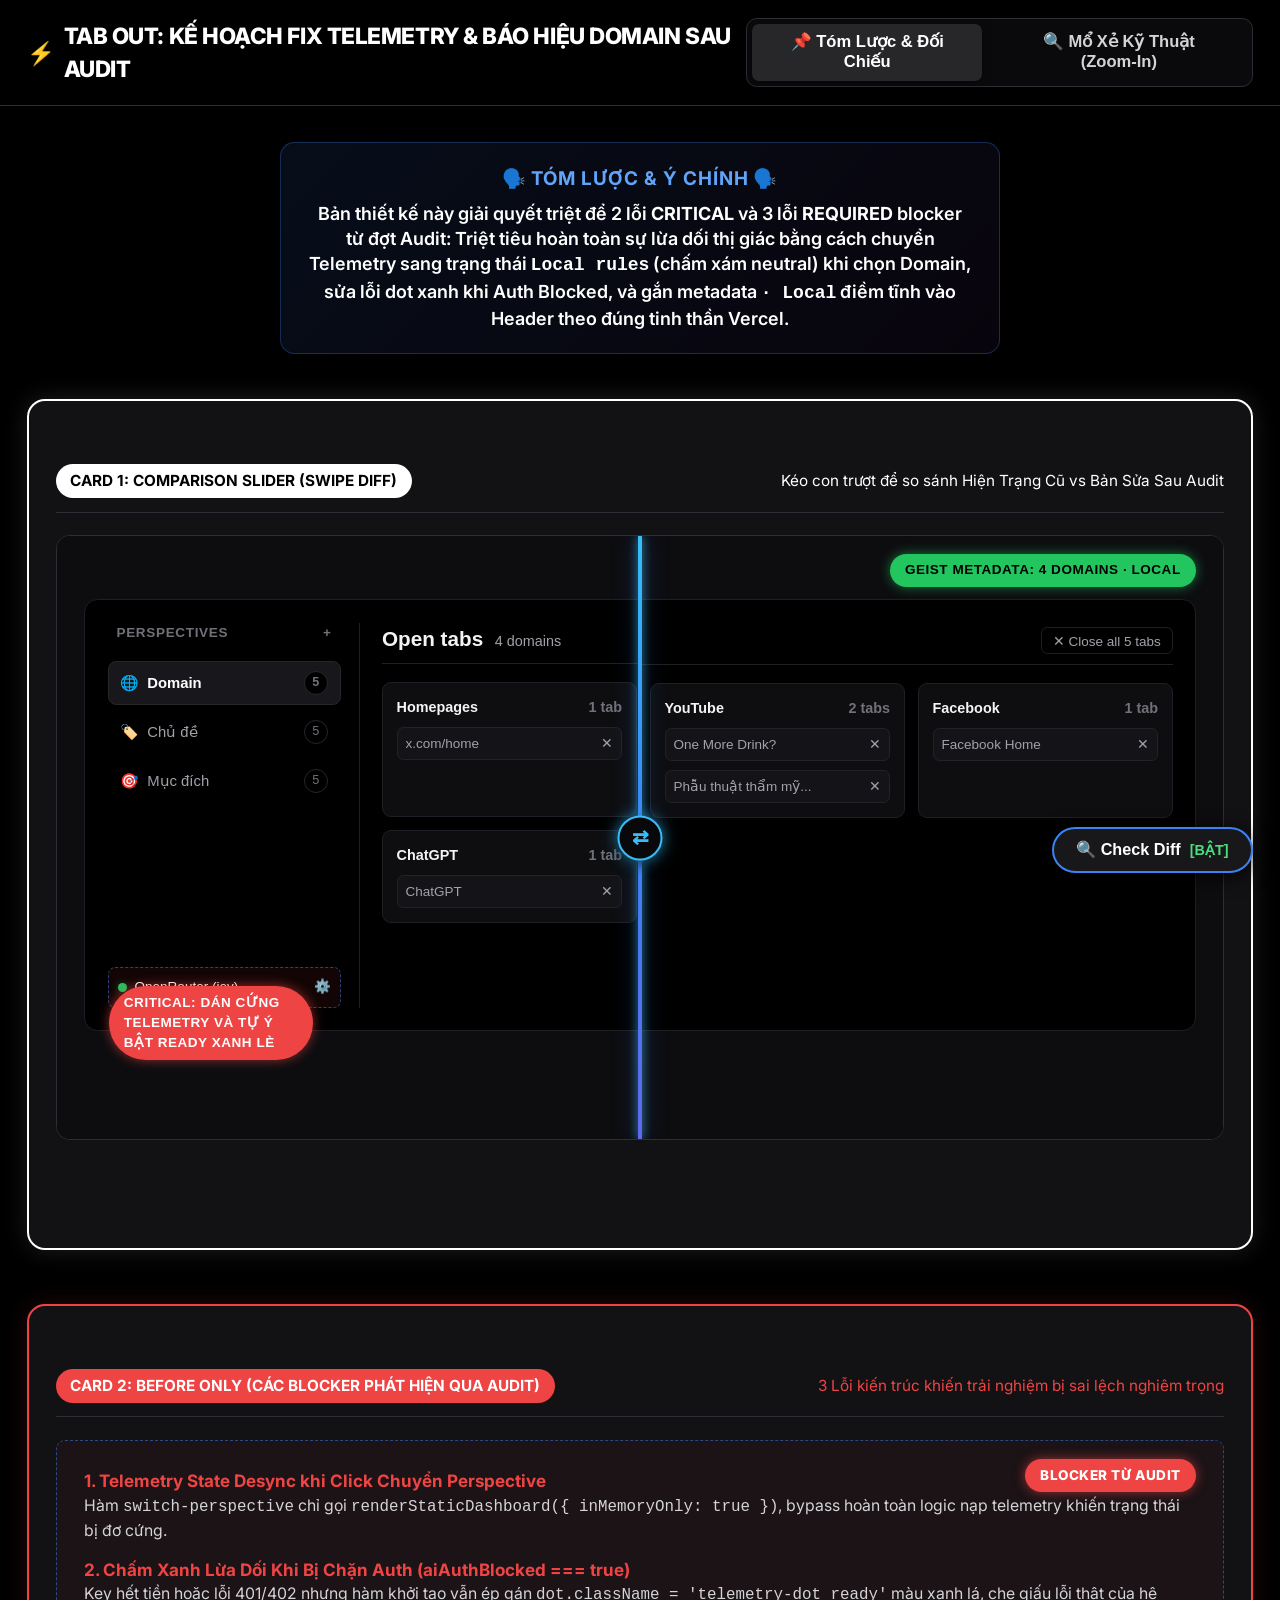
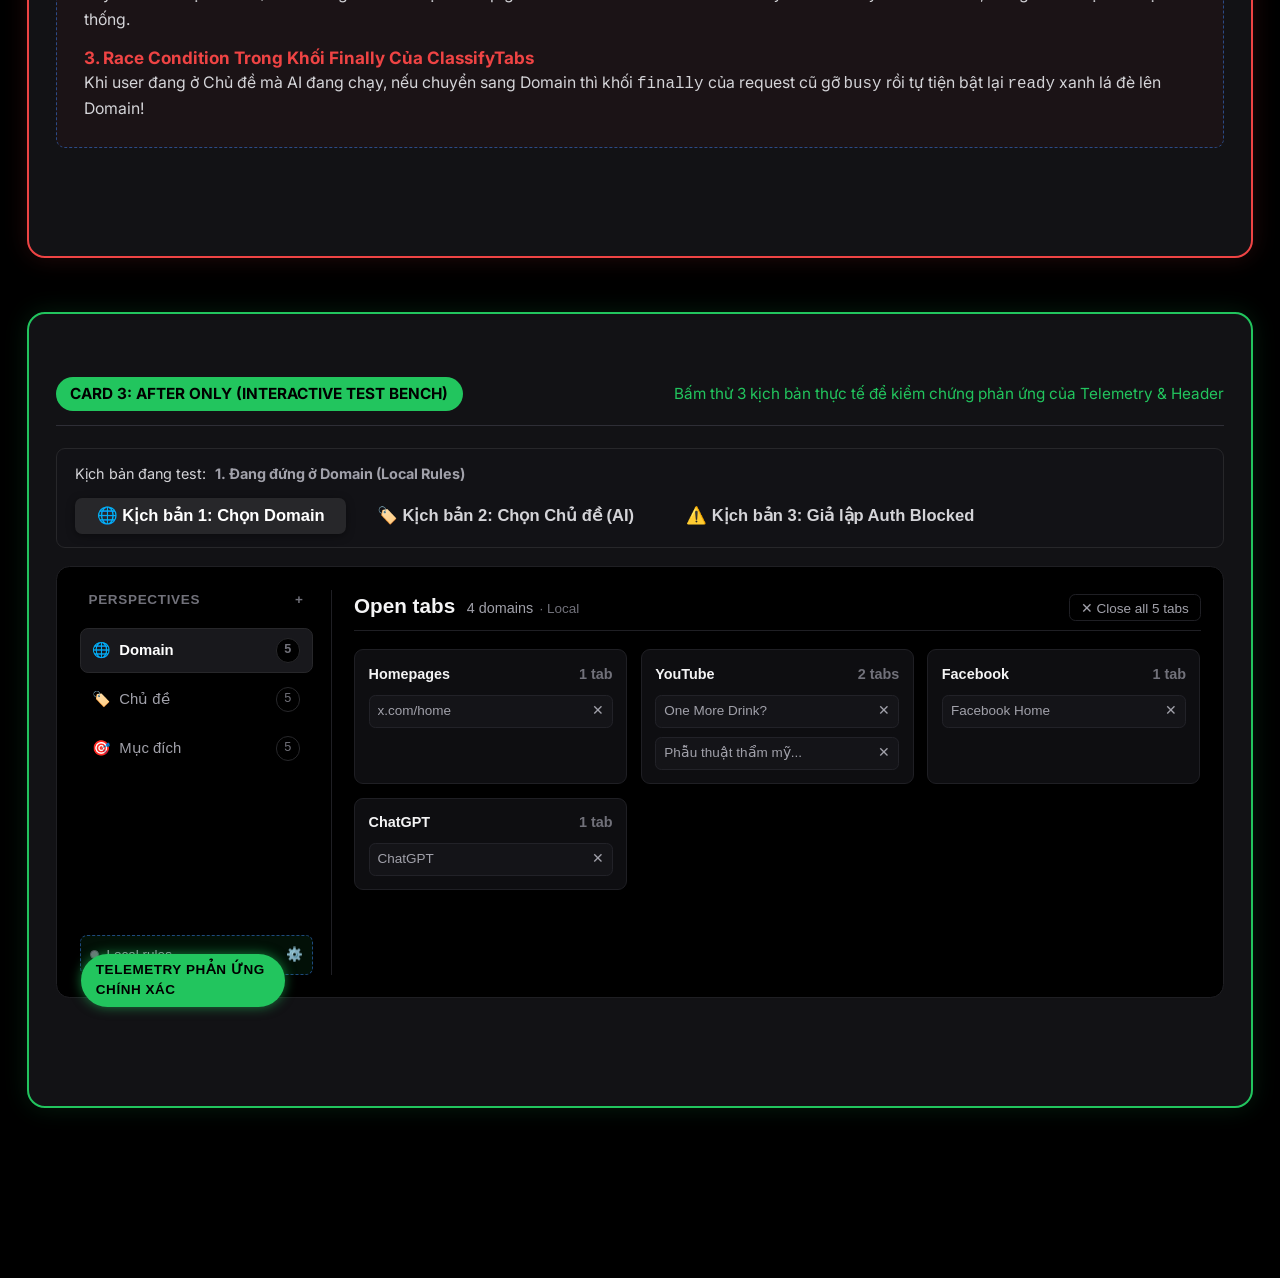
<file: html-visual/audit-ke-hoach-telemetry-domain-24-09-2026.html>
<!DOCTYPE html>
<html lang="vi">
<head>
  <meta charset="UTF-8">
  <meta name="viewport" content="width=device-width, initial-scale=1.0">
  <title>Bản Thiết Kế Kỹ Thuật: Đồng Bộ Telemetry & Báo Hiệu Domain Chuẩn Vercel</title>
  <link rel="stylesheet" href="./visual-core.css">

  <style>
    /* CSS Tùy biến Cockpit Tab Out chuẩn Vercel Dark Theme */
    :root {
      --mock-bg: #000000;
      --mock-surface: #0a0a0c;
      --mock-card: #0e0e11;
      --mock-card-border: #1f1f24;
      --mock-hover: #18181d;
      --mock-text-pri: #f4f4f5;
      --mock-text-sec: #a1a1aa;
      --mock-text-ter: #71717a;
      --mock-accent-green: #22c55e;
      --mock-accent-blue: #38bdf8;
      --mock-accent-purple: #c084fc;
      --mock-accent-amber: #f59e0b;
      --mock-accent-red: #ef4444;
    }

    .cockpit-canvas {
      background: var(--mock-bg);
      border: 1px solid #1f1f23;
      border-radius: 0.75rem;
      padding: 1.25rem;
      font-family: -apple-system, BlinkMacSystemFont, "Segoe UI", Roboto, sans-serif;
      color: var(--mock-text-pri);
      width: 100%;
      box-sizing: border-box;
      display: grid;
      grid-template-columns: 14rem 1fr;
      gap: 1.25rem;
      min-height: 24rem;
    }

    /* SIDEBAR MOCK */
    .mock-sidebar {
      border-right: 1px solid var(--mock-card-border);
      padding-right: 1rem;
      display: flex;
      flex-direction: column;
      justify-content: space-between;
    }

    .mock-sidebar-top {
      display: flex;
      flex-direction: column;
      gap: 0.5rem;
    }

    .mock-sidebar-header {
      display: flex;
      justify-content: space-between;
      align-items: center;
      padding: 0 0.5rem 0.5rem;
      font-size: 0.75rem;
      font-weight: 700;
      letter-spacing: 0.05em;
      color: var(--mock-text-ter);
      text-transform: uppercase;
    }

    .mock-perspective-list {
      display: flex;
      flex-direction: column;
      gap: 0.25rem;
    }

    .mock-p-item {
      display: flex;
      align-items: center;
      justify-content: space-between;
      padding: 0.5rem 0.65rem;
      border-radius: 0.45rem;
      font-size: 0.825rem;
      color: var(--mock-text-sec);
      cursor: pointer;
      border: 1px solid transparent;
      transition: all 0.15s ease;
      user-select: none;
    }

    .mock-p-item:hover {
      background: var(--mock-hover);
      color: var(--mock-text-pri);
    }

    .mock-p-item.active {
      background: #18181c;
      color: #ffffff;
      font-weight: 600;
      border-color: #27272a;
    }

    .mock-p-left {
      display: flex;
      align-items: center;
      gap: 0.5rem;
      min-width: 0;
    }

    .mock-p-icon {
      width: 1rem;
      height: 1rem;
      display: inline-flex;
      align-items: center;
      justify-content: center;
      flex-shrink: 0;
    }

    .mock-p-count {
      font-size: 0.7rem;
      background: #000000;
      border: 1px solid #27272a;
      border-radius: 9999px;
      padding: 0.1rem 0.4rem;
      color: var(--mock-text-ter);
      font-family: monospace;
    }

    /* TELEMETRY FOOTER */
    .mock-telemetry-box {
      margin-top: 1.5rem;
      padding-top: 0.75rem;
      border-top: 1px solid var(--mock-card-border);
      display: flex;
      align-items: center;
      justify-content: space-between;
      font-size: 0.75rem;
    }

    .mock-telemetry-left {
      display: flex;
      align-items: center;
      gap: 0.45rem;
    }

    .mock-telemetry-dot {
      width: 0.5rem;
      height: 0.5rem;
      border-radius: 9999px;
      flex-shrink: 0;
    }

    .mock-telemetry-dot.ready {
      background: var(--mock-accent-green);
      box-shadow: 0 0 8px rgba(34, 197, 94, 0.4);
    }

    .mock-telemetry-dot.local {
      background: var(--mock-text-ter);
      border: 1px solid #52525b;
      box-shadow: none;
    }

    .mock-telemetry-dot.auth-blocked {
      background: var(--mock-accent-red);
      box-shadow: 0 0 8px rgba(239, 68, 68, 0.5);
    }

    .mock-gear-btn {
      color: var(--mock-text-ter);
      cursor: pointer;
    }

    /* MAIN VIEW MOCK */
    .mock-main-view {
      display: flex;
      flex-direction: column;
      gap: 1rem;
      min-width: 0;
    }

    .mock-view-header {
      display: flex;
      justify-content: space-between;
      align-items: baseline;
      padding-bottom: 0.5rem;
      border-bottom: 1px solid var(--mock-card-border);
    }

    .mock-view-title-group {
      display: flex;
      align-items: baseline;
      gap: 0.65rem;
    }

    .mock-view-title {
      font-size: 1.15rem;
      font-weight: 700;
      color: var(--mock-text-pri);
    }

    .mock-view-sub {
      font-size: 0.8rem;
      color: var(--mock-text-sec);
      display: inline-flex;
      align-items: baseline;
      gap: 0.35rem;
      font-variant-numeric: tabular-nums;
    }

    .mock-metadata-quiet {
      color: var(--mock-text-ter);
      font-size: 0.75rem;
    }

    .mock-close-all-btn {
      background: transparent;
      border: 1px solid var(--mock-card-border);
      border-radius: 0.35rem;
      color: var(--mock-text-sec);
      font-size: 0.75rem;
      padding: 0.25rem 0.6rem;
      cursor: pointer;
    }

    /* CARDS */
    .mock-cards-layout {
      display: grid;
      grid-template-columns: repeat(auto-fill, minmax(13rem, 1fr));
      gap: 0.75rem;
    }

    .mock-m-card {
      background: var(--mock-card);
      border: 1px solid var(--mock-card-border);
      border-radius: 0.5rem;
      padding: 0.75rem;
      display: flex;
      flex-direction: column;
      gap: 0.5rem;
    }

    .mock-m-head {
      display: flex;
      justify-content: space-between;
      font-size: 0.8rem;
      font-weight: 600;
    }

    .mock-chip {
      background: #141418;
      border: 1px solid #222228;
      border-radius: 0.35rem;
      padding: 0.3rem 0.45rem;
      font-size: 0.75rem;
      display: flex;
      align-items: center;
      justify-content: space-between;
      color: var(--mock-text-sec);
    }

    .mock-chip-title {
      overflow: hidden;
      text-overflow: ellipsis;
      white-space: nowrap;
      max-width: 9rem;
    }

    /* INTERACTIVE CONTROLS BAR */
    .mock-interactive-bar {
      display: flex;
      align-items: center;
      justify-content: space-between;
      background: #121216;
      border: 1px solid #27272a;
      border-radius: 0.5rem;
      padding: 0.75rem 1rem;
      margin-bottom: 1rem;
      flex-wrap: wrap;
      gap: 0.75rem;
    }

    .mock-interactive-actions {
      display: flex;
      gap: 0.5rem;
      align-items: center;
    }

    .interactive-badge-status {
      font-size: 0.8rem;
      color: var(--text-sub);
      display: flex;
      align-items: center;
      gap: 0.5rem;
    }
  </style>
</head>
<body>

  <!-- 1. STICKY TOPBAR -->
  <header class="nav-header">
    <div class="brand-title"><span>⚡</span> TAB OUT: KẾ HOẠCH FIX TELEMETRY & BÁO HIỆU DOMAIN SAU AUDIT</div>
    <nav class="tab-group" role="tablist">
      <button class="tab-btn active" role="tab" aria-selected="true" onclick="switchTab('summarize', this)">📌 Tóm Lược &amp; Đối Chiếu</button>
      <button class="tab-btn" role="tab" aria-selected="false" onclick="switchTab('explain', this)">🔍 Mổ Xẻ Kỹ Thuật (Zoom-In)</button>
    </nav>
  </header>

  <div class="container">
    <!-- =================================================================
         TAB 1: TÓM LƯỢC (DEFAULT) - CHUẨN 3 CARDS THỊ GIÁC
         ================================================================= -->
    <main id="tab-summarize" class="tab-pane active" role="tabpanel">
      <section class="callout">
        <h2>🗣️ TÓM LƯỢC &amp; Ý CHÍNH 🗣️</h2>
        <p>Bản thiết kế này giải quyết triệt để 2 lỗi <strong>CRITICAL</strong> và 3 lỗi <strong>REQUIRED</strong> blocker từ đợt Audit: Triệt tiêu hoàn toàn sự lừa dối thị giác bằng cách chuyển Telemetry sang trạng thái <code>Local rules</code> (chấm xám neutral) khi chọn Domain, sửa lỗi dot xanh khi Auth Blocked, và gắn metadata <code>· Local</code> điềm tĩnh vào Header theo đúng tinh thần Vercel.</p>
      </section>

      <!-- CARD 1: COMPARISON SLIDER (Swipe Diff) -->
      <article class="card-wrapper card-slider">
        <div class="card-header-bar">
          <span class="card-badge badge-white">CARD 1: COMPARISON SLIDER (SWIPE DIFF)</span>
          <span style="font-size: 0.85rem; color: var(--text-main);">Kéo con trượt để so sánh Hiện Trạng Cũ vs Bản Sửa Sau Audit</span>
        </div>
        <div class="slider-viewport">
          <!-- LAYER BEFORE (HIỆN TRẠNG LỖI CŨ ĐƯỢC AUDIT BÓC RA) -->
          <div class="slider-layer slider-before">
            <div class="cockpit-canvas">
              <!-- Sidebar cũ -->
              <div class="mock-sidebar">
                <div class="mock-sidebar-top">
                  <div class="mock-sidebar-header">
                    <span>Perspectives</span>
                    <span>+</span>
                  </div>
                  <div class="mock-perspective-list">
                    <div class="mock-p-item active">
                      <div class="mock-p-left">
                        <span class="mock-p-icon">🌐</span>
                        <span>Domain</span>
                      </div>
                      <span class="mock-p-count">5</span>
                    </div>
                    <div class="mock-p-item">
                      <div class="mock-p-left">
                        <span class="mock-p-icon">🏷️</span>
                        <span>Chủ đề</span>
                      </div>
                      <span class="mock-p-count">5</span>
                    </div>
                    <div class="mock-p-item">
                      <div class="mock-p-left">
                        <span class="mock-p-icon">🎯</span>
                        <span>Mục đích</span>
                      </div>
                      <span class="mock-p-count">5</span>
                    </div>
                  </div>
                </div>

                <!-- Telemetry cũ: Bị dán cứng toàn cục, xanh lè dù ở Domain hoặc key hỏng! -->
                <div class="diff-highlight" data-diff="annotation" style="position: relative; padding: 0.5rem; border-radius: 0.4rem; background: rgba(239, 68, 68, 0.08);">
                  <span class="mock-annotation red">CRITICAL: DÁN CỨNG TELEMETRY VÀ TỰ Ý BẬT READY XANH LÈ</span>
                  <div class="mock-telemetry-box" style="margin-top: 0; padding-top: 0; border-top: none;">
                    <div class="mock-telemetry-left">
                      <span class="mock-telemetry-dot ready"></span>
                      <span style="font-weight: 500; color: #ffffff;">OpenRouter (jev)</span>
                    </div>
                    <span class="mock-gear-btn">⚙️</span>
                  </div>
                </div>
              </div>

              <!-- Main content cũ -->
              <div class="mock-main-view">
                <div class="mock-view-header">
                  <div class="mock-view-title-group">
                    <span class="mock-view-title">Open tabs</span>
                    <span class="mock-view-sub">4 domains</span>
                  </div>
                  <button type="button" class="mock-close-all-btn">✕ Close all 5 tabs</button>
                </div>
                <div class="mock-cards-layout">
                  <div class="mock-m-card">
                    <div class="mock-m-head"><span>Homepages</span> <span style="color:var(--mock-text-ter)">1 tab</span></div>
                    <div class="mock-chip"><span class="mock-chip-title">x.com/home</span><span>✕</span></div>
                  </div>
                  <div class="mock-m-card">
                    <div class="mock-m-head"><span>YouTube</span> <span style="color:var(--mock-text-ter)">2 tabs</span></div>
                    <div class="mock-chip"><span class="mock-chip-title">One More Drink?</span><span>✕</span></div>
                    <div class="mock-chip"><span class="mock-chip-title">Phẫu thuật thẩm mỹ...</span><span>✕</span></div>
                  </div>
                  <div class="mock-m-card">
                    <div class="mock-m-head"><span>Facebook</span> <span style="color:var(--mock-text-ter)">1 tab</span></div>
                    <div class="mock-chip"><span class="mock-chip-title">Facebook Home</span><span>✕</span></div>
                  </div>
                  <div class="mock-m-card">
                    <div class="mock-m-head"><span>ChatGPT</span> <span style="color:var(--mock-text-ter)">1 tab</span></div>
                    <div class="mock-chip"><span class="mock-chip-title">ChatGPT</span><span>✕</span></div>
                  </div>
                </div>
              </div>
            </div>
          </div>

          <!-- LAYER AFTER (GIẢI PHÁP CHUẨN ĐÃ THỐNG NHẤT QUA AUDIT) -->
          <div class="slider-layer slider-after">
            <div class="cockpit-canvas">
              <!-- Sidebar mới -->
              <div class="mock-sidebar">
                <div class="mock-sidebar-top">
                  <div class="mock-sidebar-header">
                    <span>Perspectives</span>
                    <span>+</span>
                  </div>
                  <div class="mock-perspective-list">
                    <!-- Domain: Giữ nguyên icon globe sạch sẽ, title a11y đầy đủ -->
                    <div class="mock-p-item active" title="Domain: Gom nhóm theo tên miền cục bộ (0ms, không tốn token AI)">
                      <div class="mock-p-left">
                        <span class="mock-p-icon">🌐</span>
                        <span>Domain</span>
                      </div>
                      <span class="mock-p-count">5</span>
                    </div>

                    <div class="mock-p-item">
                      <div class="mock-p-left">
                        <span class="mock-p-icon">🏷️</span>
                        <span>Chủ đề</span>
                      </div>
                      <span class="mock-p-count">5</span>
                    </div>

                    <div class="mock-p-item">
                      <div class="mock-p-left">
                        <span class="mock-p-icon">🎯</span>
                        <span>Mục đích</span>
                      </div>
                      <span class="mock-p-count">5</span>
                    </div>
                  </div>
                </div>

                <!-- Telemetry mới: Phản ánh đúng ngữ cảnh 0ms Local khi ở Domain! -->
                <div class="diff-highlight" data-diff="annotation" style="position: relative; padding: 0.5rem; border-radius: 0.4rem; background: rgba(34, 197, 94, 0.08);">
                  <span class="mock-annotation green">FIXED: ĐỒNG BỘ THEO ACTIVE PERSPECTIVE &amp; TRẠNG THÁI THỰC</span>
                  <div class="mock-telemetry-box" style="margin-top: 0; padding-top: 0; border-top: none;">
                    <div class="mock-telemetry-left" title="Gom nhóm theo hostname nội bộ — 0ms, không dùng AI">
                      <span class="mock-telemetry-dot local"></span>
                      <span style="font-weight: 500; color: var(--mock-text-sec);">Local rules</span>
                    </div>
                    <span class="mock-gear-btn" title="Cấu hình OpenRouter API key">⚙️</span>
                  </div>
                </div>
              </div>

              <!-- Main content mới: Header có metadata điềm tĩnh chuẩn Geist -->
              <div class="mock-main-view">
                <div class="mock-view-header">
                  <div class="mock-view-title-group">
                    <span class="mock-view-title">Open tabs</span>
                    <div class="diff-highlight" data-diff="annotation" style="display:inline-flex; align-items:baseline; padding: 0.1rem 0.35rem; border-radius: 0.3rem; background: rgba(34, 197, 94, 0.08);">
                      <span class="mock-annotation green">GEIST METADATA: 4 DOMAINS · LOCAL</span>
                      <span class="mock-view-sub">
                        4 domains <span class="mock-metadata-quiet">· Local</span>
                      </span>
                    </div>
                  </div>
                  <button type="button" class="mock-close-all-btn">✕ Close all 5 tabs</button>
                </div>
                <div class="mock-cards-layout">
                  <div class="mock-m-card">
                    <div class="mock-m-head"><span>Homepages</span> <span style="color:var(--mock-text-ter)">1 tab</span></div>
                    <div class="mock-chip"><span class="mock-chip-title">x.com/home</span><span>✕</span></div>
                  </div>
                  <div class="mock-m-card">
                    <div class="mock-m-head"><span>YouTube</span> <span style="color:var(--mock-text-ter)">2 tabs</span></div>
                    <div class="mock-chip"><span class="mock-chip-title">One More Drink?</span><span>✕</span></div>
                    <div class="mock-chip"><span class="mock-chip-title">Phẫu thuật thẩm mỹ...</span><span>✕</span></div>
                  </div>
                  <div class="mock-m-card">
                    <div class="mock-m-head"><span>Facebook</span> <span style="color:var(--mock-text-ter)">1 tab</span></div>
                    <div class="mock-chip"><span class="mock-chip-title">Facebook Home</span><span>✕</span></div>
                  </div>
                  <div class="mock-m-card">
                    <div class="mock-m-head"><span>ChatGPT</span> <span style="color:var(--mock-text-ter)">1 tab</span></div>
                    <div class="mock-chip"><span class="mock-chip-title">ChatGPT</span><span>✕</span></div>
                  </div>
                </div>
              </div>
            </div>
          </div>

          <!-- Slider Divider & Knob -->
          <div class="slider-divider">
            <div class="slider-knob" role="slider" aria-label="So sánh Trước và Sau" aria-valuemin="0" aria-valuemax="100" aria-valuenow="50" tabindex="0">⇄</div>
          </div>
          <input type="range" class="slider-input-range" min="0" max="100" value="50" tabindex="-1" aria-hidden="true">
        </div>
      </article>

      <!-- CARD 2: BEFORE ONLY (Tổng kết các lỗi Blocker từ Audit) -->
      <article class="card-wrapper card-before">
        <div class="card-header-bar">
          <span class="card-badge badge-red">CARD 2: BEFORE ONLY (CÁC BLOCKER PHÁT HIỆN QUA AUDIT)</span>
          <span style="font-size: 0.85rem; color: var(--accent-red);">3 Lỗi kiến trúc khiến trải nghiệm bị sai lệch nghiêm trọng</span>
        </div>
        <div class="diff-highlight" data-diff="annotation" style="position: relative; padding: 1.5rem; border-radius: 0.5rem; background: rgba(239, 68, 68, 0.04);">
          <span class="mock-annotation red">BLOCKER TỪ AUDIT</span>
          <div style="display: flex; flex-direction: column; gap: 0.75rem;">
            <div>
              <div style="font-size: 0.95rem; font-weight: 700; color: var(--accent-red);">1. Telemetry State Desync khi Click Chuyển Perspective</div>
              <p style="font-size: 0.88rem; color: var(--text-sub); line-height: 1.5;">Hàm <code>switch-perspective</code> chỉ gọi <code>renderStaticDashboard({ inMemoryOnly: true })</code>, bypass hoàn toàn logic nạp telemetry khiến trạng thái bị đơ cứng.</p>
            </div>
            <div>
              <div style="font-size: 0.95rem; font-weight: 700; color: var(--accent-red);">2. Chấm Xanh Lừa Dối Khi Bị Chặn Auth (aiAuthBlocked === true)</div>
              <p style="font-size: 0.88rem; color: var(--text-sub); line-height: 1.5;">Key hết tiền hoặc lỗi 401/402 nhưng hàm khởi tạo vẫn ép gán <code>dot.className = 'telemetry-dot ready'</code> màu xanh lá, che giấu lỗi thật của hệ thống.</p>
            </div>
            <div>
              <div style="font-size: 0.95rem; font-weight: 700; color: var(--accent-red);">3. Race Condition Trong Khối Finally Của ClassifyTabs</div>
              <p style="font-size: 0.88rem; color: var(--text-sub); line-height: 1.5;">Khi user đang ở Chủ đề mà AI đang chạy, nếu chuyển sang Domain thì khối <code>finally</code> của request cũ gỡ <code>busy</code> rồi tự tiện bật lại <code>ready</code> xanh lá đè lên Domain!</p>
            </div>
          </div>
        </div>
      </article>

      <!-- CARD 3: AFTER ONLY (INTERACTIVE DEMO TEST 3 TRẠNG THÁI) -->
      <article class="card-wrapper card-after">
        <div class="card-header-bar">
          <span class="card-badge badge-green">CARD 3: AFTER ONLY (INTERACTIVE TEST BENCH)</span>
          <span style="font-size: 0.85rem; color: var(--accent-green);">Bấm thử 3 kịch bản thực tế để kiểm chứng phản ứng của Telemetry &amp; Header</span>
        </div>

        <div class="mock-interactive-bar">
          <div class="interactive-badge-status">
            <span>Kịch bản đang test:</span>
            <strong id="test-scenario-name" style="color: var(--mock-text-sec);">1. Đang đứng ở Domain (Local Rules)</strong>
          </div>
          <div class="mock-interactive-actions">
            <button type="button" class="tab-btn active" id="btn-test-domain" onclick="runScenario('domain')">
              🌐 Kịch bản 1: Chọn Domain
            </button>
            <button type="button" class="tab-btn" id="btn-test-topic" onclick="runScenario('topic')">
              🏷️ Kịch bản 2: Chọn Chủ đề (AI)
            </button>
            <button type="button" class="tab-btn" id="btn-test-blocked" onclick="runScenario('blocked')">
              ⚠️ Kịch bản 3: Giả lập Auth Blocked
            </button>
          </div>
        </div>

        <!-- Cockpit Live Test Canvas -->
        <div class="cockpit-canvas">
          <!-- Sidebar -->
          <div class="mock-sidebar">
            <div class="mock-sidebar-top">
              <div class="mock-sidebar-header">
                <span>Perspectives</span>
                <span>+</span>
              </div>
              <div class="mock-perspective-list">
                <div class="mock-p-item active" id="scenario-p-domain" onclick="runScenario('domain')">
                  <div class="mock-p-left">
                    <span class="mock-p-icon">🌐</span>
                    <span>Domain</span>
                  </div>
                  <span class="mock-p-count">5</span>
                </div>
                <div class="mock-p-item" id="scenario-p-topic" onclick="runScenario('topic')">
                  <div class="mock-p-left">
                    <span class="mock-p-icon">🏷️</span>
                    <span>Chủ đề</span>
                  </div>
                  <span class="mock-p-count">5</span>
                </div>
                <div class="mock-p-item" id="scenario-p-purpose" onclick="runScenario('topic')">
                  <div class="mock-p-left">
                    <span class="mock-p-icon">🎯</span>
                    <span>Mục đích</span>
                  </div>
                  <span class="mock-p-count">5</span>
                </div>
              </div>
            </div>

            <!-- Dynamic Telemetry Box -->
            <div class="diff-highlight" data-diff="annotation" style="position: relative; padding: 0.5rem; border-radius: 0.4rem; background: rgba(34, 197, 94, 0.08);">
              <span class="mock-annotation green">TELEMETRY PHẢN ỨNG CHÍNH XÁC</span>
              <div class="mock-telemetry-box" style="margin-top: 0; padding-top: 0; border-top: none;">
                <div class="mock-telemetry-left" id="scenario-telemetry-container">
                  <span class="mock-telemetry-dot local" id="scenario-dot"></span>
                  <span id="scenario-label" style="font-weight: 500; color: var(--mock-text-sec);">Local rules</span>
                </div>
                <span class="mock-gear-btn" title="Cấu hình API Key">⚙️</span>
              </div>
            </div>
          </div>

          <!-- Main View -->
          <div class="mock-main-view">
            <div class="mock-view-header">
              <div class="mock-view-title-group">
                <span class="mock-view-title" id="scenario-view-title">Open tabs</span>
                <span class="mock-view-sub" id="scenario-view-sub">
                  4 domains <span class="mock-metadata-quiet">· Local</span>
                </span>
              </div>
              <button type="button" class="mock-close-all-btn">✕ Close all 5 tabs</button>
            </div>

            <!-- Cards Layout -->
            <div class="mock-cards-layout">
              <div class="mock-m-card">
                <div class="mock-m-head"><span id="scenario-card1">Homepages</span> <span style="color:var(--mock-text-ter)">1 tab</span></div>
                <div class="mock-chip"><span class="mock-chip-title">x.com/home</span><span>✕</span></div>
              </div>
              <div class="mock-m-card">
                <div class="mock-m-head"><span id="scenario-card2">YouTube</span> <span style="color:var(--mock-text-ter)">2 tabs</span></div>
                <div class="mock-chip"><span class="mock-chip-title">One More Drink?</span><span>✕</span></div>
                <div class="mock-chip"><span class="mock-chip-title">Phẫu thuật thẩm mỹ...</span><span>✕</span></div>
              </div>
              <div class="mock-m-card">
                <div class="mock-m-head"><span id="scenario-card3">Facebook</span> <span style="color:var(--mock-text-ter)">1 tab</span></div>
                <div class="mock-chip"><span class="mock-chip-title">Facebook Home</span><span>✕</span></div>
              </div>
              <div class="mock-m-card">
                <div class="mock-m-head"><span id="scenario-card4">ChatGPT</span> <span style="color:var(--mock-text-ter)">1 tab</span></div>
                <div class="mock-chip"><span class="mock-chip-title">ChatGPT</span><span>✕</span></div>
              </div>
            </div>
          </div>
        </div>
      </article>
    </main>

    <!-- =================================================================
         TAB 2: GIẢI THÍCH CHI TIẾT (4 TẦNG ZOOM-IN 2 CỘT)
         ================================================================= -->
    <section id="tab-explain" class="tab-pane" role="tabpanel" style="display: none;">

      <!-- TẦNG 1: VĨ MÔ -->
      <section class="explain-section">
        <div class="explain-layout">
          <div class="explain-text-col">
            <div class="zoom-tier-badge">TẦNG 1/4 • VĨ MÔ</div>
            <h3>📁 1. Ranh Giới Files Đụng Chạm</h3>
            <p>Tuyệt đối không đẻ thêm thư viện, không tạo file mới trong extension, bám sát triết lý Ponytail.</p>
            <div class="meta-tag-group">
              <span class="meta-tag green">Zero Bloat</span>
              <span class="meta-tag blue">Native Code</span>
            </div>
          </div>

          <div class="code-container">
            <div class="code-topbar">
              <div class="code-topbar-left">
                <span class="code-dot green"></span>
                <span style="font-size: 0.78rem; font-weight: 700; color: #e4e4e7;">📁 extension/</span>
              </div>
              <div class="code-actions">
                <span class="diff-stat"><span class="stat-add">+28</span> <span class="stat-del">-8</span></span>
                <span class="code-lang-badge"><span class="lang-dot structure"></span> STRUCTURE</span>
              </div>
            </div>
            <div class="code-body">
              <div class="c-line"><span class="c-sign"></span><span class="c-text"><span class="tg">├── </span>📁 <span class="prop">extension</span>/</span></div>
              <div class="c-line add"><span class="c-sign">+</span><span class="c-text">  <span class="tg">├── </span>📄 <span class="prop">app.js</span>      <span class="c-comment"># Viết hàm updatePerspectiveTelemetry(), hook vào render &amp; switch</span></span></div>
              <div class="c-line add"><span class="c-sign">+</span><span class="c-text">  <span class="tg">├── </span>📄 <span class="prop">style.css</span>    <span class="c-comment"># Bổ sung class .telemetry-dot.local &amp; .telemetry-dot.blocked</span></span></div>
              <div class="c-line"><span class="c-sign"></span><span class="c-text">  <span class="tg">└── </span>📄 <span class="prop">index.html</span>   <span class="c-comment"># Giữ nguyên cấu trúc semantic sạch sẽ</span></span></div>
            </div>
          </div>
        </div>
      </section>

      <!-- TẦNG 2: GIAO DIỆN & VERCEL TOKEN -->
      <section class="explain-section">
        <div class="explain-layout">
          <div class="explain-text-col">
            <div class="zoom-tier-badge">TẦNG 2/4 • GIAO DIỆN</div>
            <h3>🧩 2. Quy Chuẩn Token CSS Chuẩn Vercel</h3>
            <p>Tránh xa màu mè lòe loẹt. Dùng đúng token <code>--vbg-*</code> được định nghĩa trong <code>DESIGN.md</code>:</p>
            <div class="meta-tag-group">
              <span class="meta-tag blue">Monochrome</span>
              <span class="meta-tag green">Geist Tabular</span>
            </div>
          </div>

          <div class="code-container">
            <div class="code-topbar">
              <div class="code-topbar-left">
                <span class="code-dot yellow"></span>
                <span style="font-size: 0.78rem; font-weight: 700; color: #e4e4e7;">📄 extension/style.css</span>
              </div>
              <div class="code-actions">
                <span class="code-lang-badge"><span class="lang-dot css"></span> CSS</span>
                <button class="btn-copy-code" type="button" onclick="copyCodeBlock(this)">Sao chép</button>
              </div>
            </div>
            <div class="code-body">
              <div class="c-line add"><span class="c-sign">+</span><span class="c-text"><span class="tag">.telemetry-dot.local</span> <span class="punc">{</span></span></div>
              <div class="c-line add"><span class="c-sign">+</span><span class="c-text">  <span class="prop">background</span>: <span class="kwd">transparent</span>;</span></div>
              <div class="c-line add"><span class="c-sign">+</span><span class="c-text">  <span class="prop">border</span>: <span class="num">1.5px</span> <span class="kwd">solid</span> <span class="fn">var</span>(<span class="str">--vbg-text-tertiary</span>, #71717a);</span><span class="c-comment"># Ring rỗng tinh tế</span></div>
              <div class="c-line add"><span class="c-sign">+</span><span class="c-text">  <span class="prop">box-shadow</span>: <span class="kwd">none</span>;</span></div>
              <div class="c-line add"><span class="c-sign">+</span><span class="c-text"><span class="punc">}</span></span></div>
              <div class="c-line add"><span class="c-sign">+</span><span class="c-text"><span class="tag">.telemetry-dot.auth-blocked</span> <span class="punc">{</span></span></div>
              <div class="c-line add"><span class="c-sign">+</span><span class="c-text">  <span class="prop">background</span>: <span class="fn">var</span>(<span class="str">--vbg-color-error</span>, #ef4444);</span><span class="c-comment"># Báo đỏ chuẩn khi hết tiền</span></div>
              <div class="c-line add"><span class="c-sign">+</span><span class="c-text"><span class="punc">}</span></span></div>
            </div>
          </div>
        </div>
      </section>

      <!-- TẦNG 3: CALL TREE & KIẾN TRÚC -->
      <section class="explain-section">
        <div class="explain-layout">
          <div class="explain-text-col">
            <div class="zoom-tier-badge">TẦNG 3/4 • CALL TREE</div>
            <h3>🌲 3. Luồng Đồng Bộ Tập Trung</h3>
            <p>Gắn <code>updatePerspectiveTelemetry()</code> vào đúng 2 chốt chặn: (1) Sau khi switch tab và (2) Sau khi load settings, đồng thời dọn dẹp khối finally của classifyTabs.</p>
          </div>

          <div class="code-container">
            <div class="code-topbar">
              <div class="code-topbar-left">
                <span class="code-dot green"></span>
                <span style="font-size: 0.78rem; font-weight: 700; color: #e4e4e7;">📄 Flow in extension/app.js</span>
              </div>
              <div class="code-actions">
                <span class="code-lang-badge"><span class="lang-dot flow"></span> FLOW</span>
              </div>
            </div>
            <div class="code-body">
              <div class="c-line"><span class="c-sign"></span><span class="c-text"><span class="fn">switchPerspective</span>(<span class="prop">pid</span>)</span></div>
              <div class="c-line"><span class="c-sign"></span><span class="c-text">  <span class="tg">├── </span><span class="prop">activePerspectiveId</span> = <span class="prop">pid</span>;</span></div>
              <div class="c-line"><span class="c-sign"></span><span class="c-text">  <span class="tg">├── </span><span class="kwd">await</span> <span class="fn">renderStaticDashboard</span>({ <span class="prop">inMemoryOnly</span>: <span class="kwd">true</span> });</span></div>
              <div class="c-line add"><span class="c-sign">+</span><span class="c-text">  <span class="tg">└── </span><span class="fn">updatePerspectiveTelemetry</span>(); <span class="c-comment"># Bịt dứt điểm State Desync!</span></span></div>
              <div class="c-line"><span class="c-sign"></span><span class="c-text"></span></div>
              <div class="c-line"><span class="c-sign"></span><span class="c-text"><span class="fn">classifyTabs</span>().<span class="kwd">finally</span>()</span></div>
              <div class="c-line del"><span class="c-sign">-</span><span class="c-text">  <span class="tg">├── </span><span class="prop">d</span>.<span class="prop">classList</span>.<span class="fn">add</span>(<span class="str">'ready'</span>); <span class="c-comment"># Lỗi cũ: Gây race condition ghi đè dot</span></span></div>
              <div class="c-line add"><span class="c-sign">+</span><span class="c-text">  <span class="tg">└── </span><span class="fn">updatePerspectiveTelemetry</span>(); <span class="c-comment"># Tự check activePerspectiveId chuẩn chỉ</span></span></div>
            </div>
          </div>
        </div>
      </section>

      <!-- TẦNG 4: LOGIC TRIỂN KHAI THỰC TẾ -->
      <section class="explain-section">
        <div class="explain-layout">
          <div class="explain-text-col">
            <div class="zoom-tier-badge">TẦNG 4/4 • LOGIC</div>
            <h3>⚙️ 4. Code Hàm updatePerspectiveTelemetry() Hoàn Chỉnh</h3>
            <p>Hàm duy nhất đảm bảo tính toán vẹn cho telemetry, an toàn cả trong môi trường test/headless.</p>
            <div class="meta-tag-group">
              <span class="meta-tag green">Production Ready</span>
              <span class="meta-tag blue">Strict Null Check</span>
            </div>
          </div>

          <div class="code-container">
            <div class="code-topbar">
              <div class="code-topbar-left">
                <span class="code-dot green"></span>
                <span style="font-size: 0.78rem; font-weight: 700; color: #e4e4e7;">📄 updatePerspectiveTelemetry implementation</span>
              </div>
              <div class="code-actions">
                <span class="code-lang-badge"><span class="lang-dot js"></span> JS</span>
                <button class="btn-copy-code" type="button" onclick="copyCodeBlock(this)">Sao chép</button>
              </div>
            </div>
            <div class="code-body">
              <div class="c-line"><span class="c-sign"></span><span class="c-text"><span class="kwd">function</span> <span class="fn">updatePerspectiveTelemetry</span>() {</span></div>
              <div class="c-line"><span class="c-sign"></span><span class="c-text">  <span class="kwd">if</span> (<span class="kwd">typeof</span> <span class="prop">document</span> === <span class="str">'undefined'</span> || !<span class="prop">document</span>.<span class="prop">querySelector</span>) <span class="kwd">return</span>;</span></div>
              <div class="c-line"><span class="c-sign"></span><span class="c-text">  <span class="kwd">const</span> <span class="prop">dot</span> = <span class="prop">document</span>.<span class="fn">querySelector</span>(<span class="str">'.telemetry-dot'</span>);</span></div>
              <div class="c-line"><span class="c-sign"></span><span class="c-text">  <span class="kwd">const</span> <span class="prop">aiLabel</span> = <span class="prop">document</span>.<span class="fn">querySelector</span>(<span class="str">'.telemetry-label'</span>);</span></div>
              <div class="c-line"><span class="c-sign"></span><span class="c-text">  <span class="kwd">const</span> <span class="prop">container</span> = <span class="prop">document</span>.<span class="fn">getElementById</span>(<span class="str">'telemetryAiStatus'</span>);</span></div>
              <div class="c-line"><span class="c-sign"></span><span class="c-text">  <span class="kwd">if</span> (!<span class="prop">dot</span> || !<span class="prop">aiLabel</span>) <span class="kwd">return</span>;</span></div>
              <div class="c-line"><span class="c-sign"></span><span class="c-text"></span></div>
              <div class="c-line add"><span class="c-sign">+</span><span class="c-text">  <span class="kwd">if</span> (<span class="prop">activePerspectiveId</span> === <span class="str">'domain'</span>) {</span></div>
              <div class="c-line add"><span class="c-sign">+</span><span class="c-text">    <span class="prop">dot</span>.<span class="prop">className</span> = <span class="str">'telemetry-dot local'</span>;</span></div>
              <div class="c-line add"><span class="c-sign">+</span><span class="c-text">    <span class="prop">aiLabel</span>.<span class="prop">textContent</span> = <span class="str">'Local rules'</span>;</span></div>
              <div class="c-line add"><span class="c-sign">+</span><span class="c-text">    <span class="kwd">if</span> (<span class="prop">container</span>) <span class="prop">container</span>.<span class="prop">title</span> = <span class="str">'Gom nhóm theo tên miền nội bộ — 0ms, không dùng AI'</span>;</span></div>
              <div class="c-line add"><span class="c-sign">+</span><span class="c-text">  } <span class="kwd">else if</span> (<span class="prop">aiAuthBlocked</span>) {</span></div>
              <div class="c-line add"><span class="c-sign">+</span><span class="c-text">    <span class="prop">dot</span>.<span class="prop">className</span> = <span class="str">'telemetry-dot auth-blocked'</span>;</span></div>
              <div class="c-line add"><span class="c-sign">+</span><span class="c-text">    <span class="prop">aiLabel</span>.<span class="prop">textContent</span> = <span class="str">'Auth Blocked'</span>;</span></div>
              <div class="c-line add"><span class="c-sign">+</span><span class="c-text">    <span class="kwd">if</span> (<span class="prop">container</span>) <span class="prop">container</span>.<span class="prop">title</span> = <span class="str">'Lỗi xác thực OpenRouter (401/402/403) — Vui lòng kiểm tra API key'</span>;</span></div>
              <div class="c-line add"><span class="c-sign">+</span><span class="c-text">  } <span class="kwd">else</span> {</span></div>
              <div class="c-line add"><span class="c-sign">+</span><span class="c-text">    <span class="prop">dot</span>.<span class="prop">className</span> = <span class="str">'telemetry-dot ready'</span>;</span></div>
              <div class="c-line add"><span class="c-sign">+</span><span class="c-text">    <span class="prop">aiLabel</span>.<span class="prop">textContent</span> = <span class="prop">openRouterApiKey</span> ? <span class="str">'OpenRouter (Jev)'</span> : <span class="str">'Smart Local'</span>;</span></div>
              <div class="c-line add"><span class="c-sign">+</span><span class="c-text">    <span class="kwd">if</span> (<span class="prop">container</span>) <span class="prop">container</span>.<span class="prop">title</span> = <span class="str">'Trạng thái phân loại ngữ nghĩa OpenRouter'</span>;</span></div>
              <div class="c-line add"><span class="c-sign">+</span><span class="c-text">  }</span></div>
              <div class="c-line"><span class="c-sign"></span><span class="c-text">}</span></div>
            </div>
          </div>
        </div>
      </section>

    </section>
  </div>

  <!-- Nút Inspector Toggle Fixed -->
  <button id="inspector-toggle" onclick="toggleDiff()">
    <span>🔍 Check Diff</span>
    <span id="diffStatusTag">[BẬT]</span>
  </button>

  <script src="./visual-core.js"></script>

  <!-- Script điều khiển kịch bản Test Bench Card 3 -->
  <script>
    function runScenario(type) {
      const pDomain = document.getElementById('scenario-p-domain');
      const pTopic = document.getElementById('scenario-p-topic');
      const btnDomain = document.getElementById('btn-test-domain');
      const btnTopic = document.getElementById('btn-test-topic');
      const btnBlocked = document.getElementById('btn-test-blocked');

      const scenarioName = document.getElementById('test-scenario-name');
      const dot = document.getElementById('scenario-dot');
      const label = document.getElementById('scenario-label');
      const viewTitle = document.getElementById('scenario-view-title');
      const viewSub = document.getElementById('scenario-view-sub');

      const c1 = document.getElementById('scenario-card1');
      const c2 = document.getElementById('scenario-card2');
      const c3 = document.getElementById('scenario-card3');
      const c4 = document.getElementById('scenario-card4');

      pDomain.classList.remove('active');
      pTopic.classList.remove('active');
      btnDomain.classList.remove('active');
      btnTopic.classList.remove('active');
      btnBlocked.classList.remove('active');

      if (type === 'domain') {
        pDomain.classList.add('active');
        btnDomain.classList.add('active');
        scenarioName.innerHTML = '1. Đang đứng ở Domain (Local Rules)';
        scenarioName.style.color = 'var(--mock-text-sec)';

        dot.className = 'mock-telemetry-dot local';
        label.textContent = 'Local rules';
        label.style.color = 'var(--mock-text-sec)';

        viewTitle.textContent = 'Open tabs';
        viewSub.innerHTML = '4 domains <span class="mock-metadata-quiet">· Local</span>';

        c1.textContent = 'Homepages';
        c2.textContent = 'YouTube';
        c3.textContent = 'Facebook';
        c4.textContent = 'ChatGPT';

        showToast('⚡ Kịch bản 1: Ở Domain -> Telemetry hiện "Local rules", dot neutral, không tốn 1 token AI!', 'info', 2500);
      } else if (type === 'topic') {
        pTopic.classList.add('active');
        btnTopic.classList.add('active');
        scenarioName.innerHTML = '2. Đang đứng ở Chủ đề (AI Sẵn Sàng)';
        scenarioName.style.color = 'var(--mock-accent-green)';

        dot.className = 'mock-telemetry-dot ready';
        label.textContent = 'OpenRouter (jev)';
        label.style.color = '#ffffff';

        viewTitle.textContent = 'Chủ đề';
        viewSub.innerHTML = '4 of 8 categories <span class="mock-metadata-quiet">· AI</span>';

        c1.textContent = 'Mạng xã hội';
        c2.textContent = 'Giải trí / Media';
        c3.textContent = 'Mạng xã hội';
        c4.textContent = 'AI & Machine Learning';

        showToast('🟢 Kịch bản 2: Ở Chủ đề -> Telemetry bật chấm xanh OpenRouter (jev) chính xác!', 'success', 2500);
      } else if (type === 'blocked') {
        pTopic.classList.add('active');
        btnBlocked.classList.add('active');
        scenarioName.innerHTML = '3. Giả lập Auth Blocked (401/402/Hết quota)';
        scenarioName.style.color = 'var(--mock-accent-red)';

        dot.className = 'mock-telemetry-dot auth-blocked';
        label.textContent = 'Auth Blocked';
        label.style.color = 'var(--mock-accent-red)';

        viewTitle.textContent = 'Chủ đề';
        viewSub.innerHTML = '4 categories <span class="mock-metadata-quiet">· Fallback Local</span>';

        showToast('🔴 Kịch bản 3: Auth Blocked -> Telemetry báo đỏ "Auth Blocked" trung thực, không lừa dối user!', 'error', 3000);
      }
    }
  </script>
</body>
</html>
</file>
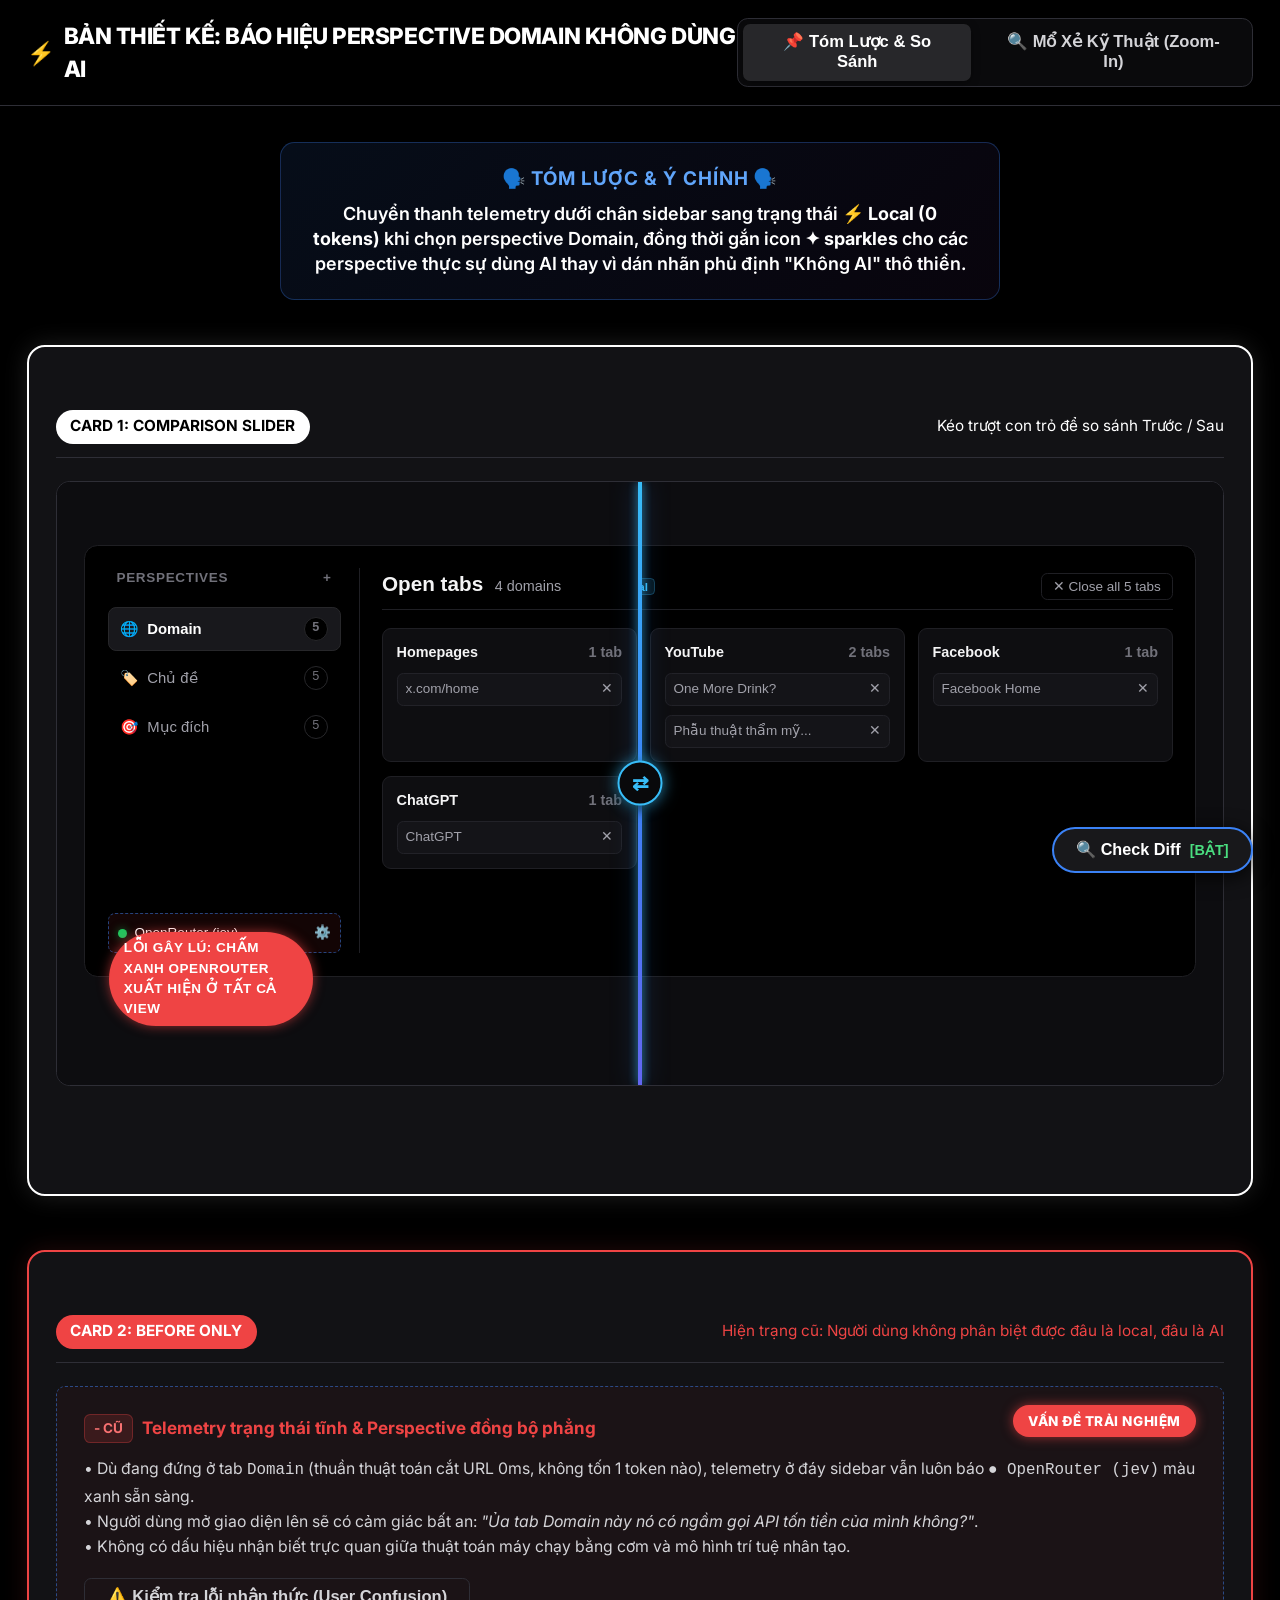
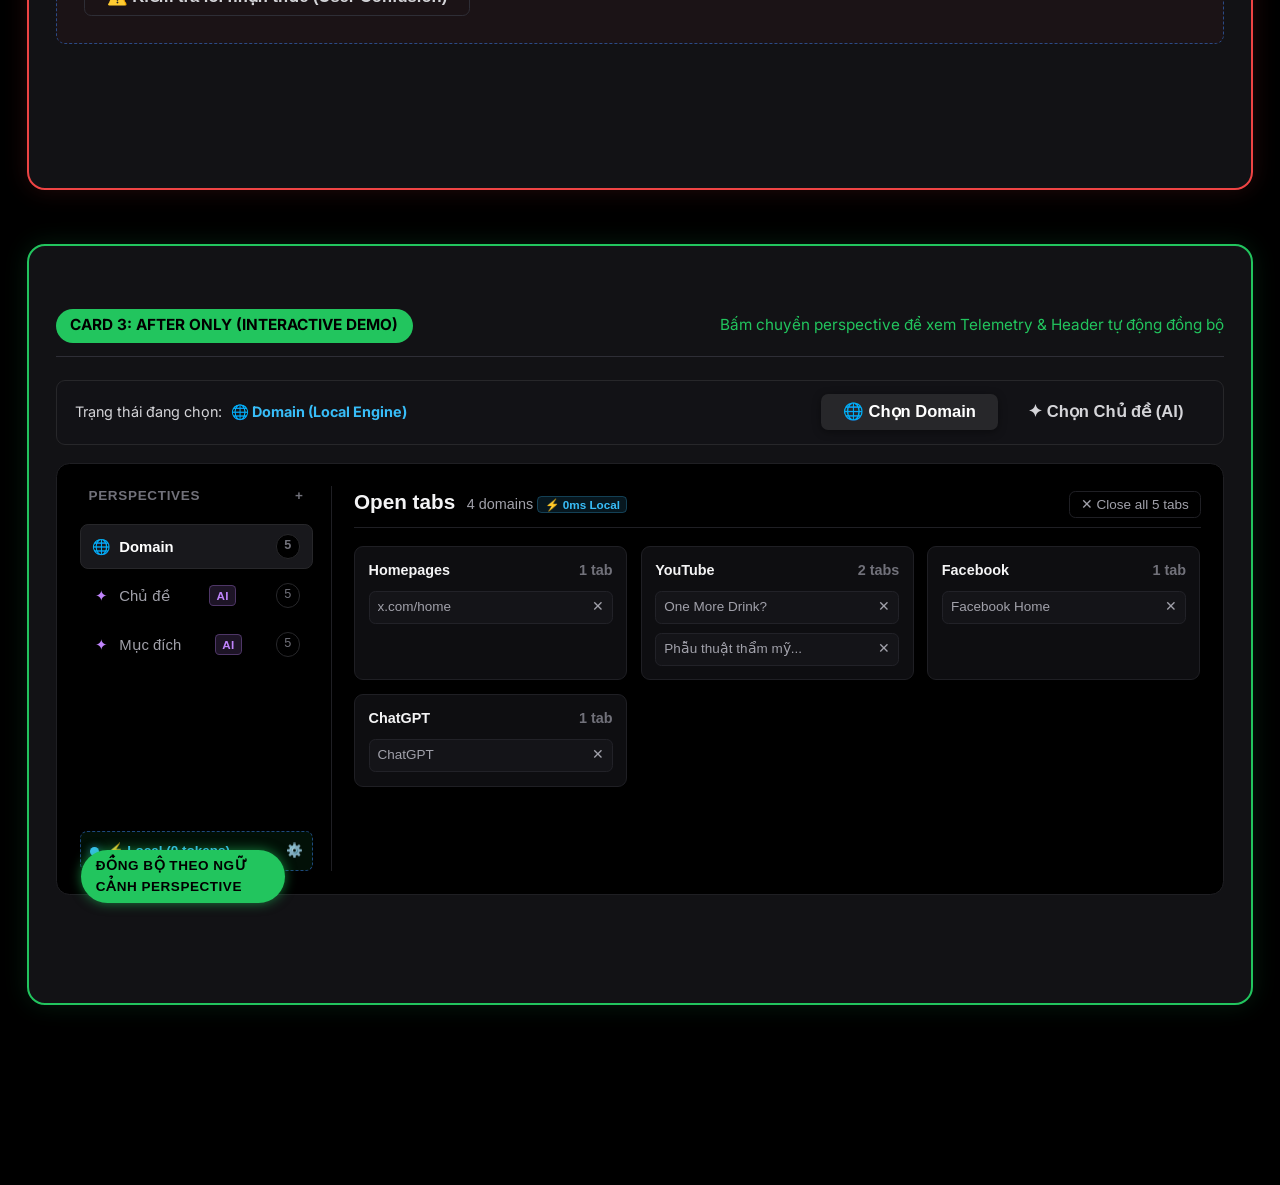
<file: html-visual/bao-hieu-perspective-domain-no-ai-24-09-2026.html>
<!DOCTYPE html>
<html lang="vi">
<head>
  <meta charset="UTF-8">
  <meta name="viewport" content="width=device-width, initial-scale=1.0">
  <title>Bản Thiết Kế: Báo Hiệu Perspective Domain Không Dùng AI</title>
  <link rel="stylesheet" href="./visual-core.css">

  <style>
    /* CSS Tùy biến riêng cho Cockpit Mockup của Tab Out */
    :root {
      --mock-bg: #000000;
      --mock-surface: #0a0a0c;
      --mock-card: #0e0e11;
      --mock-card-border: #1f1f24;
      --mock-hover: #18181d;
      --mock-text-pri: #f4f4f5;
      --mock-text-sec: #a1a1aa;
      --mock-text-ter: #71717a;
      --mock-accent-green: #22c55e;
      --mock-accent-blue: #38bdf8;
      --mock-accent-purple: #c084fc;
      --mock-accent-amber: #f59e0b;
    }

    .cockpit-canvas {
      background: var(--mock-bg);
      border: 1px solid #1f1f23;
      border-radius: 0.75rem;
      padding: 1.25rem;
      font-family: -apple-system, BlinkMacSystemFont, "Segoe UI", Roboto, sans-serif;
      color: var(--mock-text-pri);
      width: 100%;
      box-sizing: border-box;
      display: grid;
      grid-template-columns: 14rem 1fr;
      gap: 1.25rem;
      min-height: 24rem;
    }

    /* SIDEBAR MOCK */
    .mock-sidebar {
      border-right: 1px solid var(--mock-card-border);
      padding-right: 1rem;
      display: flex;
      flex-direction: column;
      justify-content: space-between;
    }

    .mock-sidebar-top {
      display: flex;
      flex-direction: column;
      gap: 0.5rem;
    }

    .mock-sidebar-header {
      display: flex;
      justify-content: space-between;
      align-items: center;
      padding: 0 0.5rem 0.5rem;
      font-size: 0.75rem;
      font-weight: 700;
      letter-spacing: 0.05em;
      color: var(--mock-text-ter);
      text-transform: uppercase;
    }

    .mock-perspective-list {
      display: flex;
      flex-direction: column;
      gap: 0.25rem;
    }

    .mock-p-item {
      display: flex;
      align-items: center;
      justify-content: space-between;
      padding: 0.5rem 0.65rem;
      border-radius: 0.45rem;
      font-size: 0.825rem;
      color: var(--mock-text-sec);
      cursor: pointer;
      border: 1px solid transparent;
      transition: all 0.15s ease;
      user-select: none;
    }

    .mock-p-item:hover {
      background: var(--mock-hover);
      color: var(--mock-text-pri);
    }

    .mock-p-item.active {
      background: #18181c;
      color: #ffffff;
      font-weight: 600;
      border-color: #27272a;
    }

    .mock-p-left {
      display: flex;
      align-items: center;
      gap: 0.5rem;
      min-width: 0;
    }

    .mock-p-icon {
      width: 1rem;
      height: 1rem;
      display: inline-flex;
      align-items: center;
      justify-content: center;
      flex-shrink: 0;
    }

    .mock-p-count {
      font-size: 0.7rem;
      background: #000000;
      border: 1px solid #27272a;
      border-radius: 9999px;
      padding: 0.1rem 0.4rem;
      color: var(--mock-text-ter);
      font-family: monospace;
    }

    .mock-ai-sparkle {
      color: var(--mock-accent-purple);
      font-size: 0.75rem;
      margin-left: 0.25rem;
    }

    .mock-ai-badge-subtle {
      font-size: 0.65rem;
      font-weight: 700;
      padding: 0.05rem 0.35rem;
      border-radius: 0.25rem;
      background: rgba(192, 132, 252, 0.15);
      color: var(--mock-accent-purple);
      border: 1px solid rgba(192, 132, 252, 0.3);
      text-transform: uppercase;
      letter-spacing: 0.03em;
    }

    .mock-local-badge-subtle {
      font-size: 0.65rem;
      font-weight: 700;
      padding: 0.05rem 0.35rem;
      border-radius: 0.25rem;
      background: rgba(56, 189, 248, 0.12);
      color: var(--mock-accent-blue);
      border: 1px solid rgba(56, 189, 248, 0.25);
    }

    /* TELEMETRY FOOTER */
    .mock-telemetry-box {
      margin-top: 1.5rem;
      padding-top: 0.75rem;
      border-top: 1px solid var(--mock-card-border);
      display: flex;
      align-items: center;
      justify-content: space-between;
      font-size: 0.75rem;
    }

    .mock-telemetry-left {
      display: flex;
      align-items: center;
      gap: 0.45rem;
    }

    .mock-telemetry-dot {
      width: 0.5rem;
      height: 0.5rem;
      border-radius: 9999px;
      flex-shrink: 0;
    }

    .mock-telemetry-dot.green {
      background: var(--mock-accent-green);
      box-shadow: 0 0 8px rgba(34, 197, 94, 0.5);
    }

    .mock-telemetry-dot.blue {
      background: var(--mock-accent-blue);
      box-shadow: 0 0 8px rgba(56, 189, 248, 0.5);
    }

    .mock-telemetry-dot.muted {
      background: var(--mock-text-ter);
    }

    .mock-gear-btn {
      color: var(--mock-text-ter);
      cursor: pointer;
    }

    /* MAIN VIEW MOCK */
    .mock-main-view {
      display: flex;
      flex-direction: column;
      gap: 1rem;
      min-width: 0;
    }

    .mock-view-header {
      display: flex;
      justify-content: space-between;
      align-items: baseline;
      padding-bottom: 0.5rem;
      border-bottom: 1px solid var(--mock-card-border);
    }

    .mock-view-title-group {
      display: flex;
      align-items: baseline;
      gap: 0.65rem;
    }

    .mock-view-title {
      font-size: 1.15rem;
      font-weight: 700;
      color: var(--mock-text-pri);
    }

    .mock-view-sub {
      font-size: 0.8rem;
      color: var(--mock-text-sec);
    }

    .mock-close-all-btn {
      background: transparent;
      border: 1px solid var(--mock-card-border);
      border-radius: 0.35rem;
      color: var(--mock-text-sec);
      font-size: 0.75rem;
      padding: 0.25rem 0.6rem;
      cursor: pointer;
    }

    /* MISSION CARDS GRID */
    .mock-cards-layout {
      display: grid;
      grid-template-columns: repeat(auto-fill, minmax(13rem, 1fr));
      gap: 0.75rem;
    }

    .mock-m-card {
      background: var(--mock-card);
      border: 1px solid var(--mock-card-border);
      border-radius: 0.5rem;
      padding: 0.75rem;
      display: flex;
      flex-direction: column;
      gap: 0.5rem;
    }

    .mock-m-head {
      display: flex;
      justify-content: space-between;
      font-size: 0.8rem;
      font-weight: 600;
    }

    .mock-chip {
      background: #141418;
      border: 1px solid #222228;
      border-radius: 0.35rem;
      padding: 0.3rem 0.45rem;
      font-size: 0.75rem;
      display: flex;
      align-items: center;
      justify-content: space-between;
      color: var(--mock-text-sec);
    }

    .mock-chip-title {
      overflow: hidden;
      text-overflow: ellipsis;
      white-space: nowrap;
      max-width: 9rem;
    }

    /* INTERACTIVE CONTROLS BAR */
    .mock-interactive-bar {
      display: flex;
      align-items: center;
      justify-content: space-between;
      background: #121216;
      border: 1px solid #27272a;
      border-radius: 0.5rem;
      padding: 0.75rem 1rem;
      margin-bottom: 1rem;
      flex-wrap: wrap;
      gap: 0.75rem;
    }

    .mock-interactive-actions {
      display: flex;
      gap: 0.5rem;
      align-items: center;
    }

    .interactive-badge-status {
      font-size: 0.8rem;
      color: var(--text-sub);
      display: flex;
      align-items: center;
      gap: 0.5rem;
    }
  </style>
</head>
<body>

  <!-- 1. STICKY TOPBAR -->
  <header class="nav-header">
    <div class="brand-title"><span>⚡</span> BẢN THIẾT KẾ: BÁO HIỆU PERSPECTIVE DOMAIN KHÔNG DÙNG AI</div>
    <nav class="tab-group" role="tablist">
      <button class="tab-btn active" role="tab" aria-selected="true" onclick="switchTab('summarize', this)">📌 Tóm Lược &amp; So Sánh</button>
      <button class="tab-btn" role="tab" aria-selected="false" onclick="switchTab('explain', this)">🔍 Mổ Xẻ Kỹ Thuật (Zoom-In)</button>
    </nav>
  </header>

  <div class="container">
    <!-- =================================================================
         TAB 1: TÓM LƯỢC (DEFAULT) - CHUẨN 3 CARDS THỊ GIÁC
         ================================================================= -->
    <main id="tab-summarize" class="tab-pane active" role="tabpanel">
      <section class="callout">
        <h2>🗣️ TÓM LƯỢC &amp; Ý CHÍNH 🗣️</h2>
        <p>Chuyển thanh telemetry dưới chân sidebar sang trạng thái <strong>⚡ Local (0 tokens)</strong> khi chọn perspective Domain, đồng thời gắn icon <strong>✦ sparkles</strong> cho các perspective thực sự dùng AI thay vì dán nhãn phủ định "Không AI" thô thiển.</p>
      </section>

      <!-- CARD 1: COMPARISON SLIDER (CSS GRID STACK - NATIVE ANTI-CUTOFF) -->
      <article class="card-wrapper card-slider">
        <div class="card-header-bar">
          <span class="card-badge badge-white">CARD 1: COMPARISON SLIDER</span>
          <span style="font-size: 0.85rem; color: var(--text-main);">Kéo trượt con trỏ để so sánh Trước / Sau</span>
        </div>
        <div class="slider-viewport">
          <!-- LAYER BEFORE (HIỆN TRẠNG CŨ: DỄ GÂY HIỂU LẦM) -->
          <div class="slider-layer slider-before">
            <div class="cockpit-canvas">
              <!-- Sidebar cũ -->
              <div class="mock-sidebar">
                <div class="mock-sidebar-top">
                  <div class="mock-sidebar-header">
                    <span>Perspectives</span>
                    <span>+</span>
                  </div>
                  <div class="mock-perspective-list">
                    <div class="mock-p-item active">
                      <div class="mock-p-left">
                        <span class="mock-p-icon">🌐</span>
                        <span>Domain</span>
                      </div>
                      <span class="mock-p-count">5</span>
                    </div>
                    <div class="mock-p-item">
                      <div class="mock-p-left">
                        <span class="mock-p-icon">🏷️</span>
                        <span>Chủ đề</span>
                      </div>
                      <span class="mock-p-count">5</span>
                    </div>
                    <div class="mock-p-item">
                      <div class="mock-p-left">
                        <span class="mock-p-icon">🎯</span>
                        <span>Mục đích</span>
                      </div>
                      <span class="mock-p-count">5</span>
                    </div>
                  </div>
                </div>

                <!-- Telemetry cũ: Báo OpenRouter xanh lè dù đang ở Domain! -->
                <div class="diff-highlight" data-diff="annotation" style="position: relative; padding: 0.5rem; border-radius: 0.4rem; background: rgba(239, 68, 68, 0.08);">
                  <span class="mock-annotation red">LỖI GÂY LÚ: CHẤM XANH OPENROUTER XUẤT HIỆN Ở TẤT CẢ VIEW</span>
                  <div class="mock-telemetry-box" style="margin-top: 0; padding-top: 0; border-top: none;">
                    <div class="mock-telemetry-left">
                      <span class="mock-telemetry-dot green"></span>
                      <span style="font-weight: 500; color: #ffffff;">OpenRouter (jev)</span>
                    </div>
                    <span class="mock-gear-btn">⚙️</span>
                  </div>
                </div>
              </div>

              <!-- Main content cũ -->
              <div class="mock-main-view">
                <div class="mock-view-header">
                  <div class="mock-view-title-group">
                    <span class="mock-view-title">Open tabs</span>
                    <span class="mock-view-sub">4 domains</span>
                  </div>
                  <button type="button" class="mock-close-all-btn">✕ Close all 5 tabs</button>
                </div>
                <div class="mock-cards-layout">
                  <div class="mock-m-card">
                    <div class="mock-m-head"><span>Homepages</span> <span style="color:var(--mock-text-ter)">1 tab</span></div>
                    <div class="mock-chip"><span class="mock-chip-title">x.com/home</span><span>✕</span></div>
                  </div>
                  <div class="mock-m-card">
                    <div class="mock-m-head"><span>YouTube</span> <span style="color:var(--mock-text-ter)">2 tabs</span></div>
                    <div class="mock-chip"><span class="mock-chip-title">One More Drink?</span><span>✕</span></div>
                    <div class="mock-chip"><span class="mock-chip-title">Phẫu thuật thẩm mỹ...</span><span>✕</span></div>
                  </div>
                  <div class="mock-m-card">
                    <div class="mock-m-head"><span>Facebook</span> <span style="color:var(--mock-text-ter)">1 tab</span></div>
                    <div class="mock-chip"><span class="mock-chip-title">Facebook Home</span><span>✕</span></div>
                  </div>
                  <div class="mock-m-card">
                    <div class="mock-m-head"><span>ChatGPT</span> <span style="color:var(--mock-text-ter)">1 tab</span></div>
                    <div class="mock-chip"><span class="mock-chip-title">ChatGPT</span><span>✕</span></div>
                  </div>
                </div>
              </div>
            </div>
          </div>

          <!-- LAYER AFTER (GIẢI PHÁP MỚI: RÕ RÀNG & TINH TẾ) -->
          <div class="slider-layer slider-after">
            <div class="cockpit-canvas">
              <!-- Sidebar mới -->
              <div class="mock-sidebar">
                <div class="mock-sidebar-top">
                  <div class="mock-sidebar-header">
                    <span>Perspectives</span>
                    <span>+</span>
                  </div>
                  <div class="mock-perspective-list">
                    <!-- Domain: Native, Không AI, sạch sẽ -->
                    <div class="mock-p-item active">
                      <div class="mock-p-left">
                        <span class="mock-p-icon">🌐</span>
                        <span>Domain</span>
                      </div>
                      <span class="mock-p-count">5</span>
                    </div>

                    <!-- AI Perspectives: Có icon Sparkles ✦ nhận diện -->
                    <div class="diff-highlight" data-diff="annotation" style="position: relative; border-radius: 0.4rem; padding: 0.15rem; background: rgba(34, 197, 94, 0.08);">
                      <span class="mock-annotation green">ICON ✦ ĐÁNH DẤU PERSPECTIVE CÓ DÙNG AI</span>
                      <div class="mock-p-item" style="border: none;">
                        <div class="mock-p-left">
                          <span class="mock-p-icon" style="color:var(--mock-accent-purple);">✦</span>
                          <span>Chủ đề</span>
                        </div>
                        <span class="mock-p-count">5</span>
                      </div>
                      <div class="mock-p-item" style="border: none;">
                        <div class="mock-p-left">
                          <span class="mock-p-icon" style="color:var(--mock-accent-purple);">✦</span>
                          <span>Mục đích</span>
                        </div>
                        <span class="mock-p-count">5</span>
                      </div>
                    </div>
                  </div>
                </div>

                <!-- Telemetry mới: Phản ánh đúng ngữ cảnh 0ms Local khi ở Domain! -->
                <div class="diff-highlight" data-diff="annotation" style="position: relative; padding: 0.5rem; border-radius: 0.4rem; background: rgba(34, 197, 94, 0.08);">
                  <span class="mock-annotation green">TELEMETRY BÁO ⚡ LOCAL (0 TOKENS) KHI CHỌN DOMAIN</span>
                  <div class="mock-telemetry-box" style="margin-top: 0; padding-top: 0; border-top: none;">
                    <div class="mock-telemetry-left">
                      <span class="mock-telemetry-dot blue"></span>
                      <span style="font-weight: 600; color: var(--mock-accent-blue);">⚡ Local (0 tokens)</span>
                    </div>
                    <span class="mock-gear-btn">⚙️</span>
                  </div>
                </div>
              </div>

              <!-- Main content mới: Header có nhãn Local -->
              <div class="mock-main-view">
                <div class="mock-view-header">
                  <div class="mock-view-title-group">
                    <span class="mock-view-title">Open tabs</span>
                    <span class="mock-view-sub">
                      4 domains <span class="mock-local-badge-subtle">⚡ 0ms Local</span>
                    </span>
                  </div>
                  <button type="button" class="mock-close-all-btn">✕ Close all 5 tabs</button>
                </div>
                <div class="mock-cards-layout">
                  <div class="mock-m-card">
                    <div class="mock-m-head"><span>Homepages</span> <span style="color:var(--mock-text-ter)">1 tab</span></div>
                    <div class="mock-chip"><span class="mock-chip-title">x.com/home</span><span>✕</span></div>
                  </div>
                  <div class="mock-m-card">
                    <div class="mock-m-head"><span>YouTube</span> <span style="color:var(--mock-text-ter)">2 tabs</span></div>
                    <div class="mock-chip"><span class="mock-chip-title">One More Drink?</span><span>✕</span></div>
                    <div class="mock-chip"><span class="mock-chip-title">Phẫu thuật thẩm mỹ...</span><span>✕</span></div>
                  </div>
                  <div class="mock-m-card">
                    <div class="mock-m-head"><span>Facebook</span> <span style="color:var(--mock-text-ter)">1 tab</span></div>
                    <div class="mock-chip"><span class="mock-chip-title">Facebook Home</span><span>✕</span></div>
                  </div>
                  <div class="mock-m-card">
                    <div class="mock-m-head"><span>ChatGPT</span> <span style="color:var(--mock-text-ter)">1 tab</span></div>
                    <div class="mock-chip"><span class="mock-chip-title">ChatGPT</span><span>✕</span></div>
                  </div>
                </div>
              </div>
            </div>
          </div>

          <!-- Slider Divider & Knob -->
          <div class="slider-divider">
            <div class="slider-knob" role="slider" aria-label="So sánh Trước và Sau" aria-valuemin="0" aria-valuemax="100" aria-valuenow="50" tabindex="0">⇄</div>
          </div>
          <input type="range" class="slider-input-range" min="0" max="100" value="50" tabindex="-1" aria-hidden="true">
        </div>
      </article>

      <!-- CARD 2: BEFORE ONLY (Hiện trạng lỗi/gây hiểu lầm) -->
      <article class="card-wrapper card-before">
        <div class="card-header-bar">
          <span class="card-badge badge-red">CARD 2: BEFORE ONLY</span>
          <span style="font-size: 0.85rem; color: var(--accent-red);">Hiện trạng cũ: Người dùng không phân biệt được đâu là local, đâu là AI</span>
        </div>
        <div class="diff-highlight" data-diff="annotation" style="position: relative; padding: 1.5rem; border-radius: 0.5rem; background: rgba(239, 68, 68, 0.04);">
          <span class="mock-annotation red">VẤN ĐỀ TRẢI NGHIỆM</span>
          <div style="display: flex; align-items: center; gap: 0.5rem; margin-bottom: 0.75rem;">
            <span class="diff-tag del">- CŨ</span>
            <span style="font-size: 0.95rem; font-weight: 700; color: var(--accent-red);">Telemetry trạng thái tĩnh &amp; Perspective đồng bộ phẳng</span>
          </div>
          <p style="font-size: 0.88rem; color: var(--text-sub); line-height: 1.6; margin-bottom: 1rem;">
            • Dù đang đứng ở tab <code>Domain</code> (thuần thuật toán cắt URL 0ms, không tốn 1 token nào), telemetry ở đáy sidebar vẫn luôn báo <code>● OpenRouter (jev)</code> màu xanh sẵn sàng.<br>
            • Người dùng mở giao diện lên sẽ có cảm giác bất an: <em>"Ủa tab Domain này nó có ngầm gọi API tốn tiền của mình không?"</em>.<br>
            • Không có dấu hiệu nhận biết trực quan giữa thuật toán máy chạy bằng cơm và mô hình trí tuệ nhân tạo.
          </p>

          <div style="display: flex; gap: 0.75rem; flex-wrap: wrap;">
            <button type="button" class="tab-btn" style="border: 1px solid var(--border);" onclick="showToast('⚠️ Hiện trạng cũ: Telemetry không thay đổi khi chuyển tab!', 'error')">
              ⚠️ Kiểm tra lỗi nhận thức (User Confusion)
            </button>
          </div>
        </div>
      </article>

      <!-- CARD 3: AFTER ONLY (Giải pháp hoàn thiện + Tương tác trực tiếp) -->
      <article class="card-wrapper card-after">
        <div class="card-header-bar">
          <span class="card-badge badge-green">CARD 3: AFTER ONLY (INTERACTIVE DEMO)</span>
          <span style="font-size: 0.85rem; color: var(--accent-green);">Bấm chuyển perspective để xem Telemetry &amp; Header tự động đồng bộ</span>
        </div>

        <div class="mock-interactive-bar">
          <div class="interactive-badge-status">
            <span>Trạng thái đang chọn:</span>
            <strong id="demo-active-name" style="color: var(--mock-accent-blue);">🌐 Domain (Local Engine)</strong>
          </div>
          <div class="mock-interactive-actions">
            <button type="button" class="tab-btn active" id="btn-select-domain" onclick="demoSwitchPerspective('domain')">
              🌐 Chọn Domain
            </button>
            <button type="button" class="tab-btn" id="btn-select-topic" onclick="demoSwitchPerspective('topic')">
              ✦ Chọn Chủ đề (AI)
            </button>
          </div>
        </div>

        <!-- Cockpit Live Mockup -->
        <div class="cockpit-canvas" id="live-cockpit">
          <!-- Sidebar -->
          <div class="mock-sidebar">
            <div class="mock-sidebar-top">
              <div class="mock-sidebar-header">
                <span>Perspectives</span>
                <span>+</span>
              </div>
              <div class="mock-perspective-list">
                <div class="mock-p-item active" id="live-p-domain" onclick="demoSwitchPerspective('domain')">
                  <div class="mock-p-left">
                    <span class="mock-p-icon">🌐</span>
                    <span>Domain</span>
                  </div>
                  <span class="mock-p-count">5</span>
                </div>
                <div class="mock-p-item" id="live-p-topic" onclick="demoSwitchPerspective('topic')">
                  <div class="mock-p-left">
                    <span class="mock-p-icon" style="color:var(--mock-accent-purple);">✦</span>
                    <span>Chủ đề</span>
                  </div>
                  <span class="mock-ai-badge-subtle">AI</span>
                  <span class="mock-p-count">5</span>
                </div>
                <div class="mock-p-item" id="live-p-purpose" onclick="demoSwitchPerspective('purpose')">
                  <div class="mock-p-left">
                    <span class="mock-p-icon" style="color:var(--mock-accent-purple);">✦</span>
                    <span>Mục đích</span>
                  </div>
                  <span class="mock-ai-badge-subtle">AI</span>
                  <span class="mock-p-count">5</span>
                </div>
              </div>
            </div>

            <!-- Dynamic Telemetry Box -->
            <div class="diff-highlight" data-diff="annotation" style="position: relative; padding: 0.5rem; border-radius: 0.4rem; background: rgba(34, 197, 94, 0.08);">
              <span class="mock-annotation green">ĐỒNG BỘ THEO NGỮ CẢNH PERSPECTIVE</span>
              <div class="mock-telemetry-box" style="margin-top: 0; padding-top: 0; border-top: none;">
                <div class="mock-telemetry-left">
                  <span class="mock-telemetry-dot blue" id="live-telemetry-dot"></span>
                  <span id="live-telemetry-text" style="font-weight: 600; color: var(--mock-accent-blue);">⚡ Local (0 tokens)</span>
                </div>
                <span class="mock-gear-btn" title="Cài đặt">⚙️</span>
              </div>
            </div>
          </div>

          <!-- Main View -->
          <div class="mock-main-view">
            <div class="mock-view-header">
              <div class="mock-view-title-group">
                <span class="mock-view-title" id="live-view-title">Open tabs</span>
                <span class="mock-view-sub" id="live-view-sub">
                  4 domains <span class="mock-local-badge-subtle">⚡ 0ms Local</span>
                </span>
              </div>
              <button type="button" class="mock-close-all-btn">✕ Close all 5 tabs</button>
            </div>

            <!-- Tags Bar (chỉ hiện khi ở perspective AI) -->
            <div id="live-tags-bar" style="display: none; gap: 0.4rem; flex-wrap: wrap;">
              <span class="mock-pill" style="border-color: var(--mock-accent-purple); color: var(--mock-accent-purple);">
                <span class="mock-pill-dot" style="background: var(--mock-accent-purple);"></span>
                AI &amp; ML (2)
              </span>
              <span class="mock-pill" style="border-color: #10b981; color: #10b981;">
                <span class="mock-pill-dot" style="background: #10b981;"></span>
                Lập trình (1)
              </span>
              <span class="mock-pill" style="border-color: #3b82f6; color: #3b82f6;">
                <span class="mock-pill-dot" style="background: #3b82f6;"></span>
                Mạng xã hội (2)
              </span>
            </div>

            <!-- Cards -->
            <div class="mock-cards-layout" id="live-cards-container">
              <div class="mock-m-card">
                <div class="mock-m-head"><span id="card-1-title">Homepages</span> <span style="color:var(--mock-text-ter)">1 tab</span></div>
                <div class="mock-chip"><span class="mock-chip-title">x.com/home</span><span>✕</span></div>
              </div>
              <div class="mock-m-card">
                <div class="mock-m-head"><span id="card-2-title">YouTube</span> <span style="color:var(--mock-text-ter)">2 tabs</span></div>
                <div class="mock-chip"><span class="mock-chip-title">One More Drink?</span><span>✕</span></div>
                <div class="mock-chip"><span class="mock-chip-title">Phẫu thuật thẩm mỹ...</span><span>✕</span></div>
              </div>
              <div class="mock-m-card">
                <div class="mock-m-head"><span id="card-3-title">Facebook</span> <span style="color:var(--mock-text-ter)">1 tab</span></div>
                <div class="mock-chip"><span class="mock-chip-title">Facebook Home</span><span>✕</span></div>
              </div>
              <div class="mock-m-card">
                <div class="mock-m-head"><span id="card-4-title">ChatGPT</span> <span style="color:var(--mock-text-ter)">1 tab</span></div>
                <div class="mock-chip"><span class="mock-chip-title">ChatGPT</span><span>✕</span></div>
              </div>
            </div>
          </div>
        </div>
      </article>
    </main>

    <!-- =================================================================
         TAB 2: GIẢI THÍCH CHI TIẾT (4 TẦNG ZOOM-IN 2 CỘT)
         ================================================================= -->
    <section id="tab-explain" class="tab-pane" role="tabpanel" style="display: none;">

      <!-- TẦNG 1: VĨ MÔ & CẤU TRÚC THƯ MỤC -->
      <section class="explain-section">
        <div class="explain-layout">
          <div class="explain-text-col">
            <div class="zoom-tier-badge">TẦNG 1/4 • VĨ MÔ</div>
            <h3>📁 1. Phạm Vi Kiến Trúc &amp; File Sở Hữu</h3>
            <p>Giải pháp chỉ tác động trực tiếp vào tầng UI rendering và telemetry của extension. Không đụng chạm vào core phân loại hay làm phát sinh dependency mới.</p>
            <div class="meta-tag-group">
              <span class="meta-tag green">UI Context</span>
              <span class="meta-tag blue">Zero Dependency</span>
            </div>
          </div>

          <div class="code-container">
            <div class="code-topbar">
              <div class="code-topbar-left">
                <div class="code-dots">
                  <span class="code-dot red"></span><span class="code-dot yellow"></span><span class="code-dot green"></span>
                </div>
                <div class="file-dropdown-wrapper">
                  <button class="file-dropdown-trigger" type="button">
                    <span>📁 extension/</span>
                  </button>
                </div>
              </div>
              <div class="code-actions">
                <span class="code-lang-badge"><span class="lang-dot structure"></span> STRUCTURE</span>
              </div>
            </div>

            <div class="code-body">
              <div class="c-line"><span class="c-sign"></span><span class="c-text"><span class="tg">├── </span>📁 <span class="prop">extension</span>/</span></div>
              <div class="c-line add"><span class="c-sign">+</span><span class="c-text">  <span class="tg">├── </span>📄 <span class="prop">app.js</span>          <span class="c-comment"># Đồng bộ telemetry theo activePerspectiveId & icon sparkles</span></span></div>
              <div class="c-line add"><span class="c-sign">+</span><span class="c-text">  <span class="tg">├── </span>📄 <span class="prop">style.css</span>        <span class="c-comment"># Style cho dot local (blue/cyan) & badge AI subtle</span></span></div>
              <div class="c-line"><span class="c-sign"></span><span class="c-text">  <span class="tg">└── </span>📄 <span class="prop">index.html</span>       <span class="c-comment"># Giữ nguyên cấu trúc markup semantic</span></span></div>
            </div>
          </div>
        </div>
      </section>

      <!-- TẦNG 2: THÀNH PHẦN GIAO DIỆN (COMPONENTS & VISUAL ELEMENTS) -->
      <section class="explain-section">
        <div class="explain-layout">
          <div class="explain-text-col">
            <div class="zoom-tier-badge">TẦNG 2/4 • GIAO DIỆN</div>
            <h3>🧩 2. Các Điểm Chạm Giao Diện (Touchpoints)</h3>
            <p>Có 3 vị trí trên màn hình được bổ sung tín hiệu theo nguyên lý Vercel Impeccable:</p>
            <ul style="font-size: 0.88rem; color: var(--text-sub); line-height: 1.6; margin-left: 1.25rem;">
              <li><strong>1. Chân Sidebar (Telemetry):</strong> Đổi từ trạng thái cố định sang trạng thái động theo perspective.</li>
              <li><strong>2. Rail Perspectives:</strong> Thêm icon <code>✦</code> nhỏ nhắn cho perspective AI.</li>
              <li><strong>3. Header Subtitle:</strong> Gắn nhãn <code>⚡ 0ms Local</code> nhẹ nhàng bên cạnh số lượng domain.</li>
            </ul>
          </div>

          <div class="code-container">
            <div class="code-topbar">
              <div class="code-topbar-left">
                <span class="code-dot green"></span>
                <span style="font-size: 0.78rem; font-weight: 700; color: #e4e4e7;">📄 Touchpoints Breakdown</span>
              </div>
              <div class="code-actions">
                <span class="code-lang-badge"><span class="lang-dot html"></span> HTML / CSS</span>
              </div>
            </div>
            <div class="code-body">
              <div class="c-line"><span class="c-sign"></span><span class="c-text"><span class="c-comment">&lt;!-- 1. Chân Sidebar Telemetry --&gt;</span></span></div>
              <div class="c-line add"><span class="c-sign">+</span><span class="c-text"><span class="punc">&lt;</span><span class="tag">span</span> <span class="attr">class</span>=<span class="str">"telemetry-dot local"</span><span class="punc">&gt;&lt;/</span><span class="tag">span</span><span class="punc">&gt;</span></span></div>
              <div class="c-line add"><span class="c-sign">+</span><span class="c-text"><span class="punc">&lt;</span><span class="tag">span</span> <span class="attr">class</span>=<span class="str">"telemetry-label"</span><span class="punc">&gt;</span>⚡ Local (0 tokens)<span class="punc">&lt;/</span><span class="tag">span</span><span class="punc">&gt;</span></span></div>
              <div class="c-line"><span class="c-sign"></span><span class="c-text"></span></div>
              <div class="c-line"><span class="c-sign"></span><span class="c-text"><span class="c-comment">&lt;!-- 2. Perspective Item Icon --&gt;</span></span></div>
              <div class="c-line del"><span class="c-sign">-</span><span class="c-text"><span class="punc">&lt;</span><span class="tag">span</span> <span class="attr">class</span>=<span class="str">"perspective-tab-name"</span><span class="punc">&gt;</span>Chủ đề<span class="punc">&lt;/</span><span class="tag">span</span><span class="punc">&gt;</span></span></div>
              <div class="c-line add"><span class="c-sign">+</span><span class="c-text"><span class="punc">&lt;</span><span class="tag">span</span> <span class="attr">class</span>=<span class="str">"perspective-tab-name"</span><span class="punc">&gt;</span><span class="str">✦ Chủ đề</span><span class="punc">&lt;/</span><span class="tag">span</span><span class="punc">&gt;</span></span></div>
              <div class="c-line"><span class="c-sign"></span><span class="c-text"></span></div>
              <div class="c-line"><span class="c-sign"></span><span class="c-text"><span class="c-comment">&lt;!-- 3. Header Subtitle --&gt;</span></span></div>
              <div class="c-line add"><span class="c-sign">+</span><span class="c-text"><span class="punc">&lt;</span><span class="tag">span</span> <span class="attr">class</span>=<span class="str">"section-count"</span><span class="punc">&gt;</span>4 domains · Local (0ms)<span class="punc">&lt;/</span><span class="tag">span</span><span class="punc">&gt;</span></span></div>
            </div>
          </div>
        </div>
      </section>

      <!-- TẦNG 3: FUNCTION CALL TREE & HOOK VÀO CODE -->
      <section class="explain-section">
        <div class="explain-layout">
          <div class="explain-text-col">
            <div class="zoom-tier-badge">TẦNG 3/4 • CALL TREE</div>
            <h3>🌲 3. Luồng Gọi Hàm (Runtime Call Tree)</h3>
            <p>Hàm <code>updatePerspectiveTelemetry()</code> sẽ được gọi tự động mỗi khi render hoặc chuyển đổi perspective, đảm bảo telemetry luôn đồng bộ 100%.</p>
            <div class="meta-tag-group">
              <span class="meta-tag yellow">State Reactive</span>
              <span class="meta-tag green">Non-blocking</span>
            </div>
          </div>

          <div class="code-container">
            <div class="code-topbar">
              <div class="code-topbar-left">
                <span class="code-dot yellow"></span>
                <span style="font-size: 0.78rem; font-weight: 700; color: #e4e4e7;">📄 Call Flow in extension/app.js</span>
              </div>
              <div class="code-actions">
                <span class="code-lang-badge"><span class="lang-dot flow"></span> FLOW</span>
              </div>
            </div>
            <div class="code-body">
              <div class="c-line"><span class="c-sign"></span><span class="c-text"><span class="fn">switchPerspective</span>(<span class="prop">perspectiveId</span>)</span></div>
              <div class="c-line"><span class="c-sign"></span><span class="c-text">  <span class="tg">├── </span><span class="prop">activePerspectiveId</span> = <span class="prop">perspectiveId</span></span></div>
              <div class="c-line"><span class="c-sign"></span><span class="c-text">  <span class="tg">├── </span><span class="fn">renderPerspectiveRail</span>()</span></div>
              <div class="c-line"><span class="c-sign"></span><span class="c-text">  <span class="tg">├── </span><span class="fn">renderStaticDashboard</span>()</span></div>
              <div class="c-line add"><span class="c-sign">+</span><span class="c-text">  <span class="tg">└── </span><span class="fn">updatePerspectiveTelemetry</span>()  <span class="c-comment"># Cập nhật dot & label dưới chân</span></span></div>
              <div class="c-line add"><span class="c-sign">+</span><span class="c-text">        <span class="tg">├── </span><span class="kwd">if</span> (<span class="prop">activePerspectiveId</span> === <span class="str">'domain'</span>) <span class="fn">showLocalMode</span>()</span></div>
              <div class="c-line add"><span class="c-sign">+</span><span class="c-text">        <span class="tg">└── </span><span class="kwd">else</span> <span class="fn">showAiMode</span>(<span class="prop">openRouterApiKey</span>)</span></div>
            </div>
          </div>
        </div>
      </section>

      <!-- TẦNG 4: ALGORITHM & STATE LOGIC -->
      <section class="explain-section">
        <div class="explain-layout">
          <div class="explain-text-col">
            <div class="zoom-tier-badge">TẦNG 4/4 • LOGIC</div>
            <h3>⚙️ 4. Logic Xử Lý &amp; Trạng Thái (Pseudocode)</h3>
            <p>Hàm xử lý cực kỳ gọn gàng (khoảng 15 dòng code), không đụng chạm vào logic ngầm hay gọi API thừa thãi.</p>
            <div class="meta-tag-group">
              <span class="meta-tag green">Ponytail Minimal</span>
              <span class="meta-tag blue">Safe</span>
            </div>
          </div>

          <div class="code-container">
            <div class="code-topbar">
              <div class="code-topbar-left">
                <span class="code-dot green"></span>
                <span style="font-size: 0.78rem; font-weight: 700; color: #e4e4e7;">📄 updatePerspectiveTelemetry()</span>
              </div>
              <div class="code-actions">
                <span class="code-lang-badge"><span class="lang-dot js"></span> JS</span>
                <button class="btn-copy-code" type="button" onclick="copyCodeBlock(this)">Sao chép</button>
              </div>
            </div>
            <div class="code-body">
              <div class="c-line"><span class="c-sign"></span><span class="c-text"><span class="kwd">function</span> <span class="fn">updatePerspectiveTelemetry</span>() {</span></div>
              <div class="c-line"><span class="c-sign"></span><span class="c-text">  <span class="kwd">const</span> <span class="prop">dot</span> = <span class="prop">document</span>.<span class="fn">querySelector</span>(<span class="str">'.telemetry-dot'</span>);</span></div>
              <div class="c-line"><span class="c-sign"></span><span class="c-text">  <span class="kwd">const</span> <span class="prop">label</span> = <span class="prop">document</span>.<span class="fn">querySelector</span>(<span class="str">'.telemetry-label'</span>);</span></div>
              <div class="c-line"><span class="c-sign"></span><span class="c-text">  <span class="kwd">const</span> <span class="prop">container</span> = <span class="prop">document</span>.<span class="fn">getElementById</span>(<span class="str">'telemetryAiStatus'</span>);</span></div>
              <div class="c-line"><span class="c-sign"></span><span class="c-text">  <span class="kwd">if</span> (!<span class="prop">dot</span> || !<span class="prop">label</span>) <span class="kwd">return</span>;</span></div>
              <div class="c-line"><span class="c-sign"></span><span class="c-text"></span></div>
              <div class="c-line add"><span class="c-sign">+</span><span class="c-text">  <span class="kwd">if</span> (<span class="prop">activePerspectiveId</span> === <span class="str">'domain'</span>) {</span></div>
              <div class="c-line add"><span class="c-sign">+</span><span class="c-text">    <span class="prop">dot</span>.<span class="prop">className</span> = <span class="str">'telemetry-dot local'</span>;</span></div>
              <div class="c-line add"><span class="c-sign">+</span><span class="c-text">    <span class="prop">label</span>.<span class="prop">textContent</span> = <span class="str">'⚡ Local (0 tokens)'</span>;</span></div>
              <div class="c-line add"><span class="c-sign">+</span><span class="c-text">    <span class="kwd">if</span> (<span class="prop">container</span>) <span class="prop">container</span>.<span class="prop">title</span> = <span class="str">'Gom nhóm theo hostname nội bộ — 0ms, không dùng AI'</span>;</span></div>
              <div class="c-line add"><span class="c-sign">+</span><span class="c-text">  } <span class="kwd">else</span> {</span></div>
              <div class="c-line add"><span class="c-sign">+</span><span class="c-text">    <span class="prop">dot</span>.<span class="prop">className</span> = <span class="str">'telemetry-dot ready'</span>;</span></div>
              <div class="c-line add"><span class="c-sign">+</span><span class="c-text">    <span class="prop">label</span>.<span class="prop">textContent</span> = <span class="prop">openRouterApiKey</span> ? <span class="str">'OpenRouter (Jev)'</span> : <span class="str">'Smart Local'</span>;</span></div>
              <div class="c-line add"><span class="c-sign">+</span><span class="c-text">    <span class="kwd">if</span> (<span class="prop">container</span>) <span class="prop">container</span>.<span class="prop">title</span> = <span class="str">'Phân loại ngữ nghĩa bằng AI'</span>;</span></div>
              <div class="c-line add"><span class="c-sign">+</span><span class="c-text">  }</span></div>
              <div class="c-line"><span class="c-sign"></span><span class="c-text">}</span></div>
            </div>
          </div>
        </div>
      </section>

    </section>
  </div>

  <!-- Nút Inspector Toggle Fixed -->
  <button id="inspector-toggle" onclick="toggleDiff()">
    <span>🔍 Check Diff</span>
    <span id="diffStatusTag">[BẬT]</span>
  </button>

  <script src="./visual-core.js"></script>

  <!-- Script tương tác riêng cho Demo Card 3 -->
  <script>
    function demoSwitchPerspective(type) {
      const pDomain = document.getElementById('live-p-domain');
      const pTopic = document.getElementById('live-p-topic');
      const pPurpose = document.getElementById('live-p-purpose');
      const btnDomain = document.getElementById('btn-select-domain');
      const btnTopic = document.getElementById('btn-select-topic');
      const dot = document.getElementById('live-telemetry-dot');
      const text = document.getElementById('live-telemetry-text');
      const activeName = document.getElementById('demo-active-name');
      const viewTitle = document.getElementById('live-view-title');
      const viewSub = document.getElementById('live-view-sub');
      const tagsBar = document.getElementById('live-tags-bar');

      const card1Title = document.getElementById('card-1-title');
      const card2Title = document.getElementById('card-2-title');
      const card3Title = document.getElementById('card-3-title');
      const card4Title = document.getElementById('card-4-title');

      pDomain.classList.remove('active');
      pTopic.classList.remove('active');
      pPurpose.classList.remove('active');
      btnDomain.classList.remove('active');
      btnTopic.classList.remove('active');

      if (type === 'domain') {
        pDomain.classList.add('active');
        btnDomain.classList.add('active');
        dot.className = 'mock-telemetry-dot blue';
        text.textContent = '⚡ Local (0 tokens)';
        text.style.color = 'var(--mock-accent-blue)';
        activeName.innerHTML = '🌐 Domain (Local Engine)';
        activeName.style.color = 'var(--mock-accent-blue)';
        viewTitle.textContent = 'Open tabs';
        viewSub.innerHTML = '4 domains <span class="mock-local-badge-subtle">⚡ 0ms Local</span>';
        tagsBar.style.display = 'none';

        card1Title.textContent = 'Homepages';
        card2Title.textContent = 'YouTube';
        card3Title.textContent = 'Facebook';
        card4Title.textContent = 'ChatGPT';

        showToast('⚡ Đã chuyển sang Perspective DOMAIN: Chạy 100% offline, 0ms, không tốn 1 token AI nào!', 'info', 2500);
      } else {
        const isTopic = type === 'topic';
        const targetTab = isTopic ? pTopic : pPurpose;
        targetTab.classList.add('active');
        if (isTopic) btnTopic.classList.add('active');

        dot.className = 'mock-telemetry-dot green';
        text.textContent = 'OpenRouter (jev)';
        text.style.color = '#ffffff';
        activeName.innerHTML = isTopic ? '✦ Chủ đề (Bú AI OpenRouter)' : '✦ Mục đích (Bú AI OpenRouter)';
        activeName.style.color = 'var(--mock-accent-purple)';
        viewTitle.textContent = isTopic ? 'Chủ đề' : 'Mục đích';
        viewSub.innerHTML = isTopic ? '3 categories · <span class="mock-ai-badge-subtle">✦ AI Classified</span>' : '2 categories · <span class="mock-ai-badge-subtle">✦ AI Classified</span>';
        tagsBar.style.display = 'flex';

        card1Title.textContent = 'Mạng xã hội';
        card2Title.textContent = 'Giải trí / Media';
        card3Title.textContent = 'Mạng xã hội';
        card4Title.textContent = 'AI & Machine Learning';

        showToast('✦ Đã chuyển sang ' + (isTopic ? 'CHỦ ĐỀ' : 'MỤC ĐÍCH') + ': Bật kết nối OpenRouter Jev để phân loại ngữ nghĩa!', 'success', 2500);
      }
    }
  </script>
</body>
</html>
</file>
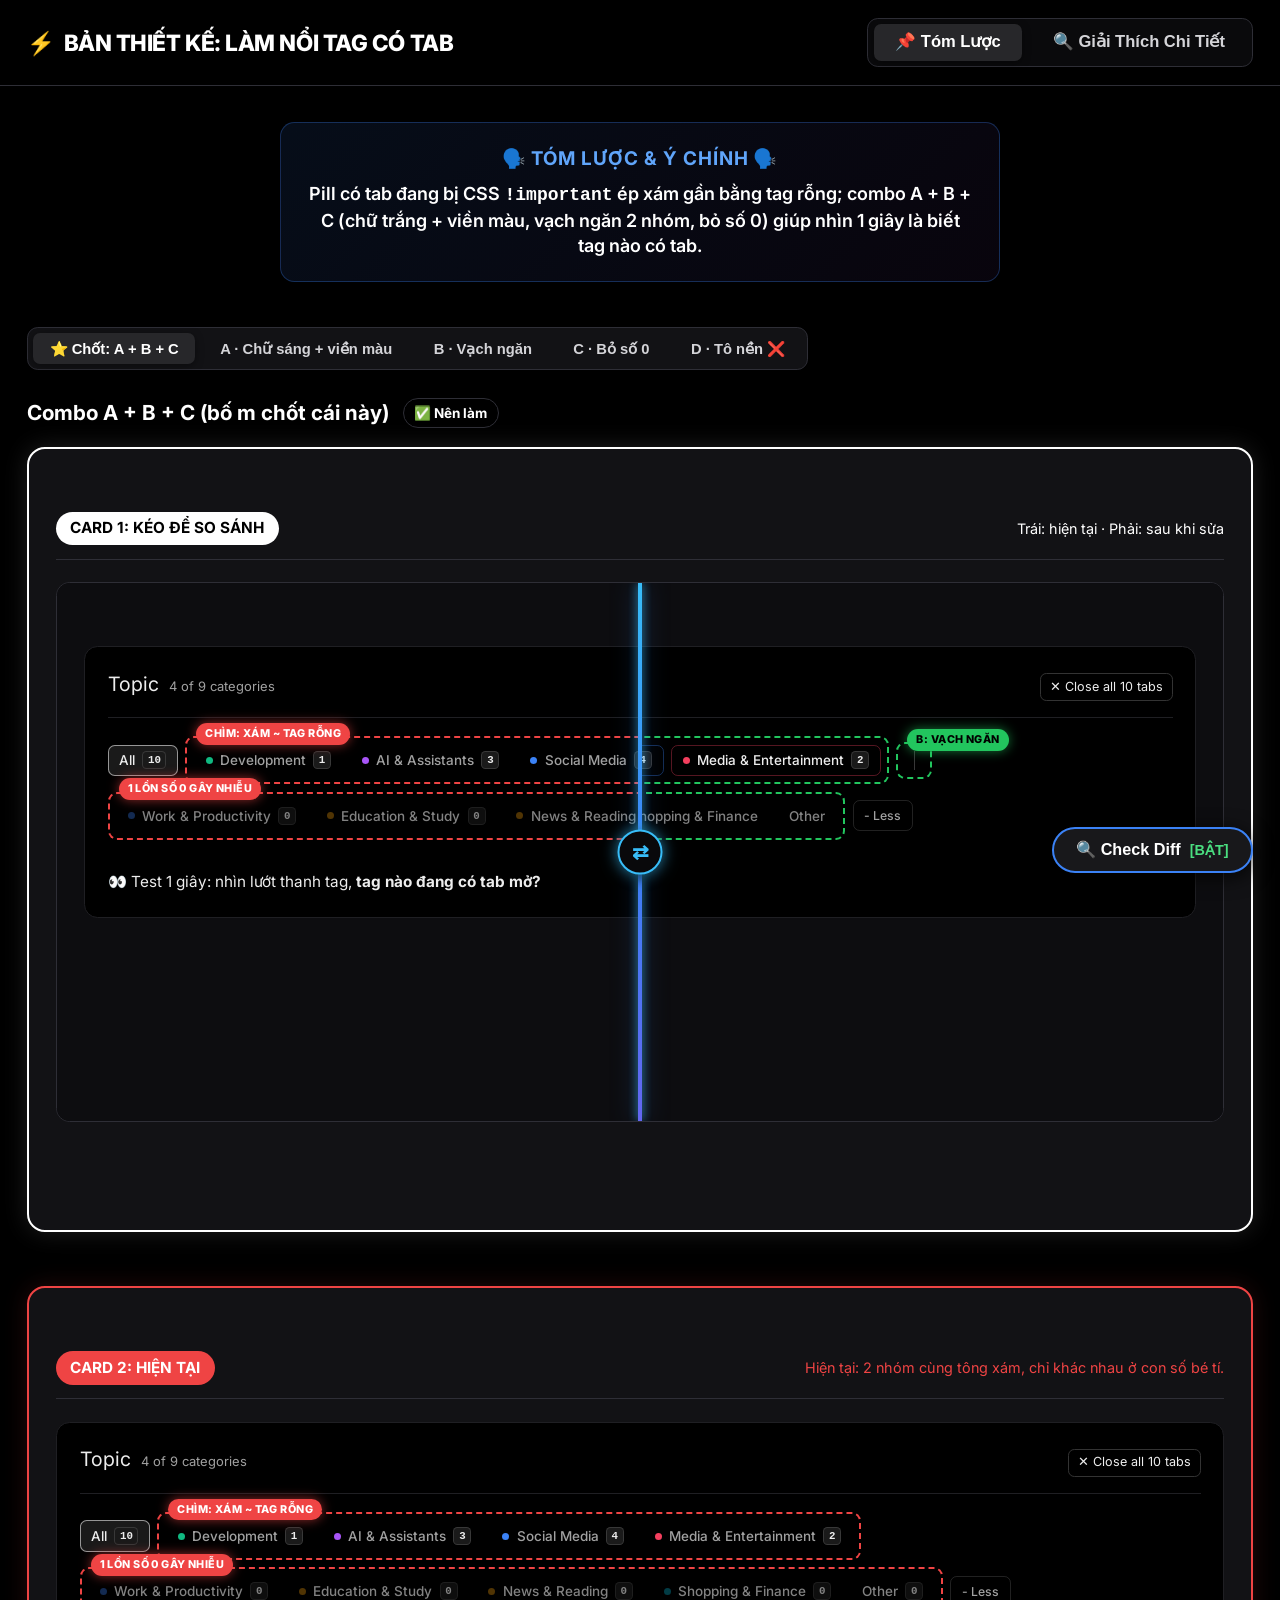
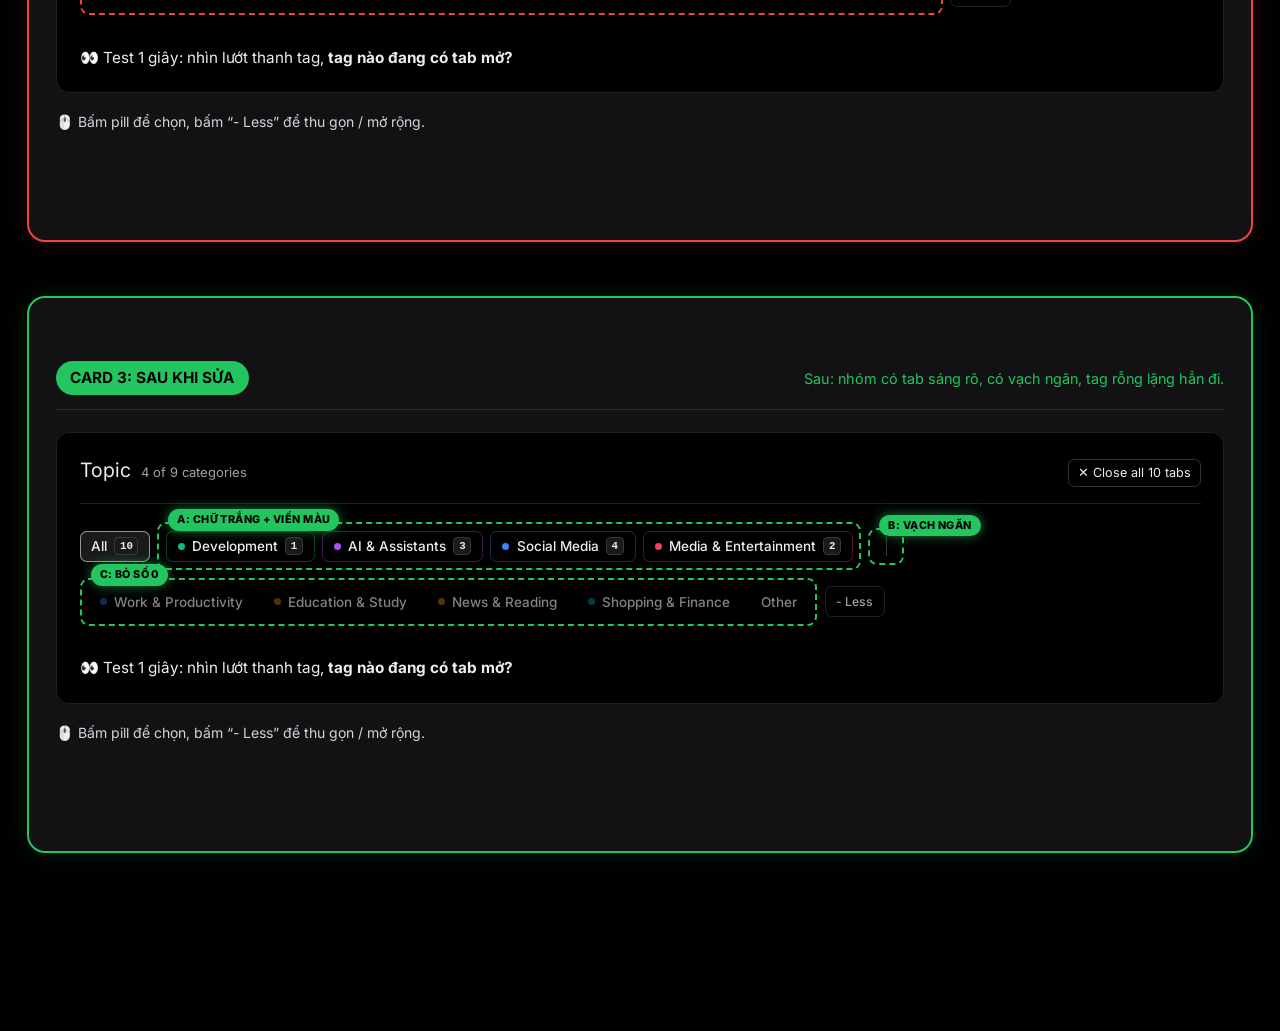
<file: html-visual/lam-noi-tag-co-tab-26-09-2026.html>
<!DOCTYPE html>
<html lang="vi">
<head>
  <meta charset="UTF-8">
  <meta name="viewport" content="width=device-width, initial-scale=1.0">
  <title>Bản Thiết Kế: Làm Nổi Tag Có Tab</title>
  <link rel="stylesheet" href="./visual-core.css">
  <style>
    .mock { background:#000; border:1px solid #1f1f23; border-radius:.75rem; padding:1.25rem; width:100%; box-sizing:border-box; font-family:Inter,-apple-system,"Segoe UI",sans-serif; }
    .mock-head { display:flex; align-items:baseline; gap:.6rem; padding-bottom:.9rem; margin-bottom:1rem; border-bottom:1px solid #1f1f23; flex-wrap:wrap; }
    .mh-title { font-size:1.1rem; color:#ededed; }
    .mh-sub { font-size:.72rem; color:#a1a1a1; }
    .mh-act { margin-left:auto; font-size:.7rem; color:#ededed; border:1px solid #333; border-radius:.35rem; padding:.2rem .5rem; }
    .bar { display:flex; flex-wrap:wrap; gap:.4rem; align-items:center; }
    .grp { display:inline-flex; flex-wrap:wrap; gap:.4rem; align-items:center; position:relative; padding:.35rem; border-radius:.5rem; }
    .hl-red { border:2px dashed var(--accent-red) !important; }
    .hl-green { border:2px dashed var(--accent-green) !important; }
    .mock-annotation.edge { top:-.85rem; left:.5rem; right:auto; font-size:.6rem; padding:.15rem .5rem; white-space:nowrap; z-index:5; }
    .p { display:inline-flex; align-items:center; gap:.4rem; height:1.75rem; padding:0 .6rem; border-radius:.375rem; font:500 .75rem Inter,-apple-system,"Segoe UI",sans-serif; border:1px solid transparent; background:transparent; color:#a1a1a1; white-space:nowrap; cursor:pointer; }
    .p:hover { background:rgba(255,255,255,.08); color:#ededed; }
    .p .dot { width:.4rem; height:.4rem; border-radius:50%; flex-shrink:0; }
    .p .cnt { display:inline-flex; align-items:center; justify-content:center; min-width:1rem; height:1rem; padding:0 .25rem; border-radius:.25rem; background:#1a1a1a; border:1px solid rgba(255,255,255,.13); font:600 .6rem ui-monospace,monospace; color:#ededed; }
    .p.sel { background:#1a1a1a; border-color:rgba(255,255,255,.54); color:#ededed; box-shadow:0 1px 2px rgba(0,0,0,.25); }
    .p.sel.has-c { border-color:var(--c); }
    .p.empty { opacity:.55; color:#ededed; }
    .p.empty .dot { opacity:.6; }
    .p.empty:hover { opacity:.95; }
    .p.act.lit { color:#ededed; }
    .p.act.lit.has-c { border-color:color-mix(in srgb, var(--c) 35%, transparent); }
    .p.act.tint.has-c { background:color-mix(in srgb, var(--c) 22%, #000); border-color:color-mix(in srgb, var(--c) 60%, transparent); color:#fff; }
    .p.more { border:1px solid rgba(255,255,255,.13); color:#a1a1a1; font-size:.68rem; }
    .sep { display:inline-block; width:1px; height:1.1rem; background:rgba(255,255,255,.22); margin:0 .3rem; }
    .grp .sep { margin:0 .5rem; }
    .blink { margin-top:1.75rem; font-size:.85rem; color:#ededed; }
    .mock.collapsed .p.empty, .mock.collapsed .sep { display:none; }
    .mock.collapsed .grp:not(:has(.act)) { display:none; }
    .noint { pointer-events:none; }
    .hdr-note { font-size:.8rem; color:var(--text-main); }
    .hdr-note.red { color:var(--accent-red); } .hdr-note.green { color:var(--accent-green); }
    .hint { margin-top:1rem; font-size:.78rem; color:var(--text-sub); }
    .v-title { font-size:1.15rem; margin:1.5rem 0 1rem; display:flex; gap:.75rem; align-items:center; flex-wrap:wrap; }
    .verdict { font-size:.75rem; padding:.2rem .6rem; border:1px solid var(--border); border-radius:9999px; }
    .code-file { font-size:.78rem; font-weight:700; color:#e4e4e7; }
    .c-mute { color:#9ca3af; font-style:italic; }
    hr.divider { border:0; border-top:1px solid var(--border); margin:2.5rem 0; }
    .sub-tabs { flex-wrap:wrap; margin:1.5rem 0 .5rem; }
  </style>
</head>
<body>
  <header class="nav-header">
    <div class="brand-title"><span>⚡</span> BẢN THIẾT KẾ: LÀM NỔI TAG CÓ TAB</div>
    <nav class="tab-group" role="tablist">
      <button class="tab-btn active" role="tab" aria-selected="true" onclick="switchTab('summarize', this)">📌 Tóm Lược</button>
      <button class="tab-btn" role="tab" aria-selected="false" onclick="switchTab('explain', this)">🔍 Giải Thích Chi Tiết</button>
    </nav>
  </header>
  <div class="container">
    <main id="tab-summarize" class="tab-pane active" role="tabpanel">
      <section class="callout">
        <h2>🗣️ TÓM LƯỢC &amp; Ý CHÍNH 🗣️</h2>
        <p>Pill có tab đang bị CSS <code>!important</code> ép xám gần bằng tag rỗng; combo A + B + C (chữ trắng + viền màu, vạch ngăn 2 nhóm, bỏ số 0) giúp nhìn 1 giây là biết tag nào có tab.</p>
      </section>
      <nav class="tab-group sub-tabs" role="tablist">
        <button class="tab-btn active" role="tab" aria-selected="true" onclick="switchTab('sub-combo', this)">⭐ Chốt: A + B + C</button>
        <button class="tab-btn" role="tab" aria-selected="false" onclick="switchTab('sub-a', this)">A · Chữ sáng + viền màu</button>
        <button class="tab-btn" role="tab" aria-selected="false" onclick="switchTab('sub-b', this)">B · Vạch ngăn</button>
        <button class="tab-btn" role="tab" aria-selected="false" onclick="switchTab('sub-c', this)">C · Bỏ số 0</button>
        <button class="tab-btn" role="tab" aria-selected="false" onclick="switchTab('sub-d', this)">D · Tô nền ❌</button>
      </nav>
      <div>
        <div id="tab-sub-combo" class="tab-pane active" data-tab-pane="sub-combo" role="tabpanel">
  <h3 class="v-title">Combo A + B + C (bố m chốt cái này) <span class="verdict">✅ Nên làm</span></h3>
  <article class="card-wrapper card-slider">
    <div class="card-header-bar"><span class="card-badge badge-white">CARD 1: KÉO ĐỂ SO SÁNH</span><span class="hdr-note">Trái: hiện tại · Phải: sau khi sửa</span></div>
    <div class="slider-viewport">
      <div class="slider-layer slider-before"><div class="noint"><div class="mock">
  <div class="mock-head"><span class="mh-title">Topic</span><span class="mh-sub">4 of 9 categories</span><span class="mh-act">✕ Close all 10 tabs</span></div>
  <div class="bar"><button type="button" class="p sel"><span>All</span><span class="cnt">10</span></button><span class="grp diff-highlight hl-red" data-diff="annotation"><span class="mock-annotation red edge">CHÌM: xám ~ tag rỗng</span><button type="button" class="p act has-c" style="--c:#10b981"><span class="dot" style="background:#10b981"></span><span>Development</span><span class="cnt">1</span></button><button type="button" class="p act has-c" style="--c:#a855f7"><span class="dot" style="background:#a855f7"></span><span>AI &amp; Assistants</span><span class="cnt">3</span></button><button type="button" class="p act has-c" style="--c:#3b82f6"><span class="dot" style="background:#3b82f6"></span><span>Social Media</span><span class="cnt">4</span></button><button type="button" class="p act has-c" style="--c:#f43f5e"><span class="dot" style="background:#f43f5e"></span><span>Media &amp; Entertainment</span><span class="cnt">2</span></button></span><span class="grp diff-highlight hl-red" data-diff="annotation"><span class="mock-annotation red edge">1 lồn số 0 gây nhiễu</span><button type="button" class="p empty" style="--c:#3b82f6"><span class="dot" style="background:#3b82f6"></span><span>Work &amp; Productivity</span><span class="cnt">0</span></button><button type="button" class="p empty" style="--c:#f59e0b"><span class="dot" style="background:#f59e0b"></span><span>Education &amp; Study</span><span class="cnt">0</span></button><button type="button" class="p empty" style="--c:#f59e0b"><span class="dot" style="background:#f59e0b"></span><span>News &amp; Reading</span><span class="cnt">0</span></button><button type="button" class="p empty" style="--c:#06b6d4"><span class="dot" style="background:#06b6d4"></span><span>Shopping &amp; Finance</span><span class="cnt">0</span></button><button type="button" class="p empty"><span>Other</span><span class="cnt">0</span></button></span><button type="button" class="p more" data-more>- Less</button></div>
  <div class="blink">👀 Test 1 giây: nhìn lướt thanh tag, <b>tag nào đang có tab mở?</b></div>
</div></div></div>
      <div class="slider-layer slider-after"><div class="noint"><div class="mock">
  <div class="mock-head"><span class="mh-title">Topic</span><span class="mh-sub">4 of 9 categories</span><span class="mh-act">✕ Close all 10 tabs</span></div>
  <div class="bar"><button type="button" class="p sel"><span>All</span><span class="cnt">10</span></button><span class="grp diff-highlight hl-green" data-diff="annotation"><span class="mock-annotation green edge">A: chữ trắng + viền màu</span><button type="button" class="p act lit has-c" style="--c:#10b981"><span class="dot" style="background:#10b981"></span><span>Development</span><span class="cnt">1</span></button><button type="button" class="p act lit has-c" style="--c:#a855f7"><span class="dot" style="background:#a855f7"></span><span>AI &amp; Assistants</span><span class="cnt">3</span></button><button type="button" class="p act lit has-c" style="--c:#3b82f6"><span class="dot" style="background:#3b82f6"></span><span>Social Media</span><span class="cnt">4</span></button><button type="button" class="p act lit has-c" style="--c:#f43f5e"><span class="dot" style="background:#f43f5e"></span><span>Media &amp; Entertainment</span><span class="cnt">2</span></button></span><span class="grp diff-highlight hl-green" data-diff="annotation"><span class="mock-annotation green edge">B: vạch ngăn</span><span class="sep" aria-hidden="true"></span></span><span class="grp diff-highlight hl-green" data-diff="annotation"><span class="mock-annotation green edge">C: bỏ số 0</span><button type="button" class="p empty" style="--c:#3b82f6"><span class="dot" style="background:#3b82f6"></span><span>Work &amp; Productivity</span></button><button type="button" class="p empty" style="--c:#f59e0b"><span class="dot" style="background:#f59e0b"></span><span>Education &amp; Study</span></button><button type="button" class="p empty" style="--c:#f59e0b"><span class="dot" style="background:#f59e0b"></span><span>News &amp; Reading</span></button><button type="button" class="p empty" style="--c:#06b6d4"><span class="dot" style="background:#06b6d4"></span><span>Shopping &amp; Finance</span></button><button type="button" class="p empty"><span>Other</span></button></span><button type="button" class="p more" data-more>- Less</button></div>
  <div class="blink">👀 Test 1 giây: nhìn lướt thanh tag, <b>tag nào đang có tab mở?</b></div>
</div></div></div>
      <div class="slider-divider"><div class="slider-knob" role="slider" aria-label="So sánh trước và sau" aria-valuemin="0" aria-valuemax="100" aria-valuenow="50" tabindex="0">⇄</div></div>
      <input type="range" class="slider-input-range" min="0" max="100" value="50" tabindex="-1" aria-hidden="true">
    </div>
  </article>
  <article class="card-wrapper card-before">
    <div class="card-header-bar"><span class="card-badge badge-red">CARD 2: HIỆN TẠI</span><span class="hdr-note red">Hiện tại: 2 nhóm cùng tông xám, chỉ khác nhau ở con số bé tí.</span></div>
    <div class="mock interactive">
  <div class="mock-head"><span class="mh-title">Topic</span><span class="mh-sub">4 of 9 categories</span><span class="mh-act">✕ Close all 10 tabs</span></div>
  <div class="bar"><button type="button" class="p sel"><span>All</span><span class="cnt">10</span></button><span class="grp diff-highlight hl-red" data-diff="annotation"><span class="mock-annotation red edge">CHÌM: xám ~ tag rỗng</span><button type="button" class="p act has-c" style="--c:#10b981"><span class="dot" style="background:#10b981"></span><span>Development</span><span class="cnt">1</span></button><button type="button" class="p act has-c" style="--c:#a855f7"><span class="dot" style="background:#a855f7"></span><span>AI &amp; Assistants</span><span class="cnt">3</span></button><button type="button" class="p act has-c" style="--c:#3b82f6"><span class="dot" style="background:#3b82f6"></span><span>Social Media</span><span class="cnt">4</span></button><button type="button" class="p act has-c" style="--c:#f43f5e"><span class="dot" style="background:#f43f5e"></span><span>Media &amp; Entertainment</span><span class="cnt">2</span></button></span><span class="grp diff-highlight hl-red" data-diff="annotation"><span class="mock-annotation red edge">1 lồn số 0 gây nhiễu</span><button type="button" class="p empty" style="--c:#3b82f6"><span class="dot" style="background:#3b82f6"></span><span>Work &amp; Productivity</span><span class="cnt">0</span></button><button type="button" class="p empty" style="--c:#f59e0b"><span class="dot" style="background:#f59e0b"></span><span>Education &amp; Study</span><span class="cnt">0</span></button><button type="button" class="p empty" style="--c:#f59e0b"><span class="dot" style="background:#f59e0b"></span><span>News &amp; Reading</span><span class="cnt">0</span></button><button type="button" class="p empty" style="--c:#06b6d4"><span class="dot" style="background:#06b6d4"></span><span>Shopping &amp; Finance</span><span class="cnt">0</span></button><button type="button" class="p empty"><span>Other</span><span class="cnt">0</span></button></span><button type="button" class="p more" data-more>- Less</button></div>
  <div class="blink">👀 Test 1 giây: nhìn lướt thanh tag, <b>tag nào đang có tab mở?</b></div>
</div>
    <p class="hint">🖱️ Bấm pill để chọn, bấm “- Less” để thu gọn / mở rộng.</p>
  </article>
  <article class="card-wrapper card-after">
    <div class="card-header-bar"><span class="card-badge badge-green">CARD 3: SAU KHI SỬA</span><span class="hdr-note green">Sau: nhóm có tab sáng rõ, có vạch ngăn, tag rỗng lặng hẳn đi.</span></div>
    <div class="mock interactive">
  <div class="mock-head"><span class="mh-title">Topic</span><span class="mh-sub">4 of 9 categories</span><span class="mh-act">✕ Close all 10 tabs</span></div>
  <div class="bar"><button type="button" class="p sel"><span>All</span><span class="cnt">10</span></button><span class="grp diff-highlight hl-green" data-diff="annotation"><span class="mock-annotation green edge">A: chữ trắng + viền màu</span><button type="button" class="p act lit has-c" style="--c:#10b981"><span class="dot" style="background:#10b981"></span><span>Development</span><span class="cnt">1</span></button><button type="button" class="p act lit has-c" style="--c:#a855f7"><span class="dot" style="background:#a855f7"></span><span>AI &amp; Assistants</span><span class="cnt">3</span></button><button type="button" class="p act lit has-c" style="--c:#3b82f6"><span class="dot" style="background:#3b82f6"></span><span>Social Media</span><span class="cnt">4</span></button><button type="button" class="p act lit has-c" style="--c:#f43f5e"><span class="dot" style="background:#f43f5e"></span><span>Media &amp; Entertainment</span><span class="cnt">2</span></button></span><span class="grp diff-highlight hl-green" data-diff="annotation"><span class="mock-annotation green edge">B: vạch ngăn</span><span class="sep" aria-hidden="true"></span></span><span class="grp diff-highlight hl-green" data-diff="annotation"><span class="mock-annotation green edge">C: bỏ số 0</span><button type="button" class="p empty" style="--c:#3b82f6"><span class="dot" style="background:#3b82f6"></span><span>Work &amp; Productivity</span></button><button type="button" class="p empty" style="--c:#f59e0b"><span class="dot" style="background:#f59e0b"></span><span>Education &amp; Study</span></button><button type="button" class="p empty" style="--c:#f59e0b"><span class="dot" style="background:#f59e0b"></span><span>News &amp; Reading</span></button><button type="button" class="p empty" style="--c:#06b6d4"><span class="dot" style="background:#06b6d4"></span><span>Shopping &amp; Finance</span></button><button type="button" class="p empty"><span>Other</span></button></span><button type="button" class="p more" data-more>- Less</button></div>
  <div class="blink">👀 Test 1 giây: nhìn lướt thanh tag, <b>tag nào đang có tab mở?</b></div>
</div>
    <p class="hint">🖱️ Bấm pill để chọn, bấm “- Less” để thu gọn / mở rộng.</p>
  </article>
</div>
<div id="tab-sub-a" class="tab-pane" data-tab-pane="sub-a" role="tabpanel" style="display:none">
  <h3 class="v-title">A: Pill có tab chữ trắng + viền màu tag <span class="verdict">✅ Nên làm (gốc vấn đề)</span></h3>
  <article class="card-wrapper card-slider">
    <div class="card-header-bar"><span class="card-badge badge-white">CARD 1: KÉO ĐỂ SO SÁNH</span><span class="hdr-note">Trái: hiện tại · Phải: sau khi sửa</span></div>
    <div class="slider-viewport">
      <div class="slider-layer slider-before"><div class="noint"><div class="mock">
  <div class="mock-head"><span class="mh-title">Topic</span><span class="mh-sub">4 of 9 categories</span><span class="mh-act">✕ Close all 10 tabs</span></div>
  <div class="bar"><button type="button" class="p sel"><span>All</span><span class="cnt">10</span></button><span class="grp diff-highlight hl-red" data-diff="annotation"><span class="mock-annotation red edge">CHÌM: xám gần bằng tag rỗng</span><button type="button" class="p act has-c" style="--c:#10b981"><span class="dot" style="background:#10b981"></span><span>Development</span><span class="cnt">1</span></button><button type="button" class="p act has-c" style="--c:#a855f7"><span class="dot" style="background:#a855f7"></span><span>AI &amp; Assistants</span><span class="cnt">3</span></button><button type="button" class="p act has-c" style="--c:#3b82f6"><span class="dot" style="background:#3b82f6"></span><span>Social Media</span><span class="cnt">4</span></button><button type="button" class="p act has-c" style="--c:#f43f5e"><span class="dot" style="background:#f43f5e"></span><span>Media &amp; Entertainment</span><span class="cnt">2</span></button></span><button type="button" class="p empty" style="--c:#3b82f6"><span class="dot" style="background:#3b82f6"></span><span>Work &amp; Productivity</span><span class="cnt">0</span></button><button type="button" class="p empty" style="--c:#f59e0b"><span class="dot" style="background:#f59e0b"></span><span>Education &amp; Study</span><span class="cnt">0</span></button><button type="button" class="p empty" style="--c:#f59e0b"><span class="dot" style="background:#f59e0b"></span><span>News &amp; Reading</span><span class="cnt">0</span></button><button type="button" class="p empty" style="--c:#06b6d4"><span class="dot" style="background:#06b6d4"></span><span>Shopping &amp; Finance</span><span class="cnt">0</span></button><button type="button" class="p empty"><span>Other</span><span class="cnt">0</span></button><button type="button" class="p more" data-more>- Less</button></div>
  <div class="blink">👀 Test 1 giây: nhìn lướt thanh tag, <b>tag nào đang có tab mở?</b></div>
</div></div></div>
      <div class="slider-layer slider-after"><div class="noint"><div class="mock">
  <div class="mock-head"><span class="mh-title">Topic</span><span class="mh-sub">4 of 9 categories</span><span class="mh-act">✕ Close all 10 tabs</span></div>
  <div class="bar"><button type="button" class="p sel"><span>All</span><span class="cnt">10</span></button><span class="grp diff-highlight hl-green" data-diff="annotation"><span class="mock-annotation green edge">Chữ trắng + viền màu 35%</span><button type="button" class="p act lit has-c" style="--c:#10b981"><span class="dot" style="background:#10b981"></span><span>Development</span><span class="cnt">1</span></button><button type="button" class="p act lit has-c" style="--c:#a855f7"><span class="dot" style="background:#a855f7"></span><span>AI &amp; Assistants</span><span class="cnt">3</span></button><button type="button" class="p act lit has-c" style="--c:#3b82f6"><span class="dot" style="background:#3b82f6"></span><span>Social Media</span><span class="cnt">4</span></button><button type="button" class="p act lit has-c" style="--c:#f43f5e"><span class="dot" style="background:#f43f5e"></span><span>Media &amp; Entertainment</span><span class="cnt">2</span></button></span><button type="button" class="p empty" style="--c:#3b82f6"><span class="dot" style="background:#3b82f6"></span><span>Work &amp; Productivity</span><span class="cnt">0</span></button><button type="button" class="p empty" style="--c:#f59e0b"><span class="dot" style="background:#f59e0b"></span><span>Education &amp; Study</span><span class="cnt">0</span></button><button type="button" class="p empty" style="--c:#f59e0b"><span class="dot" style="background:#f59e0b"></span><span>News &amp; Reading</span><span class="cnt">0</span></button><button type="button" class="p empty" style="--c:#06b6d4"><span class="dot" style="background:#06b6d4"></span><span>Shopping &amp; Finance</span><span class="cnt">0</span></button><button type="button" class="p empty"><span>Other</span><span class="cnt">0</span></button><button type="button" class="p more" data-more>- Less</button></div>
  <div class="blink">👀 Test 1 giây: nhìn lướt thanh tag, <b>tag nào đang có tab mở?</b></div>
</div></div></div>
      <div class="slider-divider"><div class="slider-knob" role="slider" aria-label="So sánh trước và sau" aria-valuemin="0" aria-valuemax="100" aria-valuenow="50" tabindex="0">⇄</div></div>
      <input type="range" class="slider-input-range" min="0" max="100" value="50" tabindex="-1" aria-hidden="true">
    </div>
  </article>
  <article class="card-wrapper card-before">
    <div class="card-header-bar"><span class="card-badge badge-red">CARD 2: HIỆN TẠI</span><span class="hdr-note red">Override !important ép chữ về xám phụ, xóa luôn viền màu.</span></div>
    <div class="mock interactive">
  <div class="mock-head"><span class="mh-title">Topic</span><span class="mh-sub">4 of 9 categories</span><span class="mh-act">✕ Close all 10 tabs</span></div>
  <div class="bar"><button type="button" class="p sel"><span>All</span><span class="cnt">10</span></button><span class="grp diff-highlight hl-red" data-diff="annotation"><span class="mock-annotation red edge">CHÌM: xám gần bằng tag rỗng</span><button type="button" class="p act has-c" style="--c:#10b981"><span class="dot" style="background:#10b981"></span><span>Development</span><span class="cnt">1</span></button><button type="button" class="p act has-c" style="--c:#a855f7"><span class="dot" style="background:#a855f7"></span><span>AI &amp; Assistants</span><span class="cnt">3</span></button><button type="button" class="p act has-c" style="--c:#3b82f6"><span class="dot" style="background:#3b82f6"></span><span>Social Media</span><span class="cnt">4</span></button><button type="button" class="p act has-c" style="--c:#f43f5e"><span class="dot" style="background:#f43f5e"></span><span>Media &amp; Entertainment</span><span class="cnt">2</span></button></span><button type="button" class="p empty" style="--c:#3b82f6"><span class="dot" style="background:#3b82f6"></span><span>Work &amp; Productivity</span><span class="cnt">0</span></button><button type="button" class="p empty" style="--c:#f59e0b"><span class="dot" style="background:#f59e0b"></span><span>Education &amp; Study</span><span class="cnt">0</span></button><button type="button" class="p empty" style="--c:#f59e0b"><span class="dot" style="background:#f59e0b"></span><span>News &amp; Reading</span><span class="cnt">0</span></button><button type="button" class="p empty" style="--c:#06b6d4"><span class="dot" style="background:#06b6d4"></span><span>Shopping &amp; Finance</span><span class="cnt">0</span></button><button type="button" class="p empty"><span>Other</span><span class="cnt">0</span></button><button type="button" class="p more" data-more>- Less</button></div>
  <div class="blink">👀 Test 1 giây: nhìn lướt thanh tag, <b>tag nào đang có tab mở?</b></div>
</div>
    <p class="hint">🖱️ Bấm pill để chọn, bấm “- Less” để thu gọn / mở rộng.</p>
  </article>
  <article class="card-wrapper card-after">
    <div class="card-header-bar"><span class="card-badge badge-green">CARD 3: SAU KHI SỬA</span><span class="hdr-note green">Gỡ override: chữ trắng, viền nhuốm màu tag (rule gốc đã có sẵn).</span></div>
    <div class="mock interactive">
  <div class="mock-head"><span class="mh-title">Topic</span><span class="mh-sub">4 of 9 categories</span><span class="mh-act">✕ Close all 10 tabs</span></div>
  <div class="bar"><button type="button" class="p sel"><span>All</span><span class="cnt">10</span></button><span class="grp diff-highlight hl-green" data-diff="annotation"><span class="mock-annotation green edge">Chữ trắng + viền màu 35%</span><button type="button" class="p act lit has-c" style="--c:#10b981"><span class="dot" style="background:#10b981"></span><span>Development</span><span class="cnt">1</span></button><button type="button" class="p act lit has-c" style="--c:#a855f7"><span class="dot" style="background:#a855f7"></span><span>AI &amp; Assistants</span><span class="cnt">3</span></button><button type="button" class="p act lit has-c" style="--c:#3b82f6"><span class="dot" style="background:#3b82f6"></span><span>Social Media</span><span class="cnt">4</span></button><button type="button" class="p act lit has-c" style="--c:#f43f5e"><span class="dot" style="background:#f43f5e"></span><span>Media &amp; Entertainment</span><span class="cnt">2</span></button></span><button type="button" class="p empty" style="--c:#3b82f6"><span class="dot" style="background:#3b82f6"></span><span>Work &amp; Productivity</span><span class="cnt">0</span></button><button type="button" class="p empty" style="--c:#f59e0b"><span class="dot" style="background:#f59e0b"></span><span>Education &amp; Study</span><span class="cnt">0</span></button><button type="button" class="p empty" style="--c:#f59e0b"><span class="dot" style="background:#f59e0b"></span><span>News &amp; Reading</span><span class="cnt">0</span></button><button type="button" class="p empty" style="--c:#06b6d4"><span class="dot" style="background:#06b6d4"></span><span>Shopping &amp; Finance</span><span class="cnt">0</span></button><button type="button" class="p empty"><span>Other</span><span class="cnt">0</span></button><button type="button" class="p more" data-more>- Less</button></div>
  <div class="blink">👀 Test 1 giây: nhìn lướt thanh tag, <b>tag nào đang có tab mở?</b></div>
</div>
    <p class="hint">🖱️ Bấm pill để chọn, bấm “- Less” để thu gọn / mở rộng.</p>
  </article>
</div>
<div id="tab-sub-b" class="tab-pane" data-tab-pane="sub-b" role="tabpanel" style="display:none">
  <h3 class="v-title">B: Vạch ngăn giữa nhóm có tab và nhóm rỗng <span class="verdict">✅ Nên làm</span></h3>
  <article class="card-wrapper card-slider">
    <div class="card-header-bar"><span class="card-badge badge-white">CARD 1: KÉO ĐỂ SO SÁNH</span><span class="hdr-note">Trái: hiện tại · Phải: sau khi sửa</span></div>
    <div class="slider-viewport">
      <div class="slider-layer slider-before"><div class="noint"><div class="mock">
  <div class="mock-head"><span class="mh-title">Topic</span><span class="mh-sub">4 of 9 categories</span><span class="mh-act">✕ Close all 10 tabs</span></div>
  <div class="bar"><button type="button" class="p sel"><span>All</span><span class="cnt">10</span></button><span class="grp diff-highlight hl-red" data-diff="annotation"><span class="mock-annotation red edge">Ranh giới 2 nhóm ở đâu?</span><button type="button" class="p act has-c" style="--c:#10b981"><span class="dot" style="background:#10b981"></span><span>Development</span><span class="cnt">1</span></button><button type="button" class="p act has-c" style="--c:#a855f7"><span class="dot" style="background:#a855f7"></span><span>AI &amp; Assistants</span><span class="cnt">3</span></button><button type="button" class="p act has-c" style="--c:#3b82f6"><span class="dot" style="background:#3b82f6"></span><span>Social Media</span><span class="cnt">4</span></button><button type="button" class="p act has-c" style="--c:#f43f5e"><span class="dot" style="background:#f43f5e"></span><span>Media &amp; Entertainment</span><span class="cnt">2</span></button></span><button type="button" class="p empty" style="--c:#3b82f6"><span class="dot" style="background:#3b82f6"></span><span>Work &amp; Productivity</span><span class="cnt">0</span></button><button type="button" class="p empty" style="--c:#f59e0b"><span class="dot" style="background:#f59e0b"></span><span>Education &amp; Study</span><span class="cnt">0</span></button><button type="button" class="p empty" style="--c:#f59e0b"><span class="dot" style="background:#f59e0b"></span><span>News &amp; Reading</span><span class="cnt">0</span></button><button type="button" class="p empty" style="--c:#06b6d4"><span class="dot" style="background:#06b6d4"></span><span>Shopping &amp; Finance</span><span class="cnt">0</span></button><button type="button" class="p empty"><span>Other</span><span class="cnt">0</span></button><button type="button" class="p more" data-more>- Less</button></div>
  <div class="blink">👀 Test 1 giây: nhìn lướt thanh tag, <b>tag nào đang có tab mở?</b></div>
</div></div></div>
      <div class="slider-layer slider-after"><div class="noint"><div class="mock">
  <div class="mock-head"><span class="mh-title">Topic</span><span class="mh-sub">4 of 9 categories</span><span class="mh-act">✕ Close all 10 tabs</span></div>
  <div class="bar"><button type="button" class="p sel"><span>All</span><span class="cnt">10</span></button><button type="button" class="p act has-c" style="--c:#10b981"><span class="dot" style="background:#10b981"></span><span>Development</span><span class="cnt">1</span></button><button type="button" class="p act has-c" style="--c:#a855f7"><span class="dot" style="background:#a855f7"></span><span>AI &amp; Assistants</span><span class="cnt">3</span></button><button type="button" class="p act has-c" style="--c:#3b82f6"><span class="dot" style="background:#3b82f6"></span><span>Social Media</span><span class="cnt">4</span></button><button type="button" class="p act has-c" style="--c:#f43f5e"><span class="dot" style="background:#f43f5e"></span><span>Media &amp; Entertainment</span><span class="cnt">2</span></button><span class="grp diff-highlight hl-green" data-diff="annotation"><span class="mock-annotation green edge">Ranh giới rõ</span><span class="sep" aria-hidden="true"></span></span><button type="button" class="p empty" style="--c:#3b82f6"><span class="dot" style="background:#3b82f6"></span><span>Work &amp; Productivity</span><span class="cnt">0</span></button><button type="button" class="p empty" style="--c:#f59e0b"><span class="dot" style="background:#f59e0b"></span><span>Education &amp; Study</span><span class="cnt">0</span></button><button type="button" class="p empty" style="--c:#f59e0b"><span class="dot" style="background:#f59e0b"></span><span>News &amp; Reading</span><span class="cnt">0</span></button><button type="button" class="p empty" style="--c:#06b6d4"><span class="dot" style="background:#06b6d4"></span><span>Shopping &amp; Finance</span><span class="cnt">0</span></button><button type="button" class="p empty"><span>Other</span><span class="cnt">0</span></button><button type="button" class="p more" data-more>- Less</button></div>
  <div class="blink">👀 Test 1 giây: nhìn lướt thanh tag, <b>tag nào đang có tab mở?</b></div>
</div></div></div>
      <div class="slider-divider"><div class="slider-knob" role="slider" aria-label="So sánh trước và sau" aria-valuemin="0" aria-valuemax="100" aria-valuenow="50" tabindex="0">⇄</div></div>
      <input type="range" class="slider-input-range" min="0" max="100" value="50" tabindex="-1" aria-hidden="true">
    </div>
  </article>
  <article class="card-wrapper card-before">
    <div class="card-header-bar"><span class="card-badge badge-red">CARD 2: HIỆN TẠI</span><span class="hdr-note red">Sort đã gom nhóm có tab về trái, nhưng mắt đéo thấy ranh giới.</span></div>
    <div class="mock interactive">
  <div class="mock-head"><span class="mh-title">Topic</span><span class="mh-sub">4 of 9 categories</span><span class="mh-act">✕ Close all 10 tabs</span></div>
  <div class="bar"><button type="button" class="p sel"><span>All</span><span class="cnt">10</span></button><span class="grp diff-highlight hl-red" data-diff="annotation"><span class="mock-annotation red edge">Ranh giới 2 nhóm ở đâu?</span><button type="button" class="p act has-c" style="--c:#10b981"><span class="dot" style="background:#10b981"></span><span>Development</span><span class="cnt">1</span></button><button type="button" class="p act has-c" style="--c:#a855f7"><span class="dot" style="background:#a855f7"></span><span>AI &amp; Assistants</span><span class="cnt">3</span></button><button type="button" class="p act has-c" style="--c:#3b82f6"><span class="dot" style="background:#3b82f6"></span><span>Social Media</span><span class="cnt">4</span></button><button type="button" class="p act has-c" style="--c:#f43f5e"><span class="dot" style="background:#f43f5e"></span><span>Media &amp; Entertainment</span><span class="cnt">2</span></button></span><button type="button" class="p empty" style="--c:#3b82f6"><span class="dot" style="background:#3b82f6"></span><span>Work &amp; Productivity</span><span class="cnt">0</span></button><button type="button" class="p empty" style="--c:#f59e0b"><span class="dot" style="background:#f59e0b"></span><span>Education &amp; Study</span><span class="cnt">0</span></button><button type="button" class="p empty" style="--c:#f59e0b"><span class="dot" style="background:#f59e0b"></span><span>News &amp; Reading</span><span class="cnt">0</span></button><button type="button" class="p empty" style="--c:#06b6d4"><span class="dot" style="background:#06b6d4"></span><span>Shopping &amp; Finance</span><span class="cnt">0</span></button><button type="button" class="p empty"><span>Other</span><span class="cnt">0</span></button><button type="button" class="p more" data-more>- Less</button></div>
  <div class="blink">👀 Test 1 giây: nhìn lướt thanh tag, <b>tag nào đang có tab mở?</b></div>
</div>
    <p class="hint">🖱️ Bấm pill để chọn, bấm “- Less” để thu gọn / mở rộng.</p>
  </article>
  <article class="card-wrapper card-after">
    <div class="card-header-bar"><span class="card-badge badge-green">CARD 3: SAU KHI SỬA</span><span class="hdr-note green">Thêm 1 vạch dọc mảnh: trái = có tab, phải = rỗng.</span></div>
    <div class="mock interactive">
  <div class="mock-head"><span class="mh-title">Topic</span><span class="mh-sub">4 of 9 categories</span><span class="mh-act">✕ Close all 10 tabs</span></div>
  <div class="bar"><button type="button" class="p sel"><span>All</span><span class="cnt">10</span></button><button type="button" class="p act has-c" style="--c:#10b981"><span class="dot" style="background:#10b981"></span><span>Development</span><span class="cnt">1</span></button><button type="button" class="p act has-c" style="--c:#a855f7"><span class="dot" style="background:#a855f7"></span><span>AI &amp; Assistants</span><span class="cnt">3</span></button><button type="button" class="p act has-c" style="--c:#3b82f6"><span class="dot" style="background:#3b82f6"></span><span>Social Media</span><span class="cnt">4</span></button><button type="button" class="p act has-c" style="--c:#f43f5e"><span class="dot" style="background:#f43f5e"></span><span>Media &amp; Entertainment</span><span class="cnt">2</span></button><span class="grp diff-highlight hl-green" data-diff="annotation"><span class="mock-annotation green edge">Ranh giới rõ</span><span class="sep" aria-hidden="true"></span></span><button type="button" class="p empty" style="--c:#3b82f6"><span class="dot" style="background:#3b82f6"></span><span>Work &amp; Productivity</span><span class="cnt">0</span></button><button type="button" class="p empty" style="--c:#f59e0b"><span class="dot" style="background:#f59e0b"></span><span>Education &amp; Study</span><span class="cnt">0</span></button><button type="button" class="p empty" style="--c:#f59e0b"><span class="dot" style="background:#f59e0b"></span><span>News &amp; Reading</span><span class="cnt">0</span></button><button type="button" class="p empty" style="--c:#06b6d4"><span class="dot" style="background:#06b6d4"></span><span>Shopping &amp; Finance</span><span class="cnt">0</span></button><button type="button" class="p empty"><span>Other</span><span class="cnt">0</span></button><button type="button" class="p more" data-more>- Less</button></div>
  <div class="blink">👀 Test 1 giây: nhìn lướt thanh tag, <b>tag nào đang có tab mở?</b></div>
</div>
    <p class="hint">🖱️ Bấm pill để chọn, bấm “- Less” để thu gọn / mở rộng.</p>
  </article>
</div>
<div id="tab-sub-c" class="tab-pane" data-tab-pane="sub-c" role="tabpanel" style="display:none">
  <h3 class="v-title">C: Bỏ badge “0” trên tag rỗng <span class="verdict">✅ Nên làm</span></h3>
  <article class="card-wrapper card-slider">
    <div class="card-header-bar"><span class="card-badge badge-white">CARD 1: KÉO ĐỂ SO SÁNH</span><span class="hdr-note">Trái: hiện tại · Phải: sau khi sửa</span></div>
    <div class="slider-viewport">
      <div class="slider-layer slider-before"><div class="noint"><div class="mock">
  <div class="mock-head"><span class="mh-title">Topic</span><span class="mh-sub">4 of 9 categories</span><span class="mh-act">✕ Close all 10 tabs</span></div>
  <div class="bar"><button type="button" class="p sel"><span>All</span><span class="cnt">10</span></button><button type="button" class="p act has-c" style="--c:#10b981"><span class="dot" style="background:#10b981"></span><span>Development</span><span class="cnt">1</span></button><button type="button" class="p act has-c" style="--c:#a855f7"><span class="dot" style="background:#a855f7"></span><span>AI &amp; Assistants</span><span class="cnt">3</span></button><button type="button" class="p act has-c" style="--c:#3b82f6"><span class="dot" style="background:#3b82f6"></span><span>Social Media</span><span class="cnt">4</span></button><button type="button" class="p act has-c" style="--c:#f43f5e"><span class="dot" style="background:#f43f5e"></span><span>Media &amp; Entertainment</span><span class="cnt">2</span></button><span class="grp diff-highlight hl-red" data-diff="annotation"><span class="mock-annotation red edge">5 badge “0” vô nghĩa</span><button type="button" class="p empty" style="--c:#3b82f6"><span class="dot" style="background:#3b82f6"></span><span>Work &amp; Productivity</span><span class="cnt">0</span></button><button type="button" class="p empty" style="--c:#f59e0b"><span class="dot" style="background:#f59e0b"></span><span>Education &amp; Study</span><span class="cnt">0</span></button><button type="button" class="p empty" style="--c:#f59e0b"><span class="dot" style="background:#f59e0b"></span><span>News &amp; Reading</span><span class="cnt">0</span></button><button type="button" class="p empty" style="--c:#06b6d4"><span class="dot" style="background:#06b6d4"></span><span>Shopping &amp; Finance</span><span class="cnt">0</span></button><button type="button" class="p empty"><span>Other</span><span class="cnt">0</span></button></span><button type="button" class="p more" data-more>- Less</button></div>
  <div class="blink">👀 Test 1 giây: nhìn lướt thanh tag, <b>tag nào đang có tab mở?</b></div>
</div></div></div>
      <div class="slider-layer slider-after"><div class="noint"><div class="mock">
  <div class="mock-head"><span class="mh-title">Topic</span><span class="mh-sub">4 of 9 categories</span><span class="mh-act">✕ Close all 10 tabs</span></div>
  <div class="bar"><button type="button" class="p sel"><span>All</span><span class="cnt">10</span></button><button type="button" class="p act has-c" style="--c:#10b981"><span class="dot" style="background:#10b981"></span><span>Development</span><span class="cnt">1</span></button><button type="button" class="p act has-c" style="--c:#a855f7"><span class="dot" style="background:#a855f7"></span><span>AI &amp; Assistants</span><span class="cnt">3</span></button><button type="button" class="p act has-c" style="--c:#3b82f6"><span class="dot" style="background:#3b82f6"></span><span>Social Media</span><span class="cnt">4</span></button><button type="button" class="p act has-c" style="--c:#f43f5e"><span class="dot" style="background:#f43f5e"></span><span>Media &amp; Entertainment</span><span class="cnt">2</span></button><span class="grp diff-highlight hl-green" data-diff="annotation"><span class="mock-annotation green edge">Có số = có tab</span><button type="button" class="p empty" style="--c:#3b82f6"><span class="dot" style="background:#3b82f6"></span><span>Work &amp; Productivity</span></button><button type="button" class="p empty" style="--c:#f59e0b"><span class="dot" style="background:#f59e0b"></span><span>Education &amp; Study</span></button><button type="button" class="p empty" style="--c:#f59e0b"><span class="dot" style="background:#f59e0b"></span><span>News &amp; Reading</span></button><button type="button" class="p empty" style="--c:#06b6d4"><span class="dot" style="background:#06b6d4"></span><span>Shopping &amp; Finance</span></button><button type="button" class="p empty"><span>Other</span></button></span><button type="button" class="p more" data-more>- Less</button></div>
  <div class="blink">👀 Test 1 giây: nhìn lướt thanh tag, <b>tag nào đang có tab mở?</b></div>
</div></div></div>
      <div class="slider-divider"><div class="slider-knob" role="slider" aria-label="So sánh trước và sau" aria-valuemin="0" aria-valuemax="100" aria-valuenow="50" tabindex="0">⇄</div></div>
      <input type="range" class="slider-input-range" min="0" max="100" value="50" tabindex="-1" aria-hidden="true">
    </div>
  </article>
  <article class="card-wrapper card-before">
    <div class="card-header-bar"><span class="card-badge badge-red">CARD 2: HIỆN TẠI</span><span class="hdr-note red">Badge số xuất hiện ở mọi pill nên đéo còn là tín hiệu.</span></div>
    <div class="mock interactive">
  <div class="mock-head"><span class="mh-title">Topic</span><span class="mh-sub">4 of 9 categories</span><span class="mh-act">✕ Close all 10 tabs</span></div>
  <div class="bar"><button type="button" class="p sel"><span>All</span><span class="cnt">10</span></button><button type="button" class="p act has-c" style="--c:#10b981"><span class="dot" style="background:#10b981"></span><span>Development</span><span class="cnt">1</span></button><button type="button" class="p act has-c" style="--c:#a855f7"><span class="dot" style="background:#a855f7"></span><span>AI &amp; Assistants</span><span class="cnt">3</span></button><button type="button" class="p act has-c" style="--c:#3b82f6"><span class="dot" style="background:#3b82f6"></span><span>Social Media</span><span class="cnt">4</span></button><button type="button" class="p act has-c" style="--c:#f43f5e"><span class="dot" style="background:#f43f5e"></span><span>Media &amp; Entertainment</span><span class="cnt">2</span></button><span class="grp diff-highlight hl-red" data-diff="annotation"><span class="mock-annotation red edge">5 badge “0” vô nghĩa</span><button type="button" class="p empty" style="--c:#3b82f6"><span class="dot" style="background:#3b82f6"></span><span>Work &amp; Productivity</span><span class="cnt">0</span></button><button type="button" class="p empty" style="--c:#f59e0b"><span class="dot" style="background:#f59e0b"></span><span>Education &amp; Study</span><span class="cnt">0</span></button><button type="button" class="p empty" style="--c:#f59e0b"><span class="dot" style="background:#f59e0b"></span><span>News &amp; Reading</span><span class="cnt">0</span></button><button type="button" class="p empty" style="--c:#06b6d4"><span class="dot" style="background:#06b6d4"></span><span>Shopping &amp; Finance</span><span class="cnt">0</span></button><button type="button" class="p empty"><span>Other</span><span class="cnt">0</span></button></span><button type="button" class="p more" data-more>- Less</button></div>
  <div class="blink">👀 Test 1 giây: nhìn lướt thanh tag, <b>tag nào đang có tab mở?</b></div>
</div>
    <p class="hint">🖱️ Bấm pill để chọn, bấm “- Less” để thu gọn / mở rộng.</p>
  </article>
  <article class="card-wrapper card-after">
    <div class="card-header-bar"><span class="card-badge badge-green">CARD 3: SAU KHI SỬA</span><span class="hdr-note green">Chỉ pill có tab mới có số, nhìn là biết.</span></div>
    <div class="mock interactive">
  <div class="mock-head"><span class="mh-title">Topic</span><span class="mh-sub">4 of 9 categories</span><span class="mh-act">✕ Close all 10 tabs</span></div>
  <div class="bar"><button type="button" class="p sel"><span>All</span><span class="cnt">10</span></button><button type="button" class="p act has-c" style="--c:#10b981"><span class="dot" style="background:#10b981"></span><span>Development</span><span class="cnt">1</span></button><button type="button" class="p act has-c" style="--c:#a855f7"><span class="dot" style="background:#a855f7"></span><span>AI &amp; Assistants</span><span class="cnt">3</span></button><button type="button" class="p act has-c" style="--c:#3b82f6"><span class="dot" style="background:#3b82f6"></span><span>Social Media</span><span class="cnt">4</span></button><button type="button" class="p act has-c" style="--c:#f43f5e"><span class="dot" style="background:#f43f5e"></span><span>Media &amp; Entertainment</span><span class="cnt">2</span></button><span class="grp diff-highlight hl-green" data-diff="annotation"><span class="mock-annotation green edge">Có số = có tab</span><button type="button" class="p empty" style="--c:#3b82f6"><span class="dot" style="background:#3b82f6"></span><span>Work &amp; Productivity</span></button><button type="button" class="p empty" style="--c:#f59e0b"><span class="dot" style="background:#f59e0b"></span><span>Education &amp; Study</span></button><button type="button" class="p empty" style="--c:#f59e0b"><span class="dot" style="background:#f59e0b"></span><span>News &amp; Reading</span></button><button type="button" class="p empty" style="--c:#06b6d4"><span class="dot" style="background:#06b6d4"></span><span>Shopping &amp; Finance</span></button><button type="button" class="p empty"><span>Other</span></button></span><button type="button" class="p more" data-more>- Less</button></div>
  <div class="blink">👀 Test 1 giây: nhìn lướt thanh tag, <b>tag nào đang có tab mở?</b></div>
</div>
    <p class="hint">🖱️ Bấm pill để chọn, bấm “- Less” để thu gọn / mở rộng.</p>
  </article>
</div>
<div id="tab-sub-d" class="tab-pane" data-tab-pane="sub-d" role="tabpanel" style="display:none">
  <h3 class="v-title">D: Tô nền màu cho pill có tab (đéo khuyên) <span class="verdict">❌ Đéo khuyên</span></h3>
  <article class="card-wrapper card-slider">
    <div class="card-header-bar"><span class="card-badge badge-white">CARD 1: KÉO ĐỂ SO SÁNH</span><span class="hdr-note">Trái: hiện tại · Phải: sau khi sửa</span></div>
    <div class="slider-viewport">
      <div class="slider-layer slider-before"><div class="noint"><div class="mock">
  <div class="mock-head"><span class="mh-title">Topic</span><span class="mh-sub">4 of 9 categories</span><span class="mh-act">✕ Close all 10 tabs</span></div>
  <div class="bar"><button type="button" class="p sel"><span>All</span><span class="cnt">10</span></button><span class="grp diff-highlight hl-red" data-diff="annotation"><span class="mock-annotation red edge">CHÌM: xám gần bằng tag rỗng</span><button type="button" class="p act has-c" style="--c:#10b981"><span class="dot" style="background:#10b981"></span><span>Development</span><span class="cnt">1</span></button><button type="button" class="p act has-c" style="--c:#a855f7"><span class="dot" style="background:#a855f7"></span><span>AI &amp; Assistants</span><span class="cnt">3</span></button><button type="button" class="p act has-c" style="--c:#3b82f6"><span class="dot" style="background:#3b82f6"></span><span>Social Media</span><span class="cnt">4</span></button><button type="button" class="p act has-c" style="--c:#f43f5e"><span class="dot" style="background:#f43f5e"></span><span>Media &amp; Entertainment</span><span class="cnt">2</span></button></span><button type="button" class="p empty" style="--c:#3b82f6"><span class="dot" style="background:#3b82f6"></span><span>Work &amp; Productivity</span><span class="cnt">0</span></button><button type="button" class="p empty" style="--c:#f59e0b"><span class="dot" style="background:#f59e0b"></span><span>Education &amp; Study</span><span class="cnt">0</span></button><button type="button" class="p empty" style="--c:#f59e0b"><span class="dot" style="background:#f59e0b"></span><span>News &amp; Reading</span><span class="cnt">0</span></button><button type="button" class="p empty" style="--c:#06b6d4"><span class="dot" style="background:#06b6d4"></span><span>Shopping &amp; Finance</span><span class="cnt">0</span></button><button type="button" class="p empty"><span>Other</span><span class="cnt">0</span></button><button type="button" class="p more" data-more>- Less</button></div>
  <div class="blink">👀 Test 1 giây: nhìn lướt thanh tag, <b>tag nào đang có tab mở?</b></div>
</div></div></div>
      <div class="slider-layer slider-after"><div class="noint"><div class="mock">
  <div class="mock-head"><span class="mh-title">Topic</span><span class="mh-sub">4 of 9 categories</span><span class="mh-act">✕ Close all 10 tabs</span></div>
  <div class="bar"><button type="button" class="p sel"><span>All</span><span class="cnt">10</span></button><span class="grp diff-highlight hl-red" data-diff="annotation"><span class="mock-annotation red edge">Lòe loẹt, lẫn với “đang chọn”</span><button type="button" class="p act tint has-c" style="--c:#10b981"><span class="dot" style="background:#10b981"></span><span>Development</span><span class="cnt">1</span></button><button type="button" class="p act tint has-c" style="--c:#a855f7"><span class="dot" style="background:#a855f7"></span><span>AI &amp; Assistants</span><span class="cnt">3</span></button><button type="button" class="p act tint has-c" style="--c:#3b82f6"><span class="dot" style="background:#3b82f6"></span><span>Social Media</span><span class="cnt">4</span></button><button type="button" class="p act tint has-c" style="--c:#f43f5e"><span class="dot" style="background:#f43f5e"></span><span>Media &amp; Entertainment</span><span class="cnt">2</span></button></span><button type="button" class="p empty" style="--c:#3b82f6"><span class="dot" style="background:#3b82f6"></span><span>Work &amp; Productivity</span><span class="cnt">0</span></button><button type="button" class="p empty" style="--c:#f59e0b"><span class="dot" style="background:#f59e0b"></span><span>Education &amp; Study</span><span class="cnt">0</span></button><button type="button" class="p empty" style="--c:#f59e0b"><span class="dot" style="background:#f59e0b"></span><span>News &amp; Reading</span><span class="cnt">0</span></button><button type="button" class="p empty" style="--c:#06b6d4"><span class="dot" style="background:#06b6d4"></span><span>Shopping &amp; Finance</span><span class="cnt">0</span></button><button type="button" class="p empty"><span>Other</span><span class="cnt">0</span></button><button type="button" class="p more" data-more>- Less</button></div>
  <div class="blink">👀 Test 1 giây: nhìn lướt thanh tag, <b>tag nào đang có tab mở?</b></div>
</div></div></div>
      <div class="slider-divider"><div class="slider-knob" role="slider" aria-label="So sánh trước và sau" aria-valuemin="0" aria-valuemax="100" aria-valuenow="50" tabindex="0">⇄</div></div>
      <input type="range" class="slider-input-range" min="0" max="100" value="50" tabindex="-1" aria-hidden="true">
    </div>
  </article>
  <article class="card-wrapper card-before">
    <div class="card-header-bar"><span class="card-badge badge-red">CARD 2: HIỆN TẠI</span><span class="hdr-note red">Hiện tại chìm.</span></div>
    <div class="mock interactive">
  <div class="mock-head"><span class="mh-title">Topic</span><span class="mh-sub">4 of 9 categories</span><span class="mh-act">✕ Close all 10 tabs</span></div>
  <div class="bar"><button type="button" class="p sel"><span>All</span><span class="cnt">10</span></button><span class="grp diff-highlight hl-red" data-diff="annotation"><span class="mock-annotation red edge">CHÌM: xám gần bằng tag rỗng</span><button type="button" class="p act has-c" style="--c:#10b981"><span class="dot" style="background:#10b981"></span><span>Development</span><span class="cnt">1</span></button><button type="button" class="p act has-c" style="--c:#a855f7"><span class="dot" style="background:#a855f7"></span><span>AI &amp; Assistants</span><span class="cnt">3</span></button><button type="button" class="p act has-c" style="--c:#3b82f6"><span class="dot" style="background:#3b82f6"></span><span>Social Media</span><span class="cnt">4</span></button><button type="button" class="p act has-c" style="--c:#f43f5e"><span class="dot" style="background:#f43f5e"></span><span>Media &amp; Entertainment</span><span class="cnt">2</span></button></span><button type="button" class="p empty" style="--c:#3b82f6"><span class="dot" style="background:#3b82f6"></span><span>Work &amp; Productivity</span><span class="cnt">0</span></button><button type="button" class="p empty" style="--c:#f59e0b"><span class="dot" style="background:#f59e0b"></span><span>Education &amp; Study</span><span class="cnt">0</span></button><button type="button" class="p empty" style="--c:#f59e0b"><span class="dot" style="background:#f59e0b"></span><span>News &amp; Reading</span><span class="cnt">0</span></button><button type="button" class="p empty" style="--c:#06b6d4"><span class="dot" style="background:#06b6d4"></span><span>Shopping &amp; Finance</span><span class="cnt">0</span></button><button type="button" class="p empty"><span>Other</span><span class="cnt">0</span></button><button type="button" class="p more" data-more>- Less</button></div>
  <div class="blink">👀 Test 1 giây: nhìn lướt thanh tag, <b>tag nào đang có tab mở?</b></div>
</div>
    <p class="hint">🖱️ Bấm pill để chọn, bấm “- Less” để thu gọn / mở rộng.</p>
  </article>
  <article class="card-wrapper card-after">
    <div class="card-header-bar"><span class="card-badge badge-green">CARD 3: SAU KHI SỬA</span><span class="hdr-note green">Nổi thật, nhưng 4 cục màu cạnh nhau như cây thông Noel, và cạnh tranh với pill All đang chọn.</span></div>
    <div class="mock interactive">
  <div class="mock-head"><span class="mh-title">Topic</span><span class="mh-sub">4 of 9 categories</span><span class="mh-act">✕ Close all 10 tabs</span></div>
  <div class="bar"><button type="button" class="p sel"><span>All</span><span class="cnt">10</span></button><span class="grp diff-highlight hl-red" data-diff="annotation"><span class="mock-annotation red edge">Lòe loẹt, lẫn với “đang chọn”</span><button type="button" class="p act tint has-c" style="--c:#10b981"><span class="dot" style="background:#10b981"></span><span>Development</span><span class="cnt">1</span></button><button type="button" class="p act tint has-c" style="--c:#a855f7"><span class="dot" style="background:#a855f7"></span><span>AI &amp; Assistants</span><span class="cnt">3</span></button><button type="button" class="p act tint has-c" style="--c:#3b82f6"><span class="dot" style="background:#3b82f6"></span><span>Social Media</span><span class="cnt">4</span></button><button type="button" class="p act tint has-c" style="--c:#f43f5e"><span class="dot" style="background:#f43f5e"></span><span>Media &amp; Entertainment</span><span class="cnt">2</span></button></span><button type="button" class="p empty" style="--c:#3b82f6"><span class="dot" style="background:#3b82f6"></span><span>Work &amp; Productivity</span><span class="cnt">0</span></button><button type="button" class="p empty" style="--c:#f59e0b"><span class="dot" style="background:#f59e0b"></span><span>Education &amp; Study</span><span class="cnt">0</span></button><button type="button" class="p empty" style="--c:#f59e0b"><span class="dot" style="background:#f59e0b"></span><span>News &amp; Reading</span><span class="cnt">0</span></button><button type="button" class="p empty" style="--c:#06b6d4"><span class="dot" style="background:#06b6d4"></span><span>Shopping &amp; Finance</span><span class="cnt">0</span></button><button type="button" class="p empty"><span>Other</span><span class="cnt">0</span></button><button type="button" class="p more" data-more>- Less</button></div>
  <div class="blink">👀 Test 1 giây: nhìn lướt thanh tag, <b>tag nào đang có tab mở?</b></div>
</div>
    <p class="hint">🖱️ Bấm pill để chọn, bấm “- Less” để thu gọn / mở rộng.</p>
  </article>
</div>
      </div>
    </main>
    <section id="tab-explain" class="tab-pane" role="tabpanel" style="display:none">
      <section class="explain-section"><div class="explain-layout">
  <div class="explain-text-col"><div class="zoom-tier-badge">TẦNG 1/4 • VĨ MÔ</div><h3>📁 1. Đụng vào file nào</h3><p>3 phương án chốt chỉ đụng 2 file code + 1 file test. A là thuần CSS, B và C sửa ở hàm sinh HTML pill.</p><div class="meta-tag-group"><span class="meta-tag green">2 file</span><span class="meta-tag blue">+1 test</span></div></div>
  <div class="code-container">
  <div class="code-topbar">
    <div class="code-topbar-left"><div class="code-dots"><span class="code-dot red"></span><span class="code-dot yellow"></span><span class="code-dot green"></span></div><span class="code-file">📁 tab-out/</span></div>
    <div class="code-actions"><span class="code-lang-badge"><span class="lang-dot structure"></span> STRUCTURE</span><button class="btn-copy-code" type="button" onclick="copyCodeBlock(this)">Sao chép</button></div>
  </div>
  <div class="code-body"><div class="c-line"><span class="c-sign"></span><span class="c-text">📁 <span class="prop">extension</span>/</span></div>
<div class="c-line"><span class="c-sign"></span><span class="c-text">  📄 <span class="prop">style.css</span></span><span class="c-comment"># A: gỡ override !important (dòng 3553)</span></div>
<div class="c-line"><span class="c-sign"></span><span class="c-text">  📄 <span class="prop">app.js</span></span><span class="c-comment"># B + C: renderPerspectiveTagsBar sinh HTML pill</span></div>
<div class="c-line"><span class="c-sign"></span><span class="c-text">  📄 <span class="prop">vercel-brand.css</span></span><span class="c-comment"># token màu, THIẾU --vbg-text-tertiary</span></div>
<div class="c-line"><span class="c-sign"></span><span class="c-text">📁 <span class="prop">test</span>/</span></div>
<div class="c-line add"><span class="c-sign">+</span><span class="c-text">  📄 <span class="prop">perspective-tag-order.test.ts</span></span><span class="c-comment"># test RED cho vạch ngăn + ẩn số 0</span></div></div>
</div>
</div></section><hr class="divider"><section class="explain-section"><div class="explain-layout">
  <div class="explain-text-col"><div class="zoom-tier-badge">TẦNG 2/4 • GỐC LỖI</div><h3>🎨 2. Vì sao pill có tab bị chìm (A)</h3><p>Rule gốc đã muốn pill có tab chữ trắng + viền màu. Nhưng khối override <code>.vbg-report</code> dùng <code>!important</code> ép lại chữ xám phụ và viền trong suốt.</p><p>Fix A = sửa đúng 2 dòng trong khối override đó.</p><div class="meta-tag-group"><span class="meta-tag red">!important đè</span><span class="meta-tag green">2 dòng</span></div></div>
  <div class="code-container">
  <div class="code-topbar">
    <div class="code-topbar-left"><div class="code-dots"><span class="code-dot red"></span><span class="code-dot yellow"></span><span class="code-dot green"></span></div><span class="code-file">📄 extension/style.css</span></div>
    <div class="code-actions"><span class="diff-stat"><span class="stat-add">+2</span> <span class="stat-del">-2</span></span><span class="code-lang-badge"><span class="lang-dot css"></span> CSS</span><button class="btn-copy-code" type="button" onclick="copyCodeBlock(this)">Sao chép</button></div>
  </div>
  <div class="code-body"><div class="c-line"><span class="c-sign"></span><span class="c-text"><span class="c-mute">/* dòng 1204: rule gốc, CHẾT vì bị đè */</span></span></div>
<div class="c-line"><span class="c-sign"></span><span class="c-text"><span class="tag">.perspective-tag-pill.is-active</span> { <span class="attr">color</span>: <span class="fn">var</span>(<span class="prop">--vbg-text-primary</span>); }</span></div>
<div class="c-line"><span class="c-sign"></span><span class="c-text"><span class="c-mute">/* dòng 1268: viền màu tag, CHẾT vì bị đè */</span></span></div>
<div class="c-line"><span class="c-sign"></span><span class="c-text"><span class="tag">.is-active.has-color</span> { <span class="attr">border-color</span>: <span class="fn">color-mix</span>(<span class="kwd">in</span> srgb, <span class="fn">var</span>(<span class="prop">--pill-color</span>) <span class="num">35%</span>, transparent); }</span></div>
<div class="c-line"><span class="c-sign"></span><span class="c-text"></span></div>
<div class="c-line"><span class="c-sign"></span><span class="c-text"><span class="c-mute">/* dòng 3553: override .vbg-report thắng nhờ !important */</span></span></div>
<div class="c-line"><span class="c-sign"></span><span class="c-text"><span class="tag">.vbg-report ... .is-active</span> {</span></div>
<div class="c-line"><span class="c-sign"></span><span class="c-text">  <span class="attr">background</span>: transparent <span class="kwd">!important</span>;</span></div>
<div class="c-line del"><span class="c-sign">-</span><span class="c-text">  <span class="attr">border</span>: <span class="num">1px</span> solid transparent <span class="kwd">!important</span>;</span></div>
<div class="c-line del"><span class="c-sign">-</span><span class="c-text">  <span class="attr">color</span>: <span class="fn">var</span>(<span class="prop">--vbg-text-secondary</span>) <span class="kwd">!important</span>;</span></div>
<div class="c-line add"><span class="c-sign">+</span><span class="c-text">  <span class="attr">border</span>: <span class="num">1px</span> solid <span class="fn">color-mix</span>(<span class="kwd">in</span> srgb, <span class="fn">var</span>(<span class="prop">--pill-color</span>, transparent) <span class="num">35%</span>, transparent) <span class="kwd">!important</span>;</span><span class="c-comment"># A</span></div>
<div class="c-line add"><span class="c-sign">+</span><span class="c-text">  <span class="attr">color</span>: <span class="fn">var</span>(<span class="prop">--vbg-text-primary</span>) <span class="kwd">!important</span>;</span><span class="c-comment"># A</span></div>
<div class="c-line"><span class="c-sign"></span><span class="c-text">}</span></div></div>
</div>
</div></section><hr class="divider"><section class="explain-section"><div class="explain-layout">
  <div class="explain-text-col"><div class="zoom-tier-badge">TẦNG 2/4 • FYI</div><h3>🐛 2b. Bonus bug: token không tồn tại</h3><p><code>--vbg-text-tertiary</code> được dùng 10 lần trong style.css nhưng đéo được định nghĩa ở đâu cả. Tag rỗng vì thế kế thừa chữ trắng rồi mờ 55%, ra màu xám gần y hệt pill có tab.</p><p>Chưa đụng vào trong combo, để m quyết.</p><div class="meta-tag-group"><span class="meta-tag yellow">FYI</span><span class="meta-tag red">10 chỗ dùng</span></div></div>
  <div class="code-container">
  <div class="code-topbar">
    <div class="code-topbar-left"><div class="code-dots"><span class="code-dot red"></span><span class="code-dot yellow"></span><span class="code-dot green"></span></div><span class="code-file">📄 extension/style.css (FYI)</span></div>
    <div class="code-actions"><span class="code-lang-badge"><span class="lang-dot css"></span> CSS</span><button class="btn-copy-code" type="button" onclick="copyCodeBlock(this)">Sao chép</button></div>
  </div>
  <div class="code-body"><div class="c-line"><span class="c-sign"></span><span class="c-text"><span class="tag">.vbg-report ... .is-empty</span> {</span></div>
<div class="c-line"><span class="c-sign"></span><span class="c-text">  <span class="attr">color</span>: <span class="fn">var</span>(<span class="prop">--vbg-text-tertiary</span>) <span class="kwd">!important</span>;</span><span class="c-comment"># token đéo tồn tại</span></div>
<div class="c-line"><span class="c-sign"></span><span class="c-text">  <span class="attr">opacity</span>: <span class="num">0.55</span> <span class="kwd">!important</span>;</span></div>
<div class="c-line"><span class="c-sign"></span><span class="c-text">}</span></div>
<div class="c-line"><span class="c-sign"></span><span class="c-text"><span class="c-mute">/* var() trỏ vào token không định nghĩa → giá trị "unset" → màu kế thừa từ cha (trắng) */</span></span></div>
<div class="c-line"><span class="c-sign"></span><span class="c-text"><span class="c-mute">/* nên tag rỗng = trắng × 0.55 ≈ xám #828282, sát rạt pill có tab (#a1a1a1) */</span></span></div></div>
</div>
</div></section><hr class="divider"><section class="explain-section"><div class="explain-layout">
  <div class="explain-text-col"><div class="zoom-tier-badge">TẦNG 3/4 • RUNTIME</div><h3>🌲 3. Luồng render thanh tag (B, C)</h3><p>Mọi pill sinh ra trong 1 vòng lặp của <code>renderPerspectiveTagsBar</code>. Nhờ sort mới, nhóm có tab luôn nằm trước, nên vạch ngăn chỉ cần chèn đúng 1 lần ở chỗ chuyển nhóm.</p><div class="meta-tag-group"><span class="meta-tag blue">1 vòng lặp</span><span class="meta-tag green">+ ~3 dòng</span></div></div>
  <div class="code-container">
  <div class="code-topbar">
    <div class="code-topbar-left"><div class="code-dots"><span class="code-dot red"></span><span class="code-dot yellow"></span><span class="code-dot green"></span></div><span class="code-file">📄 extension/app.js · call tree</span></div>
    <div class="code-actions"><span class="code-lang-badge"><span class="lang-dot flow"></span> FLOW</span><button class="btn-copy-code" type="button" onclick="copyCodeBlock(this)">Sao chép</button></div>
  </div>
  <div class="code-body"><div class="c-line"><span class="c-sign"></span><span class="c-text"><span class="fn">renderPerspectiveTagsBar</span>(<span class="prop">groups</span>)</span></div>
<div class="c-line"><span class="c-sign"></span><span class="c-text">  <span class="prop">allList</span>.<span class="fn">sort</span>(...)</span><span class="c-comment"># đã sửa: có tab lên trước</span></div>
<div class="c-line"><span class="c-sign"></span><span class="c-text">  <span class="kwd">for</span> <span class="prop">item</span> <span class="kwd">of</span> <span class="prop">itemsToRender</span></span></div>
<div class="c-line"><span class="c-sign"></span><span class="c-text">    <span class="prop">item.count</span> &gt; <span class="num">0</span> → pill <span class="str">is-active</span> + <span class="str">pill-count</span></span></div>
<div class="c-line del"><span class="c-sign">-</span><span class="c-text">    <span class="prop">item.count</span> = <span class="num">0</span> → pill <span class="str">is-empty</span> + <span class="str">pill-count "0"</span></span></div>
<div class="c-line add"><span class="c-sign">+</span><span class="c-text">    <span class="prop">item.count</span> = <span class="num">0</span> → pill <span class="str">is-empty</span> (đéo có count)</span><span class="c-comment"># C</span></div>
<div class="c-line add"><span class="c-sign">+</span><span class="c-text">    <span class="kwd">if</span> item trước có tab <span class="kwd">and</span> item này rỗng → chèn <span class="str">&lt;span class="perspective-tag-sep"&gt;</span></span><span class="c-comment"># B</span></div>
<div class="c-line"><span class="c-sign"></span><span class="c-text">  nút <span class="str">"+ N more"</span> / <span class="str">"- Less"</span></span></div>
<div class="c-line"><span class="c-sign"></span><span class="c-text">  <span class="fn">renderIfChanged</span>(<span class="prop">barEl</span>, <span class="prop">pillsHtml</span>)</span></div></div>
</div>
</div></section><hr class="divider"><section class="explain-section"><div class="explain-layout">
  <div class="explain-text-col"><div class="zoom-tier-badge">TẦNG 4/4 • LOGIC</div><h3>🧠 4. Pseudocode + test sẽ viết</h3><p>Test viết trước (RED), rồi mới sửa code (GREEN). Vạch ngăn đánh <code>aria-hidden</code> để screen reader đéo đọc nhảm.</p><div class="meta-tag-group"><span class="meta-tag purple">TDD</span><span class="meta-tag blue">a11y</span></div></div>
  <div class="code-container">
  <div class="code-topbar">
    <div class="code-topbar-left"><div class="code-dots"><span class="code-dot red"></span><span class="code-dot yellow"></span><span class="code-dot green"></span></div><span class="code-file">📄 pseudocode</span></div>
    <div class="code-actions"><span class="code-lang-badge"><span class="lang-dot logic"></span> LOGIC</span><button class="btn-copy-code" type="button" onclick="copyCodeBlock(this)">Sao chép</button></div>
  </div>
  <div class="code-body"><div class="c-line"><span class="c-sign"></span><span class="c-text"><span class="kwd">on</span> <span class="fn">renderPill</span>(<span class="prop">item</span>, <span class="prop">prev</span>)</span></div>
<div class="c-line add"><span class="c-sign">+</span><span class="c-text">  <span class="kwd">if</span> <span class="prop">prev</span>.hasTabs <span class="kwd">and not</span> <span class="prop">item</span>.hasTabs</span><span class="c-comment"># B</span></div>
<div class="c-line add"><span class="c-sign">+</span><span class="c-text">    emit separator (aria-hidden, không phải tab)</span><span class="c-comment"># B</span></div>
<div class="c-line"><span class="c-sign"></span><span class="c-text">  <span class="kwd">if</span> <span class="prop">item</span>.hasTabs</span></div>
<div class="c-line"><span class="c-sign"></span><span class="c-text">    emit pill sáng + viền màu + count</span><span class="c-comment"># A làm bằng CSS</span></div>
<div class="c-line"><span class="c-sign"></span><span class="c-text">  <span class="kwd">else</span></span></div>
<div class="c-line add"><span class="c-sign">+</span><span class="c-text">    emit pill mờ, không count</span><span class="c-comment"># C</span></div>
<div class="c-line"><span class="c-sign"></span><span class="c-text"><span class="kwd">test</span> (RED trước)</span></div>
<div class="c-line add"><span class="c-sign">+</span><span class="c-text">  expanded: separator nằm đúng giữa "Media &amp; Entertainment" và "Work &amp; Productivity"</span></div>
<div class="c-line add"><span class="c-sign">+</span><span class="c-text">  tag rỗng: HTML đéo chứa pill-count</span></div>
<div class="c-line add"><span class="c-sign">+</span><span class="c-text">  collapsed: không có tag rỗng → đéo có separator</span></div></div>
</div>
</div></section>
    </section>
  </div>
  <button id="inspector-toggle" onclick="toggleDiff()"><span>🔍 Check Diff</span> <span id="diffStatusTag">[BẬT]</span></button>
  <script>
    document.addEventListener('click', function (e) {
      var mock = e.target.closest('.mock.interactive');
      if (!mock) return;
      var btn = e.target.closest('.p');
      if (!btn) return;
      if (btn.hasAttribute('data-more')) {
        var collapsed = mock.classList.toggle('collapsed');
        btn.textContent = collapsed ? '+ 5 more' : '- Less';
        return;
      }
      mock.querySelectorAll('.p.sel').forEach(function (p) { p.classList.remove('sel'); });
      btn.classList.add('sel');
    });
  </script>
  <script src="./visual-core.js"></script>
</body>
</html>
</file>
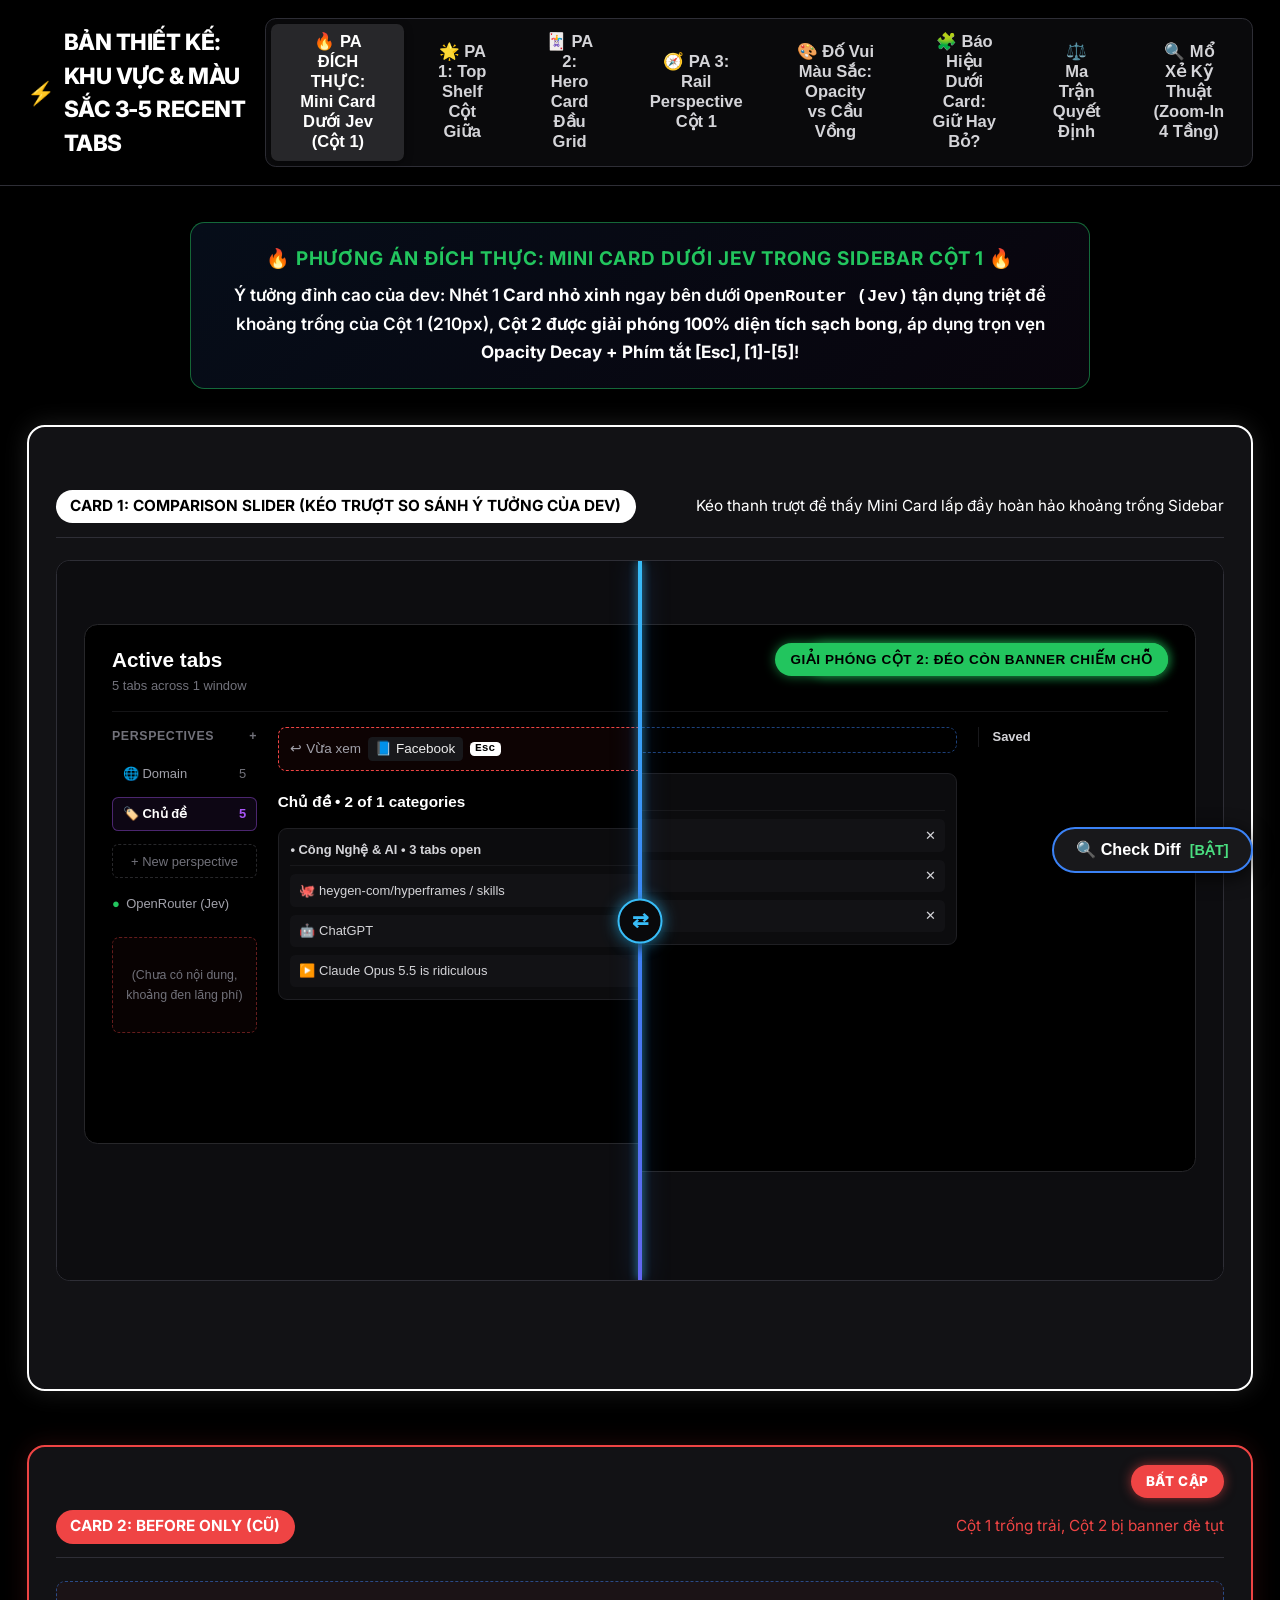
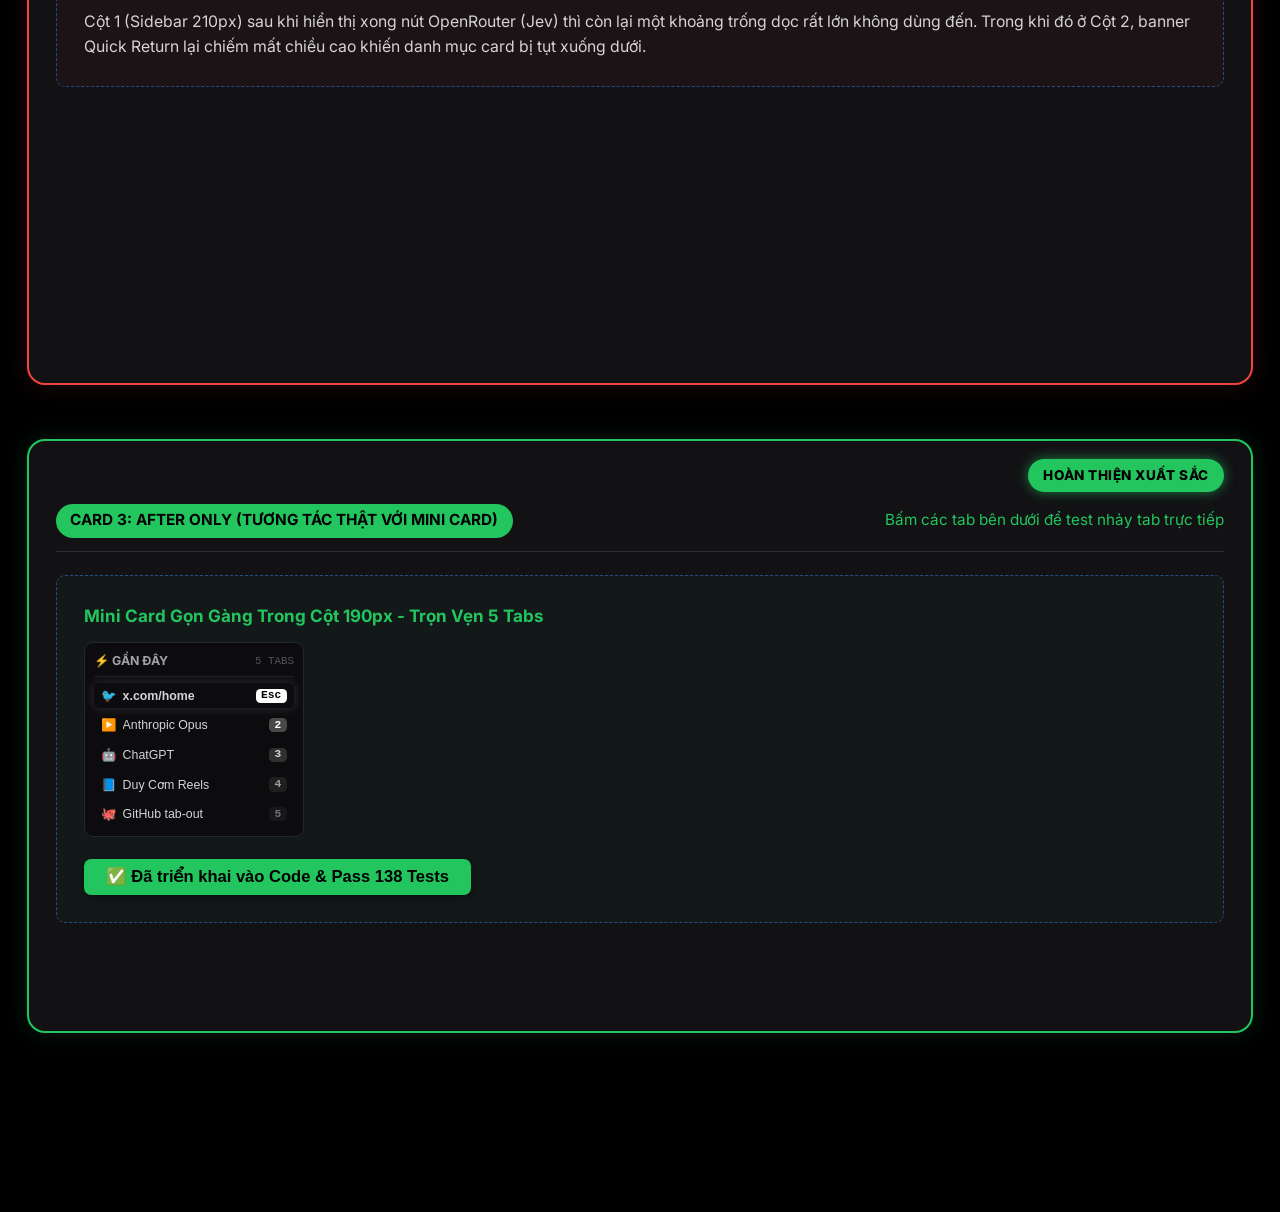
<file: html-visual/so-sanh-khu-vuc-recent-tabs-24-09-2026.html>
<!DOCTYPE html>
<html lang="vi">
<head>
  <meta charset="UTF-8">
  <meta name="viewport" content="width=device-width, initial-scale=1.0">
  <title>Bản Thiết Kế: So Sánh Vị Trí Khu Vực & Chiến Lược Màu Sắc Cho 3-5 Recent Tabs</title>
  <link rel="stylesheet" href="./visual-core.css">

  <style>
    /* ========================================================================
       HỆ THỐNG CSS CUSTOM CHO MOCKUP COCKPIT TAB OUT & RECENT TABS
       ======================================================================== */
    :root {
      --mock-bg: #000000;
      --mock-surface: #0a0a0c;
      --mock-surface-card: #0c0c0e;
      --mock-border: #1f1f23;
      --mock-border-subtle: #27272a;
      --mock-text-pri: #ededed;
      --mock-text-sec: #88888e;
      --mock-text-muted: #52525b;
      --mock-accent: #ffffff;
      --mock-purple: #a855f7;
      --mock-blue: #3b82f6;
      --mock-green: #22c55e;
      --mock-amber: #f59e0b;
      --mock-red: #ef4444;
    }

    /* Khung giả lập cửa sổ Tab Out */
    .mock-window {
      background: #000000;
      border: 1px solid #27272a;
      border-radius: 0.75rem;
      padding: 1.25rem 1.5rem;
      font-family: -apple-system, BlinkMacSystemFont, "Segoe UI", Roboto, "Geist Sans", sans-serif;
      color: #ededed;
      width: 100%;
      box-sizing: border-box;
      position: relative;
      overflow: hidden;
      min-height: 520px;
    }

    /* Mockup Header */
    .mock-header {
      display: flex;
      justify-content: space-between;
      align-items: flex-start;
      padding-bottom: 0.85rem;
      border-bottom: 1px solid #141416;
      margin-bottom: 0.85rem;
    }

    .mock-header-title {
      font-size: 1.15rem;
      font-weight: 700;
      color: #ffffff;
      line-height: 1.2;
      display: flex;
      align-items: center;
      gap: 0.5rem;
    }

    .mock-header-sub {
      font-size: 0.72rem;
      color: #71717a;
      margin-top: 0.2rem;
    }

    .mock-header-meta {
      font-size: 0.72rem;
      color: #71717a;
      display: flex;
      align-items: center;
      gap: 0.5rem;
    }

    .mock-header-meta strong {
      color: #e4e4e7;
    }

    /* Mockup Cockpit 3 cột */
    .mock-cockpit {
      display: grid;
      grid-template-columns: 145px 1fr 190px;
      gap: 1.15rem;
      align-items: start;
    }

    /* Cột 1: Perspectives Rail */
    .mock-rail-left {
      display: flex;
      flex-direction: column;
      gap: 0.35rem;
      font-size: 0.72rem;
    }

    .mock-rail-title {
      font-size: 0.6875rem;
      text-transform: uppercase;
      letter-spacing: 0.05em;
      color: #71717a;
      display: flex;
      justify-content: space-between;
      margin-bottom: 0.25rem;
      font-weight: 600;
    }

    .mock-perspective-item {
      display: flex;
      justify-content: space-between;
      align-items: center;
      padding: 0.35rem 0.55rem;
      border-radius: 0.35rem;
      color: #a1a1aa;
      border: 1px solid transparent;
      background: transparent;
      cursor: pointer;
      transition: all 0.15s ease;
    }

    .mock-perspective-item:hover {
      background: #141416;
      color: #ffffff;
    }

    .mock-perspective-item.active {
      color: #ffffff;
      border-color: rgba(168, 85, 247, 0.4);
      background: rgba(168, 85, 247, 0.08);
      font-weight: 600;
    }

    .mock-rail-new-btn {
      margin-top: 0.4rem;
      padding: 0.35rem 0.55rem;
      border: 1px dashed #27272a;
      border-radius: 0.35rem;
      color: #71717a;
      font-size: 0.72rem;
      text-align: center;
    }

    /* Cột 2: Center Board */
    .mock-center-board {
      display: flex;
      flex-direction: column;
      gap: 0.75rem;
    }

    .mock-board-head {
      display: flex;
      justify-content: space-between;
      align-items: center;
      padding-bottom: 0.4rem;
      border-bottom: 1px solid #18181b;
    }

    .mock-board-title {
      font-size: 0.88rem;
      font-weight: 600;
      color: #ffffff;
      display: flex;
      align-items: center;
      gap: 0.5rem;
    }

    .mock-board-actions {
      display: flex;
      gap: 0.35rem;
    }

    .mock-action-chip {
      font-size: 0.6875rem;
      padding: 0.2rem 0.5rem;
      border-radius: 0.3rem;
      border: 1px solid #27272a;
      background: #0a0a0c;
      color: #a1a1aa;
    }

    .mock-cards-row {
      display: grid;
      grid-template-columns: 1fr 1fr;
      gap: 0.65rem;
    }

    .mock-card-box {
      background: var(--mock-surface-card);
      border: 1px solid #1f1f23;
      border-radius: 0.5rem;
      padding: 0.65rem;
      display: flex;
      flex-direction: column;
      gap: 0.45rem;
    }

    .mock-card-header {
      font-size: 0.72rem;
      font-weight: 600;
      color: #d4d4d8;
      display: flex;
      justify-content: space-between;
      padding-bottom: 0.3rem;
      border-bottom: 1px solid #18181b;
    }

    .mock-tab-entry {
      display: flex;
      align-items: center;
      justify-content: space-between;
      padding: 0.3rem 0.45rem;
      border-radius: 0.3rem;
      background: #121215;
      font-size: 0.72rem;
      color: #d4d4d8;
      border: 1px solid transparent;
      transition: all 0.15s ease;
    }

    .mock-tab-entry:hover {
      background: #18181c;
      color: #ffffff;
    }

    /* Cột 3: Saved Rail */
    .mock-rail-right {
      display: flex;
      flex-direction: column;
      gap: 0.75rem;
      font-size: 0.72rem;
      border-left: 1px solid #18181b;
      padding-left: 0.75rem;
    }

    .mock-saved-head {
      font-weight: 600;
      color: #d4d4d8;
      display: flex;
      justify-content: space-between;
    }

    .mock-saved-item {
      padding: 0.45rem;
      background: #0d0d10;
      border: 1px solid #1f1f23;
      border-radius: 0.35rem;
      font-size: 0.7rem;
      color: #a1a1aa;
    }

    /* =========================================================================
       COMPONENTS PHỤC VỤ RECENT TABS (CÁC PHƯƠNG ÁN KHU VỰC)
       ========================================================================= */

    /* PHƯƠNG ÁN 1: TOP SHELF CỘT GIỮA (RECOMMENDED) */
    .mock-recent-shelf {
      background: #0a0a0d;
      border: 1px solid #27272a;
      border-radius: 0.55rem;
      padding: 0.45rem 0.65rem;
      display: flex;
      align-items: center;
      gap: 0.6rem;
      width: 100%;
      box-sizing: border-box;
      position: relative;
    }

    .mock-shelf-label {
      font-size: 0.6875rem;
      font-weight: 700;
      text-transform: uppercase;
      letter-spacing: 0.05em;
      color: #a1a1aa;
      display: flex;
      align-items: center;
      gap: 0.3rem;
      white-space: nowrap;
      padding-right: 0.45rem;
      border-right: 1px solid #222226;
    }

    .mock-shelf-tabs {
      display: flex;
      align-items: center;
      gap: 0.4rem;
      flex: 1;
      overflow-x: auto;
      scrollbar-width: none;
    }

    .mock-shelf-tabs::-webkit-scrollbar {
      display: none;
    }

    .mock-recent-chip {
      display: inline-flex;
      align-items: center;
      gap: 0.35rem;
      padding: 0.22rem 0.55rem;
      border-radius: 0.375rem;
      font-size: 0.72rem;
      cursor: pointer;
      white-space: nowrap;
      max-width: 140px;
      overflow: hidden;
      text-overflow: ellipsis;
      transition: all 0.15s ease;
      user-select: none;
    }

    .mock-kbd-badge {
      font-family: ui-monospace, SFMono-Regular, "Geist Mono", monospace;
      font-size: 0.625rem;
      padding: 0.08rem 0.3rem;
      border-radius: 0.25rem;
      font-weight: 700;
      line-height: 1;
    }

    /* CHIẾN LƯỢC MÀU A: OPACITY DECAY (SUY GIẢM ĐỘ MỜ CHUẨN VERCEL) */
    .decay-rank-1 {
      background: rgba(255, 255, 255, 0.14);
      border: 1px solid #ffffff;
      color: #ffffff;
      font-weight: 600;
      box-shadow: 0 0 12px rgba(255, 255, 255, 0.15);
    }
    .decay-rank-1 .mock-kbd-badge {
      background: #ffffff;
      color: #000000;
    }

    .decay-rank-2 {
      background: rgba(255, 255, 255, 0.08);
      border: 1px solid rgba(255, 255, 255, 0.45);
      color: #f4f4f5;
    }
    .decay-rank-2 .mock-kbd-badge {
      background: rgba(255, 255, 255, 0.25);
      color: #ffffff;
    }

    .decay-rank-3 {
      background: rgba(255, 255, 255, 0.04);
      border: 1px solid rgba(255, 255, 255, 0.25);
      color: #d4d4d8;
    }
    .decay-rank-3 .mock-kbd-badge {
      background: rgba(255, 255, 255, 0.15);
      color: #d4d4d8;
    }

    .decay-rank-4 {
      background: rgba(255, 255, 255, 0.02);
      border: 1px solid rgba(255, 255, 255, 0.15);
      color: #a1a1aa;
    }
    .decay-rank-4 .mock-kbd-badge {
      background: rgba(255, 255, 255, 0.08);
      color: #a1a1aa;
    }

    .decay-rank-5 {
      background: transparent;
      border: 1px solid rgba(255, 255, 255, 0.08);
      color: #71717a;
    }
    .decay-rank-5 .mock-kbd-badge {
      background: rgba(255, 255, 255, 0.05);
      color: #71717a;
    }

    /* CHIẾN LƯỢC MÀU B: MONO TABULAR INDEX (ĐƠN SẮC KHÔNG MÀU) */
    .mono-rank {
      background: #141417;
      border: 1px solid #2c2c32;
      color: #d4d4d8;
    }
    .mono-rank:hover {
      background: #1c1c22;
      color: #ffffff;
      border-color: #3f3f46;
    }
    .mono-rank.is-top {
      border-color: #52525b;
      color: #ffffff;
      background: #18181d;
    }
    .mono-rank .mock-kbd-badge {
      background: #27272a;
      color: #a1a1aa;
      border: 1px solid #3f3f46;
    }
    .mono-rank.is-top .mock-kbd-badge {
      background: #e4e4e7;
      color: #000000;
      border-color: #ffffff;
    }

    /* CHIẾN LƯỢC MÀU C: RAINBOW CHAOS (RẠP XIẾC CẦU VỒNG - ANTI PATTERN) */
    .rainbow-rank-1 { background: rgba(239, 68, 68, 0.15); border: 1px solid #ef4444; color: #fca5a5; }
    .rainbow-rank-2 { background: rgba(234, 179, 8, 0.15); border: 1px solid #eab308; color: #fef08a; }
    .rainbow-rank-3 { background: rgba(34, 197, 94, 0.15); border: 1px solid #22c55e; color: #86efac; }
    .rainbow-rank-4 { background: rgba(59, 130, 246, 0.15); border: 1px solid #3b82f6; color: #93c5fd; }
    .rainbow-rank-5 { background: rgba(168, 85, 247, 0.15); border: 1px solid #a855f7; color: #d8b4fe; }

    /* PHƯƠNG ÁN 2: HERO CARD ĐẦU TIÊN TRONG GRID */
    .mock-hero-card {
      background: #0f0f13;
      border: 1px solid #3f3f46;
      border-radius: 0.5rem;
      padding: 0.65rem;
      display: flex;
      flex-direction: column;
      gap: 0.45rem;
      position: relative;
    }

    .mock-hero-card-header {
      font-size: 0.75rem;
      font-weight: 700;
      color: #ffffff;
      display: flex;
      justify-content: space-between;
      align-items: center;
      padding-bottom: 0.35rem;
      border-bottom: 1px solid #27272a;
    }

    /* HIGHLIGHT Ở CARD PHÍA DƯỚI: BADGE & DOT */
    .tab-badge-subtle {
      font-size: 0.6rem;
      font-weight: 600;
      padding: 0.05rem 0.3rem;
      border-radius: 0.2rem;
      background: rgba(255, 255, 255, 0.12);
      color: #ffffff;
      border: 1px solid rgba(255, 255, 255, 0.3);
      margin-left: 0.35rem;
    }

    .tab-dot-last-active {
      width: 6px;
      height: 6px;
      border-radius: 50%;
      background: #ffffff;
      box-shadow: 0 0 6px rgba(255, 255, 255, 0.8);
      display: inline-block;
      margin-right: 0.35rem;
    }

    /* MINI CARD DƯỚI OPENROUTER JEV TRONG SIDEBAR */
    .mock-rail-sidebar-card {
      background: #0c0c0e;
      border: 1px solid #27272a;
      border-radius: 0.5rem;
      padding: 0.45rem;
      margin-top: 0.5rem;
      display: flex;
      flex-direction: column;
      gap: 0.25rem;
      width: 100%;
      box-sizing: border-box;
    }

    .mock-rail-sidebar-header {
      display: flex;
      align-items: center;
      justify-content: space-between;
      padding: 0.1rem 0.25rem 0.35rem;
      border-bottom: 1px solid #1a1a1e;
      margin-bottom: 0.25rem;
    }

    .mock-rail-sidebar-title {
      font-size: 0.65rem;
      font-weight: 700;
      text-transform: uppercase;
      letter-spacing: 0.05em;
      color: #71717a;
      display: flex;
      align-items: center;
      gap: 0.25rem;
    }

    .mock-rail-sidebar-badge {
      font-size: 0.6rem;
      font-family: ui-monospace, monospace;
      color: #52525b;
      padding: 0.05rem 0.25rem;
      border-radius: 0.2rem;
      background: rgba(255,255,255,0.04);
    }

    .mock-rail-card-item {
      display: flex;
      align-items: center;
      gap: 0.35rem;
      padding: 0.25rem 0.35rem;
      border-radius: 0.3rem;
      background: transparent;
      border: 1px solid transparent;
      cursor: pointer;
      text-align: left;
      font-size: 0.6875rem;
      color: #d4d4d8;
      transition: all 0.15s ease;
      width: 100%;
      box-sizing: border-box;
    }

    .mock-rail-card-item:hover {
      background: #18181d;
      color: #ffffff;
      border-color: #3f3f46;
    }

    .mock-rail-card-item-title {
      flex: 1;
      min-width: 0;
      overflow: hidden;
      text-overflow: ellipsis;
      white-space: nowrap;
    }

    /* Interactive playground bar */
    .interactive-control-bar {
      display: flex;
      align-items: center;
      justify-content: space-between;
      gap: 0.75rem;
      background: #0d0d11;
      border: 1px solid #27272a;
      border-radius: 0.5rem;
      padding: 0.65rem 1rem;
      margin-bottom: 1rem;
      flex-wrap: wrap;
    }

    .interactive-tag-group {
      display: flex;
      align-items: center;
      gap: 0.5rem;
    }
  </style>
</head>
<body>

  <!-- 1. STICKY TOPBAR -->
  <header class="nav-header">
    <div class="brand-title"><span>⚡</span> BẢN THIẾT KẾ: KHU VỰC & MÀU SẮC 3-5 RECENT TABS</div>
    <nav class="tab-group" role="tablist">
      <button class="tab-btn active" role="tab" aria-selected="true" onclick="switchTab('variant-sidebar-card', this)">🔥 PA ĐÍCH THỰC: Mini Card Dưới Jev (Cột 1)</button>
      <button class="tab-btn" role="tab" aria-selected="false" onclick="switchTab('variant-shelf', this)">🌟 PA 1: Top Shelf Cột Giữa</button>
      <button class="tab-btn" role="tab" aria-selected="false" onclick="switchTab('variant-hero', this)">🃏 PA 2: Hero Card Đầu Grid</button>
      <button class="tab-btn" role="tab" aria-selected="false" onclick="switchTab('variant-rail', this)">🧭 PA 3: Rail Perspective Cột 1</button>
      <button class="tab-btn" role="tab" aria-selected="false" onclick="switchTab('color-strategies', this)">🎨 Đố Vui Màu Sắc: Opacity vs Cầu Vồng</button>
      <button class="tab-btn" role="tab" aria-selected="false" onclick="switchTab('lower-cards', this)">🧩 Báo Hiệu Dưới Card: Giữ Hay Bỏ?</button>
      <button class="tab-btn" role="tab" aria-selected="false" onclick="switchTab('matrix', this)">⚖️ Ma Trận Quyết Định</button>
      <button class="tab-btn" role="tab" aria-selected="false" onclick="switchTab('explain', this)">🔍 Mổ Xẻ Kỹ Thuật (Zoom-In 4 Tầng)</button>
    </nav>
  </header>

  <div class="container">

    <!-- =================================================================
         TAB 0: PHƯƠNG ÁN ĐÍCH THỰC: MINI CARD DƯỚI OPENROUTER JEV (CỘT 1)
         ================================================================= -->
    <main id="tab-variant-sidebar-card" class="tab-pane active" role="tabpanel">
      <section class="callout" style="max-width: 50rem; margin: 0 auto 2rem; text-align: center; border-color: rgba(34, 197, 94, 0.5);">
        <h2 style="color: var(--accent-green);">🔥 PHƯƠNG ÁN ĐÍCH THỰC: MINI CARD DƯỚI JEV TRONG SIDEBAR CỘT 1 🔥</h2>
        <p style="font-size: 0.95rem; line-height: 1.6; color: var(--text-main);">
          Ý tưởng đỉnh cao của dev: Nhét 1 <strong>Card nhỏ xinh</strong> ngay bên dưới <code>OpenRouter (Jev)</code> tận dụng triệt để khoảng trống của Cột 1 (210px), <strong>Cột 2 được giải phóng 100% diện tích sạch bong</strong>, áp dụng trọn vẹn <strong>Opacity Decay + Phím tắt [Esc], [1]-[5]</strong>!
        </p>
      </section>

      <!-- CARD 1: COMPARISON SLIDER -->
      <article class="card-wrapper card-slider">
        <div class="card-header-bar">
          <span class="card-badge badge-white">CARD 1: COMPARISON SLIDER (KÉO TRƯỢT SO SÁNH Ý TƯỞNG CỦA DEV)</span>
          <span style="font-size: 0.85rem; color: var(--text-main);">Kéo thanh trượt để thấy Mini Card lấp đầy hoàn hảo khoảng trống Sidebar</span>
        </div>
        <div class="slider-viewport" style="min-height: 520px;">
          <!-- Layer Before: Ảnh cũ của dev (khoảng trống dưới Jev) -->
          <div class="slider-layer slider-before">
            <div class="mock-window">
              <div class="mock-header">
                <div>
                  <div class="mock-header-title">Active tabs</div>
                  <div class="mock-header-sub">5 tabs across 1 window</div>
                </div>
                <div class="mock-header-meta">Thursday, September 24, 2026 &bull; <strong>5 open tabs</strong></div>
              </div>
              <div class="mock-cockpit">
                <div class="mock-rail-left">
                  <div class="mock-rail-title"><span>PERSPECTIVES</span><span>+</span></div>
                  <div class="mock-perspective-item">🌐 Domain <span style="color:#71717a">5</span></div>
                  <div class="mock-perspective-item active">🏷️ Chủ đề <span style="color:#a855f7">5</span></div>
                  <div class="mock-rail-new-btn">+ New perspective</div>
                  <div style="margin-top: 0.5rem; font-size: 0.72rem; color: #a1a1aa; display: flex; align-items: center; gap: 0.35rem;">
                    <span style="color: #22c55e;">●</span> OpenRouter (Jev)
                  </div>
                  <!-- DƯỚI JEV TRỐNG HUẾCH -->
                  <div class="diff-highlight" data-diff="annotation" style="margin-top: 1rem; border: 1px dashed rgba(239,68,68,0.4); border-radius: 0.4rem; padding: 1.5rem 0.5rem; text-align: center; background: rgba(239,68,68,0.03);">
                    <span class="mock-annotation red">KHOẢNG TRỐNG THỪA THÃI</span>
                    <span style="font-size: 0.6875rem; color: #71717a;">(Chưa có nội dung, khoảng đen lãng phí)</span>
                  </div>
                </div>

                <div class="mock-center-board">
                  <!-- BANNER Ở CỘT 2 CHIẾM DIỆN TÍCH -->
                  <div class="diff-highlight" data-diff="annotation" style="background: rgba(239,68,68,0.05); border: 1px dashed #ef4444; border-radius: 0.45rem; padding: 0.4rem 0.65rem; display: flex; align-items: center; justify-content: space-between;">
                    <span class="mock-annotation red">BANNER CỘT 2: CHIẾM DIỆN TÍCH ĐỨNG</span>
                    <div style="font-size: 0.75rem; display: flex; align-items: center; gap: 0.4rem;">
                      <span style="color: #a1a1aa;">↩ Vừa xem</span>
                      <span style="background: #18181b; padding: 0.1rem 0.4rem; border-radius: 0.25rem;">📘 Facebook</span>
                      <span class="mock-kbd-badge" style="background:#fff; color:#000;">Esc</span>
                    </div>
                    <span style="color: #71717a;">✕</span>
                  </div>
                  <div style="font-size: 0.85rem; font-weight: 700; color: #fff; margin-top: 0.4rem;">Chủ đề &bull; 2 of 1 categories</div>
                  <div class="mock-card-box">
                    <div class="mock-card-header">&bull; Công Nghệ &amp; AI &bull; 3 tabs open</div>
                    <div class="mock-tab-entry"><span>🐙 heygen-com/hyperframes / skills</span><span>✕</span></div>
                    <div class="mock-tab-entry"><span>🤖 ChatGPT</span><span>✕</span></div>
                    <div class="mock-tab-entry"><span>▶️ Claude Opus 5.5 is ridiculous</span><span>✕</span></div>
                  </div>
                </div>

                <div class="mock-rail-right"><div class="mock-saved-head">Saved</div></div>
              </div>
            </div>
          </div>

          <!-- Layer After: Mini Card Đích Thực Dưới Jev -->
          <div class="slider-layer slider-after">
            <div class="mock-window">
              <div class="mock-header">
                <div>
                  <div class="mock-header-title">Active tabs</div>
                  <div class="mock-header-sub">5 tabs across 1 window</div>
                </div>
                <div class="mock-header-meta">Thursday, September 24, 2026 &bull; <strong>5 open tabs</strong></div>
              </div>
              <div class="mock-cockpit">
                <div class="mock-rail-left">
                  <div class="mock-rail-title"><span>PERSPECTIVES</span><span>+</span></div>
                  <div class="mock-perspective-item">🌐 Domain <span style="color:#71717a">5</span></div>
                  <div class="mock-perspective-item active">🏷️ Chủ đề <span style="color:#a855f7">5</span></div>
                  <div class="mock-rail-new-btn">+ New perspective</div>
                  <div style="margin-top: 0.5rem; font-size: 0.72rem; color: #a1a1aa; display: flex; align-items: center; gap: 0.35rem;">
                    <span style="color: #22c55e;">●</span> OpenRouter (Jev)
                  </div>

                  <!-- MINI CARD DƯỚI JEV -->
                  <div class="mock-rail-sidebar-card diff-highlight" data-diff="annotation">
                    <span class="mock-annotation green">MINI CARD 5 TABS XINH XẮN: OPACITY DECAY</span>
                    <div class="mock-rail-sidebar-header">
                      <span class="mock-rail-sidebar-title">⚡ GẦN ĐÂY</span>
                      <span class="mock-rail-sidebar-badge">5</span>
                    </div>
                    <div class="mock-rail-card-item decay-rank-1">
                      <span>🐦</span>
                      <span class="mock-rail-card-item-title">x.com/home</span>
                      <span class="mock-kbd-badge">Esc</span>
                    </div>
                    <div class="mock-rail-card-item decay-rank-2">
                      <span>▶️</span>
                      <span class="mock-rail-card-item-title">Anthropic Opus</span>
                      <span class="mock-kbd-badge">2</span>
                    </div>
                    <div class="mock-rail-card-item decay-rank-3">
                      <span>🤖</span>
                      <span class="mock-rail-card-item-title">ChatGPT</span>
                      <span class="mock-kbd-badge">3</span>
                    </div>
                    <div class="mock-rail-card-item decay-rank-4">
                      <span>📘</span>
                      <span class="mock-rail-card-item-title">Duy Cơm Reels</span>
                      <span class="mock-kbd-badge">4</span>
                    </div>
                    <div class="mock-rail-card-item decay-rank-5">
                      <span>🐙</span>
                      <span class="mock-rail-card-item-title">GitHub tab-out</span>
                      <span class="mock-kbd-badge">5</span>
                    </div>
                  </div>
                </div>

                <div class="mock-center-board">
                  <!-- CỘT 2 HOÀN TOÀN SẠCH SẼ! -->
                  <div class="diff-highlight" data-diff="annotation" style="margin-bottom: 0.35rem;">
                    <span class="mock-annotation green">GIẢI PHÓNG CỘT 2: ĐÉO CÒN BANNER CHIẾM CHỖ</span>
                    <div style="font-size: 0.88rem; font-weight: 700; color: #fff;">Chủ đề &bull; 2 of 1 categories</div>
                  </div>
                  <div class="mock-card-box">
                    <div class="mock-card-header">&bull; Công Nghệ &amp; AI &bull; 3 tabs open</div>
                    <div class="mock-tab-entry"><span>🐙 heygen-com/hyperframes / skills</span><span>✕</span></div>
                    <div class="mock-tab-entry"><span>🤖 ChatGPT</span><span>✕</span></div>
                    <div class="mock-tab-entry"><span>▶️ Claude Opus 5.5 is ridiculous</span><span>✕</span></div>
                  </div>
                </div>

                <div class="mock-rail-right"><div class="mock-saved-head">Saved</div></div>
              </div>
            </div>
          </div>

          <div class="slider-divider"><div class="slider-knob" role="slider" aria-label="So sánh Trước và Sau" aria-valuemin="0" aria-valuemax="100" aria-valuenow="50" tabindex="0">⇄</div></div>
          <input type="range" class="slider-input-range" min="0" max="100" value="50" tabindex="-1" aria-hidden="true">
        </div>
      </article>

      <!-- CARD 2: BEFORE ONLY -->
      <article class="card-wrapper card-before">
        <div class="card-header-bar">
          <span class="card-badge badge-red">CARD 2: BEFORE ONLY (CŨ)</span>
          <span style="font-size: 0.85rem; color: var(--accent-red);">Cột 1 trống trải, Cột 2 bị banner đè tụt</span>
        </div>
        <div class="diff-highlight" data-diff="annotation" style="padding: 1.5rem; border-radius: 0.5rem; background: rgba(239, 68, 68, 0.04);">
          <span class="mock-annotation red">BẤT CẬP</span>
          <p style="font-size: 0.88rem; color: var(--text-sub); line-height: 1.6;">
            Cột 1 (Sidebar 210px) sau khi hiển thị xong nút OpenRouter (Jev) thì còn lại một khoảng trống dọc rất lớn không dùng đến. Trong khi đó ở Cột 2, banner Quick Return lại chiếm mất chiều cao khiến danh mục card bị tụt xuống dưới.
          </p>
        </div>
      </article>

      <!-- CARD 3: AFTER ONLY (LIVE INTERACTIVE TEST) -->
      <article class="card-wrapper card-after">
        <div class="card-header-bar">
          <span class="card-badge badge-green">CARD 3: AFTER ONLY (TƯƠNG TÁC THẬT VỚI MINI CARD)</span>
          <span style="font-size: 0.85rem; color: var(--accent-green);">Bấm các tab bên dưới để test nhảy tab trực tiếp</span>
        </div>
        <div class="diff-highlight" data-diff="annotation" style="padding: 1.5rem; border-radius: 0.5rem; background: rgba(34, 197, 94, 0.04);">
          <span class="mock-annotation green">HOÀN THIỆN XUẤT SẮC</span>
          <div style="font-size: 0.95rem; font-weight: 700; color: var(--accent-green); margin-bottom: 0.75rem;">
            Mini Card Gọn Gàng Trong Cột 190px - Trọn Vẹn 5 Tabs
          </div>

          <!-- Interactive Sidebar Card Widget -->
          <div style="max-width: 220px; background: #0c0c0e; border: 1px solid #27272a; border-radius: 0.5rem; padding: 0.5rem; margin-bottom: 1.25rem;">
            <div style="display: flex; justify-content: space-between; align-items: center; padding-bottom: 0.3rem; border-bottom: 1px solid #1f1f23; margin-bottom: 0.35rem;">
              <span style="font-size: 0.6875rem; font-weight: 700; color: #a1a1aa;">⚡ GẦN ĐÂY</span>
              <span style="font-size: 0.6rem; color: #52525b; font-family: monospace;">5 TABS</span>
            </div>
            <div style="display: flex; flex-direction: column; gap: 0.25rem;">
              <button type="button" class="mock-rail-card-item decay-rank-1" onclick="showToast('⚡ [Esc] Đã nhảy về Tab 1: x.com/home', 'success')">
                <span>🐦</span>
                <span class="mock-rail-card-item-title">x.com/home</span>
                <span class="mock-kbd-badge">Esc</span>
              </button>
              <button type="button" class="mock-rail-card-item decay-rank-2" onclick="showToast('⚡ [2] Đã nhảy về Tab 2: Anthropic Opus', 'info')">
                <span>▶️</span>
                <span class="mock-rail-card-item-title">Anthropic Opus</span>
                <span class="mock-kbd-badge">2</span>
              </button>
              <button type="button" class="mock-rail-card-item decay-rank-3" onclick="showToast('⚡ [3] Đã nhảy về Tab 3: ChatGPT', 'info')">
                <span>🤖</span>
                <span class="mock-rail-card-item-title">ChatGPT</span>
                <span class="mock-kbd-badge">3</span>
              </button>
              <button type="button" class="mock-rail-card-item decay-rank-4" onclick="showToast('⚡ [4] Đã nhảy về Tab 4: Duy Cơm Reels', 'info')">
                <span>📘</span>
                <span class="mock-rail-card-item-title">Duy Cơm Reels</span>
                <span class="mock-kbd-badge">4</span>
              </button>
              <button type="button" class="mock-rail-card-item decay-rank-5" onclick="showToast('⚡ [5] Đã nhảy về Tab 5: GitHub tab-out', 'info')">
                <span>🐙</span>
                <span class="mock-rail-card-item-title">GitHub tab-out</span>
                <span class="mock-kbd-badge">5</span>
              </button>
            </div>
          </div>

          <div style="display: flex; gap: 0.75rem; flex-wrap: wrap;">
            <button type="button" class="tab-btn active" style="background: var(--accent-green); color: #000; font-weight: 700;" onclick="showToast('🚀 Đã triển khai xong vào Extension & Đỗ 138/138 tests!', 'success')">
              ✅ Đã triển khai vào Code & Pass 138 Tests
            </button>
          </div>
        </div>
      </article>
    </main>

    <!-- =================================================================
         TAB 1: PHƯƠNG ÁN 1: TOP SHELF CỘT GIỮA (LƯU LẠI ĐỂ SO SÁNH)
         ================================================================= -->
    <section id="tab-variant-shelf" class="tab-pane" role="tabpanel" style="display: none;">
      <section class="callout" style="max-width: 48rem; margin: 0 auto 2rem; text-align: center; border-color: rgba(34, 197, 94, 0.4);">
        <h2 style="color: var(--accent-green);">🌟 PHƯƠNG ÁN 1: TOP SHELF NGANG CỘT GIỮA (LƯU LẠI THAM KHẢO) 🌟</h2>
        <p style="font-size: 0.95rem; line-height: 1.6; color: var(--text-main);">
          Ghim 1 thanh ngang mỏng <strong>Recent Shelf</strong> ngay trên đầu Cột 2: Mắt mở newtab là đập thẳng vào <strong>3-5 tab gần nhất</strong>, bấm phím tắt <strong>[Esc]</strong> hoặc <strong>[2]-[5]</strong> nhảy về ngay lập tức.
        </p>
      </section>

      <!-- CARD 1: COMPARISON SLIDER -->
      <article class="card-wrapper card-slider">
        <div class="card-header-bar">
          <span class="card-badge badge-white">CARD 1: COMPARISON SLIDER (KÉO TRƯỢT SO SÁNH)</span>
          <span style="font-size: 0.85rem; color: var(--text-main);">Kéo thanh trượt để thấy sự tiện lợi vượt trội của Top Shelf so với banner 1 tab cũ</span>
        </div>
        <div class="slider-viewport" style="min-height: 520px;">
          <!-- Layer Before: Banner cũ chỉ chứa 1 tab đơn độc -->
          <div class="slider-layer slider-before">
            <div class="mock-window">
              <div class="mock-header">
                <div>
                  <div class="mock-header-title">Active tabs</div>
                  <div class="mock-header-sub">5 tabs across 1 window</div>
                </div>
                <div class="mock-header-meta">Thursday, September 24, 2026 &bull; <strong>5 open tabs</strong></div>
              </div>
              <div class="mock-cockpit">
                <div class="mock-rail-left">
                  <div class="mock-rail-title"><span>PERSPECTIVES</span><span>+</span></div>
                  <div class="mock-perspective-item active">🌐 Domain <span style="color:#a855f7">5</span></div>
                  <div class="mock-perspective-item">🏷️ Chủ đề <span style="color:#71717a">5</span></div>
                  <div class="mock-rail-new-btn">+ New perspective</div>
                </div>
                <div class="mock-center-board">
                  <!-- BANNER CŨ: CHỈ 1 TAB DUY NHẤT -->
                  <div class="diff-highlight" data-diff="annotation" style="background: rgba(239,68,68,0.06); border: 1px dashed #ef4444; border-radius: 0.45rem; padding: 0.45rem 0.65rem; display: flex; align-items: center; justify-content: space-between;">
                    <span class="mock-annotation red">HIỆN TẠI: CHỈ NHỚ ĐƯỢC ĐÚNG 1 TAB DUY NHẤT</span>
                    <div style="display: flex; align-items: center; gap: 0.5rem; font-size: 0.75rem;">
                      <span style="color: #ffffff; font-weight: 600;">↩ Quay lại tab vừa mở:</span>
                      <span style="background: #18181b; padding: 0.15rem 0.45rem; border-radius: 0.25rem; border: 1px solid #27272a;">🐦 x.com/home</span>
                      <span class="mock-kbd-badge" style="background:#ffffff; color:#000000;">Esc</span>
                    </div>
                    <span style="color: #71717a; font-size: 0.7rem;">✕</span>
                  </div>
                  <div class="mock-cards-row">
                    <div class="mock-card-box">
                      <div class="mock-card-header">x.com &bull; 1 tab open</div>
                      <div class="mock-tab-entry" style="border-color: rgba(255,255,255,0.4); background: rgba(255,255,255,0.06);">
                        <span>🐦 x.com/home <span class="tab-badge-subtle">Vừa mở</span></span>
                        <span>✕</span>
                      </div>
                    </div>
                    <div class="mock-card-box">
                      <div class="mock-card-header">youtube.com &bull; 1 tab open</div>
                      <div class="mock-tab-entry"><span>▶️ Anthropic Fixed Opus</span><span>✕</span></div>
                    </div>
                  </div>
                </div>
                <div class="mock-rail-right">
                  <div class="mock-saved-head">Saved for later <span style="color:#71717a">0</span></div>
                  <div style="font-size: 0.7rem; color: #52525b; font-style: italic;">Chưa có tab lưu</div>
                </div>
              </div>
            </div>
          </div>

          <!-- Layer After: Top Shelf 5 Recent Tabs với Opacity Decay -->
          <div class="slider-layer slider-after">
            <div class="mock-window">
              <div class="mock-header">
                <div>
                  <div class="mock-header-title">Active tabs</div>
                  <div class="mock-header-sub">5 tabs across 1 window</div>
                </div>
                <div class="mock-header-meta">Thursday, September 24, 2026 &bull; <strong>5 open tabs</strong></div>
              </div>
              <div class="mock-cockpit">
                <div class="mock-rail-left">
                  <div class="mock-rail-title"><span>PERSPECTIVES</span><span>+</span></div>
                  <div class="mock-perspective-item active">🌐 Domain <span style="color:#a855f7">5</span></div>
                  <div class="mock-perspective-item">🏷️ Chủ đề <span style="color:#71717a">5</span></div>
                  <div class="mock-rail-new-btn">+ New perspective</div>
                </div>
                <div class="mock-center-board">
                  <!-- TOP SHELF 5 TABS MỚI -->
                  <div class="mock-recent-shelf diff-highlight" data-diff="annotation">
                    <span class="mock-annotation green">ĐÃ TỐI ƯU: SHELF 5 RECENT TABS NGANG + PHÍM TẮT ĐƠN GIẢN</span>
                    <div class="mock-shelf-label">⚡ GẦN ĐÂY</div>
                    <div class="mock-shelf-tabs">
                      <div class="mock-recent-chip decay-rank-1">
                        <span class="mock-kbd-badge">Esc</span>
                        <span>🐦 x.com/home</span>
                      </div>
                      <div class="mock-recent-chip decay-rank-2">
                        <span class="mock-kbd-badge">2</span>
                        <span>▶️ Anthropic Opus</span>
                      </div>
                      <div class="mock-recent-chip decay-rank-3">
                        <span class="mock-kbd-badge">3</span>
                        <span>🤖 ChatGPT</span>
                      </div>
                      <div class="mock-recent-chip decay-rank-4">
                        <span class="mock-kbd-badge">4</span>
                        <span>📘 Duy Cơm Reels</span>
                      </div>
                      <div class="mock-recent-chip decay-rank-5">
                        <span class="mock-kbd-badge">5</span>
                        <span>🐙 GitHub tab-out</span>
                      </div>
                    </div>
                  </div>
                  <div class="mock-cards-row">
                    <div class="mock-card-box">
                      <div class="mock-card-header">x.com &bull; 1 tab open</div>
                      <div class="mock-tab-entry">
                        <span><span class="tab-dot-last-active"></span>🐦 x.com/home</span>
                        <span>✕</span>
                      </div>
                    </div>
                    <div class="mock-card-box">
                      <div class="mock-card-header">youtube.com &bull; 1 tab open</div>
                      <div class="mock-tab-entry"><span>▶️ Anthropic Fixed Opus</span><span>✕</span></div>
                    </div>
                  </div>
                </div>
                <div class="mock-rail-right">
                  <div class="mock-saved-head">Saved for later <span style="color:#71717a">0</span></div>
                  <div style="font-size: 0.7rem; color: #52525b; font-style: italic;">Chưa có tab lưu</div>
                </div>
              </div>
            </div>
          </div>

          <div class="slider-divider"><div class="slider-knob" role="slider" aria-label="So sánh Trước và Sau" aria-valuemin="0" aria-valuemax="100" aria-valuenow="50" tabindex="0">⇄</div></div>
          <input type="range" class="slider-input-range" min="0" max="100" value="50" tabindex="-1" aria-hidden="true">
        </div>
      </article>

      <!-- CARD 2: BEFORE ONLY -->
      <article class="card-wrapper card-before">
        <div class="card-header-bar">
          <span class="card-badge badge-red">CARD 2: BEFORE ONLY (HẠN CHẾ CỦA GIAO DIỆN HIỆN TẠI)</span>
          <span style="font-size: 0.85rem; color: var(--accent-red);">Chỉ nhớ được đúng 1 tab đơn độc</span>
        </div>
        <div class="diff-highlight" data-diff="annotation" style="position: relative; padding: 1.5rem; border-radius: 0.5rem; background: rgba(239, 68, 68, 0.04);">
          <span class="mock-annotation red">THIẾU SỰ LINH HOẠT</span>
          <div style="display: flex; align-items: center; gap: 0.5rem; margin-bottom: 0.5rem;">
            <span class="diff-tag del">- HIỆN TẠI</span>
            <span style="font-size: 0.95rem; font-weight: 700; color: var(--accent-red);">Chỉ có 1 banner đơn lẻ cho Tab #1</span>
          </div>
          <p style="font-size: 0.88rem; color: var(--text-sub); line-height: 1.6;">
            Khi dev vừa lướt X, rồi qua YouTube nghe nhạc, rồi qua ChatGPT copy code, sau đó mở newtab -> Banner hiện tại chỉ hiển thị tab cuối cùng (ChatGPT). Nếu muốn quay lại tab YouTube hoặc X, dev lại phải đi mò trong các card danh mục bên dưới.
          </p>
        </div>
      </article>

      <!-- CARD 3: AFTER ONLY WITH LIVE BUTTONS -->
      <article class="card-wrapper card-after">
        <div class="card-header-bar">
          <span class="card-badge badge-green">CARD 3: AFTER ONLY (TƯƠNG TÁC THẬT VỚI TOP SHELF)</span>
          <span style="font-size: 0.85rem; color: var(--accent-green);">Bấm thử các tab chips bên dưới để cảm nhận tốc độ</span>
        </div>
        <div class="diff-highlight" data-diff="annotation" style="position: relative; padding: 1.5rem; border-radius: 0.5rem; background: rgba(34, 197, 94, 0.04);">
          <span class="mock-annotation green">TRẢI NGHIỆM TỐI THƯỢNG</span>
          <div style="display: flex; align-items: center; gap: 0.5rem; margin-bottom: 0.85rem;">
            <span class="diff-tag add">+ PHƯƠNG ÁN 1</span>
            <span style="font-size: 0.95rem; font-weight: 700; color: var(--accent-green);">Top Shelf Đa Tab: Bấm chuột hoặc gõ số là bay về ngay</span>
          </div>

          <!-- Interactive Shelf Demo -->
          <div style="background: #0a0a0d; border: 1px solid #27272a; border-radius: 0.55rem; padding: 0.65rem 0.85rem; margin-bottom: 1.25rem;">
            <div style="font-size: 0.72rem; color: #71717a; margin-bottom: 0.5rem; display: flex; justify-content: space-between;">
              <span>SHELF INTERACTIVE PREVIEW (5 RECENT TABS):</span>
              <span style="color: #22c55e;">● Live Clickable</span>
            </div>
            <div style="display: flex; gap: 0.5rem; flex-wrap: wrap;">
              <button type="button" class="mock-recent-chip decay-rank-1" onclick="showToast('⚡ [Esc] Đã nhảy về Tab 1: x.com/home (Tab vừa mở gần nhất)', 'success')">
                <span class="mock-kbd-badge">Esc</span>
                <span>🐦 x.com/home</span>
              </button>
              <button type="button" class="mock-recent-chip decay-rank-2" onclick="showToast('⚡ [2] Đã nhảy về Tab 2: YouTube - Anthropic Opus', 'info')">
                <span class="mock-kbd-badge">2</span>
                <span>▶️ Anthropic Opus</span>
              </button>
              <button type="button" class="mock-recent-chip decay-rank-3" onclick="showToast('⚡ [3] Đã nhảy về Tab 3: ChatGPT - OpenAI', 'info')">
                <span class="mock-kbd-badge">3</span>
                <span>🤖 ChatGPT</span>
              </button>
              <button type="button" class="mock-recent-chip decay-rank-4" onclick="showToast('⚡ [4] Đã nhảy về Tab 4: Facebook - Duy Cơm Reels', 'info')">
                <span class="mock-kbd-badge">4</span>
                <span>📘 Duy Cơm Reels</span>
              </button>
              <button type="button" class="mock-recent-chip decay-rank-5" onclick="showToast('⚡ [5] Đã nhảy về Tab 5: GitHub - Gohans1/tab-out', 'info')">
                <span class="mock-kbd-badge">5</span>
                <span>🐙 GitHub tab-out</span>
              </button>
            </div>
          </div>

          <div style="display: flex; gap: 0.75rem; flex-wrap: wrap;">
            <button type="button" class="tab-btn active" style="background: var(--accent-green); color: #000000; font-weight: 700;" onclick="showToast('✅ Đánh giá PA 1: Đạt 10/10 điểm tiện dụng và thẩm mỹ Vercel!', 'success')">
              🌟 Xác nhận chọn Phương Án 1
            </button>
            <button type="button" class="tab-btn" style="border: 1px solid var(--border);" onclick="switchTab('color-strategies')">
              🎨 Xem tiếp bài toán phối màu (Tab 4)
            </button>
          </div>
        </div>
      </article>
    </main>

    <!-- =================================================================
         TAB 2: PHƯƠNG ÁN 2: HERO CARD ĐẦU TIÊN TRONG GRID
         ================================================================= -->
    <section id="tab-variant-hero" class="tab-pane" role="tabpanel" style="display: none;">
      <section class="callout" style="max-width: 48rem; margin: 0 auto 2rem; text-align: center; border-color: rgba(234, 179, 8, 0.4);">
        <h2 style="color: var(--accent-yellow);">🃏 PHƯƠNG ÁN 2: HERO CARD ĐẦU TIÊN TRONG GRID CỘT 2 🃏</h2>
        <p style="font-size: 0.95rem; line-height: 1.6; color: var(--text-main);">
          Biến khu Recent thành <strong>1 Card lớn nổi bật</strong> nằm ở vị trí đầu tiên của Grid 2 cột: Tận dụng form factor card có sẵn, nhưng <strong>chiếm mất 1 slot hiển thị và đẩy các danh mục khác xuống dưới</strong>.
        </p>
      </section>

      <!-- CARD 1: COMPARISON SLIDER -->
      <article class="card-wrapper card-slider">
        <div class="card-header-bar">
          <span class="card-badge badge-white">CARD 1: COMPARISON SLIDER (HERO CARD TRONG GRID)</span>
          <span style="font-size: 0.85rem; color: var(--text-main);">Kéo thanh trượt để so sánh Card Grid bình thường vs Hero Card</span>
        </div>
        <div class="slider-viewport" style="min-height: 520px;">
          <!-- Layer Before: Grid bình thường -->
          <div class="slider-layer slider-before">
            <div class="mock-window">
              <div class="mock-header">
                <div><div class="mock-header-title">Active tabs</div></div>
                <div class="mock-header-meta"><strong>5 open tabs</strong></div>
              </div>
              <div class="mock-cockpit">
                <div class="mock-rail-left">
                  <div class="mock-perspective-item active">🌐 Domain <span style="color:#a855f7">5</span></div>
                </div>
                <div class="mock-center-board">
                  <div class="mock-cards-row">
                    <div class="mock-card-box">
                      <div class="mock-card-header">x.com &bull; 1 tab open</div>
                      <div class="mock-tab-entry"><span>🐦 x.com/home</span><span>✕</span></div>
                    </div>
                    <div class="mock-card-box">
                      <div class="mock-card-header">youtube.com &bull; 1 tab open</div>
                      <div class="mock-tab-entry"><span>▶️ Anthropic Opus</span><span>✕</span></div>
                    </div>
                  </div>
                </div>
                <div class="mock-rail-right"><div class="mock-saved-head">Saved</div></div>
              </div>
            </div>
          </div>

          <!-- Layer After: Hero Card ở vị trí số 1 -->
          <div class="slider-layer slider-after">
            <div class="mock-window">
              <div class="mock-header">
                <div><div class="mock-header-title">Active tabs</div></div>
                <div class="mock-header-meta"><strong>5 open tabs</strong></div>
              </div>
              <div class="mock-cockpit">
                <div class="mock-rail-left">
                  <div class="mock-perspective-item active">🌐 Domain <span style="color:#a855f7">5</span></div>
                </div>
                <div class="mock-center-board">
                  <div class="mock-cards-row diff-highlight" data-diff="annotation">
                    <span class="mock-annotation yellow">HERO CARD ĐẦU TIÊN: CHIẾM 1 SLOT TRONG GRID</span>
                    <!-- HERO CARD -->
                    <div class="mock-hero-card">
                      <div class="mock-hero-card-header">
                        <span>⚡ 5 Tabs Vừa Mở Gần Đây</span>
                        <span class="mock-kbd-badge" style="background:#ffffff; color:#000000;">Esc</span>
                      </div>
                      <div class="mock-tab-entry" style="border: 1px solid rgba(255,255,255,0.4); background: rgba(255,255,255,0.06);">
                        <span>🐦 x.com/home</span>
                        <span class="mock-kbd-badge">Esc</span>
                      </div>
                      <div class="mock-tab-entry"><span>▶️ Anthropic Opus</span><span class="mock-kbd-badge">2</span></div>
                      <div class="mock-tab-entry"><span>🤖 ChatGPT</span><span class="mock-kbd-badge">3</span></div>
                    </div>
                    <!-- CARD KHÁC BỊ ĐẨY SANG PHẢI / XUỐNG DƯỚI -->
                    <div class="mock-card-box">
                      <div class="mock-card-header">x.com &bull; 1 tab open</div>
                      <div class="mock-tab-entry"><span>🐦 x.com/home</span><span>✕</span></div>
                    </div>
                  </div>
                </div>
                <div class="mock-rail-right"><div class="mock-saved-head">Saved</div></div>
              </div>
            </div>
          </div>

          <div class="slider-divider"><div class="slider-knob" role="slider" aria-label="So sánh" aria-valuemin="0" aria-valuemax="100" aria-valuenow="50" tabindex="0">⇄</div></div>
          <input type="range" class="slider-input-range" min="0" max="100" value="50" tabindex="-1" aria-hidden="true">
        </div>
      </article>

      <!-- CARD 2 & 3 -->
      <article class="card-wrapper card-before">
        <div class="card-header-bar"><span class="card-badge badge-red">CARD 2: BEFORE ONLY</span></div>
        <div class="diff-highlight" data-diff="annotation" style="padding: 1.5rem; background: rgba(239,68,68,0.04); border-radius: 0.5rem;">
          <span class="mock-annotation red">NHƯỢC ĐIỂM</span>
          <p style="font-size: 0.88rem; color: var(--text-sub);">
            Nếu nhét thành Card đầu tiên: Khi user lọc theo Domain hay Chủ đề, Card "Recent" này là dữ liệu chéo (cross-cutting), nhìn sẽ bị lẫn lộn giữa "đây là một danh mục domain" hay "đây là danh sách tab vừa mở". Gây nhiễu phân loại thông tin (Information Architecture).
          </p>
        </div>
      </article>

      <article class="card-wrapper card-after">
        <div class="card-header-bar"><span class="card-badge badge-green">CARD 3: AFTER ONLY</span></div>
        <div class="diff-highlight" data-diff="annotation" style="padding: 1.5rem; background: rgba(34,197,94,0.04); border-radius: 0.5rem;">
          <span class="mock-annotation green">ĐIỂM CỘNG</span>
          <p style="font-size: 0.88rem; color: var(--text-sub); margin-bottom: 1rem;">
            Phù hợp nếu dev không muốn thêm bất kỳ thành phần thanh bar nào ở trên nóc mà muốn màn hình trông vuông vức toàn các ô card đồng nhất.
          </p>
          <button type="button" class="tab-btn" style="border: 1px solid var(--border);" onclick="showToast('ℹ️ PA 2: Điểm đánh giá 7/10 (hơi chiếm chỗ của domain card)', 'info')">
            Xem đánh giá PA 2
          </button>
        </div>
      </article>
    </section>

    <!-- =================================================================
         TAB 3: PHƯƠNG ÁN 3: RAIL PERSPECTIVE CỘT 1
         ================================================================= -->
    <section id="tab-variant-rail" class="tab-pane" role="tabpanel" style="display: none;">
      <section class="callout" style="max-width: 48rem; margin: 0 auto 2rem; text-align: center; border-color: rgba(59, 130, 246, 0.4);">
        <h2 style="color: var(--accent-blue);">🧭 PHƯƠNG ÁN 3: PERSPECTIVE ITEM TRONG CỘT 1 (SIDEBAR) 🧭</h2>
        <p style="font-size: 0.95rem; line-height: 1.6; color: var(--text-main);">
          Thêm mục <strong>"⏱️ Gần đây"</strong> vào Perspectives Rail bên trái: Giao diện cực sạch, nhưng <strong>phải bấm chuột vào mới xem được -> Đánh mất hoàn toàn tính năng "Quick Return" tức thì!</strong>
        </p>
      </section>

      <!-- CARD 1: COMPARISON SLIDER -->
      <article class="card-wrapper card-slider">
        <div class="card-header-bar"><span class="card-badge badge-white">CARD 1: COMPARISON SLIDER</span></div>
        <div class="slider-viewport" style="min-height: 500px;">
          <div class="slider-layer slider-before">
            <div class="mock-window">
              <div class="mock-cockpit">
                <div class="mock-rail-left">
                  <div class="mock-perspective-item active">🌐 Domain <span style="color:#a855f7">5</span></div>
                  <div class="mock-perspective-item">🏷️ Chủ đề <span style="color:#71717a">5</span></div>
                </div>
                <div class="mock-center-board">
                  <div style="font-size: 0.8rem; color: #a1a1aa;">Hiển thị bình thường theo Domain</div>
                </div>
                <div class="mock-rail-right"><div class="mock-saved-head">Saved</div></div>
              </div>
            </div>
          </div>

          <div class="slider-layer slider-after">
            <div class="mock-window">
              <div class="mock-cockpit">
                <div class="mock-rail-left diff-highlight" data-diff="annotation">
                  <span class="mock-annotation blue">PERSPECTIVE MỚI: ⏱️ GẦN ĐÂY</span>
                  <div class="mock-perspective-item">🌐 Domain <span style="color:#71717a">5</span></div>
                  <div class="mock-perspective-item">🏷️ Chủ đề <span style="color:#71717a">5</span></div>
                  <div class="mock-perspective-item active" style="border-color: rgba(59, 130, 246, 0.4); background: rgba(59, 130, 246, 0.1); color: #93c5fd;">
                    ⏱️ Gần đây <span style="color:#3b82f6">5</span>
                  </div>
                </div>
                <div class="mock-center-board">
                  <div style="font-size: 0.8rem; color: #93c5fd; font-weight: 600;">Danh sách 5 tab sắp xếp theo thời gian xem gần nhất...</div>
                </div>
                <div class="mock-rail-right"><div class="mock-saved-head">Saved</div></div>
              </div>
            </div>
          </div>

          <div class="slider-divider"><div class="slider-knob" role="slider" aria-valuemin="0" aria-valuemax="100" aria-valuenow="50" tabindex="0">⇄</div></div>
          <input type="range" class="slider-input-range" min="0" max="100" value="50" tabindex="-1" aria-hidden="true">
        </div>
      </article>

      <article class="card-wrapper card-before">
        <div class="card-header-bar"><span class="card-badge badge-red">CARD 2: BEFORE ONLY</span></div>
        <div class="diff-highlight" data-diff="annotation" style="padding: 1.5rem; background: rgba(239,68,68,0.04); border-radius: 0.5rem;">
          <span class="mock-annotation red">KILL TÍNH NĂNG QUICK RETURN</span>
          <p style="font-size: 0.88rem; color: var(--text-sub);">
            Người dùng mở newtab với mong muốn bấm 1 phát hoặc gõ phím bay về tab cũ ngay trong 0.2 giây. Nếu giấu vào Cột 1 Perspective, dev bắt buộc phải rê chuột sang trái bấm chọn perspective rồi mới thấy danh sách -> Tốn thêm 2 thao tác thừa!
          </p>
        </div>
      </article>

      <article class="card-wrapper card-after">
        <div class="card-header-bar"><span class="card-badge badge-green">CARD 3: AFTER ONLY</span></div>
        <div class="diff-highlight" data-diff="annotation" style="padding: 1.5rem; background: rgba(34,197,94,0.04); border-radius: 0.5rem;">
          <span class="mock-annotation green">KẾT LUẬN PA 3</span>
          <p style="font-size: 0.88rem; color: var(--text-sub); margin-bottom: 1rem;">
            Chỉ nên coi đây là 1 Perspective phụ bổ trợ cho ai thích xem lịch sử, chứ <strong>KHÔNG THỂ thay thế vị trí Quick Return chính trên màn hình</strong>.
          </p>
          <button type="button" class="tab-btn" style="border: 1px solid var(--border);" onclick="showToast('⚠️ PA 3: Điểm đánh giá 4/10 cho Quick Return (quá nhiều thao tác)', 'error')">
            Kiểm tra điểm PA 3
          </button>
        </div>
      </article>
    </section>

    <!-- =================================================================
         TAB 4: ĐỐ VUI MÀU SẮC (OPACITY DECAY VS CẦU VỒNG VS MONO)
         ================================================================= -->
    <section id="tab-color-strategies" class="tab-pane" role="tabpanel" style="display: none;">
      <section class="callout" style="max-width: 52rem; margin: 0 auto 2rem; text-align: center; border-color: rgba(168, 85, 247, 0.4);">
        <h2 style="color: var(--accent-purple);">🎨 BÀI TOÁN PHỐI MÀU CHO 3-5 RECENT TABS 🎨</h2>
        <p style="font-size: 0.95rem; line-height: 1.6; color: var(--text-main);">
          Giải mã thắc mắc của dev: <em>"Không thể chỉ dùng 1 màu vì không phân biệt được thứ tự, nhưng cũng không thể dùng 5 màu vì biến thành rạp xiếc!"</em>
          <br><strong>Giải pháp Vercel đỉnh cao: Độ mờ suy giảm theo thời gian (Recency Opacity Decay) hoặc Đánh số Mono!</strong>
        </p>
      </section>

      <!-- LIVE COMPARISON CỦA 3 CHIẾN LƯỢC MÀU SẮC -->
      <article class="card-wrapper" style="border-color: #27272a; margin-bottom: 2rem;">
        <div class="card-header-bar">
          <span class="card-badge badge-white">SO SÁNH TRỰC DIỆN 3 CHIẾN LƯỢC MÀU SẮC</span>
          <span style="font-size: 0.85rem; color: var(--text-main);">Nhìn bằng mắt thường để thấy sự khác biệt về độ sang trọng</span>
        </div>

        <div style="display: flex; flex-direction: column; gap: 1.5rem; padding: 1.5rem;">

          <!-- CHIẾN LƯỢC A (RECOMMENDED) -->
          <div class="diff-highlight" data-diff="annotation" style="background: rgba(34, 197, 94, 0.03); border: 1px solid rgba(34, 197, 94, 0.3); border-radius: 0.5rem; padding: 1.25rem;">
            <span class="mock-annotation green">CHIẾN LƯỢC A (KHUYÊN DÙNG NHẤT): OPACITY DECAY - SUY GIẢM ĐỘ MỜ</span>
            <div style="display: flex; justify-content: space-between; align-items: center; margin-bottom: 0.75rem;">
              <span style="font-size: 0.9rem; font-weight: 700; color: #ffffff;">🌟 Cùng 1 gam màu trung tính, nhưng độ sáng mờ dần theo thời gian</span>
              <span style="font-size: 0.75rem; color: #22c55e; font-weight: 600;">100% → 70% → 45% → 25% → 15%</span>
            </div>
            <p style="font-size: 0.8rem; color: #a1a1aa; margin-bottom: 0.85rem; line-height: 1.5;">
              Tab #1 sáng chói nhất đập ngay vào mắt (kèm phím Esc), các tab tiếp theo mờ dần tự nhiên theo trực giác thời gian của não bộ. Đẹp hoàn mỹ, không gây nhức mắt, chuẩn phong cách Vercel.
            </p>
            <!-- Demo Chips -->
            <div style="display: flex; gap: 0.5rem; flex-wrap: wrap;">
              <div class="mock-recent-chip decay-rank-1">
                <span class="mock-kbd-badge">Esc</span>
                <span>🐦 x.com/home (Vừa mở)</span>
              </div>
              <div class="mock-recent-chip decay-rank-2">
                <span class="mock-kbd-badge">2</span>
                <span>▶️ Anthropic Opus</span>
              </div>
              <div class="mock-recent-chip decay-rank-3">
                <span class="mock-kbd-badge">3</span>
                <span>🤖 ChatGPT</span>
              </div>
              <div class="mock-recent-chip decay-rank-4">
                <span class="mock-kbd-badge">4</span>
                <span>📘 Duy Cơm Reels</span>
              </div>
              <div class="mock-recent-chip decay-rank-5">
                <span class="mock-kbd-badge">5</span>
                <span>🐙 GitHub tab-out</span>
              </div>
            </div>
          </div>

          <!-- CHIẾN LƯỢC B: MONO TABULAR INDEX -->
          <div class="diff-highlight" data-diff="annotation" style="background: rgba(59, 130, 246, 0.03); border: 1px solid rgba(59, 130, 246, 0.3); border-radius: 0.5rem; padding: 1.25rem;">
            <span class="mock-annotation blue">CHIẾN LƯỢC B: MONO TABULAR INDEX (ĐƠN SẮC GEIST MONO)</span>
            <div style="display: flex; justify-content: space-between; align-items: center; margin-bottom: 0.75rem;">
              <span style="font-size: 0.9rem; font-weight: 700; color: #ffffff;">⚙️ Không màu mè, phân cấp 100% bằng số thứ tự phím tắt</span>
              <span style="font-size: 0.75rem; color: #93c5fd; font-weight: 600;">Developer / Linear Aesthetic</span>
            </div>
            <p style="font-size: 0.8rem; color: #a1a1aa; margin-bottom: 0.85rem; line-height: 1.5;">
              Màu nền các chip đồng nhất 100% dark, chỉ có badge số phím tắt nổi rõ. Tab #1 có badge số màu trắng nổi bật nhất, các tab 2-5 dùng badge xám. Cực kỳ gọn và kỹ thuật.
            </p>
            <!-- Demo Chips -->
            <div style="display: flex; gap: 0.5rem; flex-wrap: wrap;">
              <div class="mock-recent-chip mono-rank is-top">
                <span class="mock-kbd-badge">Esc</span>
                <span>🐦 x.com/home</span>
              </div>
              <div class="mock-recent-chip mono-rank">
                <span class="mock-kbd-badge">2</span>
                <span>▶️ Anthropic Opus</span>
              </div>
              <div class="mock-recent-chip mono-rank">
                <span class="mock-kbd-badge">3</span>
                <span>🤖 ChatGPT</span>
              </div>
              <div class="mock-recent-chip mono-rank">
                <span class="mock-kbd-badge">4</span>
                <span>📘 Duy Cơm Reels</span>
              </div>
              <div class="mock-recent-chip mono-rank">
                <span class="mock-kbd-badge">5</span>
                <span>🐙 GitHub tab-out</span>
              </div>
            </div>
          </div>

          <!-- CHIẾN LƯỢC C: RAINBOW CHAOS (ANTI-PATTERN) -->
          <div class="diff-highlight" data-diff="annotation" style="background: rgba(239, 68, 68, 0.05); border: 1px dashed rgba(239, 68, 68, 0.5); border-radius: 0.5rem; padding: 1.25rem;">
            <span class="mock-annotation red">CHIẾN LƯỢC C (ANTI-PATTERN): RẠP XIẾC CẦU VỒNG 5 MÀU</span>
            <div style="display: flex; justify-content: space-between; align-items: center; margin-bottom: 0.75rem;">
              <span style="font-size: 0.9rem; font-weight: 700; color: var(--accent-red);">🎪 Đỏ - Vàng - Xanh Lá - Xanh Dương - Tím: Giao diện thành rạp xiếc</span>
              <span style="font-size: 0.75rem; color: #ef4444; font-weight: 600;">CỰC KỲ LOẠN MẮT (NOISE)</span>
            </div>
            <p style="font-size: 0.8rem; color: #fca5a5; margin-bottom: 0.85rem; line-height: 1.5;">
              Đây chính là nỗi lo của dev: mỗi tab 1 màu làm mắt bị phân tán, màu sắc đè bẹp cả màu tag của extension, nhìn rẻ tiền và thiếu tính chuyên nghiệp.
            </p>
            <!-- Demo Chips -->
            <div style="display: flex; gap: 0.5rem; flex-wrap: wrap;">
              <div class="mock-recent-chip rainbow-rank-1">
                <span class="mock-kbd-badge" style="background:#ef4444; color:#fff;">Esc</span>
                <span>🐦 x.com/home</span>
              </div>
              <div class="mock-recent-chip rainbow-rank-2">
                <span class="mock-kbd-badge" style="background:#eab308; color:#000;">2</span>
                <span>▶️ Anthropic Opus</span>
              </div>
              <div class="mock-recent-chip rainbow-rank-3">
                <span class="mock-kbd-badge" style="background:#22c55e; color:#000;">3</span>
                <span>🤖 ChatGPT</span>
              </div>
              <div class="mock-recent-chip rainbow-rank-4">
                <span class="mock-kbd-badge" style="background:#3b82f6; color:#fff;">4</span>
                <span>📘 Duy Cơm Reels</span>
              </div>
              <div class="mock-recent-chip rainbow-rank-5">
                <span class="mock-kbd-badge" style="background:#a855f7; color:#fff;">5</span>
                <span>🐙 GitHub tab-out</span>
              </div>
            </div>
          </div>

        </div>
      </article>

      <div style="text-align: center;">
        <button type="button" class="tab-btn active" style="background: var(--accent-green); color: #000000; font-weight: 700; padding: 0.6rem 1.5rem;" onclick="showToast('💡 Chốt: Áp dụng Chiến Lược A (Opacity Decay) là chuẩn chỉ nhất!', 'success')">
          ✅ Đã hiểu: Chốt dùng Chiến Lược A (Opacity Decay)
        </button>
      </div>
    </section>

    <!-- =================================================================
         TAB 5: BÁO HIỆU DƯỚI CARD: GIỮ HAY BỎ?
         ================================================================= -->
    <section id="tab-lower-cards" class="tab-pane" role="tabpanel" style="display: none;">
      <section class="callout" style="max-width: 52rem; margin: 0 auto 2rem; text-align: center; border-color: rgba(34, 197, 94, 0.4);">
        <h2 style="color: var(--accent-green);">🧩 BÁO HIỆU Ở CÁC CARD BÊN DƯỚI: NÊN GIỮ HAY BỎ? 🧩</h2>
        <p style="font-size: 0.95rem; line-height: 1.6; color: var(--text-main);">
          Trả lời thắc mắc: <em>"Có nên vẫn giữ 'màu' báo hiệu đó ở tab trong các card domain/chủ đề như hiện tại không?"</em>
        </p>
      </section>

      <div class="side-by-side-grid" style="display: grid; grid-template-columns: 1fr 1fr; gap: 1.5rem; margin-bottom: 2rem;">

        <!-- LỰA CHỌN 1: CLEAN GRID (KHUYÊN DÙNG) -->
        <div class="side-card" style="border-color: rgba(34, 197, 94, 0.4);">
          <div class="side-card-head">
            <span style="font-weight: 700; color: #22c55e;">🌟 LỰA CHỌN 1: CHỈ ĐẶT DOT NHẸ CHO TAB #1 (KHUYÊN DÙNG)</span>
            <span class="card-badge badge-green">TỐI ƯU</span>
          </div>
          <p style="font-size: 0.85rem; color: #a1a1aa; line-height: 1.5;">
            Vì trên <strong>Recent Shelf</strong> đã có đầy đủ 5 tabs rồi, nên ở dưới các Card danh mục chỉ cần:
            <br>• Tab #1 (gần nhất) có 1 chấm dot trắng tinh tế: <code>● x.com/home</code>
            <br>• Các tab 2, 3, 4, 5 giữ nguyên màu xám bình thường, <strong>không bôi màu khắp nơi</strong>.
            <br>👉 <strong>Ưu điểm:</strong> Giữ nguyên trật tự trực quan, không bị phân mảnh sự chú ý.
          </p>
          <div style="background: #09090b; border: 1px solid #1f1f23; border-radius: 0.5rem; padding: 0.75rem;">
            <div style="font-size: 0.72rem; color: #71717a; margin-bottom: 0.4rem;">MÔ PHỎNG CARD PHÍA DƯỚI:</div>
            <div class="mock-tab-entry" style="margin-bottom: 0.35rem; border: 1px solid rgba(255,255,255,0.25);">
              <span><span class="tab-dot-last-active"></span>🐦 x.com/home <span class="tab-badge-subtle">Vừa mở</span></span>
              <span>✕</span>
            </div>
            <div class="mock-tab-entry" style="margin-bottom: 0.35rem;">
              <span>🤖 ChatGPT</span>
              <span>✕</span>
            </div>
            <div class="mock-tab-entry">
              <span>▶️ Anthropic Opus</span>
              <span>✕</span>
            </div>
          </div>
        </div>

        <!-- LỰA CHỌN 2: BÔI MÀU TOÀN BỘ 5 TABS Ở DƯỚI (ANTI-PATTERN) -->
        <div class="side-card" style="border-color: rgba(239, 68, 68, 0.4);">
          <div class="side-card-head">
            <span style="font-weight: 700; color: var(--accent-red);">⚠️ LỰA CHỌN 2: BÔI MÀU CẢ 5 TABS Ở DƯỚI CARD</span>
            <span class="card-badge badge-red">ANTI-PATTERN</span>
          </div>
          <p style="font-size: 0.85rem; color: #a1a1aa; line-height: 1.5;">
            Nếu cả 5 tab ở các card bên dưới đều được viền sáng, gắn badge và bôi màu:
            <br>• Cả trang web sẽ xuất hiện hàng chục đốm sáng lộn xộn.
            <br>• Mắt không biết tập trung vào đâu, triệt tiêu tính chất nổi bật của Tab #1.
            <br>👉 <strong>Nhược điểm:</strong> Quá thừa thãi (Redundant visual cues).
          </p>
          <div style="background: #09090b; border: 1px dashed rgba(239,68,68,0.4); border-radius: 0.5rem; padding: 0.75rem;">
            <div style="font-size: 0.72rem; color: #ef4444; margin-bottom: 0.4rem;">CARD BỊ NHIỄU SÁNG:</div>
            <div class="mock-tab-entry" style="margin-bottom: 0.35rem; border: 1px solid #ef4444; background: rgba(239,68,68,0.1);">
              <span>🐦 x.com/home <span style="font-size:0.6rem; color:#ef4444;">[1]</span></span>
              <span>✕</span>
            </div>
            <div class="mock-tab-entry" style="margin-bottom: 0.35rem; border: 1px solid #eab308; background: rgba(234,179,8,0.1);">
              <span>🤖 ChatGPT <span style="font-size:0.6rem; color:#eab308;">[3]</span></span>
              <span>✕</span>
            </div>
            <div class="mock-tab-entry" style="border: 1px solid #22c55e; background: rgba(34,197,94,0.1);">
              <span>▶️ Anthropic Opus <span style="font-size:0.6rem; color:#22c55e;">[2]</span></span>
              <span>✕</span>
            </div>
          </div>
        </div>

      </div>

      <div style="text-align: center;">
        <button type="button" class="tab-btn active" style="background: var(--accent-green); color: #000000; font-weight: 700; padding: 0.6rem 1.5rem;" onclick="showToast('💡 Đề xuất chuẩn: Chỉ giữ Dot cho Tab #1 ở card dưới, 5 tab hiển thị trọn vẹn trên Shelf!', 'success')">
          ✅ Duyệt Lựa Chọn 1: Dot tinh tế cho Tab #1
        </button>
      </div>
    </section>

    <!-- =================================================================
         TAB 6: MA TRẬN QUYẾT ĐỊNH
         ================================================================= -->
    <section id="tab-matrix" class="tab-pane" role="tabpanel" style="display: none;">
      <section class="callout" style="max-width: 52rem; margin: 0 auto 2rem; text-align: center; border-color: rgba(255, 255, 255, 0.3);">
        <h2>⚖️ MA TRẬN SO SÁNH & QUYẾT ĐỊNH TOÀN DIỆN ⚖️</h2>
        <p style="font-size: 0.95rem; line-height: 1.6; color: var(--text-main);">
          Tổng hợp tất cả các tiêu chí quan trọng để dev dễ dàng chốt phương án thi công.
        </p>
      </section>

      <div style="overflow-x: auto; margin-bottom: 2rem;">
        <table style="width: 100%; border-collapse: collapse; font-size: 0.85rem; color: #ededed; background: #0a0a0c; border: 1px solid #27272a; border-radius: 0.5rem;">
          <thead>
            <tr style="border-bottom: 1px solid #27272a; background: #121215; text-align: left;">
              <th style="padding: 0.85rem 1rem;">Tiêu Chí</th>
              <th style="padding: 0.85rem 1rem; color: var(--accent-green);">🌟 PA 1: Top Shelf (Nóc Cột 2)</th>
              <th style="padding: 0.85rem 1rem; color: var(--accent-yellow);">🃏 PA 2: Hero Card Đầu Grid</th>
              <th style="padding: 0.85rem 1rem; color: var(--accent-blue);">🧭 PA 3: Rail Perspective</th>
            </tr>
          </thead>
          <tbody>
            <tr style="border-bottom: 1px solid #1f1f23;">
              <td style="padding: 0.75rem 1rem; font-weight: 600; color: #a1a1aa;">Tốc độ bấm quay lại</td>
              <td style="padding: 0.75rem 1rem; color: #22c55e; font-weight: 700;">⚡ 0.1s (Đập ngay vào mắt + Esc)</td>
              <td style="padding: 0.75rem 1rem; color: #eab308;">0.3s (Mắt phải đảo sang Card)</td>
              <td style="padding: 0.75rem 1rem; color: #ef4444;">1.5s (Phải click Sidebar trước)</td>
            </tr>
            <tr style="border-bottom: 1px solid #1f1f23;">
              <td style="padding: 0.75rem 1rem; font-weight: 600; color: #a1a1aa;">Ảnh hưởng Cockpit 3 cột</td>
              <td style="padding: 0.75rem 1rem; color: #22c55e;">✅ 0% (Nằm trọn trong Cột 2)</td>
              <td style="padding: 0.75rem 1rem; color: #eab308;">⚠️ Đẩy 1 domain card xuống dưới</td>
              <td style="padding: 0.75rem 1rem; color: #22c55e;">✅ Không ảnh hưởng</td>
            </tr>
            <tr style="border-bottom: 1px solid #1f1f23;">
              <td style="padding: 0.75rem 1rem; font-weight: 600; color: #a1a1aa;">Khả năng chứa 3-5 tabs</td>
              <td style="padding: 0.75rem 1rem; color: #22c55e;">✅ Chiều ngang cực rộng, đủ 5 tabs</td>
              <td style="padding: 0.75rem 1rem; color: #eab308;">⚠️ Khá chật nếu card chia 2 cột</td>
              <td style="padding: 0.75rem 1rem; color: #22c55e;">✅ Hiển thị dạng list dọc</td>
            </tr>
            <tr style="border-bottom: 1px solid #1f1f23;">
              <td style="padding: 0.75rem 1rem; font-weight: 600; color: #a1a1aa;">Màu sắc tối ưu</td>
              <td style="padding: 0.75rem 1rem; color: #22c55e; font-weight: 600;">Opacity Decay (Độ mờ suy giảm)</td>
              <td style="padding: 0.75rem 1rem;">Mono List</td>
              <td style="padding: 0.75rem 1rem;">Default List</td>
            </tr>
            <tr>
              <td style="padding: 0.75rem 1rem; font-weight: 600; color: #a1a1aa;">Điểm đánh giá UX</td>
              <td style="padding: 0.75rem 1rem; color: #22c55e; font-weight: 700; font-size: 1rem;">🏆 10 / 10</td>
              <td style="padding: 0.75rem 1rem; color: #eab308; font-weight: 700;">7 / 10</td>
              <td style="padding: 0.75rem 1rem; color: #ef4444; font-weight: 700;">4 / 10</td>
            </tr>
          </tbody>
        </table>
      </div>

      <div style="background: rgba(34, 197, 94, 0.05); border: 1px solid rgba(34, 197, 94, 0.3); border-radius: 0.5rem; padding: 1.25rem; text-align: center;">
        <h3 style="color: #22c55e; margin-bottom: 0.5rem;">🎯 KẾT LUẬN & ĐỀ XUẤT COMBO HOÀN HẢO CHO DEV:</h3>
        <p style="font-size: 0.95rem; color: #ededed; line-height: 1.6; max-width: 42rem; margin: 0 auto;">
          <strong>Combo Bất Bại:</strong> Vị trí <strong>Top Shelf (Cột 2)</strong> + Chiến lược màu <strong>Opacity Decay (suy giảm độ mờ)</strong> + Phím tắt số <strong>[Esc], [2]-[5]</strong> + Card dưới chỉ gắn <strong>dot nhẹ cho Tab #1</strong>.
        </p>
      </div>
    </section>

    <!-- =================================================================
         TAB 7: MỔ XẺ KỸ THUẬT (ZOOM-IN 4 TẦNG)
         ================================================================= -->
    <section id="tab-explain" class="tab-pane" role="tabpanel" style="display: none;">

      <!-- TẦNG 1: VĨ MÔ & CẤU TRÚC TẬP TIN -->
      <section class="explain-section">
        <div class="explain-layout">
          <div class="explain-text-col">
            <div class="zoom-tier-badge">TẦNG 1/4 • VĨ MÔ</div>
            <h3>📁 1. Cấu Trúc Tập Tin Chạm Đến</h3>
            <p>Hệ thống Recent Tabs mở rộng từ 1 tab lên 3-5 tabs chỉ cần can thiệp cục bộ vào 3 file chính trong extension:</p>
            <div class="meta-tag-group">
              <span class="meta-tag green">UI Shelf</span>
              <span class="meta-tag blue">MRU Logic</span>
              <span class="meta-tag purple">Geist CSS</span>
            </div>
          </div>

          <div class="code-container">
            <div class="code-topbar">
              <div class="code-topbar-left">
                <span class="code-dot green"></span>
                <span style="font-size: 0.78rem; font-weight: 700; color: #e4e4e7;">📁 extension/</span>
              </div>
              <div class="code-actions">
                <span class="code-lang-badge"><span class="lang-dot structure"></span> STRUCTURE</span>
                <button class="btn-copy-code" type="button" onclick="copyCodeBlock(this)">Sao chép</button>
              </div>
            </div>
            <div class="code-body">
              <div class="c-line"><span class="c-sign"></span><span class="c-text"><span class="tg">├── </span>📄 <span class="prop">extension/index.html</span></span><span class="c-comment"># Nơi đặt container #quickReturnBar (Top Shelf)</span></div>
              <div class="c-line"><span class="c-sign"></span><span class="c-text"><span class="tg">├── </span>📄 <span class="prop">extension/app.js</span></span><span class="c-comment"># Logic getRecentTabs(limit: 5) + renderQuickReturnBar()</span></div>
              <div class="c-line"><span class="c-sign"></span><span class="c-text"><span class="tg">├── </span>📄 <span class="prop">extension/style.css</span></span><span class="c-comment"># CSS Opacity Decay variables (.decay-rank-1..5)</span></div>
              <div class="c-line"><span class="c-sign"></span><span class="c-text"><span class="tg">└── </span>📄 <span class="prop">test/perspectives.test.ts</span></span><span class="c-comment"># Test suite bảo đảm không regression</span></div>
            </div>
          </div>
        </div>
      </section>

      <!-- TẦNG 2: COMPONENT & DATA FLOW -->
      <section class="explain-section">
        <div class="explain-layout">
          <div class="explain-text-col">
            <div class="zoom-tier-badge">TẦNG 2/4 • COMPONENT & STATE</div>
            <h3>🧩 2. Cấu Trúc Data & Hàm Render</h3>
            <p>Hàm <code>getRecentTabs()</code> đã được thiết kế sẵn tham số <code>limit: 5</code>, chỉ cần cắm vào renderer Top Shelf:</p>
            <div class="meta-tag-group">
              <span class="meta-tag green">Pure Data</span>
              <span class="meta-tag blue">Fitts's Law</span>
            </div>
          </div>

          <div class="code-container">
            <div class="code-topbar">
              <div class="code-topbar-left">
                <span class="code-dot yellow"></span>
                <span style="font-size: 0.78rem; font-weight: 700; color: #e4e4e7;">📄 extension/app.js</span>
              </div>
              <div class="code-actions">
                <span class="code-lang-badge"><span class="lang-dot js"></span> JS</span>
                <button class="btn-copy-code" type="button" onclick="copyCodeBlock(this)">Sao chép</button>
              </div>
            </div>
            <div class="code-body">
              <div class="c-line"><span class="c-sign"></span><span class="c-text"><span class="kwd">function</span> <span class="fn">renderQuickReturnBar</span>(<span class="prop">tabs</span>) {</span></div>
              <div class="c-line add"><span class="c-sign">+</span><span class="c-text">  <span class="kwd">const</span> <span class="prop">recentTabs</span> = <span class="fn">getRecentTabs</span>(<span class="prop">tabs</span>, { <span class="prop">limit</span>: <span class="num">5</span> });</span><span class="c-comment"># Lấy tối đa 5 tab MRU</span></div>
              <div class="c-line"><span class="c-sign"></span><span class="c-text">  <span class="kwd">if</span> (!<span class="prop">recentTabs</span>.<span class="prop">length</span>) <span class="kwd">return</span>;</span></div>
              <div class="c-line add"><span class="c-sign">+</span><span class="c-text">  <span class="kwd">const</span> <span class="prop">chipsHtml</span> = <span class="prop">recentTabs</span>.<span class="fn">map</span>((<span class="prop">tab</span>, <span class="prop">idx</span>) =&gt; {</span></div>
              <div class="c-line add"><span class="c-sign">+</span><span class="c-text">    <span class="kwd">const</span> <span class="prop">kbd</span> = <span class="prop">idx</span> === <span class="num">0</span> ? <span class="str">'Esc'</span> : <span class="str">`</span>${<span class="prop">idx</span> + <span class="num">1</span>}<span class="str">`</span>;</span><span class="c-comment"># Phím tắt Esc hoặc số</span></div>
              <div class="c-line add"><span class="c-sign">+</span><span class="c-text">    <span class="kwd">return</span> <span class="str">`&lt;button class="recent-shelf-chip decay-rank-</span>${<span class="prop">idx</span> + <span class="num">1</span>}<span class="str">" data-tab-id="</span>${<span class="prop">tab</span>.<span class="prop">id</span>}<span class="str">"&gt;</span></span></div>
              <div class="c-line add"><span class="c-sign">+</span><span class="c-text">      <span class="str">&lt;kbd&gt;</span>${<span class="prop">kbd</span>}<span class="str">&lt;/kbd&gt;</span> <span class="str">&lt;span&gt;</span>${<span class="prop">tab</span>.<span class="prop">title</span>}<span class="str">&lt;/span&gt;&lt;/button&gt;`</span>;</span></div>
              <div class="c-line add"><span class="c-sign">+</span><span class="c-text">  }).<span class="fn">join</span>(<span class="str">''</span>);</span></div>
              <div class="c-line"><span class="c-sign"></span><span class="c-text">}</span></div>
            </div>
          </div>
        </div>
      </section>

      <!-- TẦNG 3: RUNTIME CALL TREE -->
      <section class="explain-section">
        <div class="explain-layout">
          <div class="explain-text-col">
            <div class="zoom-tier-badge">TẦNG 3/4 • RUNTIME CALL TREE</div>
            <h3>⚡ 3. Luồng Sự Kiện & Phím Tắt</h3>
            <p>Xử lý phím tắt <code>Escape</code> cho tab đầu tiên và <code>Alt+1..5</code> hoặc phím số khi focus vào shelf:</p>
            <div class="meta-tag-group">
              <span class="meta-tag yellow">Keyboard First</span>
              <span class="meta-tag green">Zero Latency</span>
            </div>
          </div>

          <div class="code-container">
            <div class="code-topbar">
              <div class="code-topbar-left">
                <span class="code-dot blue"></span>
                <span style="font-size: 0.78rem; font-weight: 700; color: #e4e4e7;">📄 runtime-flow.txt</span>
              </div>
              <div class="code-actions">
                <span class="code-lang-badge"><span class="lang-dot flow"></span> FLOW</span>
                <button class="btn-copy-code" type="button" onclick="copyCodeBlock(this)">Sao chép</button>
              </div>
            </div>
            <div class="code-body">
              <div class="c-line"><span class="c-sign"></span><span class="c-text">onUserOpensNewTab()</span></div>
              <div class="c-line"><span class="c-sign"></span><span class="c-text">  ├── loadAllTabs()</span></div>
              <div class="c-line"><span class="c-sign"></span><span class="c-text">  ├── getRecentTabs(tabs, { limit: 5 })</span><span class="c-comment"># Sắp xếp theo lastAccessed giảm dần</span></div>
              <div class="c-line"><span class="c-sign"></span><span class="c-text">  ├── renderQuickReturnShelf()</span><span class="c-comment"># Ghim lên đầu Cột 2</span></div>
              <div class="c-line"><span class="c-sign"></span><span class="c-text">  └── listenKeyboardShortcuts()</span></div>
              <div class="c-line add"><span class="c-sign">+</span><span class="c-text">        ├── Key === 'Escape'  =&gt; focusTab(recentTabs[0].id)</span><span class="c-comment"># Về tab gần nhất</span></div>
              <div class="c-line add"><span class="c-sign">+</span><span class="c-text">        └── Key === '1'..'5'  =&gt; focusTab(recentTabs[key-1].id)</span><span class="c-comment"># Về tab tương ứng</span></div>
            </div>
          </div>
        </div>
      </section>

      <!-- TẦNG 4: LOGIC THUẬT TOÁN CSS OPACITY DECAY -->
      <section class="explain-section">
        <div class="explain-layout">
          <div class="explain-text-col">
            <div class="zoom-tier-badge">TẦNG 4/4 • LOGIC MÀU SẮC</div>
            <h3>🎨 4. Công Thức Opacity Decay</h3>
            <p>Hàm toán học suy giảm độ mờ giúp mắt tự động nhận biết độ mới cũ mà không cần đến màu sắc sặc sỡ:</p>
            <div class="meta-tag-group">
              <span class="meta-tag purple">Math Curve</span>
              <span class="meta-tag green">Geist Aesthetics</span>
            </div>
          </div>

          <div class="code-container">
            <div class="code-topbar">
              <div class="code-topbar-left">
                <span class="code-dot green"></span>
                <span style="font-size: 0.78rem; font-weight: 700; color: #e4e4e7;">📄 extension/style.css</span>
              </div>
              <div class="code-actions">
                <span class="code-lang-badge"><span class="lang-dot css"></span> CSS</span>
                <button class="btn-copy-code" type="button" onclick="copyCodeBlock(this)">Sao chép</button>
              </div>
            </div>
            <div class="code-body">
              <div class="c-line"><span class="c-sign"></span><span class="c-text"><span class="c-comment">/* Công thức suy giảm độ sáng theo thứ hạng recency */</span></span></div>
              <div class="c-line add"><span class="c-sign">+</span><span class="c-text"><span class="tag">.decay-rank-1</span> { <span class="prop">border-color</span>: <span class="str">#ffffff</span>; <span class="prop">background</span>: <span class="fn">rgba</span>(<span class="num">255</span>, <span class="num">255</span>, <span class="num">255</span>, <span class="num">0.14</span>); }</span><span class="c-comment"># 100% recency</span></div>
              <div class="c-line add"><span class="c-sign">+</span><span class="c-text"><span class="tag">.decay-rank-2</span> { <span class="prop">border-color</span>: <span class="fn">rgba</span>(<span class="num">255</span>, <span class="num">255</span>, <span class="num">255</span>, <span class="num">0.45</span>); <span class="prop">background</span>: <span class="fn">rgba</span>(<span class="num">255</span>, <span class="num">255</span>, <span class="num">255</span>, <span class="num">0.08</span>); }</span></div>
              <div class="c-line add"><span class="c-sign">+</span><span class="c-text"><span class="tag">.decay-rank-3</span> { <span class="prop">border-color</span>: <span class="fn">rgba</span>(<span class="num">255</span>, <span class="num">255</span>, <span class="num">255</span>, <span class="num">0.25</span>); <span class="prop">background</span>: <span class="fn">rgba</span>(<span class="num">255</span>, <span class="num">255</span>, <span class="num">255</span>, <span class="num">0.04</span>); }</span></div>
              <div class="c-line add"><span class="c-sign">+</span><span class="c-text"><span class="tag">.decay-rank-4</span> { <span class="prop">border-color</span>: <span class="fn">rgba</span>(<span class="num">255</span>, <span class="num">255</span>, <span class="num">255</span>, <span class="num">0.15</span>); <span class="prop">background</span>: <span class="fn">rgba</span>(<span class="num">255</span>, <span class="num">255</span>, <span class="num">255</span>, <span class="num">0.02</span>); }</span></div>
              <div class="c-line add"><span class="c-sign">+</span><span class="c-text"><span class="tag">.decay-rank-5</span> { <span class="prop">border-color</span>: <span class="fn">rgba</span>(<span class="num">255</span>, <span class="num">255</span>, <span class="num">0.08</span>); <span class="prop">background</span>: <span class="kwd">transparent</span>; }</span><span class="c-comment"># Cũ nhất</span></div>
            </div>
          </div>
        </div>
      </section>

    </section>

  </div>

  <!-- Nút Inspector Toggle Fixed -->
  <button id="inspector-toggle" onclick="toggleDiff()">
    <span>🔍 Check Diff</span>
    <span id="diffStatusTag">[BẬT]</span>
  </button>

  <script src="./visual-core.js"></script>
</body>
</html>
</file>
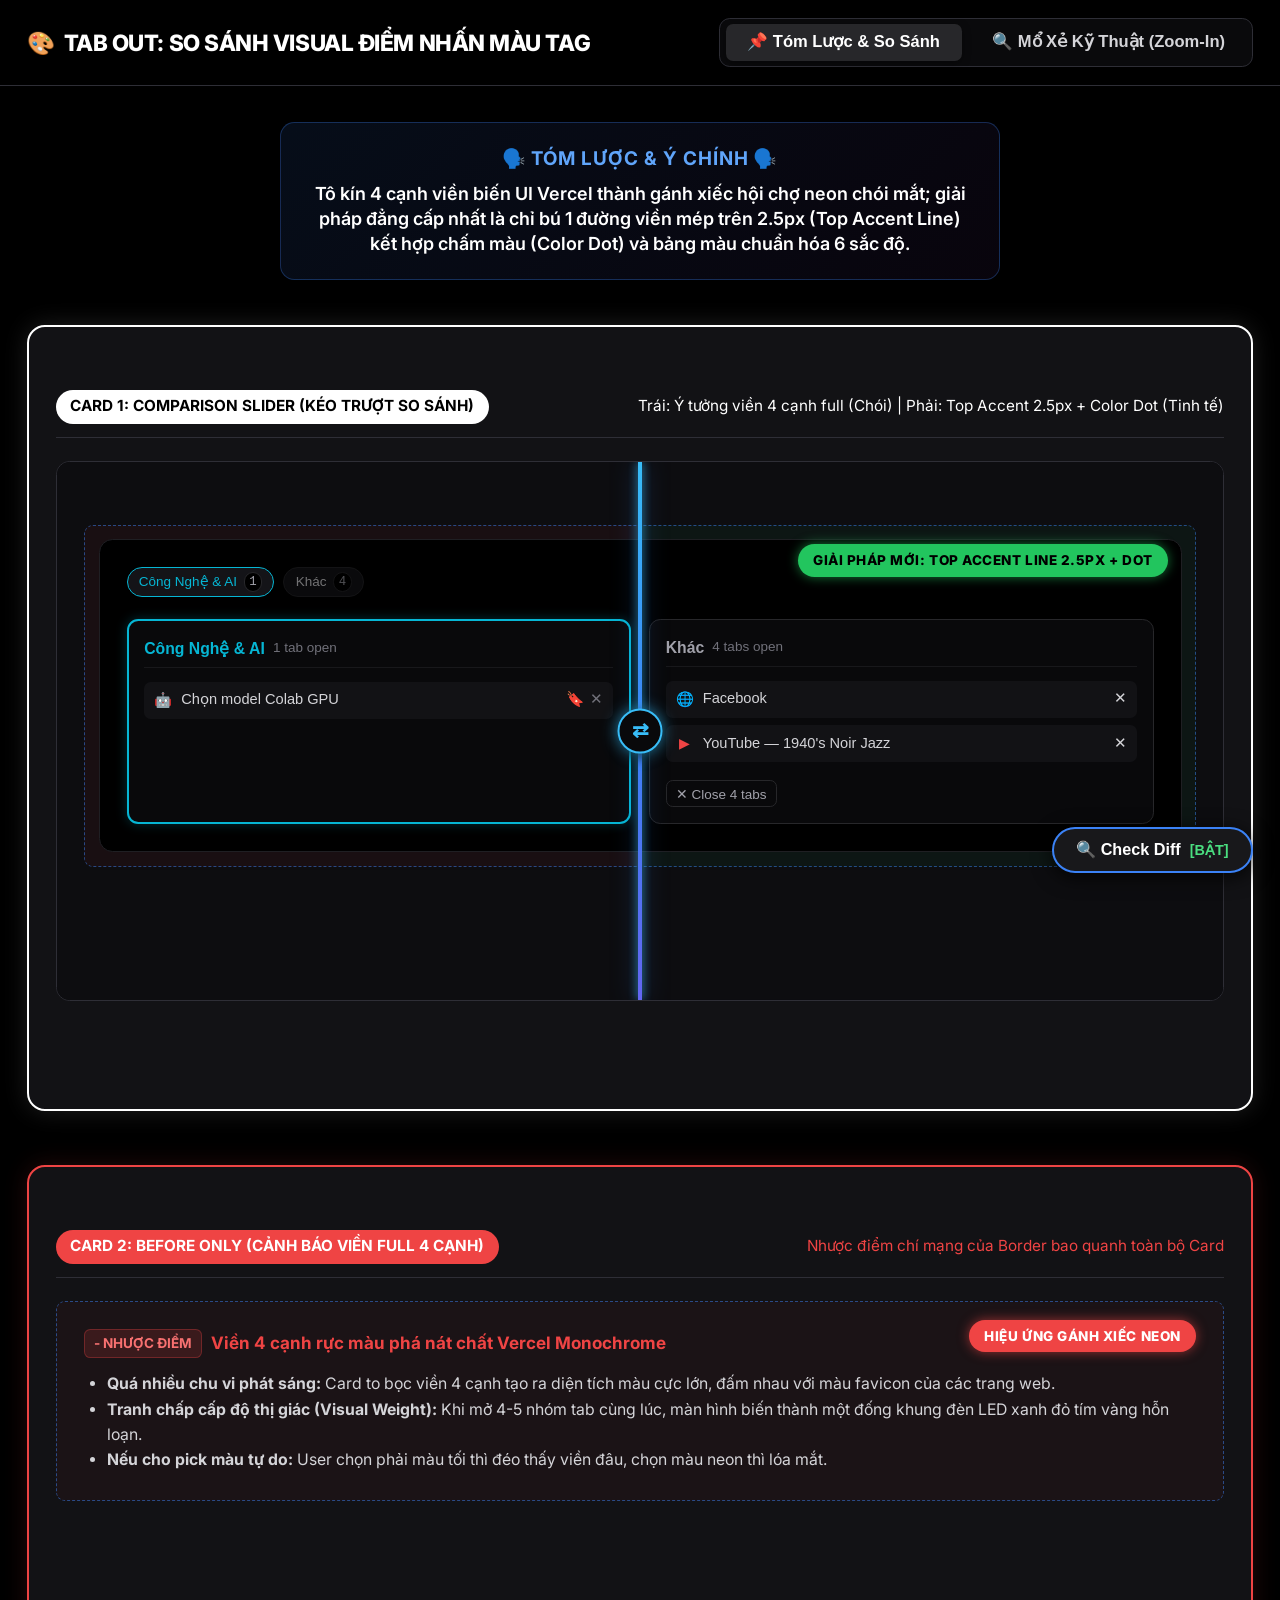
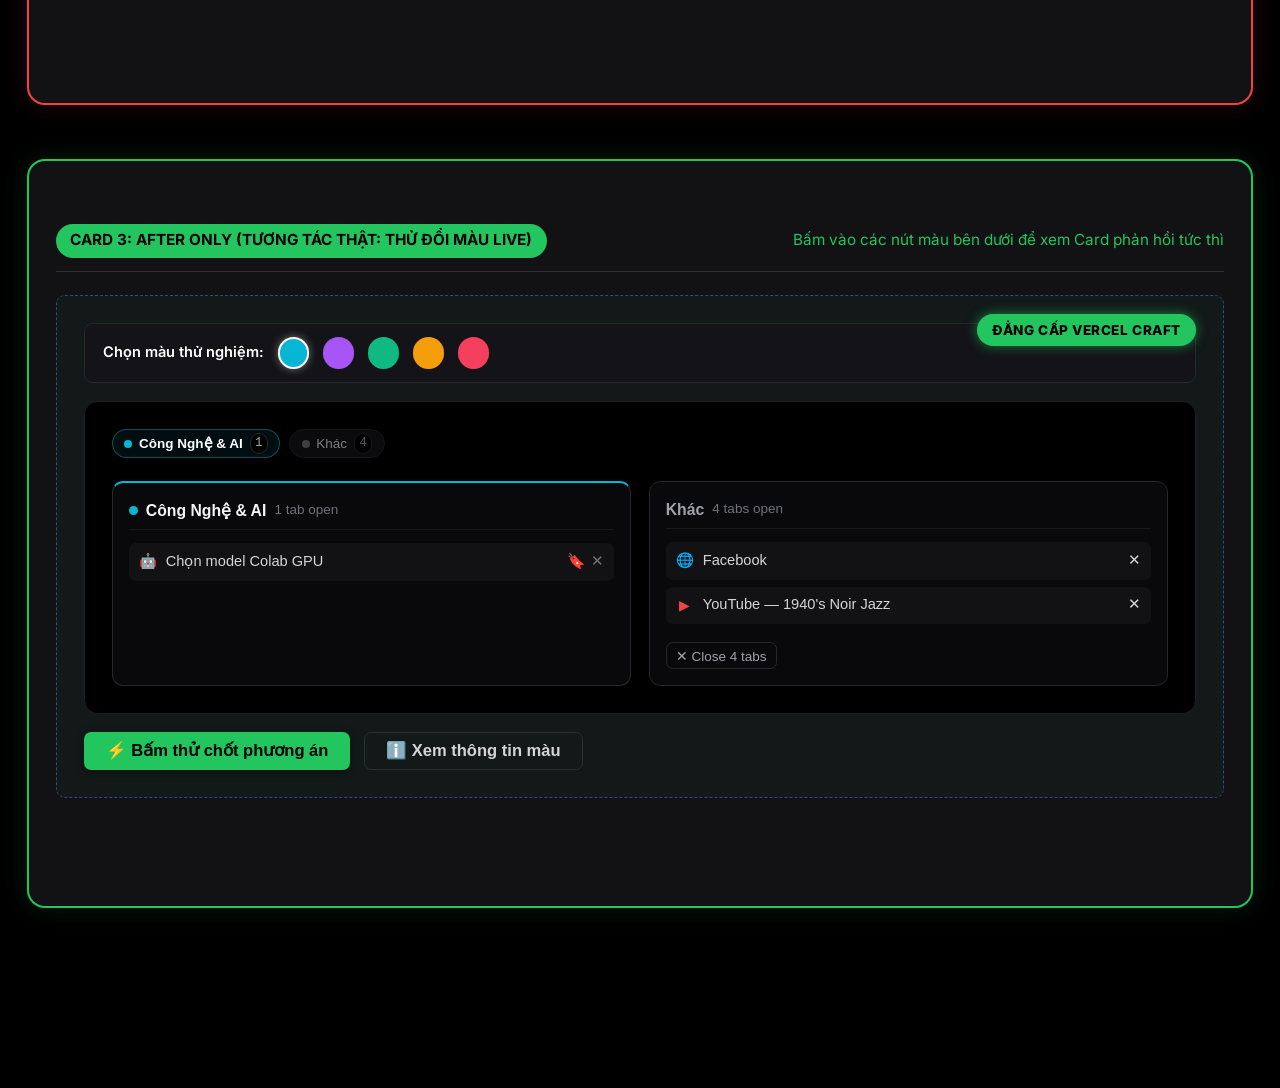
<file: html-visual/so-sanh-mau-tag-accent-24-09-2026.html>
<!DOCTYPE html>
<html lang="vi">
<head>
  <meta charset="UTF-8">
  <meta name="viewport" content="width=device-width, initial-scale=1.0">
  <title>Bản Thiết Kế: So Sánh Màu Viền & Điểm Nhấn Tag Cho Tab Out</title>
  <link rel="stylesheet" href="./visual-core.css">

  <style>
    /* CSS Tùy biến riêng cho Mockup Tab Out */
    :root {
      --mock-bg: #000000;
      --mock-card: #0a0a0c;
      --mock-card-border: #222226;
      --mock-pill-bg: #141418;
      --mock-text-pri: #ededed;
      --mock-text-sec: #88888e;
      --mock-text-ter: #55555c;
      --tag-accent-cyan: #06b6d4;
      --tag-accent-purple: #a855f7;
      --tag-accent-emerald: #10b981;
      --tag-accent-amber: #f59e0b;
      --tag-accent-rose: #f43f5e;
    }

    .tabout-mockup-canvas {
      background: #000000;
      border: 1px solid #1f1f23;
      border-radius: 0.75rem;
      padding: 1.5rem;
      font-family: -apple-system, BlinkMacSystemFont, "Segoe UI", Roboto, sans-serif;
      color: #ededed;
      width: 100%;
      box-sizing: border-box;
    }

    /* Subheader Pill Bar */
    .mock-tags-bar {
      display: flex;
      gap: 0.5rem;
      align-items: center;
      margin-bottom: 1.25rem;
      flex-wrap: wrap;
    }

    .mock-pill {
      display: inline-flex;
      align-items: center;
      gap: 0.375rem;
      height: 1.625rem;
      padding: 0 0.625rem;
      border-radius: 9999px;
      font-size: 0.75rem;
      background: #141418;
      border: 1px solid #27272a;
      color: #e4e4e7;
      user-select: none;
    }

    .mock-pill-dot {
      width: 0.45rem;
      height: 0.45rem;
      border-radius: 9999px;
      flex-shrink: 0;
    }

    .mock-pill-count {
      font-size: 0.6875rem;
      font-family: monospace;
      padding: 0 0.25rem;
      border-radius: 9999px;
      background: #000000;
      color: #a1a1aa;
      border: 1px solid #27272a;
    }

    /* Grid cards layout */
    .mock-cards-grid {
      display: grid;
      grid-template-columns: repeat(auto-fit, minmax(18rem, 1fr));
      gap: 1rem;
      width: 100%;
    }

    .mock-card {
      background: #09090b;
      border-radius: 0.625rem;
      padding: 0.875rem;
      display: flex;
      flex-direction: column;
      gap: 0.75rem;
      position: relative;
      transition: all 0.2s ease;
      box-sizing: border-box;
      min-width: 0;
    }

    /* Option 0: Hiện trạng cũ (Neutral nhạt nhòa) */
    .mock-card.card-neutral {
      border: 1px solid #27272a;
    }

    /* Option Ý tưởng Dev: Viền Full 4 cạnh rực màu (Neon) */
    .mock-card.card-neon-full {
      border: 2px solid var(--tag-accent-cyan);
      box-shadow: 0 0 12px rgba(6, 182, 212, 0.25);
    }

    /* Option 1: Top Accent Line 2px (Khuyên dùng Vercel Style) */
    .mock-card.card-top-accent {
      border: 1px solid #27272a;
      border-top: 2.5px solid var(--tag-accent-cyan);
    }

    /* Option 2: Tinted background 5% */
    .mock-card.card-tinted {
      background: color-mix(in srgb, var(--tag-accent-cyan) 6%, #09090b);
      border: 1px solid color-mix(in srgb, var(--tag-accent-cyan) 25%, #27272a);
    }

    /* Header trong card */
    .mock-card-head {
      display: flex;
      justify-content: space-between;
      align-items: center;
      padding-bottom: 0.375rem;
      border-bottom: 1px solid #18181b;
    }

    .mock-card-title-wrap {
      display: flex;
      align-items: center;
      gap: 0.45rem;
    }

    .mock-card-title {
      font-size: 0.875rem;
      font-weight: 600;
      color: #f4f4f5;
    }

    .mock-card-count {
      font-size: 0.75rem;
      color: #71717a;
    }

    /* List items trong card */
    .mock-tab-list {
      display: flex;
      flex-direction: column;
      gap: 0.375rem;
    }

    .mock-tab-item {
      display: flex;
      align-items: center;
      justify-content: space-between;
      padding: 0.375rem 0.5rem;
      border-radius: 0.375rem;
      background: #121215;
      font-size: 0.8125rem;
      color: #d4d4d8;
      border: 1px solid transparent;
    }

    .mock-tab-left {
      display: flex;
      align-items: center;
      gap: 0.5rem;
      min-width: 0;
      overflow: hidden;
      text-overflow: ellipsis;
      white-space: nowrap;
    }

    .mock-tab-icon {
      width: 1rem;
      height: 1rem;
      flex-shrink: 0;
      display: inline-flex;
      align-items: center;
      justify-content: center;
      font-size: 0.8rem;
    }

    .mock-tab-title {
      overflow: hidden;
      text-overflow: ellipsis;
      white-space: nowrap;
    }

    .mock-tab-actions {
      display: flex;
      gap: 0.35rem;
      color: #71717a;
      flex-shrink: 0;
    }

    .mock-close-btn {
      margin-top: 0.25rem;
      background: transparent;
      border: 1px solid #27272a;
      border-radius: 0.375rem;
      color: #a1a1aa;
      font-size: 0.75rem;
      padding: 0.25rem 0.5rem;
      cursor: pointer;
      display: inline-flex;
      align-items: center;
      gap: 0.35rem;
      width: fit-content;
    }

    .interactive-palette-bar {
      display: flex;
      align-items: center;
      gap: 0.75rem;
      background: #141418;
      border: 1px solid #27272a;
      border-radius: 0.5rem;
      padding: 0.75rem 1rem;
      margin-bottom: 1rem;
      flex-wrap: wrap;
    }

    .palette-btn {
      width: 1.75rem;
      height: 1.75rem;
      border-radius: 9999px;
      border: 2px solid transparent;
      cursor: pointer;
      transition: transform 0.15s ease, border-color 0.15s ease;
    }
    .palette-btn:hover {
      transform: scale(1.15);
    }
    .palette-btn.active {
      border-color: #ffffff;
      box-shadow: 0 0 8px rgba(255, 255, 255, 0.4);
    }
  </style>
</head>
<body>

  <!-- 1. STICKY TOPBAR -->
  <header class="nav-header">
    <div class="brand-title"><span>🎨</span> TAB OUT: SO SÁNH VISUAL ĐIỂM NHẤN MÀU TAG</div>
    <nav class="tab-group" role="tablist">
      <button class="tab-btn active" role="tab" aria-selected="true" onclick="switchTab('summarize', this)">📌 Tóm Lược &amp; So Sánh</button>
      <button class="tab-btn" role="tab" aria-selected="false" onclick="switchTab('explain', this)">🔍 Mổ Xẻ Kỹ Thuật (Zoom-In)</button>
    </nav>
  </header>

  <div class="container">
    <!-- =================================================================
         TAB 1: TÓM LƯỢC & SO SÁNH TRỰC QUAN
         ================================================================= -->
    <main id="tab-summarize" class="tab-pane active" role="tabpanel">
      <section class="callout">
        <h2>🗣️ TÓM LƯỢC &amp; Ý CHÍNH 🗣️</h2>
        <p>Tô kín 4 cạnh viền biến UI Vercel thành gánh xiếc hội chợ neon chói mắt; giải pháp đẳng cấp nhất là chỉ bú 1 đường viền mép trên 2.5px (Top Accent Line) kết hợp chấm màu (Color Dot) và bảng màu chuẩn hóa 6 sắc độ.</p>
      </section>

      <!-- CARD 1: COMPARISON SLIDER -->
      <article class="card-wrapper card-slider">
        <div class="card-header-bar">
          <span class="card-badge badge-white">CARD 1: COMPARISON SLIDER (KÉO TRƯỢT SO SÁNH)</span>
          <span style="font-size: 0.85rem; color: var(--text-main);">Trái: Ý tưởng viền 4 cạnh full (Chói) | Phải: Top Accent 2.5px + Color Dot (Tinh tế)</span>
        </div>
        <div class="slider-viewport">
          <!-- Layer Before: Viền full 4 cạnh neon -->
          <div class="slider-layer slider-before">
            <div class="diff-highlight" data-diff="annotation" style="position: relative; padding: 0.75rem; background: rgba(239, 68, 68, 0.05); border-radius: 0.5rem;">
              <span class="mock-annotation red">Ý TƯỞNG CŨ: VIỀN FULL 4 CẠNH QUÁ CHÓI</span>
              <div class="tabout-mockup-canvas">
                <div class="mock-tags-bar">
                  <div class="mock-pill" style="border-color: var(--tag-accent-cyan); color: var(--tag-accent-cyan);">
                    <span>Công Nghệ &amp; AI</span> <span class="mock-pill-count">1</span>
                  </div>
                  <div class="mock-pill" style="opacity: 0.5;">
                    <span>Khác</span> <span class="mock-pill-count">4</span>
                  </div>
                </div>

                <div class="mock-cards-grid">
                  <!-- Card Công nghệ viền full -->
                  <div class="mock-card card-neon-full">
                    <div class="mock-card-head">
                      <div class="mock-card-title-wrap">
                        <span class="mock-card-title" style="color: var(--tag-accent-cyan);">Công Nghệ &amp; AI</span>
                        <span class="mock-card-count">1 tab open</span>
                      </div>
                    </div>
                    <div class="mock-tab-list">
                      <div class="mock-tab-item">
                        <div class="mock-tab-left">
                          <span class="mock-tab-icon">🤖</span>
                          <span class="mock-tab-title">Chọn model Colab GPU</span>
                        </div>
                        <div class="mock-tab-actions"><span>🔖</span><span>✕</span></div>
                      </div>
                    </div>
                  </div>

                  <!-- Card Khác -->
                  <div class="mock-card card-neutral">
                    <div class="mock-card-head">
                      <div class="mock-card-title-wrap">
                        <span class="mock-card-title">Khác</span>
                        <span class="mock-card-count">4 tabs open</span>
                      </div>
                    </div>
                    <div class="mock-tab-list">
                      <div class="mock-tab-item"><div class="mock-tab-left"><span class="mock-tab-icon" style="color:#1877f2">🌐</span><span class="mock-tab-title">Facebook</span></div><span>✕</span></div>
                      <div class="mock-tab-item"><div class="mock-tab-left"><span class="mock-tab-icon" style="color:#ef4444">▶</span><span class="mock-tab-title">YouTube — 1940's Noir Jazz</span></div><span>✕</span></div>
                    </div>
                    <button class="mock-close-btn">✕ Close 4 tabs</button>
                  </div>
                </div>
              </div>
            </div>
          </div>

          <!-- Layer After: Top Accent Line 2.5px + Color Dot -->
          <div class="slider-layer slider-after">
            <div class="diff-highlight" data-diff="annotation" style="position: relative; padding: 0.75rem; background: rgba(34, 197, 94, 0.05); border-radius: 0.5rem;">
              <span class="mock-annotation green">GIẢI PHÁP MỚI: TOP ACCENT LINE 2.5PX + DOT</span>
              <div class="tabout-mockup-canvas">
                <div class="mock-tags-bar">
                  <div class="mock-pill" style="border-color: rgba(6, 182, 212, 0.4); background: rgba(6, 182, 212, 0.08);">
                    <span class="mock-pill-dot" style="background: var(--tag-accent-cyan);"></span>
                    <span style="font-weight: 500; color: #fff;">Công Nghệ &amp; AI</span>
                    <span class="mock-pill-count">1</span>
                  </div>
                  <div class="mock-pill" style="opacity: 0.55;">
                    <span class="mock-pill-dot" style="background: #71717a;"></span>
                    <span>Khác</span>
                    <span class="mock-pill-count">4</span>
                  </div>
                </div>

                <div class="mock-cards-grid">
                  <!-- Card Công nghệ Top Accent -->
                  <div class="mock-card card-top-accent">
                    <div class="mock-card-head">
                      <div class="mock-card-title-wrap">
                        <span class="mock-pill-dot" style="background: var(--tag-accent-cyan); width: 0.5rem; height: 0.5rem;"></span>
                        <span class="mock-card-title">Công Nghệ &amp; AI</span>
                        <span class="mock-card-count">1 tab open</span>
                      </div>
                    </div>
                    <div class="mock-tab-list">
                      <div class="mock-tab-item">
                        <div class="mock-tab-left">
                          <span class="mock-tab-icon">🤖</span>
                          <span class="mock-tab-title">Chọn model Colab GPU</span>
                        </div>
                        <div class="mock-tab-actions"><span>🔖</span><span>✕</span></div>
                      </div>
                    </div>
                  </div>

                  <!-- Card Khác (Neutral Chìm Xuống Chuẩn Mực) -->
                  <div class="mock-card card-neutral">
                    <div class="mock-card-head">
                      <div class="mock-card-title-wrap">
                        <span class="mock-card-title" style="color: #a1a1aa;">Khác</span>
                        <span class="mock-card-count">4 tabs open</span>
                      </div>
                    </div>
                    <div class="mock-tab-list">
                      <div class="mock-tab-item"><div class="mock-tab-left"><span class="mock-tab-icon" style="color:#1877f2">🌐</span><span class="mock-tab-title">Facebook</span></div><span>✕</span></div>
                      <div class="mock-tab-item"><div class="mock-tab-left"><span class="mock-tab-icon" style="color:#ef4444">▶</span><span class="mock-tab-title">YouTube — 1940's Noir Jazz</span></div><span>✕</span></div>
                    </div>
                    <button class="mock-close-btn">✕ Close 4 tabs</button>
                  </div>
                </div>
              </div>
            </div>
          </div>

          <div class="slider-divider">
            <div class="slider-knob" role="slider" aria-label="So sánh Trước và Sau" aria-valuemin="0" aria-valuemax="100" aria-valuenow="50" tabindex="0">⇄</div>
          </div>
          <input type="range" class="slider-input-range" min="0" max="100" value="50" tabindex="-1" aria-hidden="true">
        </div>
      </article>

      <!-- CARD 2: BEFORE ONLY -->
      <article class="card-wrapper card-before">
        <div class="card-header-bar">
          <span class="card-badge badge-red">CARD 2: BEFORE ONLY (CẢNH BÁO VIỀN FULL 4 CẠNH)</span>
          <span style="font-size: 0.85rem; color: var(--accent-red);">Nhược điểm chí mạng của Border bao quanh toàn bộ Card</span>
        </div>
        <div class="diff-highlight" data-diff="annotation" style="position: relative; padding: 1.5rem; border-radius: 0.5rem; background: rgba(239, 68, 68, 0.04);">
          <span class="mock-annotation red">HIỆU ỨNG GÁNH XIẾC NEON</span>
          <div style="display: flex; align-items: center; gap: 0.5rem; margin-bottom: 0.75rem;">
            <span class="diff-tag del">- NHƯỢC ĐIỂM</span>
            <span style="font-size: 0.95rem; font-weight: 700; color: var(--accent-red);">Viền 4 cạnh rực màu phá nát chất Vercel Monochrome</span>
          </div>
          <ul style="font-size: 0.88rem; color: var(--text-sub); line-height: 1.6; margin-left: 1.25rem;">
            <li><strong>Quá nhiều chu vi phát sáng:</strong> Card to bọc viền 4 cạnh tạo ra diện tích màu cực lớn, đấm nhau với màu favicon của các trang web.</li>
            <li><strong>Tranh chấp cấp độ thị giác (Visual Weight):</strong> Khi mở 4-5 nhóm tab cùng lúc, màn hình biến thành một đống khung đèn LED xanh đỏ tím vàng hỗn loạn.</li>
            <li><strong>Nếu cho pick màu tự do:</strong> User chọn phải màu tối thì đéo thấy viền đâu, chọn màu neon thì lóa mắt.</li>
          </ul>
        </div>
      </article>

      <!-- CARD 3: AFTER ONLY (INTERACTIVE DEMO) -->
      <article class="card-wrapper card-after">
        <div class="card-header-bar">
          <span class="card-badge badge-green">CARD 3: AFTER ONLY (TƯƠNG TÁC THẬT: THỬ ĐỔI MÀU LIVE)</span>
          <span style="font-size: 0.85rem; color: var(--accent-green);">Bấm vào các nút màu bên dưới để xem Card phản hồi tức thì</span>
        </div>
        <div class="diff-highlight" data-diff="annotation" style="position: relative; padding: 1.5rem; border-radius: 0.5rem; background: rgba(34, 197, 94, 0.04);">
          <span class="mock-annotation green">ĐẲNG CẤP VERCEL CRAFT</span>

          <!-- Thanh chọn màu tương tác -->
          <div class="interactive-palette-bar">
            <span style="font-size: 0.8125rem; font-weight: 600; color: #fff;">Chọn màu thử nghiệm:</span>
            <button type="button" class="palette-btn active" style="background: #06b6d4;" title="Cyan (Công nghệ)" onclick="changeDemoColor('#06b6d4', 'Cyan / Công nghệ', this)"></button>
            <button type="button" class="palette-btn" style="background: #a855f7;" title="Purple (Sáng tạo / AI)" onclick="changeDemoColor('#a855f7', 'Purple / Sáng tạo', this)"></button>
            <button type="button" class="palette-btn" style="background: #10b981;" title="Emerald (Tài chính / Dev)" onclick="changeDemoColor('#10b981', 'Emerald / Code', this)"></button>
            <button type="button" class="palette-btn" style="background: #f59e0b;" title="Amber (Nghiên cứu / Docs)" onclick="changeDemoColor('#f59e0b', 'Amber / Research', this)"></button>
            <button type="button" class="palette-btn" style="background: #f43f5e;" title="Rose (Giải trí / Urgent)" onclick="changeDemoColor('#f43f5e', 'Rose / Urgent', this)"></button>
          </div>

          <!-- Sandbox Live Preview -->
          <div class="tabout-mockup-canvas" id="liveDemoCanvas">
            <div class="mock-tags-bar">
              <div class="mock-pill" id="demoPill" style="border-color: rgba(6, 182, 212, 0.4); background: rgba(6, 182, 212, 0.08);">
                <span class="mock-pill-dot" id="demoPillDot" style="background: #06b6d4;"></span>
                <span style="font-weight: 600; color: #fff;">Công Nghệ &amp; AI</span>
                <span class="mock-pill-count">1</span>
              </div>
              <div class="mock-pill" style="opacity: 0.55;">
                <span class="mock-pill-dot" style="background: #71717a;"></span>
                <span>Khác</span>
                <span class="mock-pill-count">4</span>
              </div>
            </div>

            <div class="mock-cards-grid">
              <!-- Demo Card có Top Accent đổi theo màu -->
              <div class="mock-card" id="demoCard" style="border: 1px solid #27272a; border-top: 2.5px solid #06b6d4;">
                <div class="mock-card-head">
                  <div class="mock-card-title-wrap">
                    <span class="mock-pill-dot" id="demoCardDot" style="background: #06b6d4; width: 0.5rem; height: 0.5rem;"></span>
                    <span class="mock-card-title" id="demoCardTitle">Công Nghệ &amp; AI</span>
                    <span class="mock-card-count">1 tab open</span>
                  </div>
                </div>
                <div class="mock-tab-list">
                  <div class="mock-tab-item">
                    <div class="mock-tab-left">
                      <span class="mock-tab-icon">🤖</span>
                      <span class="mock-tab-title">Chọn model Colab GPU</span>
                    </div>
                    <div class="mock-tab-actions"><span>🔖</span><span>✕</span></div>
                  </div>
                </div>
              </div>

              <!-- Thẻ Khác luôn chìm -->
              <div class="mock-card card-neutral">
                <div class="mock-card-head">
                  <div class="mock-card-title-wrap">
                    <span class="mock-card-title" style="color: #a1a1aa;">Khác</span>
                    <span class="mock-card-count">4 tabs open</span>
                  </div>
                </div>
                <div class="mock-tab-list">
                  <div class="mock-tab-item"><div class="mock-tab-left"><span class="mock-tab-icon" style="color:#1877f2">🌐</span><span class="mock-tab-title">Facebook</span></div><span>✕</span></div>
                  <div class="mock-tab-item"><div class="mock-tab-left"><span class="mock-tab-icon" style="color:#ef4444">▶</span><span class="mock-tab-title">YouTube — 1940's Noir Jazz</span></div><span>✕</span></div>
                </div>
                <button class="mock-close-btn">✕ Close 4 tabs</button>
              </div>
            </div>
          </div>

          <div style="margin-top: 1rem; display: flex; gap: 0.75rem; flex-wrap: wrap;">
            <button type="button" class="tab-btn active" style="background: var(--accent-green); color: #000; font-weight: 700;" onclick="showToast('✅ Đã xác nhận: Top Accent 2.5px + Color Dot giữ trọn linh hồn Vercel!', 'success')">
              ⚡ Bấm thử chốt phương án
            </button>
            <button type="button" class="tab-btn" style="border: 1px solid var(--border);" onclick="showToast('ℹ️ Gợi ý: Bảng màu Curated 6 màu giúp đồng bộ cả dark & light mode.', 'info')">
              ℹ️ Xem thông tin màu
            </button>
          </div>
        </div>
      </article>
    </main>

    <!-- =================================================================
         TAB 2: GIẢI THÍCH CHI TIẾT (ZOOM-IN PRINCIPLE)
         ================================================================= -->
    <section id="tab-explain" class="tab-pane" role="tabpanel" style="display: none;">
      
      <!-- TẦNG 1: TRẢI NGHIỆM THỊ GIÁC & NGUYÊN TẮC THIẾT KẾ -->
      <section class="explain-section">
        <div class="explain-layout">
          <div class="explain-text-col">
            <div class="zoom-tier-badge">TẦNG 1/3 • NGUYÊN TẮC THỊ GIÁC</div>
            <h3>👁️ 1. Tại Sao Top Accent Thắng Tuyệt Đối?</h3>
            <p>Trong thiết kế Monochrome (Vercel, Linear, Raycast), màu sắc chỉ dc phép xuất hiện với tư cách là <strong>tín hiệu nhận diện thứ cấp (Accent Indicator)</strong>, tuyệt đối không dc chiếm sóng bề mặt.</p>
            <div class="meta-tag-group">
              <span class="meta-tag green">Tối Giản</span>
              <span class="meta-tag blue">Chuẩn Vercel</span>
            </div>
          </div>

          <div class="code-container">
            <div class="code-topbar">
              <div class="code-topbar-left">
                <span class="code-dot green"></span>
                <span style="font-size: 0.78rem; font-weight: 700; color: #e4e4e7;">📄 visual-comparison.txt</span>
              </div>
              <div class="code-actions">
                <span class="code-lang-badge"><span class="lang-dot structure"></span> COMPARISON</span>
                <button class="btn-copy-code" type="button" onclick="copyCodeBlock(this)">Sao chép</button>
              </div>
            </div>
            <div class="code-body">
              <div class="c-line del"><span class="c-sign">-</span><span class="c-text">❌ VIỀN 4 CẠNH: 4 chu vi viền sáng chói đập vào mắt người dùng.</span></div>
              <div class="c-line del"><span class="c-sign">-</span><span class="c-text">❌ VIỀN 4 CẠNH: Tranh chấp tương phản với favicon tab (YouTube, FB).</span></div>
              <div class="c-line add"><span class="c-sign">+</span><span class="c-text">✅ TOP ACCENT 2.5PX: Chỉ 1 đường kẻ mỏng 2.5px ở đỉnh card làm mốc.</span></div>
              <div class="c-line add"><span class="c-sign">+</span><span class="c-text">✅ TOP ACCENT 2.5PX: Đồng bộ hoàn hảo với Chấm màu (Dot) ở Pill bar.</span></div>
              <div class="c-line add"><span class="c-sign">+</span><span class="c-text">✅ THẺ "KHÁC": Giữ nguyên xám mờ để tự động chìm xuống.</span></div>
            </div>
          </div>
        </div>
      </section>

      <!-- TẦNG 2: CẤU TRÚC DỮ LIỆU & BẢNG MÀU CHUẨN (CURATED PALETTE) -->
      <section class="explain-section">
        <div class="explain-layout">
          <div class="explain-text-col">
            <div class="zoom-tier-badge">TẦNG 2/3 • DỮ LIỆU & BẢNG MÀU</div>
            <h3>🎨 2. Curated Palette (Không Dùng Color Picker Tự Do)</h3>
            <p>Để đảm bảo độ tương phản (WCAG AA) trên nền đen OLED, bố m đã tuyển chọn 6 màu pastel có độ sáng vừa vặn, không chói gắt:</p>
            <nav class="tab-group sub-tabs" role="tablist">
              <button class="tab-btn active" role="tab" aria-selected="true" onclick="switchTab('sub-palette-schema', this)">⚡ JSON Schema</button>
              <button class="tab-btn" role="tab" aria-selected="false" onclick="switchTab('sub-palette-css', this)">🎨 CSS Tokens</button>
            </nav>
            <div class="meta-tag-group">
              <span class="meta-tag yellow">Accessibility</span>
              <span class="meta-tag blue">WCAG AA</span>
            </div>
          </div>

          <div style="min-width: 0; width: 100%;">
            <!-- Sub-Pane 1: Schema -->
            <div id="tab-sub-palette-schema" class="tab-pane active" data-tab-pane="sub-palette-schema" role="tabpanel">
              <div class="code-container">
                <div class="code-topbar">
                  <div class="code-topbar-left">
                    <span class="code-dot green"></span>
                    <span style="font-size: 0.78rem; font-weight: 700; color: #e4e4e7;">📄 perspective-tag.types.ts</span>
                  </div>
                  <div class="code-actions">
                    <span class="code-lang-badge"><span class="lang-dot ts"></span> TS</span>
                    <button class="btn-copy-code" type="button" onclick="copyCodeBlock(this)">Sao chép</button>
                  </div>
                </div>
                <div class="code-body">
                  <div class="c-line"><span class="c-sign"></span><span class="c-text"><span class="kwd">export interface</span> <span class="prop">PerspectiveTag</span> {</span></div>
                  <div class="c-line"><span class="c-sign"></span><span class="c-text">  <span class="prop">name</span>: <span class="kwd">string</span>;</span></div>
                  <div class="c-line"><span class="c-sign"></span><span class="c-text">  <span class="prop">description</span>?: <span class="kwd">string</span>;</span></div>
                  <div class="c-line add"><span class="c-sign">+</span><span class="c-text">  <span class="prop">color</span>?: <span class="str">'cyan'</span> | <span class="str">'purple'</span> | <span class="str">'emerald'</span> | <span class="str">'amber'</span> | <span class="str">'rose'</span> | <span class="str">'slate'</span>;</span><span class="c-comment"># Curated presets only</span></div>
                  <div class="c-line"><span class="c-sign"></span><span class="c-text">}</span></div>
                </div>
              </div>
            </div>

            <!-- Sub-Pane 2: CSS Tokens -->
            <div id="tab-sub-palette-css" class="tab-pane" data-tab-pane="sub-palette-css" role="tabpanel" style="display: none;">
              <div class="code-container">
                <div class="code-topbar">
                  <div class="code-topbar-left">
                    <span class="code-dot yellow"></span>
                    <span style="font-size: 0.78rem; font-weight: 700; color: #e4e4e7;">📄 tag-accents.css</span>
                  </div>
                  <div class="code-actions">
                    <span class="code-lang-badge"><span class="lang-dot css"></span> CSS</span>
                    <button class="btn-copy-code" type="button" onclick="copyCodeBlock(this)">Sao chép</button>
                  </div>
                </div>
                <div class="code-body">
                  <div class="c-line add"><span class="c-sign">+</span><span class="c-text"><span class="tag">.mission-card</span>[<span class="attr">data-tag-color</span>=<span class="str">"cyan"</span>] {</span></div>
                  <div class="c-line add"><span class="c-sign">+</span><span class="c-text">  <span class="prop">border-top</span>: <span class="num">2.5px</span> <span class="kwd">solid</span> <span class="str">#06b6d4</span>;</span></div>
                  <div class="c-line add"><span class="c-sign">+</span><span class="c-text">}</span></div>
                  <div class="c-line add"><span class="c-sign">+</span><span class="c-text"><span class="tag">.mission-card</span>[<span class="attr">data-tag-color</span>=<span class="str">"purple"</span>] {</span></div>
                  <div class="c-line add"><span class="c-sign">+</span><span class="c-text">  <span class="prop">border-top</span>: <span class="num">2.5px</span> <span class="kwd">solid</span> <span class="str">#a855f7</span>;</span></div>
                  <div class="c-line add"><span class="c-sign">+</span><span class="c-text">}</span></div>
                </div>
              </div>
            </div>
          </div>
        </div>
      </section>

      <!-- TẦNG 3: CÁCH TRIỂN KHAI TRONG MODAL EDIT TAG -->
      <section class="explain-section">
        <div class="explain-layout">
          <div class="explain-text-col">
            <div class="zoom-tier-badge">TẦNG 3/3 • UX THAO TÁC CỦA DEV</div>
            <h3>⚙️ 3. Thêm Bảng Chọn Màu Vào Modal Edit Tag</h3>
            <p>Trong modal "Chỉnh sửa tags", mỗi dòng tag chỉ cần thêm 1 nút tròn nhỏ chọn màu (Color Pip Picker). Bấm vào xổ ra 6 chấm màu nhỏ gọn, không làm phình to dòng tag.</p>
            <div class="meta-tag-group">
              <span class="meta-tag green">Tiện lợi</span>
              <span class="meta-tag yellow">Không rườm rà</span>
            </div>
          </div>

          <div class="code-container">
            <div class="code-topbar">
              <div class="code-topbar-left">
                <span class="code-dot green"></span>
                <span style="font-size: 0.78rem; font-weight: 700; color: #e4e4e7;">📄 modal-tag-row.html</span>
              </div>
              <div class="code-actions">
                <span class="code-lang-badge"><span class="lang-dot html"></span> HTML</span>
                <button class="btn-copy-code" type="button" onclick="copyCodeBlock(this)">Sao chép</button>
              </div>
            </div>
            <div class="code-body">
              <div class="c-line"><span class="c-sign"></span><span class="c-text"><span class="punc">&lt;</span><span class="tag">div</span> <span class="attr">class</span>=<span class="str">"tag-row"</span><span class="punc">&gt;</span></span></div>
              <div class="c-line add"><span class="c-sign">+</span><span class="c-text">  <span class="punc">&lt;</span><span class="tag">button</span> <span class="attr">type</span>=<span class="str">"button"</span> <span class="attr">class</span>=<span class="str">"tag-color-swatch-btn"</span> <span class="attr">style</span>=<span class="str">"background: var(--tag-color)"</span><span class="punc">&gt;&lt;/</span><span class="tag">button</span><span class="punc">&gt;</span></span><span class="c-comment"># Nút chọn màu 16px</span></div>
              <div class="c-line"><span class="c-sign"></span><span class="c-text">  <span class="punc">&lt;</span><span class="tag">input</span> <span class="attr">class</span>=<span class="str">"tag-field-name"</span> <span class="attr">value</span>=<span class="str">"Công Nghệ &amp; AI"</span><span class="punc">&gt;</span></span></div>
              <div class="c-line"><span class="c-sign"></span><span class="c-text">  <span class="punc">&lt;</span><span class="tag">input</span> <span class="attr">class</span>=<span class="str">"tag-field-desc"</span> <span class="attr">value</span>=<span class="str">"AI, lập trình..."</span><span class="punc">&gt;</span></span></div>
              <div class="c-line"><span class="c-sign"></span><span class="c-text"><span class="punc">&lt;/</span><span class="tag">div</span><span class="punc">&gt;</span></span></div>
            </div>
          </div>
        </div>
      </section>

    </section>
  </div>

  <!-- Nút Inspector Toggle Fixed -->
  <button id="inspector-toggle" onclick="toggleDiff()">
    <span>🔍 Check Diff</span>
    <span id="diffStatusTag">[BẬT]</span>
  </button>

  <script src="./visual-core.js"></script>
  <script>
    function changeDemoColor(colorHex, label, btn) {
      document.querySelectorAll('.palette-btn').forEach(b => b.classList.remove('active'));
      if (btn) btn.classList.add('active');

      const card = document.getElementById('demoCard');
      const dot = document.getElementById('demoCardDot');
      const pill = document.getElementById('demoPill');
      const pillDot = document.getElementById('demoPillDot');

      if (card) {
        card.style.borderTop = `2.5px solid ${colorHex}`;
      }
      if (dot) {
        dot.style.background = colorHex;
      }
      if (pill) {
        pill.style.borderColor = `${colorHex}66`;
        pill.style.background = `${colorHex}14`;
      }
      if (pillDot) {
        pillDot.style.background = colorHex;
      }

      showToast(`Đã chuyển sang màu ${label}`, 'info', 1500);
    }
  </script>
</body>
</html>
</file>
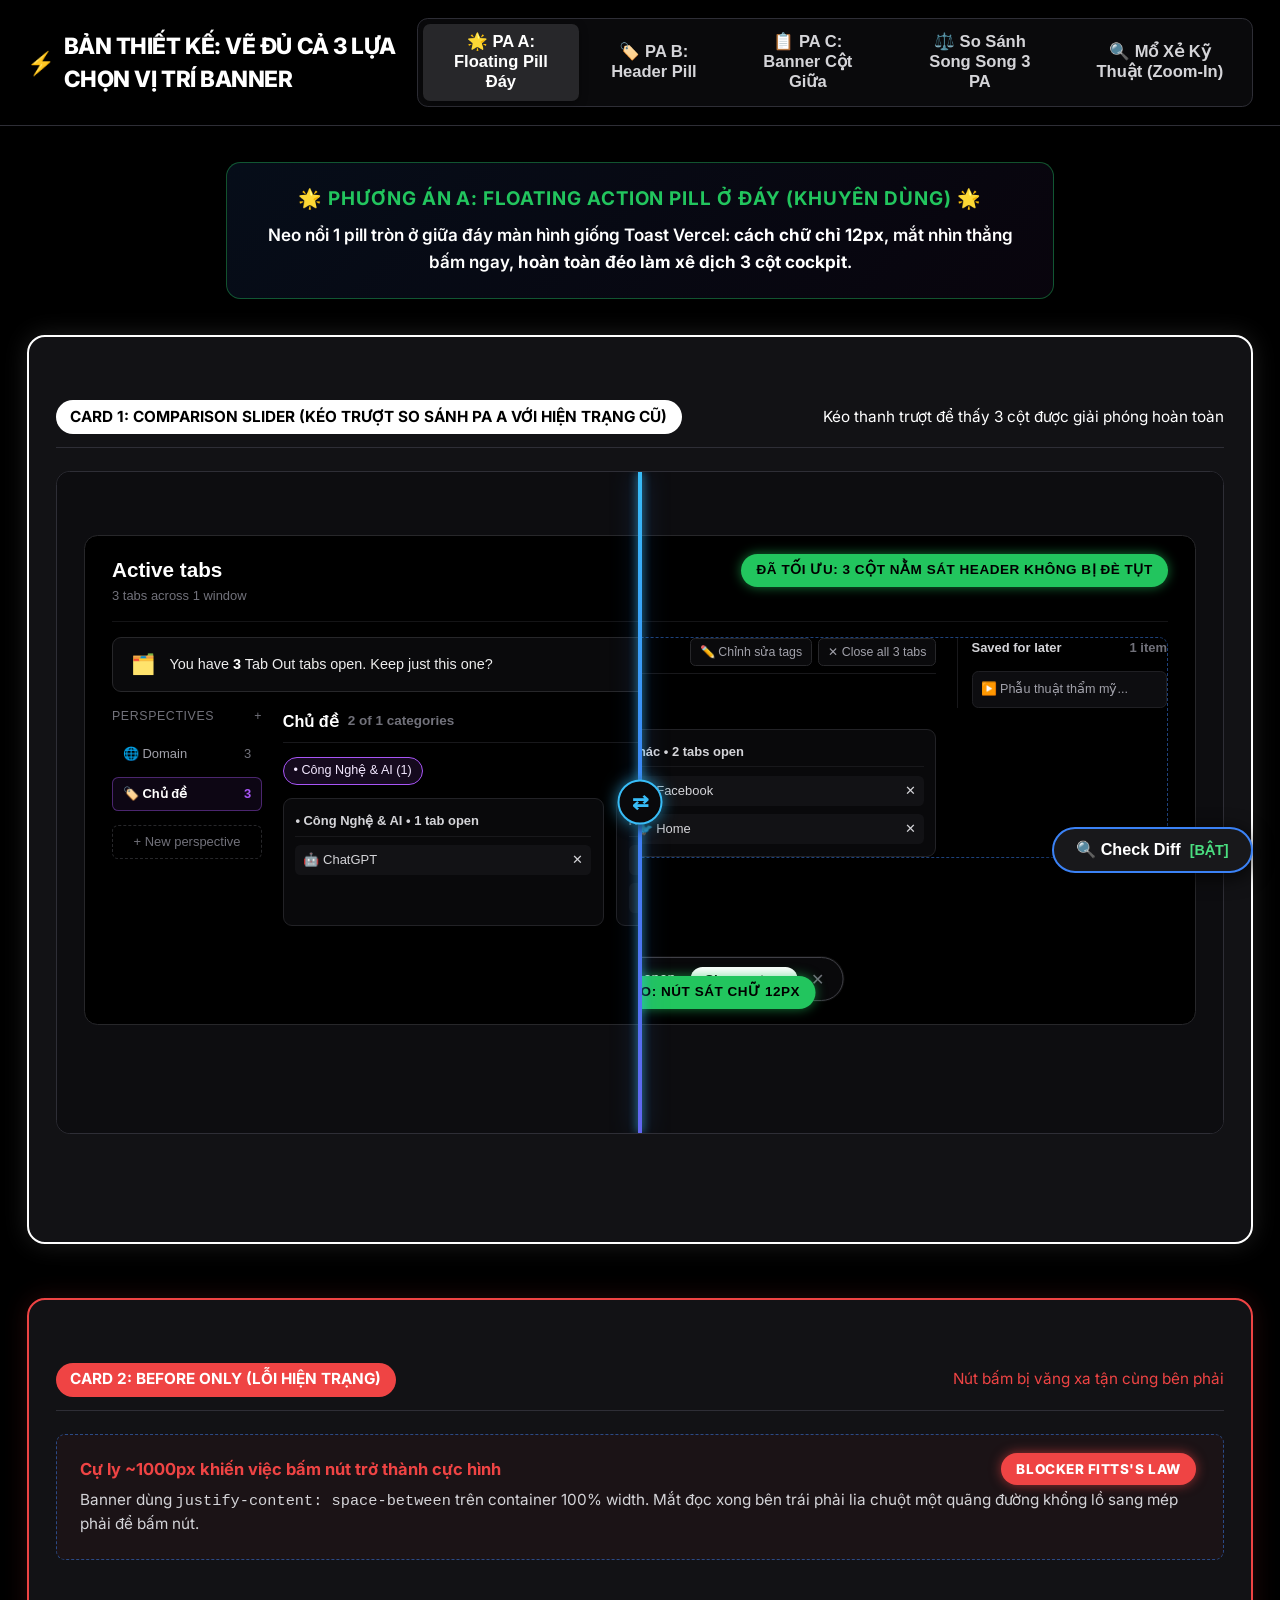
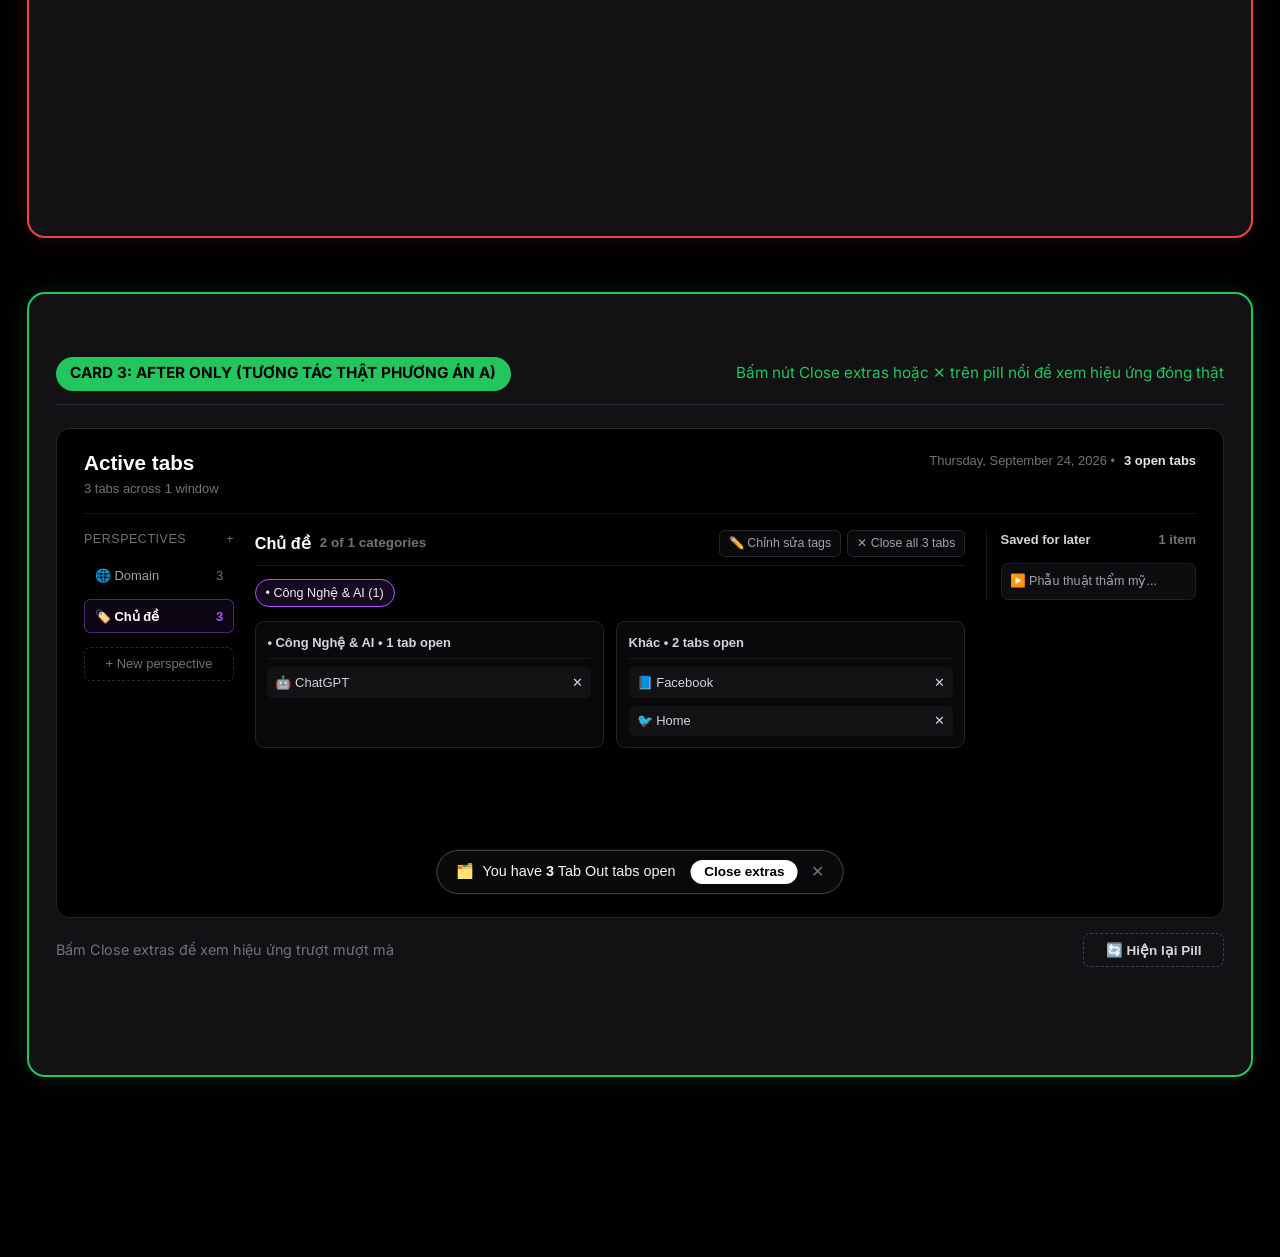
<file: html-visual/vi-tri-banner-dupe-tabs-24-09-2026.html>
<!DOCTYPE html>
<html lang="vi">
<head>
  <meta charset="UTF-8">
  <meta name="viewport" content="width=device-width, initial-scale=1.0">
  <title>Bản Thiết Kế: Vẽ Đầy Đủ Cả 3 Lựa Chọn Vị Trí Banner Dupe Tabs</title>
  <link rel="stylesheet" href="./visual-core.css">

  <style>
    /* CSS Tùy biến riêng cho Mockup Cockpit Dashboard Tab Out */
    :root {
      --mock-bg: #000000;
      --mock-surface: #0a0a0c;
      --mock-surface-card: #09090b;
      --mock-border: #1f1f23;
      --mock-border-subtle: #27272a;
      --mock-text-pri: #ededed;
      --mock-text-sec: #88888e;
      --mock-text-muted: #52525b;
      --mock-warning: #f59e0b;
      --mock-purple: #a855f7;
      --mock-blue: #3b82f6;
      --mock-green: #22c55e;
    }

    /* Khung giả lập cửa sổ Tab Out */
    .mock-window {
      background: #000000;
      border: 1px solid #27272a;
      border-radius: 0.75rem;
      padding: 1.25rem 1.5rem;
      font-family: -apple-system, BlinkMacSystemFont, "Segoe UI", Roboto, sans-serif;
      color: #ededed;
      width: 100%;
      box-sizing: border-box;
      position: relative;
      overflow: hidden;
      min-height: 490px;
    }

    /* Mockup Header */
    .mock-header {
      display: flex;
      justify-content: space-between;
      align-items: flex-start;
      padding-bottom: 0.85rem;
      border-bottom: 1px solid #141416;
      margin-bottom: 0.85rem;
    }

    .mock-header-title {
      font-size: 1.15rem;
      font-weight: 700;
      color: #ffffff;
      line-height: 1.2;
    }

    .mock-header-sub {
      font-size: 0.72rem;
      color: #71717a;
      margin-top: 0.15rem;
    }

    .mock-header-meta {
      font-size: 0.72rem;
      color: #71717a;
      display: flex;
      align-items: center;
      gap: 0.5rem;
    }

    .mock-header-meta strong {
      color: #e4e4e7;
    }

    /* BANNER HIỆN TRẠNG CŨ: 100% width, justify-content: space-between */
    .mock-dupe-banner-old {
      background: #0a0a0c;
      border: 1px solid #27272a;
      border-radius: 0.5rem;
      padding: 0.65rem 1rem;
      display: flex;
      align-items: center;
      justify-content: space-between;
      gap: 1rem;
      margin-bottom: 0.85rem;
      width: 100%;
      box-sizing: border-box;
      position: relative;
    }

    .mock-dupe-left {
      display: flex;
      align-items: center;
      gap: 0.75rem;
    }

    .mock-dupe-icon {
      color: var(--mock-warning);
      display: flex;
      align-items: center;
      font-size: 1.1rem;
    }

    .mock-dupe-text {
      font-size: 0.8rem;
      color: #ededed;
    }

    .mock-dupe-text strong {
      color: #ffffff;
      font-weight: 700;
    }

    .mock-dupe-btn {
      font-size: 0.75rem;
      font-weight: 500;
      padding: 0.35rem 0.85rem;
      border-radius: 0.375rem;
      border: 1px solid #3f3f46;
      background: #141416;
      color: #f4f4f5;
      cursor: pointer;
      white-space: nowrap;
      transition: all 0.15s ease;
    }

    .mock-dupe-btn:hover {
      background: #ffffff;
      color: #000000;
      border-color: #ffffff;
    }

    /* MOCKUP COCKPIT 3 CỘT */
    .mock-cockpit {
      display: grid;
      grid-template-columns: 150px 1fr 210px;
      gap: 1.15rem;
      align-items: start;
    }

    /* CỘT 1: Perspectives Rail */
    .mock-rail-left {
      display: flex;
      flex-direction: column;
      gap: 0.35rem;
      font-size: 0.72rem;
    }

    .mock-rail-title {
      font-size: 0.6875rem;
      text-transform: uppercase;
      letter-spacing: 0.05em;
      color: #71717a;
      display: flex;
      justify-content: space-between;
      margin-bottom: 0.25rem;
    }

    .mock-perspective-item {
      display: flex;
      justify-content: space-between;
      align-items: center;
      padding: 0.35rem 0.55rem;
      border-radius: 0.35rem;
      color: #a1a1aa;
      border: 1px solid transparent;
      background: transparent;
    }

    .mock-perspective-item.active {
      color: #ffffff;
      border-color: rgba(168, 85, 247, 0.4);
      background: rgba(168, 85, 247, 0.08);
      font-weight: 600;
    }

    .mock-rail-new-btn {
      margin-top: 0.4rem;
      padding: 0.35rem 0.55rem;
      border: 1px dashed #27272a;
      border-radius: 0.35rem;
      color: #71717a;
      font-size: 0.72rem;
      text-align: center;
    }

    /* CỘT 2: Center Board */
    .mock-center-board {
      display: flex;
      flex-direction: column;
      gap: 0.75rem;
    }

    .mock-board-head {
      display: flex;
      justify-content: space-between;
      align-items: center;
      padding-bottom: 0.4rem;
      border-bottom: 1px solid #18181b;
    }

    .mock-board-title {
      font-size: 0.9rem;
      font-weight: 600;
      color: #ffffff;
      display: flex;
      align-items: center;
      gap: 0.5rem;
    }

    .mock-board-actions {
      display: flex;
      gap: 0.35rem;
    }

    .mock-action-chip {
      font-size: 0.6875rem;
      padding: 0.2rem 0.5rem;
      border-radius: 0.3rem;
      border: 1px solid #27272a;
      background: #0a0a0c;
      color: #a1a1aa;
    }

    .mock-tag-filter {
      display: inline-flex;
      align-items: center;
      gap: 0.35rem;
      padding: 0.2rem 0.55rem;
      border-radius: 9999px;
      font-size: 0.7rem;
      background: rgba(168, 85, 247, 0.12);
      border: 1px solid var(--mock-purple);
      color: #f3e8ff;
      width: fit-content;
    }

    .mock-cards-row {
      display: grid;
      grid-template-columns: 1fr 1fr;
      gap: 0.65rem;
    }

    .mock-card-box {
      background: var(--mock-surface-card);
      border: 1px solid #222226;
      border-radius: 0.5rem;
      padding: 0.65rem;
      display: flex;
      flex-direction: column;
      gap: 0.45rem;
    }

    .mock-card-header {
      font-size: 0.72rem;
      font-weight: 600;
      color: #d4d4d8;
      display: flex;
      justify-content: space-between;
      padding-bottom: 0.3rem;
      border-bottom: 1px solid #18181b;
    }

    .mock-tab-entry {
      display: flex;
      align-items: center;
      justify-content: space-between;
      padding: 0.3rem 0.45rem;
      border-radius: 0.3rem;
      background: #121215;
      font-size: 0.72rem;
      color: #d4d4d8;
    }

    /* CỘT 3: Saved & Archive Rail */
    .mock-rail-right {
      display: flex;
      flex-direction: column;
      gap: 0.75rem;
      font-size: 0.72rem;
      border-left: 1px solid #18181b;
      padding-left: 0.75rem;
    }

    .mock-saved-head {
      font-weight: 600;
      color: #d4d4d8;
      display: flex;
      justify-content: space-between;
    }

    .mock-saved-item {
      padding: 0.45rem;
      background: #0d0d10;
      border: 1px solid #1f1f23;
      border-radius: 0.35rem;
      font-size: 0.7rem;
      color: #a1a1aa;
    }

    /* =========================================================================
       3 PHƯƠNG ÁN MỚI
       ========================================================================= */

    /* PHƯƠNG ÁN A: FLOATING ACTION PILL Ở ĐÁY MÀN HÌNH */
    .mock-floating-pill {
      position: absolute;
      bottom: 1.25rem;
      left: 50%;
      transform: translateX(-50%);
      background: #09090b;
      border: 1px solid #3f3f46;
      box-shadow: 0 8px 30px rgba(0, 0, 0, 0.8), 0 0 0 1px rgba(255, 255, 255, 0.08);
      border-radius: 9999px;
      padding: 0.45rem 0.6rem 0.45rem 1rem;
      display: flex;
      align-items: center;
      gap: 0.85rem;
      z-index: 50;
      transition: all 0.25s cubic-bezier(0.16, 1, 0.3, 1);
      white-space: nowrap;
    }

    .mock-floating-pill.dismissed {
      opacity: 0;
      transform: translateX(-50%) translateY(20px);
      pointer-events: none;
    }

    .mock-pill-left {
      display: flex;
      align-items: center;
      gap: 0.5rem;
      font-size: 0.8rem;
      color: #f4f4f5;
    }

    .mock-pill-actions {
      display: flex;
      align-items: center;
      gap: 0.35rem;
    }

    .mock-btn-pill-action {
      background: #ffffff;
      color: #000000;
      font-size: 0.75rem;
      font-weight: 600;
      padding: 0.25rem 0.75rem;
      border-radius: 9999px;
      border: none;
      cursor: pointer;
      transition: all 0.15s ease;
    }

    .mock-btn-pill-action:hover {
      background: #e4e4e7;
    }

    .mock-btn-pill-close {
      background: transparent;
      border: none;
      color: #71717a;
      font-size: 0.9rem;
      cursor: pointer;
      padding: 0.2rem 0.4rem;
      border-radius: 9999px;
      display: flex;
      align-items: center;
      justify-content: center;
    }

    .mock-btn-pill-close:hover {
      color: #ffffff;
      background: rgba(255, 255, 255, 0.1);
    }

    /* PHƯƠNG ÁN B: HEADER COMPACT PILL */
    .mock-header-pill {
      display: inline-flex;
      align-items: center;
      gap: 0.6rem;
      background: #141418;
      border: 1px solid #3f3f46;
      border-radius: 9999px;
      padding: 0.25rem 0.6rem 0.25rem 0.85rem;
      font-size: 0.75rem;
      color: #f4f4f5;
      transition: all 0.2s ease;
    }

    .mock-header-pill.dismissed {
      opacity: 0;
      transform: scale(0.9);
      pointer-events: none;
    }

    /* PHƯƠNG ÁN C: SCOPED BANNER CỘT GIỮA */
    .mock-scoped-banner {
      background: #0a0a0c;
      border: 1px solid #27272a;
      border-radius: 0.5rem;
      padding: 0.5rem 0.75rem;
      display: flex;
      align-items: center;
      justify-content: space-between;
      gap: 0.75rem;
      margin-bottom: 0.5rem;
      transition: all 0.2s ease;
    }

    .mock-scoped-banner.dismissed {
      opacity: 0;
      height: 0;
      padding: 0;
      margin: 0;
      overflow: hidden;
    }

    /* Lưới so sánh 3 cột song song */
    .side-by-side-grid {
      display: grid;
      grid-template-columns: repeat(auto-fit, minmax(24rem, 1fr));
      gap: 1.5rem;
      width: 100%;
      margin-top: 1rem;
    }

    .side-card {
      background: #0a0a0c;
      border: 1px solid #27272a;
      border-radius: 0.75rem;
      padding: 1.25rem;
      display: flex;
      flex-direction: column;
      gap: 1rem;
    }

    .side-card-head {
      display: flex;
      justify-content: space-between;
      align-items: center;
      padding-bottom: 0.75rem;
      border-bottom: 1px solid #1f1f23;
    }

    .side-card-title {
      font-size: 0.95rem;
      font-weight: 700;
      display: flex;
      align-items: center;
      gap: 0.5rem;
    }
  </style>
</head>
<body>

  <!-- 1. STICKY TOPBAR -->
  <header class="nav-header">
    <div class="brand-title"><span>⚡</span> BẢN THIẾT KẾ: VẼ ĐỦ CẢ 3 LỰA CHỌN VỊ TRÍ BANNER</div>
    <nav class="tab-group" role="tablist">
      <button class="tab-btn active" role="tab" aria-selected="true" onclick="switchTab('variant-a', this)">🌟 PA A: Floating Pill Đáy</button>
      <button class="tab-btn" role="tab" aria-selected="false" onclick="switchTab('variant-b', this)">🏷️ PA B: Header Pill</button>
      <button class="tab-btn" role="tab" aria-selected="false" onclick="switchTab('variant-c', this)">📋 PA C: Banner Cột Giữa</button>
      <button class="tab-btn" role="tab" aria-selected="false" onclick="switchTab('side-by-side', this)">⚖️ So Sánh Song Song 3 PA</button>
      <button class="tab-btn" role="tab" aria-selected="false" onclick="switchTab('explain', this)">🔍 Mổ Xẻ Kỹ Thuật (Zoom-In)</button>
    </nav>
  </header>

  <div class="container">

    <!-- =================================================================
         TAB 1: PHƯƠNG ÁN A (FLOATING PILL ĐÁY - KHUYÊN DÙNG)
         ================================================================= -->
    <main id="tab-variant-a" class="tab-pane active" role="tabpanel">
      <section class="callout" style="max-width: 46rem; margin: 0 auto 2rem; text-align: center; border-color: rgba(34, 197, 94, 0.4);">
        <h2 style="color: var(--accent-green);">🌟 PHƯƠNG ÁN A: FLOATING ACTION PILL Ở ĐÁY (KHUYÊN DÙNG) 🌟</h2>
        <p style="font-size: 0.95rem; line-height: 1.6; color: var(--text-main);">
          Neo nổi 1 pill tròn ở giữa đáy màn hình giống Toast Vercel: <strong>cách chữ chỉ 12px</strong>, mắt nhìn thẳng bấm ngay, <strong>hoàn toàn đéo làm xê dịch 3 cột cockpit</strong>.
        </p>
      </section>

      <!-- CARD 1: COMPARISON SLIDER CHO PHƯƠNG ÁN A -->
      <article class="card-wrapper card-slider">
        <div class="card-header-bar">
          <span class="card-badge badge-white">CARD 1: COMPARISON SLIDER (KÉO TRƯỢT SO SÁNH PA A VỚI HIỆN TRẠNG CŨ)</span>
          <span style="font-size: 0.85rem; color: var(--text-main);">Kéo thanh trượt để thấy 3 cột được giải phóng hoàn toàn</span>
        </div>
        <div class="slider-viewport" style="min-height: 510px;">
          <!-- Layer Before: Cũ -->
          <div class="slider-layer slider-before">
            <div class="mock-window">
              <div class="mock-header">
                <div>
                  <div class="mock-header-title">Active tabs</div>
                  <div class="mock-header-sub">3 tabs across 1 window</div>
                </div>
                <div class="mock-header-meta">Thursday, September 24, 2026 &bull; <strong>3 open tabs</strong></div>
              </div>
              <div class="mock-dupe-banner-old diff-highlight" data-diff="annotation">
                <span class="mock-annotation red">LỖI CŨ: NÚT XA TẬN MÉP PHẢI ~1000PX &amp; ĐÈ TỤT 3 CỘT</span>
                <div class="mock-dupe-left">
                  <div class="mock-dupe-icon">🗂️</div>
                  <div class="mock-dupe-text">You have <strong>3</strong> Tab Out tabs open. Keep just this one?</div>
                </div>
                <button type="button" class="mock-dupe-btn">Close extras</button>
              </div>
              <div class="mock-cockpit">
                <div class="mock-rail-left">
                  <div class="mock-rail-title"><span>PERSPECTIVES</span><span>+</span></div>
                  <div class="mock-perspective-item">🌐 Domain <span style="color:#71717a">3</span></div>
                  <div class="mock-perspective-item active">🏷️ Chủ đề <span style="color:#a855f7">3</span></div>
                  <div class="mock-rail-new-btn">+ New perspective</div>
                </div>
                <div class="mock-center-board">
                  <div class="mock-board-head">
                    <div class="mock-board-title">Chủ đề <span style="font-size: 0.75rem; color: #71717a;">2 of 1 categories</span></div>
                    <div class="mock-board-actions"><span class="mock-action-chip">✏️ Chỉnh sửa tags</span><span class="mock-action-chip">✕ Close all 3 tabs</span></div>
                  </div>
                  <div class="mock-tag-filter">&bull; Công Nghệ &amp; AI (1)</div>
                  <div class="mock-cards-row">
                    <div class="mock-card-box">
                      <div class="mock-card-header">&bull; Công Nghệ &amp; AI &bull; 1 tab open</div>
                      <div class="mock-tab-entry"><span>🤖 ChatGPT</span><span>✕</span></div>
                    </div>
                    <div class="mock-card-box">
                      <div class="mock-card-header">Khác &bull; 2 tabs open</div>
                      <div class="mock-tab-entry"><span>📘 Facebook</span><span>✕</span></div>
                      <div class="mock-tab-entry"><span>🐦 Home</span><span>✕</span></div>
                    </div>
                  </div>
                </div>
                <div class="mock-rail-right">
                  <div class="mock-saved-head">Saved for later <span style="color:#71717a">1 item</span></div>
                  <div class="mock-saved-item">▶️ Phẫu thuật thẩm mỹ...</div>
                </div>
              </div>
            </div>
          </div>

          <!-- Layer After: Phương Án A -->
          <div class="slider-layer slider-after">
            <div class="mock-window">
              <div class="mock-header">
                <div>
                  <div class="mock-header-title">Active tabs</div>
                  <div class="mock-header-sub">3 tabs across 1 window</div>
                </div>
                <div class="mock-header-meta">Thursday, September 24, 2026 &bull; <strong>3 open tabs</strong></div>
              </div>
              <div class="mock-cockpit diff-highlight" data-diff="annotation" style="margin-bottom: 3.5rem;">
                <span class="mock-annotation green">ĐÃ TỐI ƯU: 3 CỘT NẰM SÁT HEADER KHÔNG BỊ ĐÈ TỤT</span>
                <div class="mock-rail-left">
                  <div class="mock-rail-title"><span>PERSPECTIVES</span><span>+</span></div>
                  <div class="mock-perspective-item">🌐 Domain <span style="color:#71717a">3</span></div>
                  <div class="mock-perspective-item active">🏷️ Chủ đề <span style="color:#a855f7">3</span></div>
                  <div class="mock-rail-new-btn">+ New perspective</div>
                </div>
                <div class="mock-center-board">
                  <div class="mock-board-head">
                    <div class="mock-board-title">Chủ đề <span style="font-size: 0.75rem; color: #71717a;">2 of 1 categories</span></div>
                    <div class="mock-board-actions"><span class="mock-action-chip">✏️ Chỉnh sửa tags</span><span class="mock-action-chip">✕ Close all 3 tabs</span></div>
                  </div>
                  <div class="mock-tag-filter">&bull; Công Nghệ &amp; AI (1)</div>
                  <div class="mock-cards-row">
                    <div class="mock-card-box">
                      <div class="mock-card-header">&bull; Công Nghệ &amp; AI &bull; 1 tab open</div>
                      <div class="mock-tab-entry"><span>🤖 ChatGPT</span><span>✕</span></div>
                    </div>
                    <div class="mock-card-box">
                      <div class="mock-card-header">Khác &bull; 2 tabs open</div>
                      <div class="mock-tab-entry"><span>📘 Facebook</span><span>✕</span></div>
                      <div class="mock-tab-entry"><span>🐦 Home</span><span>✕</span></div>
                    </div>
                  </div>
                </div>
                <div class="mock-rail-right">
                  <div class="mock-saved-head">Saved for later <span style="color:#71717a">1 item</span></div>
                  <div class="mock-saved-item">▶️ Phẫu thuật thẩm mỹ...</div>
                </div>
              </div>

              <!-- FLOATING PILL ĐÁY -->
              <div class="mock-floating-pill diff-highlight" data-diff="annotation">
                <span class="mock-annotation green">FITTS'S LAW ĐỈNH CAO: NÚT SÁT CHỮ 12PX</span>
                <div class="mock-pill-left">
                  <span style="color: var(--mock-warning);">🗂️</span>
                  <span>You have <strong>3</strong> Tab Out tabs open</span>
                </div>
                <div class="mock-pill-actions">
                  <button type="button" class="mock-btn-pill-action">Close extras</button>
                  <button type="button" class="mock-btn-pill-close">✕</button>
                </div>
              </div>
            </div>
          </div>

          <div class="slider-divider"><div class="slider-knob" role="slider" aria-valuemin="0" aria-valuemax="100" aria-valuenow="50" tabindex="0">⇄</div></div>
          <input type="range" class="slider-input-range" min="0" max="100" value="50" tabindex="-1" aria-hidden="true">
        </div>
      </article>

      <!-- CARD 2: BEFORE ONLY -->
      <article class="card-wrapper card-before">
        <div class="card-header-bar">
          <span class="card-badge badge-red">CARD 2: BEFORE ONLY (LỖI HIỆN TRẠNG)</span>
          <span style="font-size: 0.85rem; color: var(--accent-red);">Nút bấm bị văng xa tận cùng bên phải</span>
        </div>
        <div class="diff-highlight" data-diff="annotation" style="position: relative; padding: 1.25rem; border-radius: 0.5rem; background: rgba(239, 68, 68, 0.04);">
          <span class="mock-annotation red">BLOCKER FITTS'S LAW</span>
          <div style="font-size: 0.92rem; font-weight: 700; color: var(--accent-red); margin-bottom: 0.4rem;">Cự ly ~1000px khiến việc bấm nút trở thành cực hình</div>
          <p style="font-size: 0.85rem; color: var(--text-sub);">Banner dùng <code>justify-content: space-between</code> trên container 100% width. Mắt đọc xong bên trái phải lia chuột một quãng đường khổng lồ sang mép phải để bấm nút.</p>
        </div>
      </article>

      <!-- CARD 3: AFTER ONLY (Tương Tác Thật PA A) -->
      <article class="card-wrapper card-after">
        <div class="card-header-bar">
          <span class="card-badge badge-green">CARD 3: AFTER ONLY (TƯƠNG TÁC THẬT PHƯƠNG ÁN A)</span>
          <span style="font-size: 0.85rem; color: var(--accent-green);">Bấm nút Close extras hoặc ✕ trên pill nổi để xem hiệu ứng đóng thật</span>
        </div>
        <div class="mock-window" id="windowA">
          <div class="mock-header">
            <div>
              <div class="mock-header-title">Active tabs</div>
              <div class="mock-header-sub">3 tabs across 1 window</div>
            </div>
            <div class="mock-header-meta">Thursday, September 24, 2026 &bull; <strong>3 open tabs</strong></div>
          </div>
          <div class="mock-cockpit" style="margin-bottom: 3.5rem;">
            <div class="mock-rail-left">
              <div class="mock-rail-title"><span>PERSPECTIVES</span><span>+</span></div>
              <div class="mock-perspective-item">🌐 Domain <span style="color:#71717a">3</span></div>
              <div class="mock-perspective-item active">🏷️ Chủ đề <span style="color:#a855f7">3</span></div>
              <div class="mock-rail-new-btn">+ New perspective</div>
            </div>
            <div class="mock-center-board">
              <div class="mock-board-head">
                <div class="mock-board-title">Chủ đề <span style="font-size: 0.75rem; color: #71717a;">2 of 1 categories</span></div>
                <div class="mock-board-actions"><span class="mock-action-chip">✏️ Chỉnh sửa tags</span><span class="mock-action-chip">✕ Close all 3 tabs</span></div>
              </div>
              <div class="mock-tag-filter">&bull; Công Nghệ &amp; AI (1)</div>
              <div class="mock-cards-row">
                <div class="mock-card-box">
                  <div class="mock-card-header">&bull; Công Nghệ &amp; AI &bull; 1 tab open</div>
                  <div class="mock-tab-entry"><span>🤖 ChatGPT</span><span>✕</span></div>
                </div>
                <div class="mock-card-box">
                  <div class="mock-card-header">Khác &bull; 2 tabs open</div>
                  <div class="mock-tab-entry"><span>📘 Facebook</span><span>✕</span></div>
                  <div class="mock-tab-entry"><span>🐦 Home</span><span>✕</span></div>
                </div>
              </div>
            </div>
            <div class="mock-rail-right">
              <div class="mock-saved-head">Saved for later <span style="color:#71717a">1 item</span></div>
              <div class="mock-saved-item">▶️ Phẫu thuật thẩm mỹ...</div>
            </div>
          </div>

          <!-- FLOATING PILL THẬT BẤM DC -->
          <div class="mock-floating-pill" id="livePillA">
            <div class="mock-pill-left">
              <span style="color: var(--mock-warning);">🗂️</span>
              <span>You have <strong>3</strong> Tab Out tabs open</span>
            </div>
            <div class="mock-pill-actions">
              <button type="button" class="mock-btn-pill-action" onclick="closeExtrasA()">Close extras</button>
              <button type="button" class="mock-btn-pill-close" onclick="dismissPillA()">✕</button>
            </div>
          </div>
        </div>
        <div style="margin-top: 0.85rem; display: flex; justify-content: space-between; align-items: center;">
          <span style="font-size: 0.8rem; color: #71717a;">Bấm Close extras để xem hiệu ứng trượt mượt mà</span>
          <button type="button" class="tab-btn" style="border: 1px dashed #3f3f46; font-size: 0.75rem;" onclick="resetPillA()">🔄 Hiện lại Pill</button>
        </div>
      </article>
    </main>

    <!-- =================================================================
         TAB 2: PHƯƠNG ÁN B (HEADER COMPACT PILL)
         ================================================================= -->
    <section id="tab-variant-b" class="tab-pane" role="tabpanel" style="display: none;">
      <section class="callout" style="max-width: 46rem; margin: 0 auto 2rem; text-align: center; border-color: rgba(59, 130, 246, 0.4);">
        <h2 style="color: var(--accent-blue);">🏷️ PHƯƠNG ÁN B: TÍCH HỢP GỌN VÀO HEADER 🏷️</h2>
        <p style="font-size: 0.95rem; line-height: 1.6; color: var(--text-main);">
          Gắn thẳng 1 compact badge nhỏ gọn vào khu vực Header bên phải: <strong>đúng ngữ cảnh thông tin tổng quan của tab</strong>, nút gắn liền chữ, <strong>hoàn toàn đéo tốn diện tích thân trang</strong>.
        </p>
      </section>

      <!-- CARD 1: COMPARISON SLIDER CHO PHƯƠNG ÁN B -->
      <article class="card-wrapper card-slider">
        <div class="card-header-bar">
          <span class="card-badge badge-white">CARD 1: COMPARISON SLIDER (KÉO TRƯỢT SO SÁNH PA B VỚI CŨ)</span>
          <span style="font-size: 0.85rem; color: var(--text-main);">Gom cảnh báo lên Header, trả lại toàn bộ không gian cho Cockpit</span>
        </div>
        <div class="slider-viewport" style="min-height: 510px;">
          <!-- Layer Before -->
          <div class="slider-layer slider-before">
            <div class="mock-window">
              <div class="mock-header">
                <div>
                  <div class="mock-header-title">Active tabs</div>
                  <div class="mock-header-sub">3 tabs across 1 window</div>
                </div>
                <div class="mock-header-meta">Thursday, September 24, 2026 &bull; <strong>3 open tabs</strong></div>
              </div>
              <div class="mock-dupe-banner-old diff-highlight" data-diff="annotation">
                <span class="mock-annotation red">LỖI CŨ: BANNER NẰM CHẮN NGANG BỐ CỤC</span>
                <div class="mock-dupe-left">
                  <div class="mock-dupe-icon">🗂️</div>
                  <div class="mock-dupe-text">You have <strong>3</strong> Tab Out tabs open. Keep just this one?</div>
                </div>
                <button type="button" class="mock-dupe-btn">Close extras</button>
              </div>
              <div class="mock-cockpit">
                <div class="mock-rail-left">
                  <div class="mock-rail-title"><span>PERSPECTIVES</span><span>+</span></div>
                  <div class="mock-perspective-item">🌐 Domain <span style="color:#71717a">3</span></div>
                  <div class="mock-perspective-item active">🏷️ Chủ đề <span style="color:#a855f7">3</span></div>
                </div>
                <div class="mock-center-board">
                  <div class="mock-board-head"><div class="mock-board-title">Chủ đề</div></div>
                  <div class="mock-cards-row">
                    <div class="mock-card-box"><div class="mock-tab-entry"><span>🤖 ChatGPT</span></div></div>
                    <div class="mock-card-box"><div class="mock-tab-entry"><span>📘 Facebook</span></div></div>
                  </div>
                </div>
                <div class="mock-rail-right"><div class="mock-saved-head">Saved for later</div></div>
              </div>
            </div>
          </div>

          <!-- Layer After: Phương Án B -->
          <div class="slider-layer slider-after">
            <div class="mock-window">
              <div class="mock-header">
                <div>
                  <div class="mock-header-title">Active tabs</div>
                  <div class="mock-header-sub">3 tabs across 1 window</div>
                </div>
                <!-- HEADER PILL -->
                <div style="display: flex; align-items: center; gap: 0.75rem;">
                  <div class="mock-header-pill diff-highlight" data-diff="annotation">
                    <span class="mock-annotation green">GẮN GỌN TRÊN HEADER META</span>
                    <span style="color: var(--mock-warning);">🗂️</span>
                    <span><strong>3</strong> Tab Out open</span>
                    <button type="button" class="mock-btn-pill-action">Close extras</button>
                    <button type="button" class="mock-btn-pill-close">✕</button>
                  </div>
                  <div class="mock-header-meta">Thursday, September 24, 2026 &bull; <strong>3 open tabs</strong></div>
                </div>
              </div>

              <!-- Cockpit layout cực thoáng -->
              <div class="mock-cockpit diff-highlight" data-diff="annotation">
                <span class="mock-annotation green">3 CỘT KHÔNG BỊ ĐÈ TỤT TẸO NÀO</span>
                <div class="mock-rail-left">
                  <div class="mock-rail-title"><span>PERSPECTIVES</span><span>+</span></div>
                  <div class="mock-perspective-item">🌐 Domain <span style="color:#71717a">3</span></div>
                  <div class="mock-perspective-item active">🏷️ Chủ đề <span style="color:#a855f7">3</span></div>
                </div>
                <div class="mock-center-board">
                  <div class="mock-board-head"><div class="mock-board-title">Chủ đề</div></div>
                  <div class="mock-cards-row">
                    <div class="mock-card-box"><div class="mock-tab-entry"><span>🤖 ChatGPT</span></div></div>
                    <div class="mock-card-box"><div class="mock-tab-entry"><span>📘 Facebook</span></div></div>
                  </div>
                </div>
                <div class="mock-rail-right"><div class="mock-saved-head">Saved for later</div></div>
              </div>
            </div>
          </div>

          <div class="slider-divider"><div class="slider-knob" role="slider" aria-valuemin="0" aria-valuemax="100" aria-valuenow="50" tabindex="0">⇄</div></div>
          <input type="range" class="slider-input-range" min="0" max="100" value="50" tabindex="-1" aria-hidden="true">
        </div>
      </article>

      <!-- CARD 2: BEFORE ONLY -->
      <article class="card-wrapper card-before">
        <div class="card-header-bar">
          <span class="card-badge badge-red">CARD 2: BEFORE ONLY (NHƯỢC ĐIỂM)</span>
          <span style="font-size: 0.85rem; color: var(--accent-red);">Banner to tổ bố đè vỡ phân cấp thông tin</span>
        </div>
        <div class="diff-highlight" data-diff="annotation" style="position: relative; padding: 1.25rem; border-radius: 0.5rem; background: rgba(239, 68, 68, 0.04);">
          <span class="mock-annotation red">LÃNG PHÍ KHÔNG GIAN</span>
          <p style="font-size: 0.85rem; color: var(--text-sub);">Banner chiếm trọn 1 dòng ngang to tướng chỉ để nói 1 câu dọn dẹp nhẹ, trong khi Header có thừa chỗ để nhét 1 compact pill tinh tế.</p>
        </div>
      </article>

      <!-- CARD 3: AFTER ONLY (Tương Tác Thật PA B) -->
      <article class="card-wrapper card-after">
        <div class="card-header-bar">
          <span class="card-badge badge-green">CARD 3: AFTER ONLY (TƯƠNG TÁC THẬT PHƯƠNG ÁN B)</span>
          <span style="font-size: 0.85rem; color: var(--accent-green);">Bấm nút Close extras trên Header để trải nghiệm</span>
        </div>
        <div class="mock-window">
          <div class="mock-header">
            <div>
              <div class="mock-header-title">Active tabs</div>
              <div class="mock-header-sub">3 tabs across 1 window</div>
            </div>
            <div style="display: flex; align-items: center; gap: 0.75rem;">
              <div class="mock-header-pill" id="livePillB">
                <span style="color: var(--mock-warning);">🗂️</span>
                <span><strong>3</strong> Tab Out open</span>
                <button type="button" class="mock-btn-pill-action" onclick="closeExtrasB()">Close extras</button>
                <button type="button" class="mock-btn-pill-close" onclick="dismissPillB()">✕</button>
              </div>
              <div class="mock-header-meta">Thursday, September 24, 2026 &bull; <strong>3 open tabs</strong></div>
            </div>
          </div>
          <div class="mock-cockpit">
            <div class="mock-rail-left">
              <div class="mock-rail-title"><span>PERSPECTIVES</span><span>+</span></div>
              <div class="mock-perspective-item active">🏷️ Chủ đề <span style="color:#a855f7">3</span></div>
            </div>
            <div class="mock-center-board">
              <div class="mock-board-head"><div class="mock-board-title">Chủ đề</div></div>
              <div class="mock-cards-row">
                <div class="mock-card-box"><div class="mock-tab-entry"><span>🤖 ChatGPT</span></div></div>
                <div class="mock-card-box"><div class="mock-tab-entry"><span>📘 Facebook</span></div></div>
              </div>
            </div>
            <div class="mock-rail-right"><div class="mock-saved-head">Saved for later</div></div>
          </div>
        </div>
        <div style="margin-top: 0.85rem; display: flex; justify-content: space-between; align-items: center;">
          <span style="font-size: 0.8rem; color: #71717a;">Bấm Close extras để thấy pill thu nhỏ và biến mất mượt mà</span>
          <button type="button" class="tab-btn" style="border: 1px dashed #3f3f46; font-size: 0.75rem;" onclick="resetPillB()">🔄 Hiện lại Pill Header</button>
        </div>
      </article>
    </section>

    <!-- =================================================================
         TAB 3: PHƯƠNG ÁN C (BANNER THU GỌN TRONG CỘT GIỮA)
         ================================================================= -->
    <section id="tab-variant-c" class="tab-pane" role="tabpanel" style="display: none;">
      <section class="callout" style="max-width: 46rem; margin: 0 auto 2rem; text-align: center; border-color: rgba(234, 179, 8, 0.4);">
        <h2 style="color: var(--accent-yellow);">📋 PHƯƠNG ÁN C: BANNER THU GỌN TRONG CỘT GIỮA 📋</h2>
        <p style="font-size: 0.95rem; line-height: 1.6; color: var(--text-main);">
          Nếu vẫn thích dạng banner phẳng truyền thống: <strong>gói gọn nó vào bên trong Cột 2 (Center board)</strong>, không cho tràn sang 2 cột bên cạnh, <strong>rút ngắn cự ly nút bấm ngay cạnh text</strong>.
        </p>
      </section>

      <!-- CARD 1: COMPARISON SLIDER CHO PHƯƠNG ÁN C -->
      <article class="card-wrapper card-slider">
        <div class="card-header-bar">
          <span class="card-badge badge-white">CARD 1: COMPARISON SLIDER (KÉO TRƯỢT SO SÁNH PA C VỚI CŨ)</span>
          <span style="font-size: 0.85rem; color: var(--text-main);">Thu hẹp phạm vi banner vào đúng cột giữa</span>
        </div>
        <div class="slider-viewport" style="min-height: 510px;">
          <!-- Layer Before -->
          <div class="slider-layer slider-before">
            <div class="mock-window">
              <div class="mock-header">
                <div>
                  <div class="mock-header-title">Active tabs</div>
                  <div class="mock-header-sub">3 tabs across 1 window</div>
                </div>
                <div class="mock-header-meta">Thursday, September 24, 2026 &bull; <strong>3 open tabs</strong></div>
              </div>
              <div class="mock-dupe-banner-old diff-highlight" data-diff="annotation">
                <span class="mock-annotation red">LỖI CŨ: TRÀN TOÀN MÀN HÌNH ĐÈ TỤT CẢ 3 CỘT</span>
                <div class="mock-dupe-left">
                  <div class="mock-dupe-icon">🗂️</div>
                  <div class="mock-dupe-text">You have <strong>3</strong> Tab Out tabs open. Keep just this one?</div>
                </div>
                <button type="button" class="mock-dupe-btn">Close extras</button>
              </div>
              <div class="mock-cockpit">
                <div class="mock-rail-left"><div class="mock-rail-title"><span>PERSPECTIVES</span></div></div>
                <div class="mock-center-board"><div class="mock-board-head"><div class="mock-board-title">Chủ đề</div></div></div>
                <div class="mock-rail-right"><div class="mock-saved-head">Saved for later</div></div>
              </div>
            </div>
          </div>

          <!-- Layer After: Phương Án C -->
          <div class="slider-layer slider-after">
            <div class="mock-window">
              <div class="mock-header">
                <div>
                  <div class="mock-header-title">Active tabs</div>
                  <div class="mock-header-sub">3 tabs across 1 window</div>
                </div>
                <div class="mock-header-meta">Thursday, September 24, 2026 &bull; <strong>3 open tabs</strong></div>
              </div>
              <div class="mock-cockpit">
                <div class="mock-rail-left diff-highlight" data-diff="annotation">
                  <span class="mock-annotation green">CỘT TRÁI ĐỨNG THẲNG MỘT MÌNH</span>
                  <div class="mock-rail-title"><span>PERSPECTIVES</span></div>
                  <div class="mock-perspective-item active">🏷️ Chủ đề <span style="color:#a855f7">3</span></div>
                </div>

                <!-- CỘT GIỮA CHỨA BANNER SCOPED -->
                <div class="mock-center-board">
                  <div class="mock-scoped-banner diff-highlight" data-diff="annotation">
                    <span class="mock-annotation green">BANNER SCOPED TRONG CỘT GIỮA, NÚT SÁT BÊN</span>
                    <div class="mock-dupe-left">
                      <div class="mock-dupe-icon">🗂️</div>
                      <div class="mock-dupe-text">You have <strong>3</strong> Tab Out tabs open</div>
                    </div>
                    <div style="display: flex; gap: 0.35rem; align-items: center;">
                      <button type="button" class="mock-dupe-btn">Close extras</button>
                      <button type="button" class="mock-btn-pill-close">✕</button>
                    </div>
                  </div>

                  <div class="mock-board-head"><div class="mock-board-title">Chủ đề</div></div>
                  <div class="mock-cards-row">
                    <div class="mock-card-box"><div class="mock-tab-entry"><span>🤖 ChatGPT</span></div></div>
                    <div class="mock-card-box"><div class="mock-tab-entry"><span>📘 Facebook</span></div></div>
                  </div>
                </div>

                <div class="mock-rail-right diff-highlight" data-diff="annotation">
                  <span class="mock-annotation green">CỘT PHẢI ĐỨNG THẲNG MỘT MÌNH</span>
                  <div class="mock-saved-head">Saved for later</div>
                </div>
              </div>
            </div>
          </div>

          <div class="slider-divider"><div class="slider-knob" role="slider" aria-valuemin="0" aria-valuemax="100" aria-valuenow="50" tabindex="0">⇄</div></div>
          <input type="range" class="slider-input-range" min="0" max="100" value="50" tabindex="-1" aria-hidden="true">
        </div>
      </article>

      <!-- CARD 2: BEFORE ONLY -->
      <article class="card-wrapper card-before">
        <div class="card-header-bar">
          <span class="card-badge badge-red">CARD 2: BEFORE ONLY (NHƯỢC ĐIỂM CŨ)</span>
          <span style="font-size: 0.85rem; color: var(--accent-red);">Cột trái và cột phải bị phạt oan uổng</span>
        </div>
        <div class="diff-highlight" data-diff="annotation" style="position: relative; padding: 1.25rem; border-radius: 0.5rem; background: rgba(239, 68, 68, 0.04);">
          <span class="mock-annotation red">PHẠM VI QUÁ RỘNG</span>
          <p style="font-size: 0.85rem; color: var(--text-sub);">Banner cũ nằm ở cấp độ toàn cục <code>#main</code> nên ép cả 2 rail hai bên phải tụt xuống theo, dù thông báo tabs chủ yếu liên quan tới khu vực quản lý tabs ở cột giữa.</p>
        </div>
      </article>

      <!-- CARD 3: AFTER ONLY (Tương Tác Thật PA C) -->
      <article class="card-wrapper card-after">
        <div class="card-header-bar">
          <span class="card-badge badge-green">CARD 3: AFTER ONLY (TƯƠNG TÁC THẬT PHƯƠNG ÁN C)</span>
          <span style="font-size: 0.85rem; color: var(--accent-green);">Bấm Close extras trong cột giữa để xem hiệu ứng đóng</span>
        </div>
        <div class="mock-window">
          <div class="mock-header">
            <div>
              <div class="mock-header-title">Active tabs</div>
              <div class="mock-header-sub">3 tabs across 1 window</div>
            </div>
            <div class="mock-header-meta">Thursday, September 24, 2026 &bull; <strong>3 open tabs</strong></div>
          </div>
          <div class="mock-cockpit">
            <div class="mock-rail-left">
              <div class="mock-rail-title"><span>PERSPECTIVES</span></div>
              <div class="mock-perspective-item active">🏷️ Chủ đề <span style="color:#a855f7">3</span></div>
            </div>
            <div class="mock-center-board">
              <div class="mock-scoped-banner" id="livePillC">
                <div class="mock-dupe-left">
                  <div class="mock-dupe-icon">🗂️</div>
                  <div class="mock-dupe-text">You have <strong>3</strong> Tab Out tabs open</div>
                </div>
                <div style="display: flex; gap: 0.35rem; align-items: center;">
                  <button type="button" class="mock-dupe-btn" onclick="closeExtrasC()">Close extras</button>
                  <button type="button" class="mock-btn-pill-close" onclick="dismissPillC()">✕</button>
                </div>
              </div>
              <div class="mock-board-head"><div class="mock-board-title">Chủ đề</div></div>
              <div class="mock-cards-row">
                <div class="mock-card-box"><div class="mock-tab-entry"><span>🤖 ChatGPT</span></div></div>
                <div class="mock-card-box"><div class="mock-tab-entry"><span>📘 Facebook</span></div></div>
              </div>
            </div>
            <div class="mock-rail-right"><div class="mock-saved-head">Saved for later</div></div>
          </div>
        </div>
        <div style="margin-top: 0.85rem; display: flex; justify-content: space-between; align-items: center;">
          <span style="font-size: 0.8rem; color: #71717a;">Bấm Close extras để xem banner thu gọn lại êm ái</span>
          <button type="button" class="tab-btn" style="border: 1px dashed #3f3f46; font-size: 0.75rem;" onclick="resetPillC()">🔄 Hiện lại Banner Cột Giữa</button>
        </div>
      </article>
    </section>

    <!-- =================================================================
         TAB 4: SO SÁNH SONG SONG 3 PHƯƠNG ÁN (SIDE-BY-SIDE TRỰC DIỆN)
         ================================================================= -->
    <section id="tab-side-by-side" class="tab-pane" role="tabpanel" style="display: none;">
      <section class="callout" style="max-width: 50rem; margin: 0 auto 2rem; text-align: center;">
        <h2>⚖️ BẢNG SO SÁNH THỊ GIÁC SONG SONG CẢ 3 LỰA CHỌN ⚖️</h2>
        <p style="font-size: 0.95rem; line-height: 1.6; color: var(--text-main);">
          Đặt cả 3 phương án nằm cạnh nhau để m soi trực tiếp về độ thoáng, sự phân cấp và khoảng cách thao tác.
        </p>
      </section>

      <div class="side-by-side-grid">
        <!-- CỘT PA A -->
        <div class="side-card" style="border-top: 3px solid var(--accent-green);">
          <div class="side-card-head">
            <span class="side-card-title" style="color: var(--accent-green);">🌟 Phương Án A (Khuyên dùng)</span>
            <span class="meta-tag green">Đáy màn hình</span>
          </div>
          <p style="font-size: 0.82rem; color: #a1a1aa; line-height: 1.5;">
            Floating Action Pill neo cố định ở đáy. 3 cột phẳng 100%, nút bấm kề sát sườn câu hỏi.
          </p>
          <div class="mock-window" style="min-height: 380px; padding: 1rem;">
            <div class="mock-header">
              <div class="mock-header-title" style="font-size: 0.95rem;">Active tabs</div>
              <div class="mock-header-meta" style="font-size: 0.65rem;">3 open tabs</div>
            </div>
            <div class="mock-cockpit" style="grid-template-columns: 80px 1fr 100px; gap: 0.5rem; font-size: 0.65rem;">
              <div class="mock-rail-left"><div class="mock-perspective-item active">Chủ đề</div></div>
              <div class="mock-center-board"><div class="mock-card-box"><div class="mock-tab-entry">ChatGPT</div></div></div>
              <div class="mock-rail-right"><div class="mock-saved-item">Saved</div></div>
            </div>
            <div class="mock-floating-pill" style="bottom: 0.75rem; padding: 0.35rem 0.5rem 0.35rem 0.75rem; font-size: 0.72rem;">
              <span><strong>3</strong> Tab Out</span>
              <button type="button" class="mock-btn-pill-action" style="font-size: 0.68rem; padding: 0.15rem 0.5rem;" onclick="showToast('✅ Đã đóng tabs thừa (PA A)!')">Close</button>
            </div>
          </div>
        </div>

        <!-- CỘT PA B -->
        <div class="side-card" style="border-top: 3px solid var(--accent-blue);">
          <div class="side-card-head">
            <span class="side-card-title" style="color: var(--accent-blue);">🏷️ Phương Án B</span>
            <span class="meta-tag blue">Trên Header</span>
          </div>
          <p style="font-size: 0.82rem; color: #a1a1aa; line-height: 1.5;">
            Pill nhỏ gắn ngay khu vực Header. Rất gọn gàng, thuộc về metadata chung của trang.
          </p>
          <div class="mock-window" style="min-height: 380px; padding: 1rem;">
            <div class="mock-header">
              <div class="mock-header-title" style="font-size: 0.95rem;">Active tabs</div>
              <div class="mock-header-pill" style="margin-left: auto; font-size: 0.68rem; padding: 0.15rem 0.4rem 0.15rem 0.6rem;">
                <span><strong>3</strong> dupes</span>
                <button type="button" class="mock-btn-pill-action" style="font-size: 0.65rem; padding: 0.15rem 0.4rem;" onclick="showToast('✅ Đã đóng tabs thừa (PA B)!')">Close</button>
              </div>
            </div>
            <div class="mock-cockpit" style="grid-template-columns: 80px 1fr 100px; gap: 0.5rem; font-size: 0.65rem;">
              <div class="mock-rail-left"><div class="mock-perspective-item active">Chủ đề</div></div>
              <div class="mock-center-board"><div class="mock-card-box"><div class="mock-tab-entry">ChatGPT</div></div></div>
              <div class="mock-rail-right"><div class="mock-saved-item">Saved</div></div>
            </div>
          </div>
        </div>

        <!-- CỘT PA C -->
        <div class="side-card" style="border-top: 3px solid var(--accent-yellow);">
          <div class="side-card-head">
            <span class="side-card-title" style="color: var(--accent-yellow);">📋 Phương Án C</span>
            <span class="meta-tag yellow">Trong Cột Giữa</span>
          </div>
          <p style="font-size: 0.82rem; color: #a1a1aa; line-height: 1.5;">
            Banner dạng hộp phẳng thu hẹp trong cột giữa. Không lan sang 2 rail bên cạnh.
          </p>
          <div class="mock-window" style="min-height: 380px; padding: 1rem;">
            <div class="mock-header">
              <div class="mock-header-title" style="font-size: 0.95rem;">Active tabs</div>
              <div class="mock-header-meta" style="font-size: 0.65rem;">3 open tabs</div>
            </div>
            <div class="mock-cockpit" style="grid-template-columns: 80px 1fr 100px; gap: 0.5rem; font-size: 0.65rem;">
              <div class="mock-rail-left"><div class="mock-perspective-item active">Chủ đề</div></div>
              <div class="mock-center-board">
                <div class="mock-scoped-banner" style="padding: 0.35rem 0.5rem; font-size: 0.68rem; margin-bottom: 0.4rem;">
                  <span>3 Tab Out dupes</span>
                  <button type="button" class="mock-dupe-btn" style="font-size: 0.65rem; padding: 0.15rem 0.4rem;" onclick="showToast('✅ Đã đóng tabs thừa (PA C)!')">Close</button>
                </div>
                <div class="mock-card-box"><div class="mock-tab-entry">ChatGPT</div></div>
              </div>
              <div class="mock-rail-right"><div class="mock-saved-item">Saved</div></div>
            </div>
          </div>
        </div>
      </div>
    </section>

    <!-- =================================================================
         TAB 5: GIẢI THÍCH KỸ THUẬT (ZOOM-IN)
         ================================================================= -->
    <section id="tab-explain" class="tab-pane" role="tabpanel" style="display: none;">
      <section class="explain-section">
        <div class="explain-layout">
          <div class="explain-text-col">
            <div class="zoom-tier-badge">TẦNG 1/4 • VĨ MÔ &amp; LAYOUT</div>
            <h3>📐 1. Giải Phóng Bố Cục 3 Cột</h3>
            <p>Hiện trạng banner nằm giữa Header và Cockpit Columns, trải ngang 100% làm đè tụt toàn bộ nội dung. Giải pháp tách banner ra khỏi dòng chảy tài liệu (DOM Flow) hoặc gói gọn vào Header giúp 3 cột phẳng đều tuyệt đối.</p>
            <div class="meta-tag-group">
              <span class="meta-tag green">Non-blocking</span>
              <span class="meta-tag blue">Layout Integrity</span>
            </div>
          </div>

          <div class="code-container">
            <div class="code-topbar">
              <div class="code-topbar-left">
                <span class="code-dot green"></span>
                <span style="font-size: 0.78rem; font-weight: 700; color: #e4e4e7;">📄 extension/index.html (Cấu trúc DOM)</span>
              </div>
              <div class="code-actions">
                <span class="code-lang-badge"><span class="lang-dot html"></span> HTML</span>
                <button class="btn-copy-code" type="button" onclick="copyCodeBlock(this)">Sao chép</button>
              </div>
            </div>
            <div class="code-body">
              <div class="c-line"><span class="c-sign"></span><span class="c-text">&lt;<span class="tag">main</span> <span class="attr">id</span>=<span class="str">"main"</span>&gt;</span></div>
              <div class="c-line del"><span class="c-sign">-</span><span class="c-text">  &lt;<span class="tag">div</span> <span class="attr">class</span>=<span class="str">"tab-cleanup-banner"</span> <span class="attr">id</span>=<span class="str">"tabOutDupeBanner"</span>&gt;...&lt;/<span class="tag">div</span>&gt;</span><span class="c-comment"># Nằm đè lên trên làm tụt 3 cột</span></div>
              <div class="c-line"><span class="c-sign"></span><span class="c-text">  &lt;<span class="tag">div</span> <span class="attr">class</span>=<span class="str">"dashboard-columns cockpit-columns"</span>&gt;</span></div>
              <div class="c-line"><span class="c-sign"></span><span class="c-text">    &lt;<span class="tag">aside</span> <span class="attr">class</span>=<span class="str">"perspective-rail"</span>&gt;...&lt;/<span class="tag">aside</span>&gt;</span></div>
              <div class="c-line"><span class="c-sign"></span><span class="c-text">    &lt;<span class="tag">div</span> <span class="attr">class</span>=<span class="str">"perspective-board"</span>&gt;...&lt;/<span class="tag">div</span>&gt;</span></div>
              <div class="c-line"><span class="c-sign"></span><span class="c-text">    &lt;<span class="tag">aside</span> <span class="attr">class</span>=<span class="str">"saved-rail"</span>&gt;...&lt;/<span class="tag">aside</span>&gt;</span></div>
              <div class="c-line"><span class="c-sign"></span><span class="c-text">  &lt;/<span class="tag">div</span>&gt;</span></div>
              <div class="c-line add"><span class="c-sign">+</span><span class="c-text">  &lt;<span class="tag">div</span> <span class="attr">class</span>=<span class="str">"tabout-floating-pill"</span> <span class="attr">id</span>=<span class="str">"tabOutDupeBanner"</span>&gt;...&lt;/<span class="tag">div</span>&gt;</span><span class="c-comment"># Neo đáy fixed độc lập!</span></div>
              <div class="c-line"><span class="c-sign"></span><span class="c-text">&lt;/<span class="tag">main</span>&gt;</span></div>
            </div>
          </div>
        </div>
      </section>

      <section class="explain-section">
        <div class="explain-layout">
          <div class="explain-text-col">
            <div class="zoom-tier-badge">TẦNG 2/4 • CƠ CHẾ FITTS'S LAW</div>
            <h3>🎯 2. Rút Ngắn Cự Ly Thao Tác (Fitts's Law)</h3>
            <p>Định luật Fitts chỉ ra rằng thời gian chạm tới mục tiêu tỷ lệ thuận với khoảng cách. Thu hẹp khoảng cách giữa câu hỏi và nút từ 1000px xuống còn 12px giúp thao tác nhanh gấp 10 lần mà không cần đảo mắt.</p>
            <div class="meta-tag-group">
              <span class="meta-tag green">12px Gap</span>
              <span class="meta-tag yellow">High Ergonomics</span>
            </div>
          </div>

          <div class="code-container">
            <div class="code-topbar">
              <div class="code-topbar-left">
                <span class="code-dot yellow"></span>
                <span style="font-size: 0.78rem; font-weight: 700; color: #e4e4e7;">📄 So sánh CSS Cự Ly (style.css)</span>
              </div>
              <div class="code-actions">
                <span class="code-lang-badge"><span class="lang-dot css"></span> CSS</span>
                <button class="btn-copy-code" type="button" onclick="copyCodeBlock(this)">Sao chép</button>
              </div>
            </div>
            <div class="code-body">
              <div class="c-line del"><span class="c-sign">-</span><span class="c-text">.tab-cleanup-banner { <span class="prop">justify-content</span>: <span class="str">space-between</span>; <span class="prop">width</span>: <span class="num">100%</span>; }</span><span class="c-comment"># văng xa 1000px</span></div>
              <div class="c-line add"><span class="c-sign">+</span><span class="c-text">.tabout-floating-pill {</span></div>
              <div class="c-line add"><span class="c-sign">+</span><span class="c-text">  <span class="prop">position</span>: <span class="str">fixed</span>;</span></div>
              <div class="c-line add"><span class="c-sign">+</span><span class="c-text">  <span class="prop">bottom</span>: <span class="num">24px</span>; <span class="prop">left</span>: <span class="num">50%</span>; <span class="prop">transform</span>: <span class="fn">translateX</span>(-50%);</span></div>
              <div class="c-line add"><span class="c-sign">+</span><span class="c-text">  <span class="prop">display</span>: <span class="str">flex</span>; <span class="prop">align-items</span>: <span class="str">center</span>; <span class="prop">gap</span>: <span class="num">12px</span>;</span><span class="c-comment"># Nút sát chữ 12px!</span></div>
              <div class="c-line add"><span class="c-sign">+</span><span class="c-text">}</span></div>
            </div>
          </div>
        </div>
      </section>
    </section>
  </div>

  <!-- Nút Inspector Toggle Fixed -->
  <button id="inspector-toggle" onclick="toggleDiff()">
    <span>🔍 Check Diff</span>
    <span id="diffStatusTag">[BẬT]</span>
  </button>

  <script src="./visual-core.js"></script>

  <script>
    // Logic tương tác riêng cho từng Phương Án

    // --- PA A ---
    function closeExtrasA() {
      const el = document.getElementById('livePillA');
      if (el) el.classList.add('dismissed');
      showToast('✅ [Phương Án A] Đã đóng các tab Tab Out thừa!', 'success');
    }
    function dismissPillA() {
      const el = document.getElementById('livePillA');
      if (el) el.classList.add('dismissed');
      showToast('Đã ẩn thông báo dupe tabs', 'info');
    }
    function resetPillA() {
      const el = document.getElementById('livePillA');
      if (el) el.classList.remove('dismissed');
      showToast('🔄 Đã khôi phục Floating Pill PA A', 'success');
    }

    // --- PA B ---
    function closeExtrasB() {
      const el = document.getElementById('livePillB');
      if (el) el.classList.add('dismissed');
      showToast('✅ [Phương Án B] Đã đóng các tab Tab Out thừa trên Header!', 'success');
    }
    function dismissPillB() {
      const el = document.getElementById('livePillB');
      if (el) el.classList.add('dismissed');
      showToast('Đã ẩn Header Pill', 'info');
    }
    function resetPillB() {
      const el = document.getElementById('livePillB');
      if (el) el.classList.remove('dismissed');
      showToast('🔄 Đã khôi phục Header Pill PA B', 'success');
    }

    // --- PA C ---
    function closeExtrasC() {
      const el = document.getElementById('livePillC');
      if (el) el.classList.add('dismissed');
      showToast('✅ [Phương Án C] Đã đóng các tab Tab Out thừa trong Cột Giữa!', 'success');
    }
    function dismissPillC() {
      const el = document.getElementById('livePillC');
      if (el) el.classList.add('dismissed');
      showToast('Đã ẩn Banner Cột Giữa', 'info');
    }
    function resetPillC() {
      const el = document.getElementById('livePillC');
      if (el) el.classList.remove('dismissed');
      showToast('🔄 Đã khôi phục Banner PA C', 'success');
    }
  </script>
</body>
</html>
</file>
<file: html-visual/visual-core.css>
@import url('https://fonts.googleapis.com/css2?family=Inter:wght@400;500;600;700;800&family=JetBrains+Mono:wght@400;500;700&display=swap');

:root {
  --bg: #000000;
  --surface: #0a0a0c;
  --card-bg: #121215;
  --border: #2e2e36;
  --text-main: #ffffff;
  --text-sub: #d4d4d8;
  --accent-red: #ef4444;
  --accent-green: #22c55e;
  --accent-blue: #3b82f6;
  --accent-purple: #a855f7;
  --accent-yellow: #eab308;
}

* {
  box-sizing: border-box;
  margin: 0;
  padding: 0;
}

:focus-visible {
  outline: 2px solid var(--accent-blue, #3b82f6);
  outline-offset: 2px;
}

html {
  font-size: 18px;
  background-color: var(--bg);
  color: var(--text-main);
  font-family: 'Inter', -apple-system, BlinkMacSystemFont, "Segoe UI", Roboto, sans-serif;
  line-height: 1.5;
  -webkit-font-smoothing: antialiased;
}

body {
  padding-bottom: 5rem;
  background-color: var(--bg);
}

.container {
  max-width: 80rem;
  margin: 0 auto;
  padding: 0 1.5rem 2rem;
}

/* ==========================================================================
   STICKY TOP NAVIGATION: Luôn dính mép trên màn hình đi theo user
   ========================================================================== */
.nav-header {
  display: flex;
  justify-content: space-between;
  align-items: center;
  padding: 1rem 1.5rem;
  position: sticky;
  top: 0;
  z-index: 1100;
  background: rgba(0, 0, 0, 0.85);
  backdrop-filter: blur(16px);
  -webkit-backdrop-filter: blur(16px);
  border-bottom: 1px solid var(--border);
  margin-bottom: 2rem;
  box-shadow: 0 4px 20px rgba(0, 0, 0, 0.6);
}

.brand-title {
  font-size: 1.25rem;
  font-weight: 800;
  letter-spacing: -0.02em;
  display: flex;
  align-items: center;
  gap: 0.5rem;
}

.tab-group {
  display: flex;
  gap: 0.5rem;
  background: var(--surface);
  padding: 0.3rem;
  border-radius: 0.6rem;
  border: 1px solid var(--border);
}

.tab-group.sub-tabs {
  margin-bottom: 1.25rem;
  width: fit-content;
  background: #121215;
}

.tab-group.sub-tabs .tab-btn {
  font-size: 0.82rem;
  padding: 0.35rem 0.9rem;
}

.tab-btn {
  background: transparent;
  border: none;
  color: var(--text-sub);
  font-size: 0.92rem;
  font-weight: 600;
  padding: 0.45rem 1.2rem;
  border-radius: 0.4rem;
  cursor: pointer;
  transition: all 0.2s ease;
  display: inline-flex;
  align-items: center;
  gap: 0.35rem;
}

.tab-btn.active {
  background: #27272a;
  color: #ffffff;
  box-shadow: 0 2px 8px rgba(0, 0, 0, 0.4);
}

.tab-btn:hover:not(.active) {
  background: #18181b;
  color: #ffffff;
}

/* Callout Box */
.callout {
  max-width: 40rem;
  margin: 0 auto 2.5rem;
  padding: 1.25rem 1.5rem;
  background: linear-gradient(135deg, rgba(59, 130, 246, 0.1), rgba(168, 85, 247, 0.05));
  border: 1px solid rgba(59, 130, 246, 0.3);
  border-radius: 0.8rem;
  text-align: center;
  box-shadow: 0 4px 20px rgba(0, 0, 0, 0.5);
}

.callout h2 {
  font-size: 1.05rem;
  font-weight: 700;
  color: #60a5fa;
  margin-bottom: 0.4rem;
  text-transform: uppercase;
  letter-spacing: 0.05em;
}

.callout p {
  font-size: 1rem;
  font-weight: 600;
  color: #ffffff;
  line-height: 1.4;
}

/* Section Cards Common */
.card-wrapper {
  margin-bottom: 3rem;
  border-radius: 1rem;
  background: var(--card-bg);
  min-height: 30rem;
  padding: 3.5rem 1.5rem 6rem;
  overflow: visible;
  position: relative;
}

.card-slider {
  border: 2px solid #ffffff;
  box-shadow: 0 0 25px rgba(255, 255, 255, 0.12);
}

.card-before {
  border: 2px solid var(--accent-red);
  box-shadow: 0 0 25px rgba(239, 68, 68, 0.15);
}

.card-after {
  border: 2px solid var(--accent-green);
  box-shadow: 0 0 25px rgba(34, 197, 94, 0.15);
}

.card-header-bar {
  display: flex;
  justify-content: space-between;
  align-items: center;
  margin-bottom: 1.25rem;
  padding-bottom: 0.75rem;
  border-bottom: 1px solid var(--border);
}

.card-badge {
  font-size: 0.85rem;
  font-weight: 700;
  padding: 0.3rem 0.8rem;
  border-radius: 9999px;
  display: inline-flex;
  align-items: center;
  gap: 0.4rem;
}

.badge-white { background: #ffffff; color: #000000; }
.badge-red { background: var(--accent-red); color: #ffffff; }
.badge-green { background: var(--accent-green); color: #000000; }

/* ==========================================================================
   COMPARISON SLIDER (CSS GRID STACK: NATIVE ANTI-CUTOFF & CO GIÃN 2 CHIỀU)
   - Cả Before và After nằm cùng grid-area: 1 / 1
   - Grid container tự động cao bằng phần tử cao nhất
   - Không bị Ratchet Bug, không phụ thuộc vào JS tính toán
   ========================================================================== */
.slider-viewport {
  position: relative;
  width: 100%;
  display: grid;
  grid-template-columns: minmax(0, 1fr);
  --slider-pos: 50%;
  min-height: 30rem;
  border-radius: 0.75rem;
  background: #09090b;
  border: 1px solid var(--border);
  overflow: hidden;
  cursor: col-resize;
  touch-action: pan-y;
  user-select: none;
}

.slider-layer,
.slider-before,
.slider-after {
  grid-area: 1 / 1;
  width: 100%;
  min-width: 0;
  height: 100%;
  padding: 3.5rem 1.5rem 6rem;
  pointer-events: auto;
}

.slider-before {
  position: relative;
  z-index: 10;
  background: #0d0d10;
}

.slider-after {
  position: relative;
  z-index: 20;
  background: #0d0d10;
  clip-path: inset(0 0 0 var(--slider-pos, 50%));
}

.slider-divider {
  position: absolute;
  top: 0;
  bottom: 0;
  left: var(--slider-pos, 50%);
  width: 4px;
  background: linear-gradient(180deg, #38bdf8 0%, #3b82f6 50%, #6366f1 100%);
  transform: translateX(-50%);
  z-index: 30;
  box-shadow: 0 0 10px rgba(56, 189, 248, 0.9), 0 0 24px rgba(59, 130, 246, 0.5);
  cursor: col-resize;
  touch-action: none;
}

.slider-divider::before {
  content: '';
  position: absolute;
  top: 0;
  bottom: 0;
  left: 50%;
  width: 48px;
  transform: translateX(-50%);
  touch-action: none;
}

.slider-knob {
  position: absolute;
  top: 50%;
  left: 50%;
  transform: translate(-50%, -50%);
  width: 2.5rem;
  height: 2.5rem;
  background: #09090b;
  color: #38bdf8;
  border: 2px solid #38bdf8;
  border-radius: 50%;
  display: flex;
  align-items: center;
  justify-content: center;
  font-weight: 900;
  font-size: 1.1rem;
  box-shadow: 0 0 16px rgba(56, 189, 248, 0.7), 0 4px 12px rgba(0, 0, 0, 0.9);
  cursor: grab;
  touch-action: none;
  user-select: none;
  transition: transform 0.15s ease, box-shadow 0.15s ease, border-color 0.15s ease;
}

.slider-knob:hover,
.slider-viewport:hover .slider-knob {
  border-color: #67e8f9;
  color: #67e8f9;
  box-shadow: 0 0 24px rgba(56, 189, 248, 1), 0 0 35px rgba(99, 102, 241, 0.6);
  transform: translate(-50%, -50%) scale(1.08);
}

.slider-knob:active {
  cursor: grabbing;
  transform: translate(-50%, -50%) scale(0.96);
}

/* Optional Range Input fallback */
.slider-input-range {
  position: absolute;
  bottom: 0;
  left: 0;
  width: 100%;
  height: 0;
  opacity: 0;
  pointer-events: none;
}

/* Fixed Inspector Button */
#inspector-toggle {
  position: fixed;
  bottom: 1.5rem;
  right: 1.5rem;
  z-index: 9999;
  background: #18181b;
  color: #ffffff;
  border: 2px solid #3b82f6;
  border-radius: 9999px;
  padding: 0.65rem 1.25rem;
  font-size: 0.9rem;
  font-weight: 700;
  cursor: pointer;
  box-shadow: 0 4px 20px rgba(0, 0, 0, 0.8);
  display: flex;
  align-items: center;
  gap: 0.5rem;
  transition: all 0.2s ease;
}

/* ==========================================================================
   EXPLAIN TAB (2 COLUMNS & 4-TIER ZOOM-IN: RESPONSIVE FLEXIBLE TRACKS)
   ========================================================================== */
.explain-layout {
  display: grid;
  grid-template-columns: minmax(20rem, 30rem) minmax(0, 1fr);
  gap: 2rem;
  align-items: start;
}

.explain-section {
  margin-bottom: 3.5rem;
  padding-bottom: 3.5rem;
  border-bottom: 1px solid var(--border);
}

.explain-text-col {
  position: sticky;
  top: 5rem;
}

.zoom-tier-badge {
  display: inline-flex;
  align-items: center;
  gap: 0.35rem;
  font-size: 0.72rem;
  font-weight: 800;
  color: #c084fc;
  background: rgba(168, 85, 247, 0.12);
  border: 1px solid rgba(168, 85, 247, 0.35);
  padding: 0.2rem 0.6rem;
  border-radius: 9999px;
  margin-bottom: 0.6rem;
  letter-spacing: 0.04em;
  text-transform: uppercase;
}

.explain-text-col h3 {
  font-size: 1.15rem;
  font-weight: 700;
  color: #ffffff;
  margin-bottom: 0.6rem;
  display: flex;
  align-items: center;
  gap: 0.4rem;
}

.explain-text-col p {
  font-size: 0.92rem;
  color: #d4d4d8;
  line-height: 1.5;
  margin-bottom: 0.75rem;
}

.meta-tag-group {
  display: flex;
  flex-wrap: wrap;
  gap: 0.4rem;
  margin-top: 1.2rem;
}

.meta-tag {
  font-size: 0.75rem;
  font-weight: 700;
  padding: 0.25rem 0.65rem;
  border-radius: 0.4rem;
  background: #18181b;
  border: 1px solid #27272a;
  color: #d4d4d8;
  display: inline-flex;
  align-items: center;
  gap: 0.35rem;
}

.meta-tag.green { color: #4ade80; border-color: rgba(34, 197, 94, 0.3); background: rgba(34, 197, 94, 0.06); }
.meta-tag.blue { color: #60a5fa; border-color: rgba(59, 130, 246, 0.3); background: rgba(59, 130, 246, 0.06); }
.meta-tag.yellow { color: #facc15; border-color: rgba(234, 179, 8, 0.3); background: rgba(234, 179, 8, 0.06); }

/* ==========================================================================
   CODE CONTAINER & MAC TOPBAR
   ========================================================================== */
.code-container {
  background: #09090b;
  border: 1px solid var(--border);
  border-radius: 0.65rem;
  overflow: visible;
  font-family: 'JetBrains Mono', ui-monospace, SFMono-Regular, Menlo, Monaco, Consolas, monospace;
  font-size: 0.84rem;
  line-height: 1.6;
  box-shadow: 0 4px 20px rgba(0, 0, 0, 0.5);
}

.code-topbar {
  display: flex;
  align-items: center;
  justify-content: space-between;
  padding: 0.5rem 0.9rem;
  background: #141418;
  border-bottom: 1px solid var(--border);
  border-radius: 0.65rem 0.65rem 0 0;
  user-select: none;
  position: relative;
}

.code-topbar-left {
  display: flex;
  align-items: center;
  gap: 0.75rem;
  min-width: 0;
}

.code-dots {
  display: flex;
  gap: 0.35rem;
  align-items: center;
  flex-shrink: 0;
}

.code-dot {
  width: 0.55rem;
  height: 0.55rem;
  border-radius: 50%;
}
.code-dot.red { background: #ef4444; opacity: 0.85; }
.code-dot.yellow { background: #eab308; opacity: 0.85; }
.code-dot.green { background: #22c55e; opacity: 0.85; }

/* Mini Dropdown Component */
.file-dropdown-wrapper {
  position: relative;
  display: inline-block;
  min-width: 0;
}

.file-dropdown-trigger {
  display: inline-flex;
  align-items: center;
  gap: 0.4rem;
  background: transparent;
  border: 1px solid transparent;
  color: #e4e4e7;
  font-family: inherit;
  font-size: 0.78rem;
  font-weight: 600;
  padding: 0.2rem 0.5rem;
  border-radius: 0.35rem;
  cursor: pointer;
  transition: all 0.15s ease;
  max-width: 22rem;
}

.file-dropdown-trigger span:first-child {
  max-width: 18rem;
  overflow: hidden;
  text-overflow: ellipsis;
  white-space: nowrap;
}

.file-dropdown-trigger:hover {
  background: #27272a;
  border-color: #3f3f46;
  color: #ffffff;
}

.file-dropdown-trigger .chevron {
  font-size: 0.65rem;
  transition: transform 0.2s ease;
  opacity: 0.7;
}

.file-dropdown-wrapper.open .file-dropdown-trigger {
  background: #27272a;
  border-color: #3b82f6;
  color: #60a5fa;
}

.file-dropdown-wrapper.open .chevron {
  transform: rotate(180deg);
}

.file-dropdown-menu {
  display: none;
  position: absolute;
  top: calc(100% + 0.45rem);
  left: 0;
  min-width: 17.5rem;
  max-width: calc(100vw - 2rem);
  background: #18181b;
  border: 1px solid #3f3f46;
  border-radius: 0.5rem;
  box-shadow: 0 12px 35px rgba(0, 0, 0, 0.9), 0 0 15px rgba(59, 130, 246, 0.2);
  padding: 0.4rem;
  z-index: 1000;
  font-family: 'Inter', -apple-system, sans-serif;
  user-select: none;
  animation: dropMenuAnim 0.15s ease-out;
}

@keyframes dropMenuAnim {
  from { opacity: 0; transform: translateY(-4px); }
  to { opacity: 1; transform: translateY(0); }
}

.file-dropdown-wrapper.open .file-dropdown-menu {
  display: block;
}

.file-dropdown-header {
  padding: 0.35rem 0.6rem;
  font-size: 0.68rem;
  font-weight: 700;
  color: #71717a;
  text-transform: uppercase;
  letter-spacing: 0.05em;
  border-bottom: 1px solid #27272a;
  margin-bottom: 0.3rem;
  display: flex;
  justify-content: space-between;
}

.file-dropdown-item {
  display: flex;
  align-items: center;
  gap: 0.6rem;
  padding: 0.45rem 0.65rem;
  font-size: 0.8rem;
  font-weight: 600;
  color: #e4e4e7;
  border-radius: 0.35rem;
  text-decoration: none;
  cursor: pointer;
  transition: all 0.12s ease;
  background: transparent;
  border: none;
  width: 100%;
  text-align: left;
}

.file-dropdown-item:hover {
  background: #27272a;
  color: #60a5fa;
}

.file-dropdown-item.ide:hover {
  color: #38bdf8;
}

.file-dropdown-item.path:hover {
  color: #4ade80;
}

.code-actions {
  display: flex;
  align-items: center;
  gap: 0.5rem;
  flex-shrink: 0;
}

/* ==========================================================================
   LANGUAGE BADGE (GITHUB / VERCEL LANGUAGE DOT) & DIFF STAT
   ========================================================================== */
.code-lang-badge {
  font-size: 0.72rem;
  font-weight: 700;
  padding: 0.2rem 0.55rem;
  border-radius: 0.35rem;
  display: inline-flex;
  align-items: center;
  gap: 0.45rem;
  letter-spacing: 0.03em;
  background: rgba(255, 255, 255, 0.04);
  border: 1px solid rgba(255, 255, 255, 0.08);
  color: #e4e4e7;
  font-family: 'JetBrains Mono', monospace;
  user-select: none;
}

.lang-dot {
  width: 0.5rem;
  height: 0.5rem;
  border-radius: 50%;
  display: inline-block;
  flex-shrink: 0;
}

.lang-dot.tsx, .lang-dot.ts { background: #3178c6; box-shadow: 0 0 6px rgba(49, 120, 198, 0.4); }
.lang-dot.js, .lang-dot.jsx { background: #f7df1e; box-shadow: 0 0 6px rgba(247, 223, 30, 0.4); }
.lang-dot.rust { background: #dea584; box-shadow: 0 0 6px rgba(222, 165, 132, 0.4); }
.lang-dot.go   { background: #00add8; box-shadow: 0 0 6px rgba(0, 173, 216, 0.4); }
.lang-dot.py   { background: #3572a5; box-shadow: 0 0 6px rgba(53, 114, 165, 0.4); }
.lang-dot.html { background: #e34c26; box-shadow: 0 0 6px rgba(227, 76, 38, 0.4); }
.lang-dot.css  { background: #563d7c; box-shadow: 0 0 6px rgba(86, 61, 124, 0.4); }
.lang-dot.structure { background: #eab308; box-shadow: 0 0 6px rgba(234, 179, 8, 0.4); }
.lang-dot.flow      { background: #c084fc; box-shadow: 0 0 6px rgba(192, 132, 252, 0.4); }
.lang-dot.logic     { background: #4ade80; box-shadow: 0 0 6px rgba(74, 222, 128, 0.4); }

.diff-stat {
  display: inline-flex;
  align-items: center;
  gap: 0.35rem;
  font-size: 0.72rem;
  font-weight: 700;
  font-family: 'JetBrains Mono', monospace;
  padding: 0.2rem 0.5rem;
  border-radius: 0.35rem;
  background: rgba(255, 255, 255, 0.04);
  border: 1px solid rgba(255, 255, 255, 0.08);
  user-select: none;
}
.diff-stat .stat-add { color: #4ade80; }
.diff-stat .stat-del { color: #f87171; }

.btn-copy-code {
  background: #1f1f23;
  border: 1px solid #3f3f46;
  color: #d4d4d8;
  font-size: 0.72rem;
  font-weight: 700;
  padding: 0.2rem 0.6rem;
  border-radius: 0.35rem;
  cursor: pointer;
  display: inline-flex;
  align-items: center;
  gap: 0.35rem;
  transition: all 0.15s ease;
}

.btn-copy-code:hover {
  background: #27272a;
  border-color: #71717a;
  color: #ffffff;
}

.btn-copy-code:active {
  transform: scale(0.96);
}

/* ==========================================================================
   CODE BODY: PRE-WRAP CẤM SCROLL NGANG (CHUẨN SKILL.MD SPEC)
   ========================================================================== */
.code-body {
  padding: 0.6rem 0;
  overflow-x: hidden;
  border-radius: 0 0 0.65rem 0.65rem;
}

.c-line {
  display: flex;
  align-items: flex-start;
  min-height: 1.65rem;
  padding: 0 1.25rem 0 0;
  border-left: 3px solid transparent;
  white-space: pre-wrap;
  word-break: break-word;
  transition: background 0.1s ease;
  width: 100%;
}

.c-line:hover {
  background: rgba(255, 255, 255, 0.03);
}

.c-sign {
  width: 2.4ch;
  min-width: 2.4ch;
  text-align: center;
  user-select: none;
  font-weight: 800;
  color: transparent;
  flex-shrink: 0;
}

.c-text {
  color: #e4e4e7;
  white-space: pre-wrap;
  word-break: break-word;
  flex: 1;
  min-width: 0;
}

.c-comment {
  margin-left: auto;
  padding-left: 2rem;
  color: #eab308;
  font-style: italic;
  user-select: none;
  opacity: 0.9;
  white-space: nowrap;
}

.tg {
  color: #52525b;
  font-weight: 400;
}

.c-line.add {
  background: rgba(34, 197, 94, 0.12);
  border-left-color: #22c55e;
}
.c-line.add .c-sign {
  color: #22c55e;
}
.c-line.add .c-text {
  color: #e4e4e7;
}

.c-line.del {
  background: rgba(239, 68, 68, 0.12);
  border-left-color: #ef4444;
}
.c-line.del .c-sign {
  color: #ef4444;
}
.c-line.del .c-text {
  color: #fca5a5;
  opacity: 0.9;
}

/* Syntax Highlighting */
.kwd  { color: #c084fc; font-weight: 600; }
.fn   { color: #60a5fa; }
.tag  { color: #f43f5e; font-weight: 600; }
.attr { color: #38bdf8; }
.prop { color: #7dd3fc; }
.str  { color: #86efac; }
.num  { color: #f59e0b; }
.punc { color: #71717a; }

/* Toast Notification */
#mock-toast, .visual-toast {
  display: none;
  position: fixed;
  bottom: 2rem;
  left: 50%;
  transform: translateX(-50%);
  background: var(--accent-green, #22c55e);
  color: #000000;
  font-weight: 800;
  padding: 0.75rem 1.5rem;
  border-radius: 9999px;
  box-shadow: 0 5px 25px rgba(34, 197, 94, 0.6);
  z-index: 10000;
  text-align: center;
  font-size: 0.9rem;
  max-width: min(32rem, calc(100vw - 2rem));
  word-break: break-word;
  pointer-events: none;
}

#mock-toast.show, .visual-toast.show {
  display: block;
  animation: toastFadeIn 0.2s ease-out;
}

#mock-toast.error, .visual-toast.error {
  background: var(--accent-red, #ef4444);
  box-shadow: 0 5px 25px rgba(239, 68, 68, 0.6);
  color: #ffffff;
}

#mock-toast.info, .visual-toast.info {
  background: #27272a;
  box-shadow: 0 5px 25px rgba(0, 0, 0, 0.8);
  border: 1px solid #3f3f46;
  color: #ffffff;
}

@keyframes toastFadeIn {
  from {
    opacity: 0;
    transform: translate(-50%, 10px);
  }
  to {
    opacity: 1;
    transform: translate(-50%, 0);
  }
}

/* ==========================================================================
   INSPECTOR DIFF TOGGLE: Trạng thái tắt Diff qua nút [🔍 Check Diff]
   ========================================================================== */
#diffStatusTag {
  color: #4ade80;
  font-size: 0.8rem;
  transition: color 0.15s ease;
}

body.diff-off #diffStatusTag {
  color: #f87171 !important;
}

.diff-tag {
  font-size: 0.75rem;
  font-weight: 700;
  padding: 0.2rem 0.5rem;
  border-radius: 0.35rem;
  display: inline-flex;
  align-items: center;
  gap: 0.35rem;
}

.diff-tag.add {
  background: rgba(34, 197, 94, 0.15);
  color: #4ade80;
  border: 1px solid rgba(34, 197, 94, 0.3);
}

.diff-tag.del {
  background: rgba(239, 68, 68, 0.15);
  color: #f87171;
  border: 1px solid rgba(239, 68, 68, 0.3);
}

.diff-highlight {
  border-radius: 0.5rem;
  border: 1px dashed rgba(59, 130, 246, 0.5);
  transition: all 0.2s ease;
}

/* Standardized Mock Annotations */
.mock-annotation {
  position: absolute;
  top: 1rem;
  right: 1.5rem;
  font-size: 0.75rem;
  font-weight: 800;
  padding: 0.35rem 0.85rem;
  border-radius: 9999px;
  text-transform: uppercase;
  letter-spacing: 0.04em;
  z-index: 25;
  pointer-events: none;
}

.mock-annotation.green { background: var(--accent-green, #22c55e); color: #000000; box-shadow: 0 0 12px rgba(34, 197, 94, 0.6); }
.mock-annotation.red   { background: var(--accent-red, #ef4444); color: #ffffff; box-shadow: 0 0 12px rgba(239, 68, 68, 0.6); }
.mock-annotation.blue  { background: #3b82f6; color: #ffffff; box-shadow: 0 0 12px rgba(59, 130, 246, 0.6); }
.mock-annotation.purple{ background: var(--accent-purple, #a855f7); color: #ffffff; box-shadow: 0 0 12px rgba(168, 85, 247, 0.6); }

body.diff-off .diff-tag,
body.diff-off .mock-annotation {
  display: none !important;
}

body.diff-off .diff-highlight {
  border-color: transparent !important;
  background: transparent !important;
  box-shadow: none !important;
}

@media (max-width: 64rem) {
  .explain-layout {
    grid-template-columns: 1fr;
  }
  .explain-text-col {
    position: static;
  }
}

@media (max-width: 48rem) {
  html {
    font-size: 16px;
  }
  .container {
    padding: 0 1rem 2rem;
  }
  .nav-header {
    flex-direction: column;
    align-items: flex-start;
    gap: 0.75rem;
    padding: 0.75rem 1rem;
  }
  .tab-group {
    width: 100%;
    justify-content: stretch;
  }
  .tab-btn {
    flex: 1;
    justify-content: center;
    padding: 0.4rem 0.6rem;
    font-size: 0.85rem;
  }
  .card-wrapper {
    padding: 1rem 0.85rem 2.5rem;
  }
  .card-header-bar {
    flex-direction: column;
    align-items: flex-start;
    gap: 0.4rem;
  }
  .code-topbar {
    flex-direction: column;
    align-items: flex-start;
    gap: 0.5rem;
    padding: 0.6rem 0.75rem;
  }
  .code-actions {
    width: 100%;
    justify-content: flex-end;
  }
  .file-dropdown-trigger span:first-child {
    max-width: 12rem;
  }
  #inspector-toggle {
    bottom: 1rem;
    right: 1rem;
    padding: 0.5rem 0.9rem;
    font-size: 0.8rem;
  }
  .c-line {
    flex-wrap: wrap;
  }
  .c-comment {
    margin-left: 2.4ch;
    padding-left: 0;
    white-space: normal;
    word-break: break-word;
    width: 100%;
  }
}
</file>
